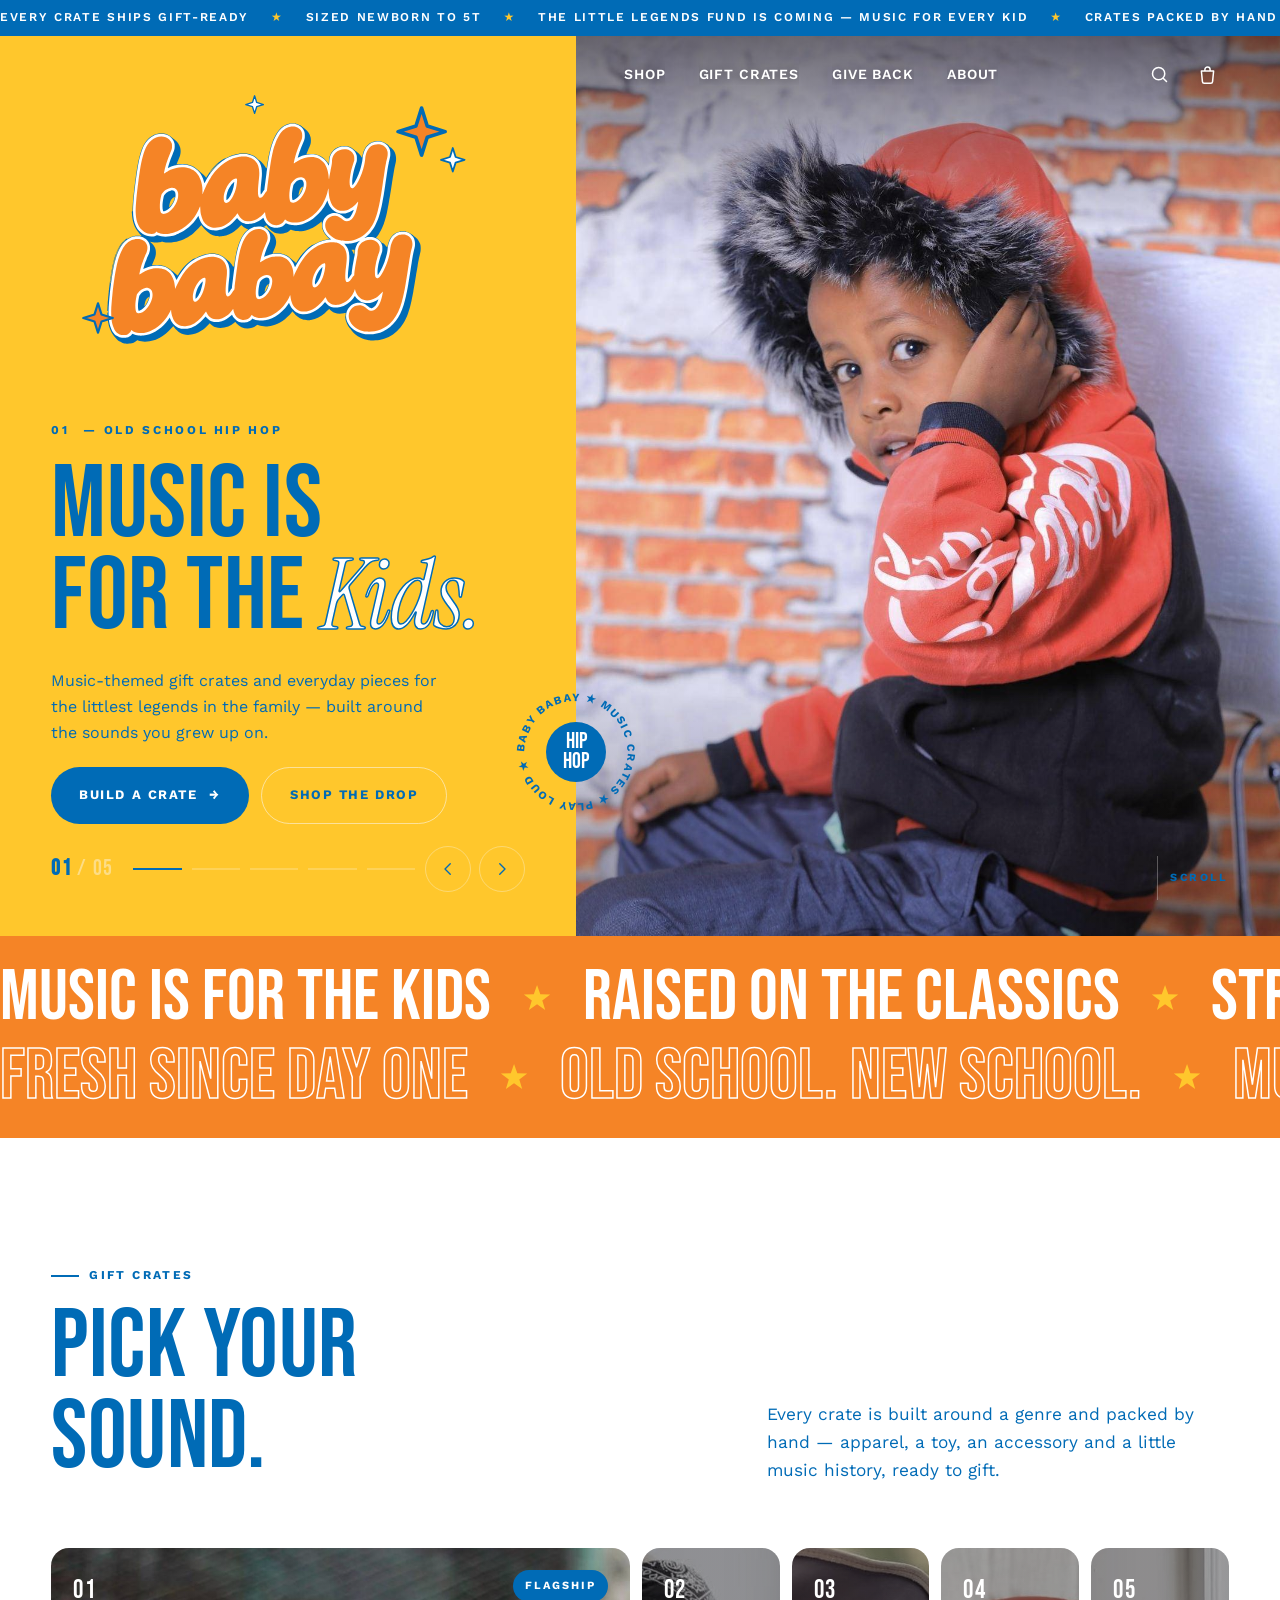
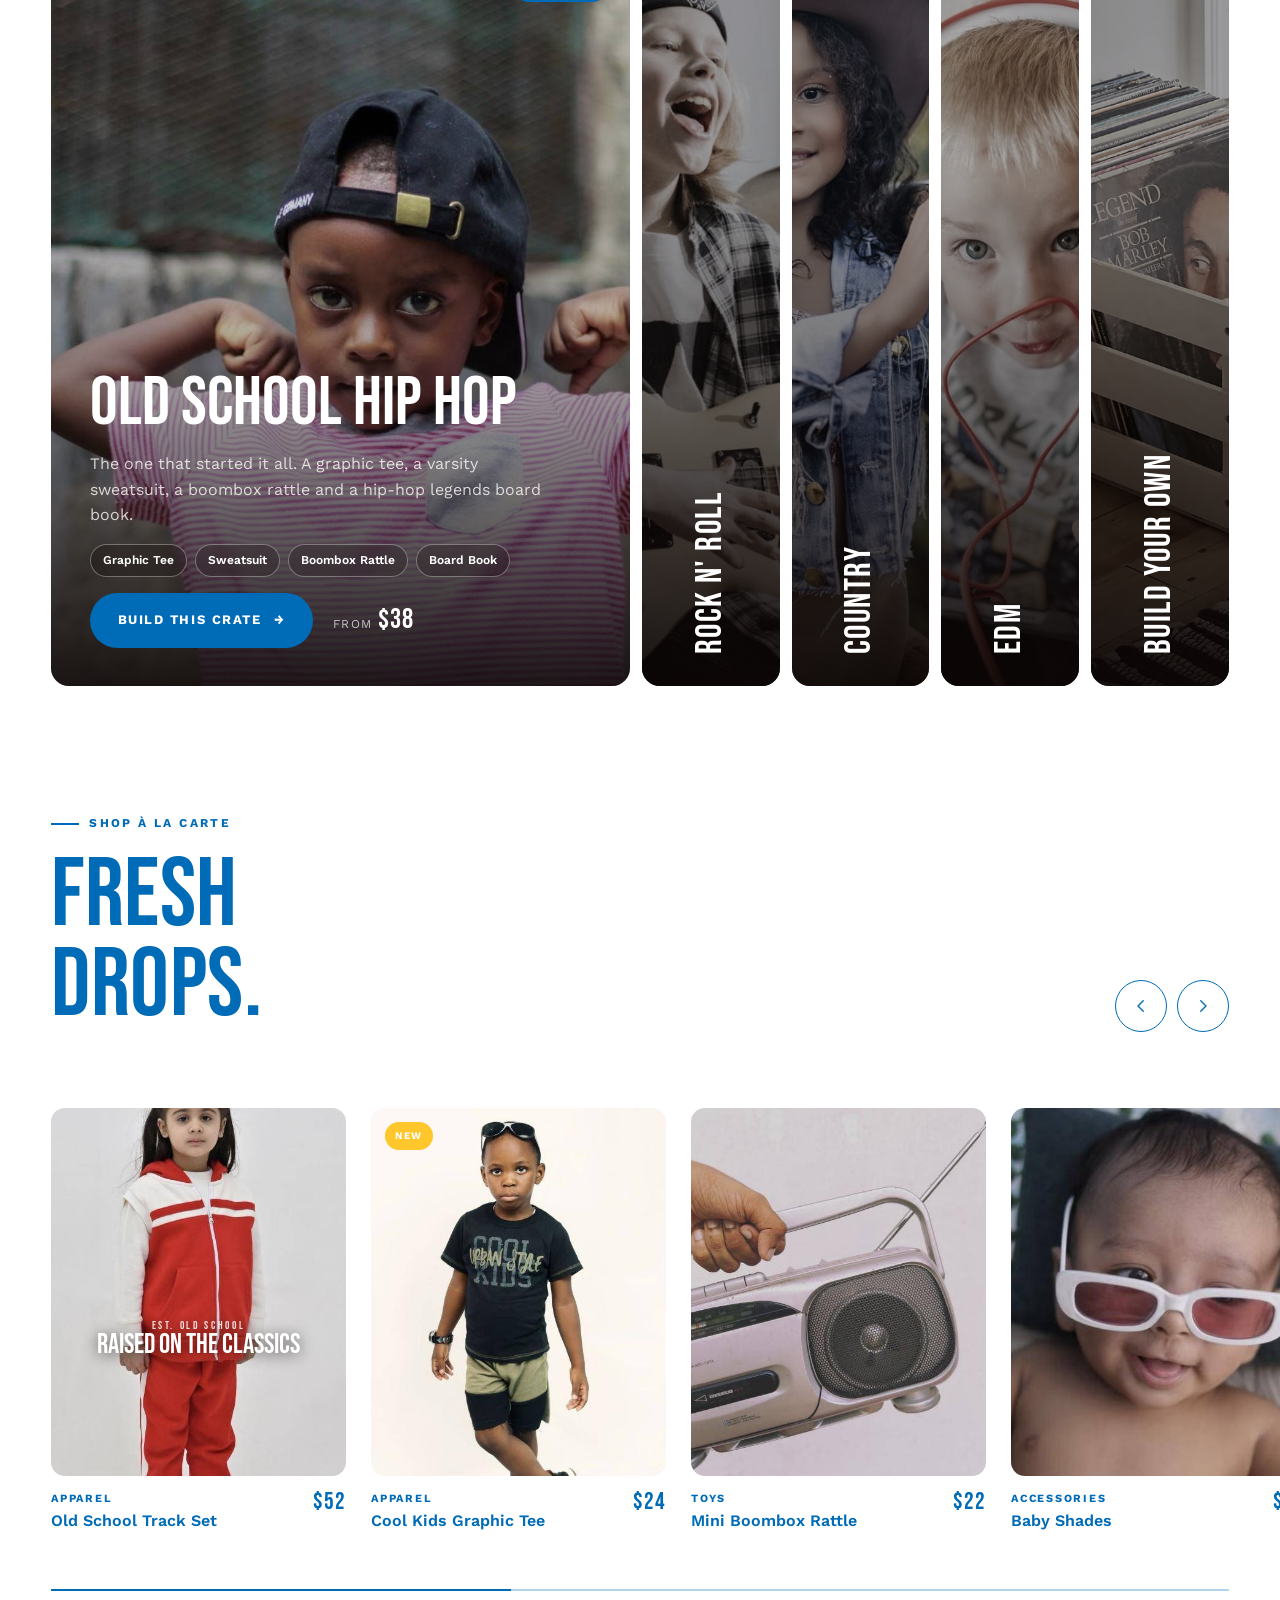
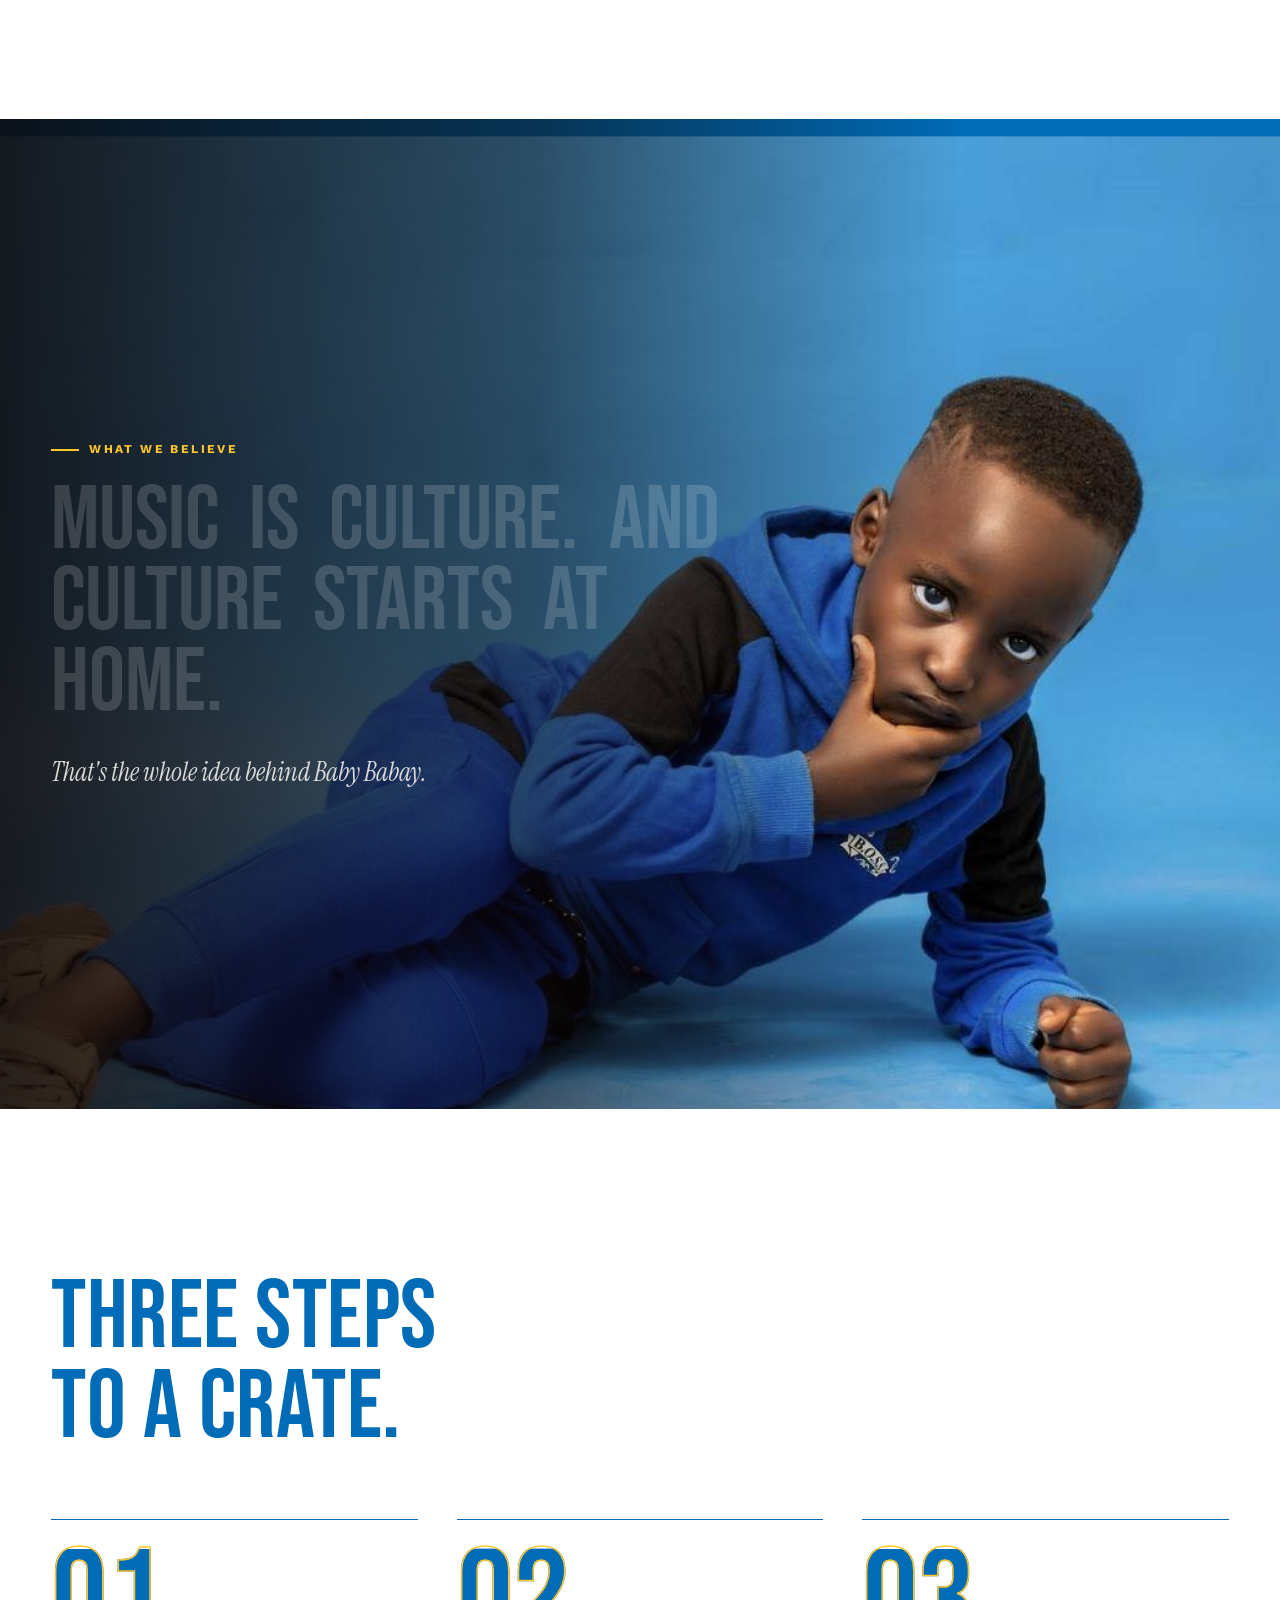
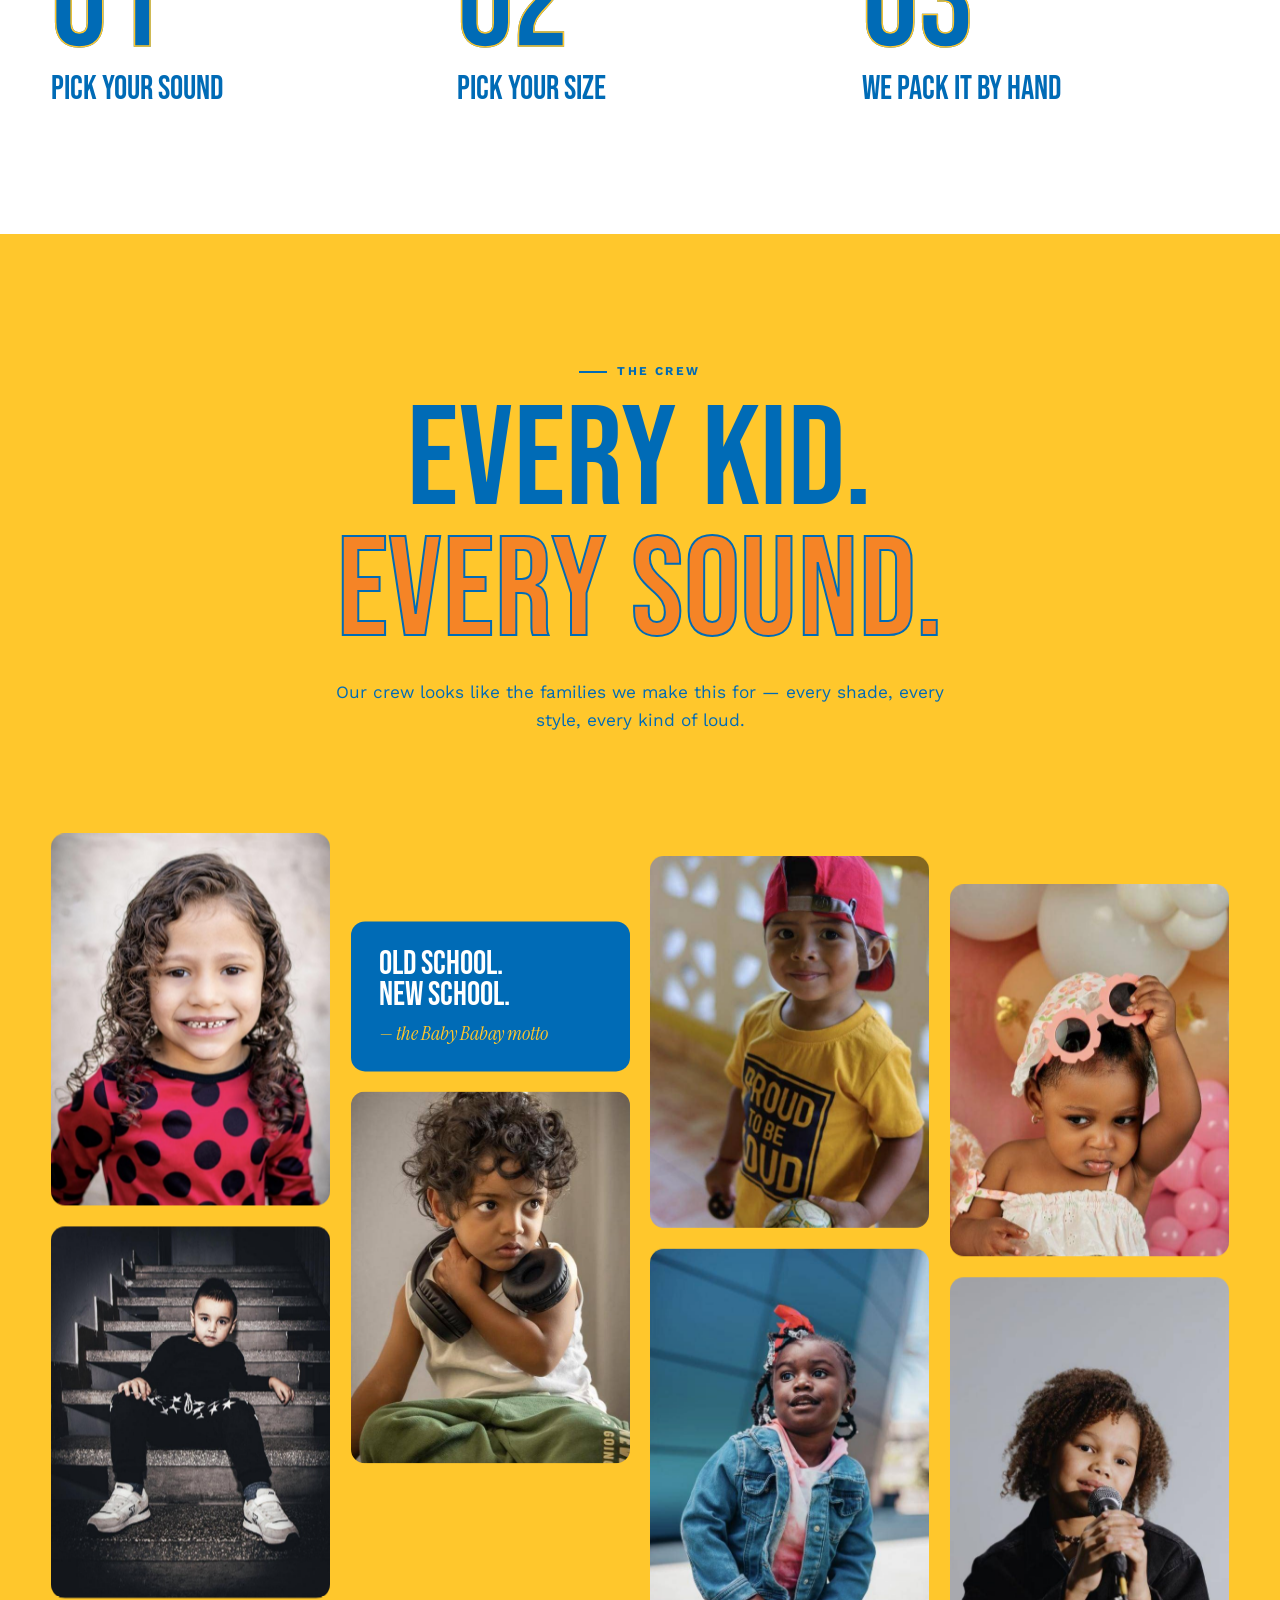
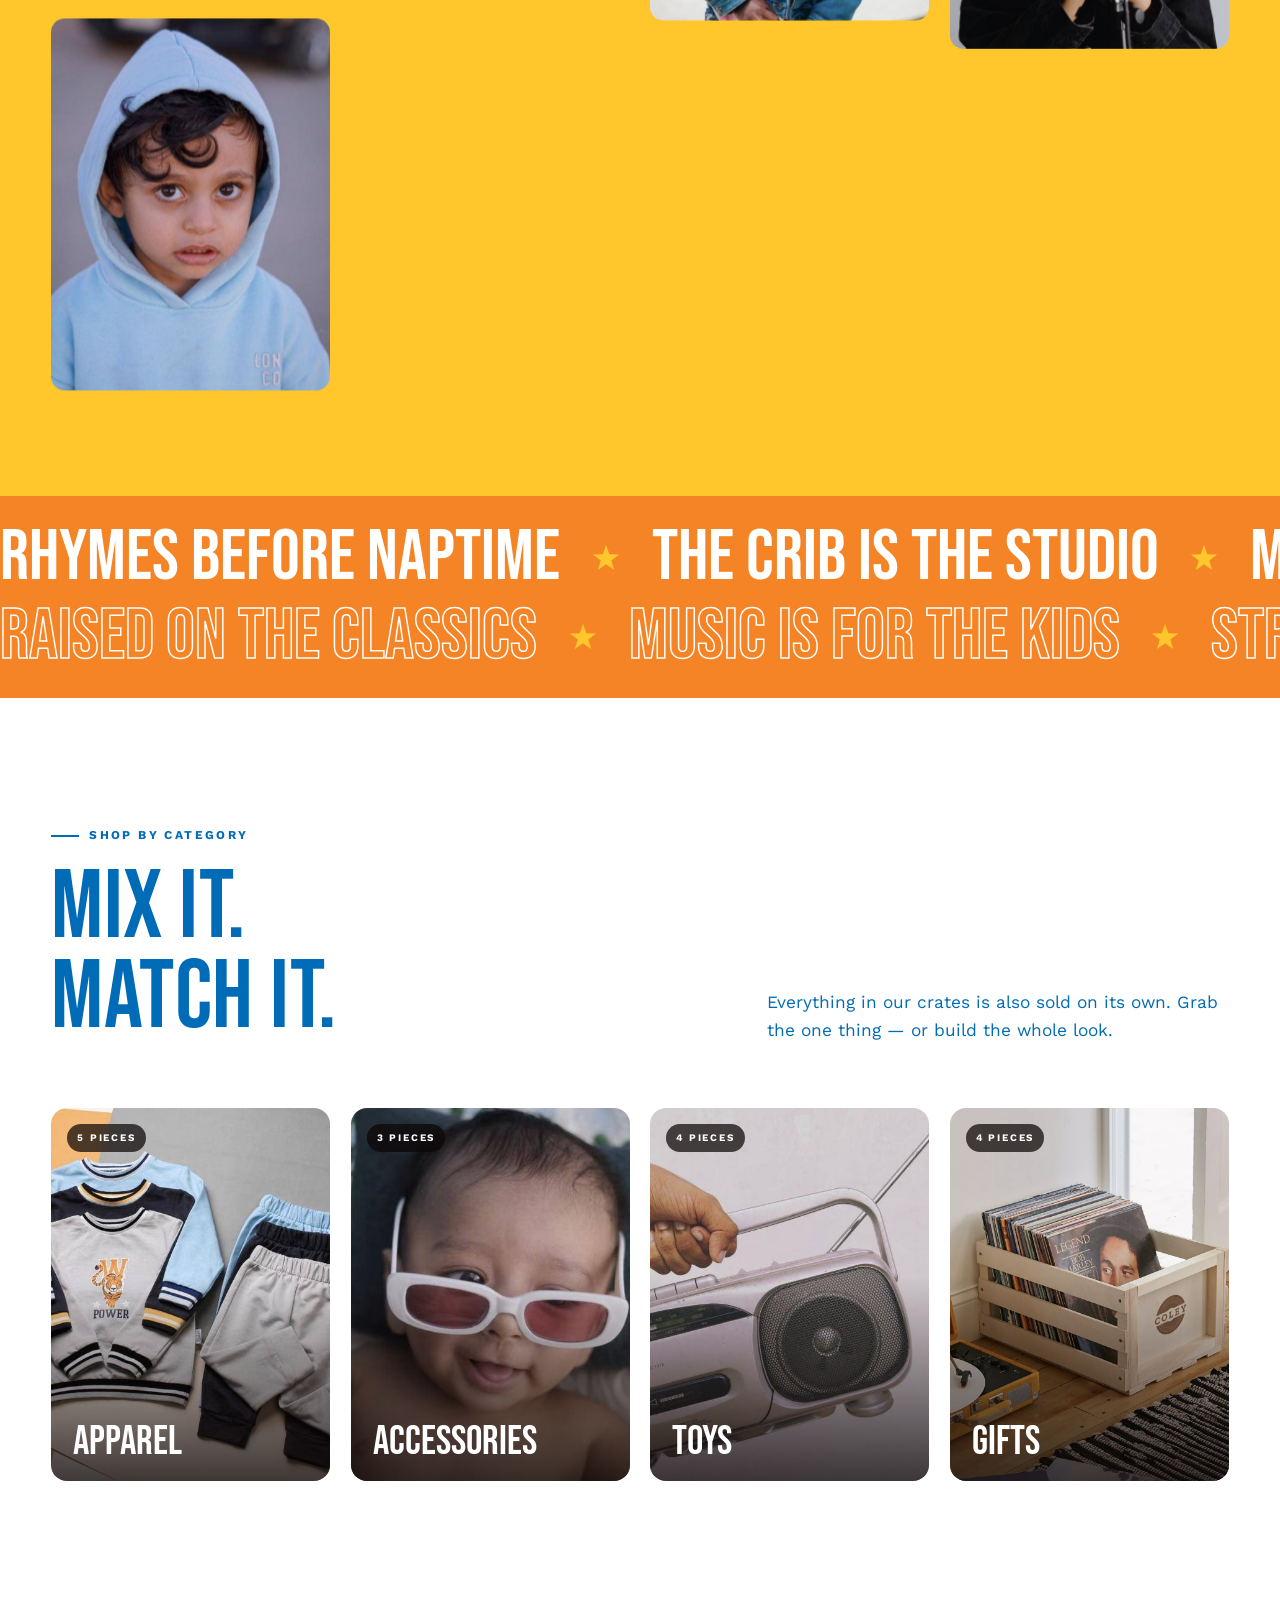
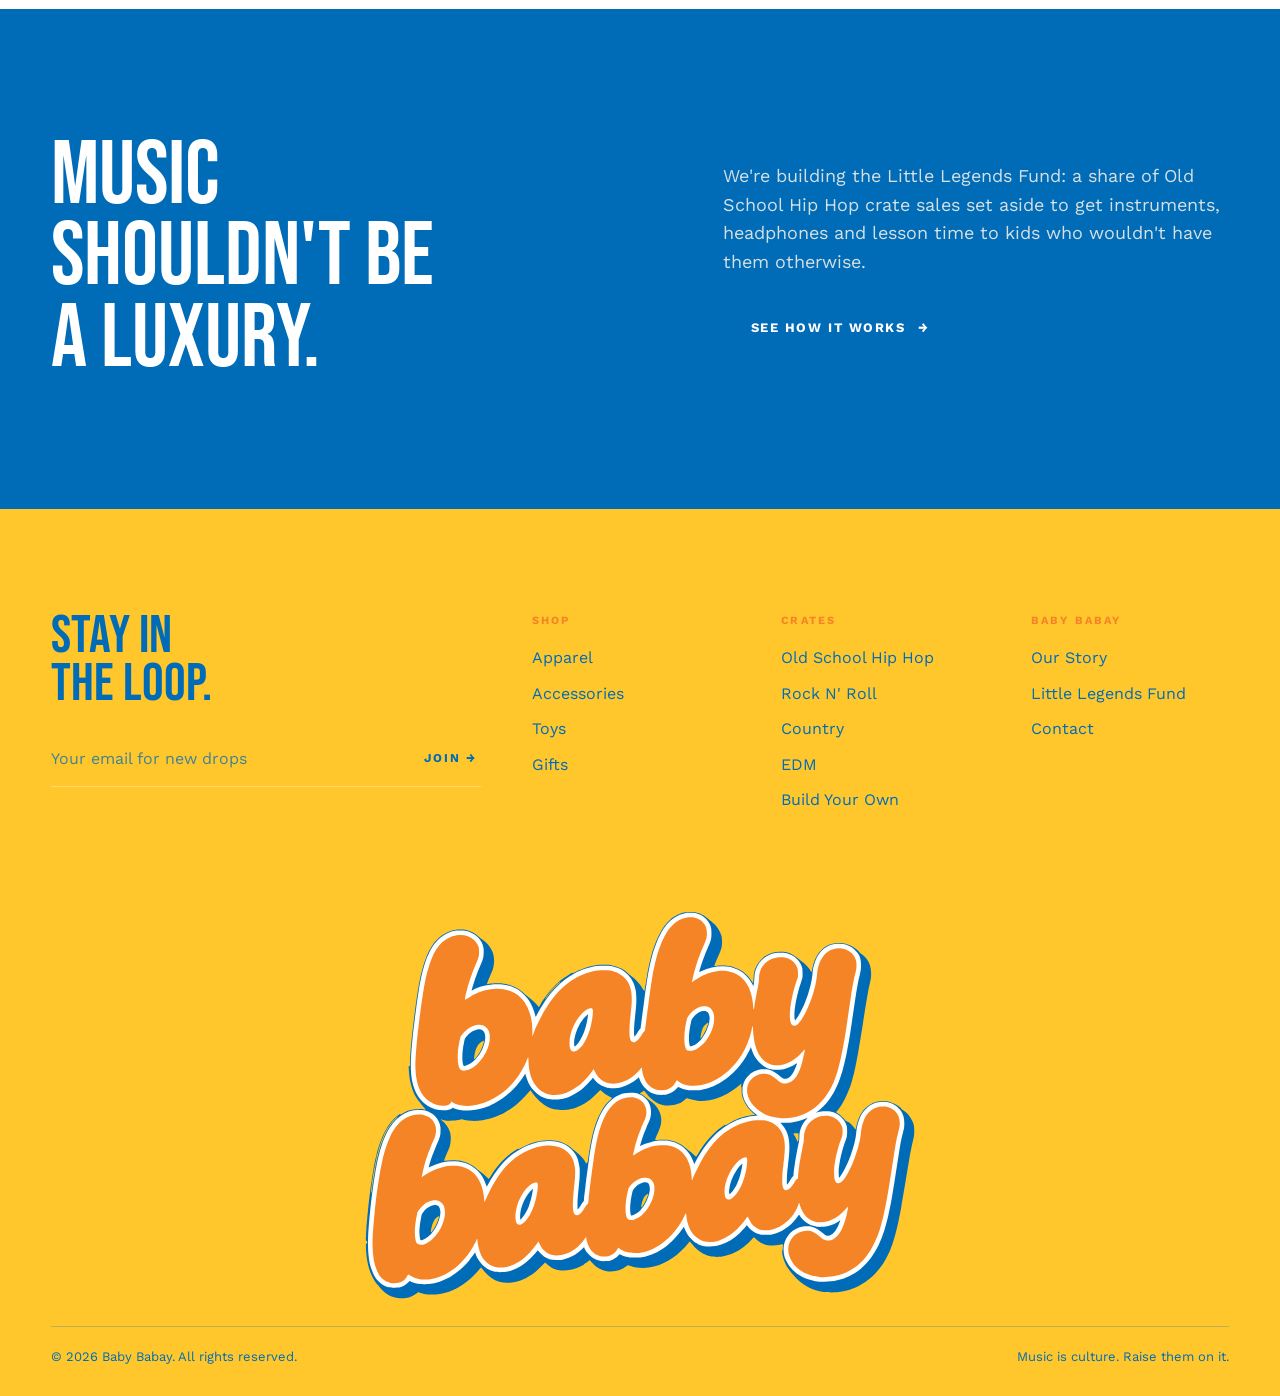
<file: index.html>
<!doctype html>
<html lang="en">
<head>
<script>if(/[?&]look=white/.test(location.search))document.documentElement.classList.add("look-white");</script>
<meta charset="utf-8">
<meta name="viewport" content="width=device-width, initial-scale=1, viewport-fit=cover">
<title>Baby Babay — Music-Themed Gift Crates &amp; Kids Boutique</title>
<meta name="description" content="Music-themed gift crates and everyday pieces for little legends. Old School Hip Hop, Rock N&#x27; Roll, Country and EDM crates, plus apparel, accessories, toys and gifts.">
<link rel="icon" type="image/svg+xml" href="img/favicon.svg?v=7">
<meta name="theme-color" content="#006BB6">
<link rel="preconnect" href="https://fonts.googleapis.com">
<link rel="preconnect" href="https://fonts.gstatic.com" crossorigin>
<link href="https://fonts.googleapis.com/css2?family=Bebas+Neue&family=Instrument+Serif:ital@0;1&family=Work+Sans:wght@400;500;600;700&display=swap" rel="stylesheet">
<link rel="stylesheet" href="styles.css?v=4"><link rel="stylesheet" href="theme-blue.css?v=22">
<script>document.documentElement.classList.add('js');setTimeout(function(){if(!window.__coley)document.documentElement.classList.remove('js')},3000);</script>
</head>
<body class="home">
<div class="curtain" aria-hidden="true"><span class="logo"><img src="img/logo-baby-babay-stacked.svg?v=10" alt=""></span></div>
<div class="announce" aria-label="Store news"><div class="announce-track"><span>Every crate ships gift-ready</span><span>Sized newborn to 5T</span><span>The Little Legends Fund is coming — music for every kid</span><span>Crates packed by hand</span><span>Every crate ships gift-ready</span><span>Sized newborn to 5T</span><span>The Little Legends Fund is coming — music for every kid</span><span>Crates packed by hand</span></div></div>
<header class="site-header is-over hide-logo">
  <button class="icon-btn menu-btn" type="button" data-menu-open aria-label="Open menu"><svg viewBox="0 0 24 24" fill="none" stroke="currentColor" stroke-width="1.8" stroke-linecap="round"><path d="M4 8h16M4 16h16"/></svg></button>
  <a class="logo" href="index.html" aria-label="Baby Babay home"><img class="logo-std" src="img/logo-baby-babay.svg?v=10" alt="Baby Babay" width="91" height="64"><img class="logo-orange" src="img/logo-baby-babay-on-orange.svg?v=10" alt="" aria-hidden="true" width="91" height="64"></a>
  <nav class="nav" aria-label="Main"><a class="nav-link" href="shop.html"><span data-text="Shop">Shop</span></a><a class="nav-link" href="gift-crates.html"><span data-text="Gift Crates">Gift Crates</span></a><a class="nav-link" href="giving-back.html"><span data-text="Give Back">Give Back</span></a><a class="nav-link" href="about.html"><span data-text="About">About</span></a></nav>
  <div class="header-actions">
    <a class="icon-btn" href="shop.html" aria-label="Search the shop"><svg viewBox="0 0 24 24" fill="none" stroke="currentColor" stroke-width="1.7" stroke-linecap="round"><circle cx="11" cy="11" r="7"/><path d="M20 20l-3.5-3.5"/></svg></a>
    <button class="icon-btn" type="button" data-open-bag aria-label="Open bag"><svg viewBox="0 0 24 24" fill="none" stroke="currentColor" stroke-width="1.7" stroke-linejoin="round"><path d="M5 8h14l-1.2 12.2a2 2 0 0 1-2 1.8H8.2a2 2 0 0 1-2-1.8z"/><path d="M9 8V6.5a3 3 0 0 1 6 0V8"/></svg><span class="bag-count">0</span></button>
  </div>
</header>
<div class="menu-overlay" aria-hidden="true">
  <button class="icon-btn close" type="button" data-menu-close aria-label="Close menu"><svg viewBox="0 0 24 24" fill="none" stroke="currentColor" stroke-width="1.8" stroke-linecap="round"><path d="M6 6l12 12M18 6L6 18"/></svg></button>
  <ul class="menu-links"><li><a href="index.html"><span>Home</span></a></li><li><a href="shop.html"><span>Shop</span></a></li><li><a href="gift-crates.html"><span>Gift Crates</span></a></li><li><a href="giving-back.html"><span>Give Back</span></a></li><li><a href="about.html"><span>About</span></a></li></ul>
  <p class="menu-foot">Raised on the classics.</p>
</div>

<main>
  <section class="hero" aria-label="Featured">
    <div class="hero-logo hero-logo-m"><img src="img/logo-baby-babay.svg?v=10" alt="" width="460" height="360"><svg class="hl-star s1" viewBox="-50 -50 100 100" aria-hidden="true"><path d="M0,-46 L11,-11 L46,0 L11,11 L0,46 L-11,11 L-46,0 L-11,-11Z" fill="#FFC72C" stroke="#006BB6" stroke-width="7" stroke-linejoin="round"/></svg><svg class="hl-star s2" viewBox="-50 -50 100 100" aria-hidden="true"><path d="M0,-46 L11,-11 L46,0 L11,11 L0,46 L-11,11 L-46,0 L-11,-11Z" fill="#FFC72C" stroke="#006BB6" stroke-width="7" stroke-linejoin="round"/></svg><svg class="hl-star s3" viewBox="-50 -50 100 100" aria-hidden="true"><path d="M0,-46 L11,-11 L46,0 L11,11 L0,46 L-11,11 L-46,0 L-11,-11Z" fill="#FFC72C" stroke="#006BB6" stroke-width="7" stroke-linejoin="round"/></svg><svg class="hl-star s4" viewBox="-50 -50 100 100" aria-hidden="true"><path d="M0,-46 L11,-11 L46,0 L11,11 L0,46 L-11,11 L-46,0 L-11,-11Z" fill="#FFC72C" stroke="#006BB6" stroke-width="7" stroke-linejoin="round"/></svg></div>
    <div class="hero-copy">
      <div class="hero-logo" data-reveal><img src="img/logo-baby-babay.svg?v=10" alt="Baby Babay" width="460" height="360"><svg class="hl-star s1" viewBox="-50 -50 100 100" aria-hidden="true"><path d="M0,-46 L11,-11 L46,0 L11,11 L0,46 L-11,11 L-46,0 L-11,-11Z" fill="#FFC72C" stroke="#006BB6" stroke-width="7" stroke-linejoin="round"/></svg><svg class="hl-star s2" viewBox="-50 -50 100 100" aria-hidden="true"><path d="M0,-46 L11,-11 L46,0 L11,11 L0,46 L-11,11 L-46,0 L-11,-11Z" fill="#FFC72C" stroke="#006BB6" stroke-width="7" stroke-linejoin="round"/></svg><svg class="hl-star s3" viewBox="-50 -50 100 100" aria-hidden="true"><path d="M0,-46 L11,-11 L46,0 L11,11 L0,46 L-11,11 L-46,0 L-11,-11Z" fill="#FFC72C" stroke="#006BB6" stroke-width="7" stroke-linejoin="round"/></svg><svg class="hl-star s4" viewBox="-50 -50 100 100" aria-hidden="true"><path d="M0,-46 L11,-11 L46,0 L11,11 L0,46 L-11,11 L-46,0 L-11,-11Z" fill="#FFC72C" stroke="#006BB6" stroke-width="7" stroke-linejoin="round"/></svg></div>
      <div class="hero-texts"><div class="hero-text" aria-hidden="false">
        <p class="hero-meta"><b>01</b> — Old School Hip Hop</p>
        <h1 class="hero-title"><span class="ln"><span>Music Is</span></span><span class="ln"><span>For The <em>Kids.</em></span></span></h1>
        <p class="hero-sub">Music-themed gift crates and everyday pieces for the littlest legends in the family — built around the sounds you grew up on.</p>
      </div><div class="hero-text" aria-hidden="true">
        <p class="hero-meta"><b>02</b> — Fresh Drops</p>
        <h2 class="hero-title"><span class="ln"><span>Fresh Since</span></span><span class="ln"><span>Day <em>One.</em></span></span></h2>
        <p class="hero-sub">Track sets, graphic tees, tiny shades. Real style for real little people, sized newborn to 5T.</p>
      </div><div class="hero-text" aria-hidden="true">
        <p class="hero-meta"><b>03</b> — Gift Crates</p>
        <h2 class="hero-title"><span class="ln"><span>Raised On</span></span><span class="ln"><span>The <em>Classics.</em></span></span></h2>
        <p class="hero-sub">Pick a sound, pick a size, and we pack a crate that sounds like home.</p>
      </div><div class="hero-text" aria-hidden="true">
        <p class="hero-meta"><b>04</b> — Little Legends</p>
        <h2 class="hero-title"><span class="ln"><span>Built For</span></span><span class="ln"><span><em>Legends.</em></span></span></h2>
        <p class="hero-sub">We&#x27;re building the Little Legends Fund to get music into the hands of kids who need it most.</p>
      </div><div class="hero-text" aria-hidden="true">
        <p class="hero-meta"><b>05</b> — The Fit Check</p>
        <h2 class="hero-title"><span class="ln"><span>Fresh Cut.</span></span><span class="ln"><span>Fresh <em>Fit.</em></span></span></h2>
        <p class="hero-sub">From the barber chair to the birthday party — they show up looking right.</p>
      </div></div>
      <div class="hero-ctas"><a class="btn btn-red" href="gift-crates.html">Build a Crate <span class="arrow">→</span></a><a class="btn btn-ghost" href="shop.html">Shop the Drop</a></div>
      <div class="hero-progress"><span class="hero-count"><b>01</b><span> / 05</span></span><button type="button" aria-label="Show slide 1"><i></i></button><button type="button" aria-label="Show slide 2"><i></i></button><button type="button" aria-label="Show slide 3"><i></i></button><button type="button" aria-label="Show slide 4"><i></i></button><button type="button" aria-label="Show slide 5"><i></i></button><div class="hero-nav"><button type="button" data-hero-prev aria-label="Previous slide"><svg width="18" height="18" viewBox="0 0 24 24" fill="none" stroke="currentColor" stroke-width="1.8" stroke-linecap="round" stroke-linejoin="round"><path d="M15 5l-7 7 7 7"/></svg></button><button type="button" data-hero-next aria-label="Next slide"><svg width="18" height="18" viewBox="0 0 24 24" fill="none" stroke="currentColor" stroke-width="1.8" stroke-linecap="round" stroke-linejoin="round"><path d="M9 5l7 7-7 7"/></svg></button></div></div>
    </div>
    <div class="hero-stage"><div class="hero-img"><img src="img/hero-1.jpg" alt="Boy in a red and black hooded jacket against a brick wall" width="1200" height="1600" fetchpriority="high"></div><div class="hero-img"><img src="img/hero-2.jpg" alt="Smiling kid in round sunglasses holding a camcorder on his shoulder" width="1200" height="1600" loading="lazy"></div><div class="hero-img"><img src="img/hero-3.jpg" alt="Kid singing into a microphone with eyes closed" width="1200" height="1600" loading="lazy"></div><div class="hero-img"><img src="img/hero-4.jpg" alt="Girl in a leather jacket holding a keyboard against a yellow wall" width="1200" height="1600" loading="lazy"></div><div class="hero-img"><img src="img/hero-5.jpg" alt="Toddler in round mirrored sunglasses at the barbershop" width="1200" height="1600" loading="lazy"></div></div>
    <div class="hero-badge" aria-hidden="true">
      <svg viewBox="0 0 120 120"><defs><path id="circ" d="M60,60 m-48,0 a48,48 0 1,1 96,0 a48,48 0 1,1 -96,0"/></defs><text font-family="Work Sans, sans-serif" font-size="10.4" font-weight="700" letter-spacing="3.1" fill="currentColor"><textPath href="#circ" textLength="296" lengthAdjust="spacing">BABY BABAY ★ MUSIC CRATES ★ PLAY LOUD ★</textPath></text></svg>
      <span class="core">Hip<br>Hop</span>
    </div>
    <div class="scroll-hint" aria-hidden="true"><i></i>Scroll</div>
  </section>

  <section class="marquee" aria-label="Baby Babay statements">
  <p class="sr-only">Music Is For The Kids · Raised On The Classics · Straight Outta The Crib · Boom Bap Before Bedtime · Fresh Since Day One · Old School. New School. · Music Is Culture · Lil&#x27; Legends Only</p>
  <div class="marquee-row " aria-hidden="true"><span>Music Is For The Kids<svg viewBox="0 0 24 24" fill="currentColor"><path d="M12 1.5l2.6 7.4 7.9.2-6.3 4.8 2.3 7.6L12 17l-6.5 4.5 2.3-7.6L1.5 9.1l7.9-.2z"/></svg></span><span>Raised On The Classics<svg viewBox="0 0 24 24" fill="currentColor"><path d="M12 1.5l2.6 7.4 7.9.2-6.3 4.8 2.3 7.6L12 17l-6.5 4.5 2.3-7.6L1.5 9.1l7.9-.2z"/></svg></span><span>Straight Outta The Crib<svg viewBox="0 0 24 24" fill="currentColor"><path d="M12 1.5l2.6 7.4 7.9.2-6.3 4.8 2.3 7.6L12 17l-6.5 4.5 2.3-7.6L1.5 9.1l7.9-.2z"/></svg></span><span>Boom Bap Before Bedtime<svg viewBox="0 0 24 24" fill="currentColor"><path d="M12 1.5l2.6 7.4 7.9.2-6.3 4.8 2.3 7.6L12 17l-6.5 4.5 2.3-7.6L1.5 9.1l7.9-.2z"/></svg></span><span>Music Is For The Kids<svg viewBox="0 0 24 24" fill="currentColor"><path d="M12 1.5l2.6 7.4 7.9.2-6.3 4.8 2.3 7.6L12 17l-6.5 4.5 2.3-7.6L1.5 9.1l7.9-.2z"/></svg></span><span>Raised On The Classics<svg viewBox="0 0 24 24" fill="currentColor"><path d="M12 1.5l2.6 7.4 7.9.2-6.3 4.8 2.3 7.6L12 17l-6.5 4.5 2.3-7.6L1.5 9.1l7.9-.2z"/></svg></span><span>Straight Outta The Crib<svg viewBox="0 0 24 24" fill="currentColor"><path d="M12 1.5l2.6 7.4 7.9.2-6.3 4.8 2.3 7.6L12 17l-6.5 4.5 2.3-7.6L1.5 9.1l7.9-.2z"/></svg></span><span>Boom Bap Before Bedtime<svg viewBox="0 0 24 24" fill="currentColor"><path d="M12 1.5l2.6 7.4 7.9.2-6.3 4.8 2.3 7.6L12 17l-6.5 4.5 2.3-7.6L1.5 9.1l7.9-.2z"/></svg></span></div>
  <div class="marquee-row rev outline" aria-hidden="true"><span>Fresh Since Day One<svg viewBox="0 0 24 24" fill="currentColor"><path d="M12 1.5l2.6 7.4 7.9.2-6.3 4.8 2.3 7.6L12 17l-6.5 4.5 2.3-7.6L1.5 9.1l7.9-.2z"/></svg></span><span>Old School. New School.<svg viewBox="0 0 24 24" fill="currentColor"><path d="M12 1.5l2.6 7.4 7.9.2-6.3 4.8 2.3 7.6L12 17l-6.5 4.5 2.3-7.6L1.5 9.1l7.9-.2z"/></svg></span><span>Music Is Culture<svg viewBox="0 0 24 24" fill="currentColor"><path d="M12 1.5l2.6 7.4 7.9.2-6.3 4.8 2.3 7.6L12 17l-6.5 4.5 2.3-7.6L1.5 9.1l7.9-.2z"/></svg></span><span>Lil&#x27; Legends Only<svg viewBox="0 0 24 24" fill="currentColor"><path d="M12 1.5l2.6 7.4 7.9.2-6.3 4.8 2.3 7.6L12 17l-6.5 4.5 2.3-7.6L1.5 9.1l7.9-.2z"/></svg></span><span>Fresh Since Day One<svg viewBox="0 0 24 24" fill="currentColor"><path d="M12 1.5l2.6 7.4 7.9.2-6.3 4.8 2.3 7.6L12 17l-6.5 4.5 2.3-7.6L1.5 9.1l7.9-.2z"/></svg></span><span>Old School. New School.<svg viewBox="0 0 24 24" fill="currentColor"><path d="M12 1.5l2.6 7.4 7.9.2-6.3 4.8 2.3 7.6L12 17l-6.5 4.5 2.3-7.6L1.5 9.1l7.9-.2z"/></svg></span><span>Music Is Culture<svg viewBox="0 0 24 24" fill="currentColor"><path d="M12 1.5l2.6 7.4 7.9.2-6.3 4.8 2.3 7.6L12 17l-6.5 4.5 2.3-7.6L1.5 9.1l7.9-.2z"/></svg></span><span>Lil&#x27; Legends Only<svg viewBox="0 0 24 24" fill="currentColor"><path d="M12 1.5l2.6 7.4 7.9.2-6.3 4.8 2.3 7.6L12 17l-6.5 4.5 2.3-7.6L1.5 9.1l7.9-.2z"/></svg></span></div>
</section>

  <section class="section wrap" id="crates">
    <div class="sec-head">
      <div style="display:flex;flex-direction:column;gap:18px"><span class="eyebrow" data-reveal>Gift Crates</span><h2 class="display d-xl" data-lines><span class="ln"><span>Pick Your</span></span><span class="ln"><span>Sound.</span></span></h2></div>
      <p class="lede" data-reveal style="--d:150ms">Every crate is built around a genre and packed by hand — apparel, a toy, an accessory and a little music history, ready to gift.</p>
    </div>
    <div class="crates-acc" data-reveal><div class="acc-panel is-open" data-genre="hiphop" tabindex="0" aria-label="Old School Hip Hop crate">
      <img src="img/crate-hiphop.jpg" alt="Black boy in a backwards cap flexing both arms" loading="lazy" width="900" height="1200">
      <span class="acc-num">01</span><span class="acc-tag">Flagship</span>
      <span class="acc-vert" aria-hidden="true">Old School Hip Hop</span>
      <div class="acc-body">
        <h3>Old School Hip Hop</h3>
        <p>The one that started it all. A graphic tee, a varsity sweatsuit, a boombox rattle and a hip-hop legends board book.</p>
        <ul class="acc-chips"><li>Graphic Tee</li><li>Sweatsuit</li><li>Boombox Rattle</li><li>Board Book</li></ul>
        <div class="acc-foot"><a class="btn btn-red" href="gift-crates.html#hiphop">Build this crate <span class="arrow">→</span></a><span class="acc-price"><small>From</small>$38</span></div>
      </div>
    </div><div class="acc-panel" data-genre="rock" tabindex="0" aria-label="Rock N&#x27; Roll crate">
      <img src="img/crate-rock.jpg" alt="Kid in a bandana and flannel playing an electric guitar" loading="lazy" width="900" height="1200">
      <span class="acc-num">02</span><span class="acc-tag">Turn It Up</span>
      <span class="acc-vert" aria-hidden="true">Rock N&#x27; Roll</span>
      <div class="acc-body">
        <h3>Rock N&#x27; Roll</h3>
        <p>Moto-jacket energy for the loudest one in the house. Mini headphones, a plush cassette and glitter high-tops.</p>
        <ul class="acc-chips"><li>Moto Jacket</li><li>Headphones</li><li>Plush Cassette</li><li>High-Tops</li></ul>
        <div class="acc-foot"><a class="btn btn-red" href="gift-crates.html#rock">Build this crate <span class="arrow">→</span></a><span class="acc-price"><small>From</small>$38</span></div>
      </div>
    </div><div class="acc-panel" data-genre="country" tabindex="0" aria-label="Country crate">
      <img src="img/crate-country.jpg?v=9" alt="Smiling girl in a cowboy hat and denim jacket leaning on a fence" loading="lazy" width="900" height="1200">
      <span class="acc-num">03</span><span class="acc-tag">Boots Up</span>
      <span class="acc-vert" aria-hidden="true">Country</span>
      <div class="acc-body">
        <h3>Country</h3>
        <p>Hat-on, boots-up comfort. A cowboy hat rattle, denim overalls and soft-sole kicks for first steps.</p>
        <ul class="acc-chips"><li>Hat Rattle</li><li>Denim Overalls</li><li>Soft Kicks</li><li>Board Book</li></ul>
        <div class="acc-foot"><a class="btn btn-red" href="gift-crates.html#country">Build this crate <span class="arrow">→</span></a><span class="acc-price"><small>From</small>$38</span></div>
      </div>
    </div><div class="acc-panel" data-genre="edm" tabindex="0" aria-label="EDM crate">
      <img src="img/crate-edm.jpg?v=9" alt="Toddler in big red headphones mixing on a tablet" loading="lazy" width="900" height="1200">
      <span class="acc-num">04</span><span class="acc-tag">Drop The Beat</span>
      <span class="acc-vert" aria-hidden="true">EDM</span>
      <div class="acc-body">
        <h3>EDM</h3>
        <p>For the littlest DJ in the house. Mini headphones, a glow-up tee and a boombox rattle to drop the beat at bedtime.</p>
        <ul class="acc-chips"><li>Mini Headphones</li><li>Graphic Tee</li><li>Boombox Rattle</li><li>Baby Shades</li></ul>
        <div class="acc-foot"><a class="btn btn-red" href="gift-crates.html#edm">Build this crate <span class="arrow">→</span></a><span class="acc-price"><small>From</small>$38</span></div>
      </div>
    </div><div class="acc-panel" data-genre="build" tabindex="0" aria-label="Build Your Own crate">
      <img src="img/crate-build.jpg?v=9" alt="Wooden record crate packed with vinyl" loading="lazy" width="900" height="1200">
      <span class="acc-num">05</span><span class="acc-tag">Your Mix</span>
      <span class="acc-vert" aria-hidden="true">Build Your Own</span>
      <div class="acc-body">
        <h3>Build Your Own</h3>
        <p>Mix and match from the whole shop. Three, five or seven pieces, packed by hand in our signature crate.</p>
        <ul class="acc-chips"><li>3 Pieces</li><li>5 Pieces</li><li>7 Pieces</li><li>Gift Note</li></ul>
        <div class="acc-foot"><a class="btn btn-red" href="gift-crates.html">Build this crate <span class="arrow">→</span></a><span class="acc-price"><small>From</small>$38</span></div>
      </div>
    </div></div>
  </section>

  <section class="section" style="padding-top:0" aria-label="Fresh drops">
    <div class="sec-head wrap">
      <div style="display:flex;flex-direction:column;gap:18px"><span class="eyebrow" data-reveal>Shop À La Carte</span><h2 class="display d-xl" data-lines><span class="ln"><span>Fresh</span></span><span class="ln"><span>Drops.</span></span></h2></div>
      <div class="rail-nav"><button type="button" data-rail-prev aria-label="Scroll products left"><svg width="18" height="18" viewBox="0 0 24 24" fill="none" stroke="currentColor" stroke-width="1.8" stroke-linecap="round" stroke-linejoin="round"><path d="M15 5l-7 7 7 7"/></svg></button><button type="button" data-rail-next aria-label="Scroll products right"><svg width="18" height="18" viewBox="0 0 24 24" fill="none" stroke="currentColor" stroke-width="1.8" stroke-linecap="round" stroke-linejoin="round"><path d="M9 5l7 7-7 7"/></svg></button></div>
    </div>
    <div class="rail-wrap">
      <div class="rail" data-cursor="Drag"><article class="p-card" data-id="track" data-cat="apparel" data-price="52" data-order="0">
  <div class="p-media" data-quickview data-cursor="View">
    <img src="img/p-tracksuit.jpg" alt="Girl in a red and white track set" loading="lazy" width="600" height="600"><span class="p-stamp"><small>Est. Old School</small><b>Raised On The Classics</b></span>
    <div class="p-actions"><button type="button" class="p-add" data-add="track" aria-label="Quick add Old School Track Set to bag">Quick Add +</button><button type="button" class="p-view" data-quickview aria-label="Quick view Old School Track Set"><svg viewBox="0 0 24 24" fill="none" stroke="currentColor" stroke-width="1.8"><path d="M2 12s3.6-7 10-7 10 7 10 7-3.6 7-10 7S2 12 2 12z"/><circle cx="12" cy="12" r="3"/></svg></button></div>
  </div>
  <div class="p-info"><div><p class="p-cat">Apparel</p><h3 class="p-name">Old School Track Set</h3></div><p class="p-price">$52</p></div>
</article><article class="p-card" data-id="tee" data-cat="apparel" data-price="24" data-order="0">
  <div class="p-media" data-quickview data-cursor="View">
    <img src="img/p-tee.jpg" alt="Boy in a black “Cool Kids” graphic tee and olive shorts" loading="lazy" width="600" height="600"><span class="p-badge new">New</span>
    <div class="p-actions"><button type="button" class="p-add" data-add="tee" aria-label="Quick add Cool Kids Graphic Tee to bag">Quick Add +</button><button type="button" class="p-view" data-quickview aria-label="Quick view Cool Kids Graphic Tee"><svg viewBox="0 0 24 24" fill="none" stroke="currentColor" stroke-width="1.8"><path d="M2 12s3.6-7 10-7 10 7 10 7-3.6 7-10 7S2 12 2 12z"/><circle cx="12" cy="12" r="3"/></svg></button></div>
  </div>
  <div class="p-info"><div><p class="p-cat">Apparel</p><h3 class="p-name">Cool Kids Graphic Tee</h3></div><p class="p-price">$24</p></div>
</article><article class="p-card" data-id="boombox" data-cat="toys" data-price="22" data-order="0">
  <div class="p-media" data-quickview data-cursor="View">
    <img src="img/p-boombox.jpg" alt="Hand carrying a silver boombox" loading="lazy" width="600" height="600">
    <div class="p-actions"><button type="button" class="p-add" data-add="boombox" aria-label="Quick add Mini Boombox Rattle to bag">Quick Add +</button><button type="button" class="p-view" data-quickview aria-label="Quick view Mini Boombox Rattle"><svg viewBox="0 0 24 24" fill="none" stroke="currentColor" stroke-width="1.8"><path d="M2 12s3.6-7 10-7 10 7 10 7-3.6 7-10 7S2 12 2 12z"/><circle cx="12" cy="12" r="3"/></svg></button></div>
  </div>
  <div class="p-info"><div><p class="p-cat">Toys</p><h3 class="p-name">Mini Boombox Rattle</h3></div><p class="p-price">$22</p></div>
</article><article class="p-card" data-id="shades" data-cat="accessories" data-price="16" data-order="0">
  <div class="p-media" data-quickview data-cursor="View">
    <img src="img/p-shades.jpg" alt="Smiling baby wearing white sunglasses" loading="lazy" width="600" height="600">
    <div class="p-actions"><button type="button" class="p-add" data-add="shades" aria-label="Quick add Baby Shades to bag">Quick Add +</button><button type="button" class="p-view" data-quickview aria-label="Quick view Baby Shades"><svg viewBox="0 0 24 24" fill="none" stroke="currentColor" stroke-width="1.8"><path d="M2 12s3.6-7 10-7 10 7 10 7-3.6 7-10 7S2 12 2 12z"/><circle cx="12" cy="12" r="3"/></svg></button></div>
  </div>
  <div class="p-info"><div><p class="p-cat">Accessories</p><h3 class="p-name">Baby Shades</h3></div><p class="p-price">$16</p></div>
</article><article class="p-card" data-id="varsity" data-cat="apparel" data-price="48" data-order="0">
  <div class="p-media" data-quickview data-cursor="View">
    <img src="img/p-varsity.jpg" alt="Kids sweatsuit sets with varsity stripe trim laid flat" loading="lazy" width="600" height="600"><span class="p-badge new">New</span>
    <div class="p-actions"><button type="button" class="p-add" data-add="varsity" aria-label="Quick add Lil&#x27; Varsity Sweatsuit Set to bag">Quick Add +</button><button type="button" class="p-view" data-quickview aria-label="Quick view Lil&#x27; Varsity Sweatsuit Set"><svg viewBox="0 0 24 24" fill="none" stroke="currentColor" stroke-width="1.8"><path d="M2 12s3.6-7 10-7 10 7 10 7-3.6 7-10 7S2 12 2 12z"/><circle cx="12" cy="12" r="3"/></svg></button></div>
  </div>
  <div class="p-info"><div><p class="p-cat">Apparel</p><h3 class="p-name">Lil&#x27; Varsity Sweatsuit Set</h3></div><p class="p-price">$48</p></div>
</article><article class="p-card" data-id="moto" data-cat="apparel" data-price="58" data-order="0">
  <div class="p-media" data-quickview data-cursor="View">
    <img src="img/p-rockstar.jpg" alt="Toddler in a black moto jacket and aviator shades" loading="lazy" width="600" height="600"><span class="p-badge new">New</span>
    <div class="p-actions"><button type="button" class="p-add" data-add="moto" aria-label="Quick add Rockstar Moto Jacket to bag">Quick Add +</button><button type="button" class="p-view" data-quickview aria-label="Quick view Rockstar Moto Jacket"><svg viewBox="0 0 24 24" fill="none" stroke="currentColor" stroke-width="1.8"><path d="M2 12s3.6-7 10-7 10 7 10 7-3.6 7-10 7S2 12 2 12z"/><circle cx="12" cy="12" r="3"/></svg></button></div>
  </div>
  <div class="p-info"><div><p class="p-cat">Apparel</p><h3 class="p-name">Rockstar Moto Jacket</h3></div><p class="p-price">$58</p></div>
</article><article class="p-card" data-id="cassettes" data-cat="toys" data-price="26" data-order="0">
  <div class="p-media" data-quickview data-cursor="View">
    <img src="img/p-cassettes.jpg" alt="Wall of colorful vintage cassette tapes" loading="lazy" width="600" height="600">
    <div class="p-actions"><button type="button" class="p-add" data-add="cassettes" aria-label="Quick add Plush Cassette Buddy to bag">Quick Add +</button><button type="button" class="p-view" data-quickview aria-label="Quick view Plush Cassette Buddy"><svg viewBox="0 0 24 24" fill="none" stroke="currentColor" stroke-width="1.8"><path d="M2 12s3.6-7 10-7 10 7 10 7-3.6 7-10 7S2 12 2 12z"/><circle cx="12" cy="12" r="3"/></svg></button></div>
  </div>
  <div class="p-info"><div><p class="p-cat">Toys</p><h3 class="p-name">Plush Cassette Buddy</h3></div><p class="p-price">$26</p></div>
</article><article class="p-card" data-id="sneakers" data-cat="accessories" data-price="34" data-order="0">
  <div class="p-media" data-quickview data-cursor="View">
    <img src="img/p-sneakers.jpg" alt="Tiny black glitter high-top sneakers" loading="lazy" width="600" height="600">
    <div class="p-actions"><button type="button" class="p-add" data-add="sneakers" aria-label="Quick add Glitter High-Tops to bag">Quick Add +</button><button type="button" class="p-view" data-quickview aria-label="Quick view Glitter High-Tops"><svg viewBox="0 0 24 24" fill="none" stroke="currentColor" stroke-width="1.8"><path d="M2 12s3.6-7 10-7 10 7 10 7-3.6 7-10 7S2 12 2 12z"/><circle cx="12" cy="12" r="3"/></svg></button></div>
  </div>
  <div class="p-info"><div><p class="p-cat">Accessories</p><h3 class="p-name">Glitter High-Tops</h3></div><p class="p-price">$34</p></div>
</article><article class="p-card" data-id="overalls" data-cat="apparel" data-price="42" data-order="0">
  <div class="p-media" data-quickview data-cursor="View">
    <img src="img/p-overalls.jpg" alt="Toddler in a pink beanie, striped tee and denim overalls" loading="lazy" width="600" height="600">
    <div class="p-actions"><button type="button" class="p-add" data-add="overalls" aria-label="Quick add Denim Overall Set to bag">Quick Add +</button><button type="button" class="p-view" data-quickview aria-label="Quick view Denim Overall Set"><svg viewBox="0 0 24 24" fill="none" stroke="currentColor" stroke-width="1.8"><path d="M2 12s3.6-7 10-7 10 7 10 7-3.6 7-10 7S2 12 2 12z"/><circle cx="12" cy="12" r="3"/></svg></button></div>
  </div>
  <div class="p-info"><div><p class="p-cat">Apparel</p><h3 class="p-name">Denim Overall Set</h3></div><p class="p-price">$42</p></div>
</article><article class="p-card" data-id="book-hiphop" data-cat="gifts" data-price="15" data-order="0">
  <div class="p-media" data-quickview data-cursor="View">
    <div class="book b-red" style="position:absolute;inset:0"><span class="bk-top">Board Book · Baby Babay</span><span class="bk-name">Hip Hop Legends</span><span class="bk-disc"></span></div>
    <div class="p-actions"><button type="button" class="p-add" data-add="book-hiphop" aria-label="Quick add Music Legends Board Book: Hip Hop to bag">Quick Add +</button><button type="button" class="p-view" data-quickview aria-label="Quick view Music Legends Board Book: Hip Hop"><svg viewBox="0 0 24 24" fill="none" stroke="currentColor" stroke-width="1.8"><path d="M2 12s3.6-7 10-7 10 7 10 7-3.6 7-10 7S2 12 2 12z"/><circle cx="12" cy="12" r="3"/></svg></button></div>
  </div>
  <div class="p-info"><div><p class="p-cat">Gifts</p><h3 class="p-name">Music Legends Board Book: Hip Hop</h3></div><p class="p-price">$15</p></div>
</article></div>
      <div class="rail-bar"><i></i></div>
    </div>
  </section>

  <section class="band" aria-label="Our belief">
    <div class="band-media" data-parallax="0.12"><img src="img/band.jpg" alt="Boy in a blue tracksuit lying on a blue backdrop, chin in hand" loading="lazy" width="1600" height="1000"></div>
    <div class="band-copy">
      <span class="eyebrow" style="color:var(--red-hot)">What We Believe</span>
      <p class="words" data-words style="margin-top:22px">Music* Is Culture. And Culture Starts At Home*.</p>
      <p class="band-sig">That's the whole idea behind Baby Babay.</p>
    </div>
  </section>

  <section class="section wrap" aria-label="How it works">
    <div class="sec-head">
      <div style="display:flex;flex-direction:column;gap:18px"><span class="eyebrow" data-reveal>How It Works</span><h2 class="display d-xl" data-lines><span class="ln"><span>Three Steps</span></span><span class="ln"><span>To A Crate.</span></span></h2></div>
    </div>
    <div class="steps">
      <div class="step"><span class="step-n">01</span><h3>Pick Your Sound</h3></div>
      <div class="step"><span class="step-n">02</span><h3>Pick Your Size</h3></div>
      <div class="step"><span class="step-n">03</span><h3>We Pack It By Hand</h3></div>
    </div>
  </section>

  <section class="section crew wrap" aria-label="The crew">
    <div class="crew-head">
      <span class="eyebrow" data-reveal>The Crew</span>
      <h2 class="display d-xxl" data-lines><span class="ln"><span>Every Kid.</span></span><span class="ln"><span><span class="red">Every Sound.</span></span></span></h2>
      <p class="lede" data-reveal>Our crew looks like the families we make this for — every shade, every style, every kind of loud.</p>
    </div>
    <div class="crew-grid"><div class="crew-col" data-parallax="0.04"><a href="shop.html" data-cursor="Shop"><figure class="crew-card" data-reveal="clip" style="margin:0"><img src="img/lb-1.jpg?v=9" alt="Smiling curly-haired girl in a red polka-dot top" loading="lazy" width="600" height="800"><figcaption><b>Polka Dot Party</b><span>Shop the look</span></figcaption></figure></a><a href="shop.html" data-cursor="Shop"><figure class="crew-card" data-reveal="clip" style="margin:0"><img src="img/lb-11.jpg?v=1" alt="Boy in a black star-print sweatsuit sitting on concrete stairs" loading="lazy" width="600" height="800"><figcaption><b>Block Party</b><span>Shop the look</span></figcaption></figure></a><a href="shop.html" data-cursor="Shop"><figure class="crew-card" data-reveal="clip" style="margin:0"><img src="img/lb-8.jpg" alt="Toddler in a pale blue hoodie" loading="lazy" width="600" height="800"><figcaption><b>Hood Up</b><span>Shop the look</span></figcaption></figure></a></div><div class="crew-col" data-parallax="-0.06"><div class="crew-quote" data-reveal>Old school.<br>New school.<small>— the Baby Babay motto</small></div><a href="shop.html" data-cursor="Shop"><figure class="crew-card" data-reveal="clip" style="margin:0"><img src="img/lb-4.jpg" alt="Curly-haired toddler with headphones around his neck" loading="lazy" width="600" height="800"><figcaption><b>Headphones On</b><span>Shop the look</span></figcaption></figure></a></div><div class="crew-col" data-parallax="0.08"><a href="shop.html" data-cursor="Shop"><figure class="crew-card" data-reveal="clip" style="margin:0"><img src="img/lb-5.jpg" alt="Smiling boy in a backwards red cap and yellow tee" loading="lazy" width="600" height="800"><figcaption><b>Backwards Cap</b><span>Shop the look</span></figcaption></figure></a><a href="shop.html" data-cursor="Shop"><figure class="crew-card" data-reveal="clip" style="margin:0"><img src="img/lb-3.jpg" alt="Little girl with beaded braids in a denim jacket" loading="lazy" width="600" height="800"><figcaption><b>Denim Day</b><span>Shop the look</span></figcaption></figure></a></div><div class="crew-col" data-parallax="-0.03"><a href="shop.html" data-cursor="Shop"><figure class="crew-card" data-reveal="clip" style="margin:0"><img src="img/lb-6.jpg" alt="Baby girl lifting pink flower sunglasses" loading="lazy" width="600" height="800"><figcaption><b>Heart Eyes</b><span>Shop the look</span></figcaption></figure></a><a href="shop.html" data-cursor="Shop"><figure class="crew-card" data-reveal="clip" style="margin:0"><img src="img/lb-10.jpg" alt="Girl with curly hair singing into a microphone" loading="lazy" width="600" height="800"><figcaption><b>Mic Check</b><span>Shop the look</span></figcaption></figure></a></div></div>
  </section>

  <section class="marquee" aria-label="Baby Babay statements">
  <p class="sr-only">Rhymes Before Naptime · The Crib Is The Studio · Mic Check, One Two · Little Legends Club · Raised On The Classics · Music Is For The Kids · Straight Outta The Crib · Fresh Since Day One</p>
  <div class="marquee-row " aria-hidden="true"><span>Rhymes Before Naptime<svg viewBox="0 0 24 24" fill="currentColor"><path d="M12 1.5l2.6 7.4 7.9.2-6.3 4.8 2.3 7.6L12 17l-6.5 4.5 2.3-7.6L1.5 9.1l7.9-.2z"/></svg></span><span>The Crib Is The Studio<svg viewBox="0 0 24 24" fill="currentColor"><path d="M12 1.5l2.6 7.4 7.9.2-6.3 4.8 2.3 7.6L12 17l-6.5 4.5 2.3-7.6L1.5 9.1l7.9-.2z"/></svg></span><span>Mic Check, One Two<svg viewBox="0 0 24 24" fill="currentColor"><path d="M12 1.5l2.6 7.4 7.9.2-6.3 4.8 2.3 7.6L12 17l-6.5 4.5 2.3-7.6L1.5 9.1l7.9-.2z"/></svg></span><span>Little Legends Club<svg viewBox="0 0 24 24" fill="currentColor"><path d="M12 1.5l2.6 7.4 7.9.2-6.3 4.8 2.3 7.6L12 17l-6.5 4.5 2.3-7.6L1.5 9.1l7.9-.2z"/></svg></span><span>Rhymes Before Naptime<svg viewBox="0 0 24 24" fill="currentColor"><path d="M12 1.5l2.6 7.4 7.9.2-6.3 4.8 2.3 7.6L12 17l-6.5 4.5 2.3-7.6L1.5 9.1l7.9-.2z"/></svg></span><span>The Crib Is The Studio<svg viewBox="0 0 24 24" fill="currentColor"><path d="M12 1.5l2.6 7.4 7.9.2-6.3 4.8 2.3 7.6L12 17l-6.5 4.5 2.3-7.6L1.5 9.1l7.9-.2z"/></svg></span><span>Mic Check, One Two<svg viewBox="0 0 24 24" fill="currentColor"><path d="M12 1.5l2.6 7.4 7.9.2-6.3 4.8 2.3 7.6L12 17l-6.5 4.5 2.3-7.6L1.5 9.1l7.9-.2z"/></svg></span><span>Little Legends Club<svg viewBox="0 0 24 24" fill="currentColor"><path d="M12 1.5l2.6 7.4 7.9.2-6.3 4.8 2.3 7.6L12 17l-6.5 4.5 2.3-7.6L1.5 9.1l7.9-.2z"/></svg></span></div>
  <div class="marquee-row rev outline" aria-hidden="true"><span>Raised On The Classics<svg viewBox="0 0 24 24" fill="currentColor"><path d="M12 1.5l2.6 7.4 7.9.2-6.3 4.8 2.3 7.6L12 17l-6.5 4.5 2.3-7.6L1.5 9.1l7.9-.2z"/></svg></span><span>Music Is For The Kids<svg viewBox="0 0 24 24" fill="currentColor"><path d="M12 1.5l2.6 7.4 7.9.2-6.3 4.8 2.3 7.6L12 17l-6.5 4.5 2.3-7.6L1.5 9.1l7.9-.2z"/></svg></span><span>Straight Outta The Crib<svg viewBox="0 0 24 24" fill="currentColor"><path d="M12 1.5l2.6 7.4 7.9.2-6.3 4.8 2.3 7.6L12 17l-6.5 4.5 2.3-7.6L1.5 9.1l7.9-.2z"/></svg></span><span>Fresh Since Day One<svg viewBox="0 0 24 24" fill="currentColor"><path d="M12 1.5l2.6 7.4 7.9.2-6.3 4.8 2.3 7.6L12 17l-6.5 4.5 2.3-7.6L1.5 9.1l7.9-.2z"/></svg></span><span>Raised On The Classics<svg viewBox="0 0 24 24" fill="currentColor"><path d="M12 1.5l2.6 7.4 7.9.2-6.3 4.8 2.3 7.6L12 17l-6.5 4.5 2.3-7.6L1.5 9.1l7.9-.2z"/></svg></span><span>Music Is For The Kids<svg viewBox="0 0 24 24" fill="currentColor"><path d="M12 1.5l2.6 7.4 7.9.2-6.3 4.8 2.3 7.6L12 17l-6.5 4.5 2.3-7.6L1.5 9.1l7.9-.2z"/></svg></span><span>Straight Outta The Crib<svg viewBox="0 0 24 24" fill="currentColor"><path d="M12 1.5l2.6 7.4 7.9.2-6.3 4.8 2.3 7.6L12 17l-6.5 4.5 2.3-7.6L1.5 9.1l7.9-.2z"/></svg></span><span>Fresh Since Day One<svg viewBox="0 0 24 24" fill="currentColor"><path d="M12 1.5l2.6 7.4 7.9.2-6.3 4.8 2.3 7.6L12 17l-6.5 4.5 2.3-7.6L1.5 9.1l7.9-.2z"/></svg></span></div>
</section>

  <section class="section wrap" aria-label="Shop by category">
    <div class="sec-head">
      <div style="display:flex;flex-direction:column;gap:18px"><span class="eyebrow" data-reveal>Shop By Category</span><h2 class="display d-xl" data-lines><span class="ln"><span>Mix It.</span></span><span class="ln"><span>Match It.</span></span></h2></div>
      <p class="lede" data-reveal style="--d:150ms">Everything in our crates is also sold on its own. Grab the one thing — or build the whole look.</p>
    </div>
    <div class="cats"><a class="cat" href="shop.html#apparel" data-reveal style="--d:0ms" data-cursor="Shop"><img src="img/p-varsity.jpg" alt="Kids sweatsuit sets laid flat" loading="lazy"><span class="cat-count">5 pieces</span><span class="cat-label"><b>Apparel</b><i><svg width="18" height="18" viewBox="0 0 24 24" fill="none" stroke="currentColor" stroke-width="2" stroke-linecap="round" stroke-linejoin="round"><path d="M7 17L17 7M9 7h8v8"/></svg></i></span></a><a class="cat" href="shop.html#accessories" data-reveal style="--d:90ms" data-cursor="Shop"><img src="img/p-shades.jpg" alt="Baby in white sunglasses" loading="lazy"><span class="cat-count">3 pieces</span><span class="cat-label"><b>Accessories</b><i><svg width="18" height="18" viewBox="0 0 24 24" fill="none" stroke="currentColor" stroke-width="2" stroke-linecap="round" stroke-linejoin="round"><path d="M7 17L17 7M9 7h8v8"/></svg></i></span></a><a class="cat" href="shop.html#toys" data-reveal style="--d:180ms" data-cursor="Shop"><img src="img/p-boombox.jpg" alt="Hand carrying a silver boombox" loading="lazy"><span class="cat-count">4 pieces</span><span class="cat-label"><b>Toys</b><i><svg width="18" height="18" viewBox="0 0 24 24" fill="none" stroke="currentColor" stroke-width="2" stroke-linecap="round" stroke-linejoin="round"><path d="M7 17L17 7M9 7h8v8"/></svg></i></span></a><a class="cat" href="shop.html#gifts" data-reveal style="--d:270ms" data-cursor="Shop"><img src="img/crate-build.jpg?v=9" alt="Kraft gift box tied with cord" loading="lazy"><span class="cat-count">4 pieces</span><span class="cat-label"><b>Gifts</b><i><svg width="18" height="18" viewBox="0 0 24 24" fill="none" stroke="currentColor" stroke-width="2" stroke-linecap="round" stroke-linejoin="round"><path d="M7 17L17 7M9 7h8v8"/></svg></i></span></a></div>
  </section>

  <section class="section wrap fund" aria-label="Little Legends Fund">
    <h2 data-lines><span class="ln"><span>Music</span></span><span class="ln"><span>Shouldn't Be</span></span><span class="ln"><span>A Luxury.</span></span></h2>
    <div style="display:flex;flex-direction:column;gap:24px" data-reveal>
      <p>We're building the Little Legends Fund: a share of Old School Hip Hop crate sales set aside to get instruments, headphones and lesson time to kids who wouldn't have them otherwise.</p>
      <div><a class="btn btn-ink" href="giving-back.html">See how it works <span class="arrow">→</span></a></div>
    </div>
  </section>
</main>
<footer class="site-footer">
  <div class="foot-top">
    <div>
      <h3>Stay in<br>the loop.</h3>
      <form class="news" novalidate><label class="sr-only" for="newsEmail">Email</label><input id="newsEmail" type="email" placeholder="Your email for new drops"><button type="submit">Join →</button></form>
      <p class="news-note" aria-live="polite"></p>
    </div>
    <div><h4>Shop</h4><ul><li><a href="shop.html#apparel">Apparel</a></li><li><a href="shop.html#accessories">Accessories</a></li><li><a href="shop.html#toys">Toys</a></li><li><a href="shop.html#gifts">Gifts</a></li></ul></div>
    <div><h4>Crates</h4><ul><li><a href="gift-crates.html#hiphop">Old School Hip Hop</a></li><li><a href="gift-crates.html#rock">Rock N' Roll</a></li><li><a href="gift-crates.html#country">Country</a></li><li><a href="gift-crates.html#edm">EDM</a></li><li><a href="gift-crates.html">Build Your Own</a></li></ul></div>
    <div><h4>Baby Babay</h4><ul><li><a href="about.html">Our Story</a></li><li><a href="giving-back.html">Little Legends Fund</a></li><li><a href="about.html#contact">Contact</a></li></ul></div>
  </div>
  <div class="wordmark wordmark-img" aria-hidden="true"><img src="img/logo-baby-babay-footer.svg?v=10" alt=""></div>
  <div class="foot-base"><span>© 2026 Baby Babay. All rights reserved.</span><span>Music is culture. Raise them on it.</span></div>
</footer>

<div class="scrim"></div>
<aside class="drawer" aria-hidden="true" aria-label="Your bag">
  <div class="drawer-head"><h2>Your Bag</h2><button class="icon-btn" type="button" data-close-bag aria-label="Close bag"><svg viewBox="0 0 24 24" fill="none" stroke="currentColor" stroke-width="1.8" stroke-linecap="round"><path d="M6 6l12 12M18 6L6 18"/></svg></button></div>
  <div class="drawer-body"></div>
  <div class="drawer-foot">
    <div class="tot"><span>Subtotal</span><b>$0</b></div>
    <button class="btn btn-red" type="button" disabled style="opacity:.55;cursor:not-allowed">Checkout opens at launch</button>
    <small>Preview store — no payments are taken yet.</small>
  </div>
</aside>
<div class="modal" aria-hidden="true" role="dialog" aria-modal="true" aria-label="Product quick view">
  <div class="modal-card">
    <button class="modal-close" type="button" aria-label="Close quick view"><svg viewBox="0 0 24 24" fill="none" stroke="currentColor" stroke-width="1.8" stroke-linecap="round"><path d="M6 6l12 12M18 6L6 18"/></svg></button>
    <div class="modal-media"></div>
    <div class="modal-body">
      <p class="p-cat"></p>
      <h2></h2>
      <p class="mp"></p>
      <p class="md"></p>
      <div class="modal-sizes"><p class="opt-label">Size</p><div class="opts"><button type="button" class="opt">0–3M</button><button type="button" class="opt">3–6M</button><button type="button" class="opt">6M</button><button type="button" class="opt">12M</button><button type="button" class="opt">18M</button><button type="button" class="opt">2T</button><button type="button" class="opt">3T</button><button type="button" class="opt">4T</button><button type="button" class="opt">5T</button></div></div>
      <button class="btn btn-ink" type="button" data-modal-add style="justify-content:center">Add to bag <span class="arrow">→</span></button>
      <p class="b-note" style="margin:0">Sample pricing — final prices at launch.</p>
    </div>
  </div>
</div>
<div class="toast" role="status" aria-live="polite"></div>
<div class="cursor" aria-hidden="true"><span></span></div>
<script src="site.js?v=12" defer></script>
<script>
/* Home page: the header logo stays hidden while the big hero logo is on screen,
   then slides into the header as the big one scrolls up and out. */
(function(){var h=document.querySelector('.site-header'),bs=document.querySelectorAll('.hero-logo');
if(!h||!bs.length||!('IntersectionObserver' in window)){if(h)h.classList.remove('hide-logo');return;}
var seen=new Map();var io=new IntersectionObserver(function(es){es.forEach(function(e){seen.set(e.target,e.isIntersecting&&e.target.offsetParent!==null);});
var any=false;seen.forEach(function(v){if(v)any=true;});h.classList.toggle('hide-logo',any);},{rootMargin:'-80px 0px 0px 0px',threshold:0});
bs.forEach(function(b){io.observe(b);});})();
</script>
</body>
</html>
</file>
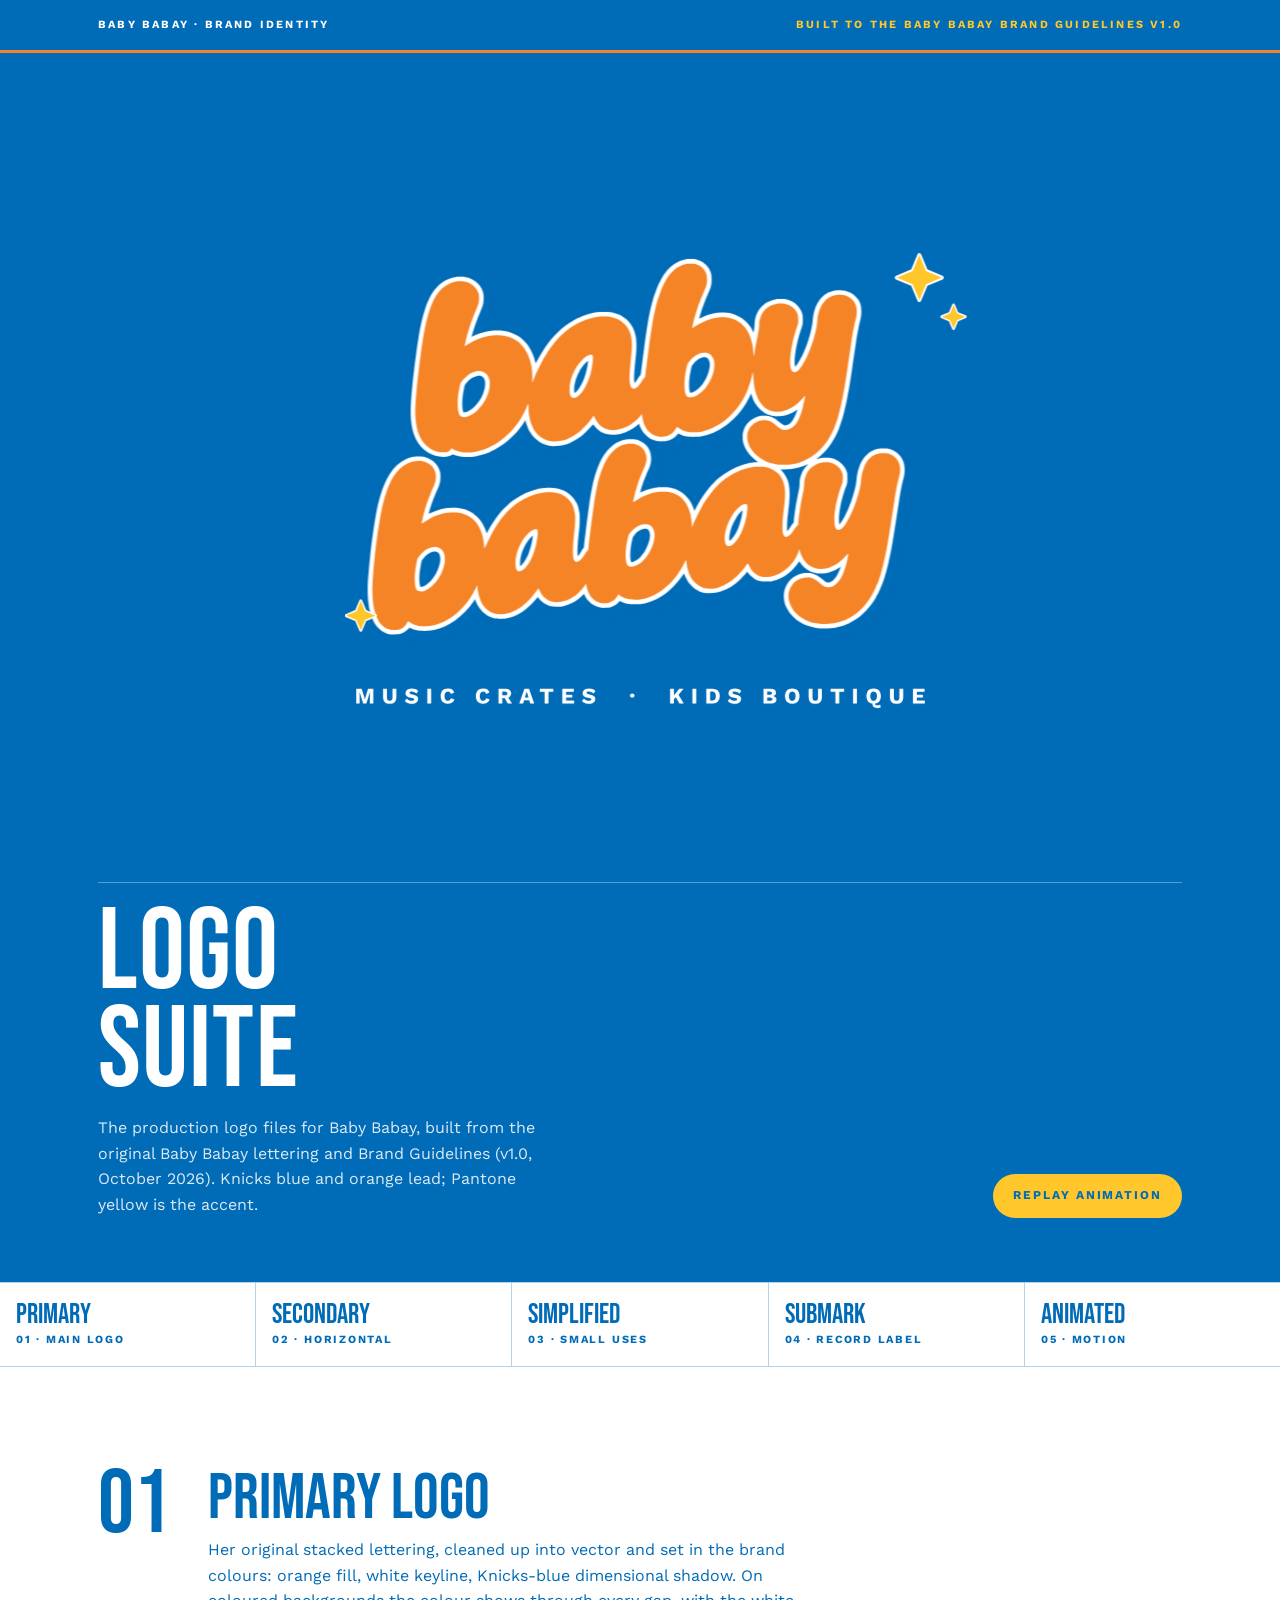
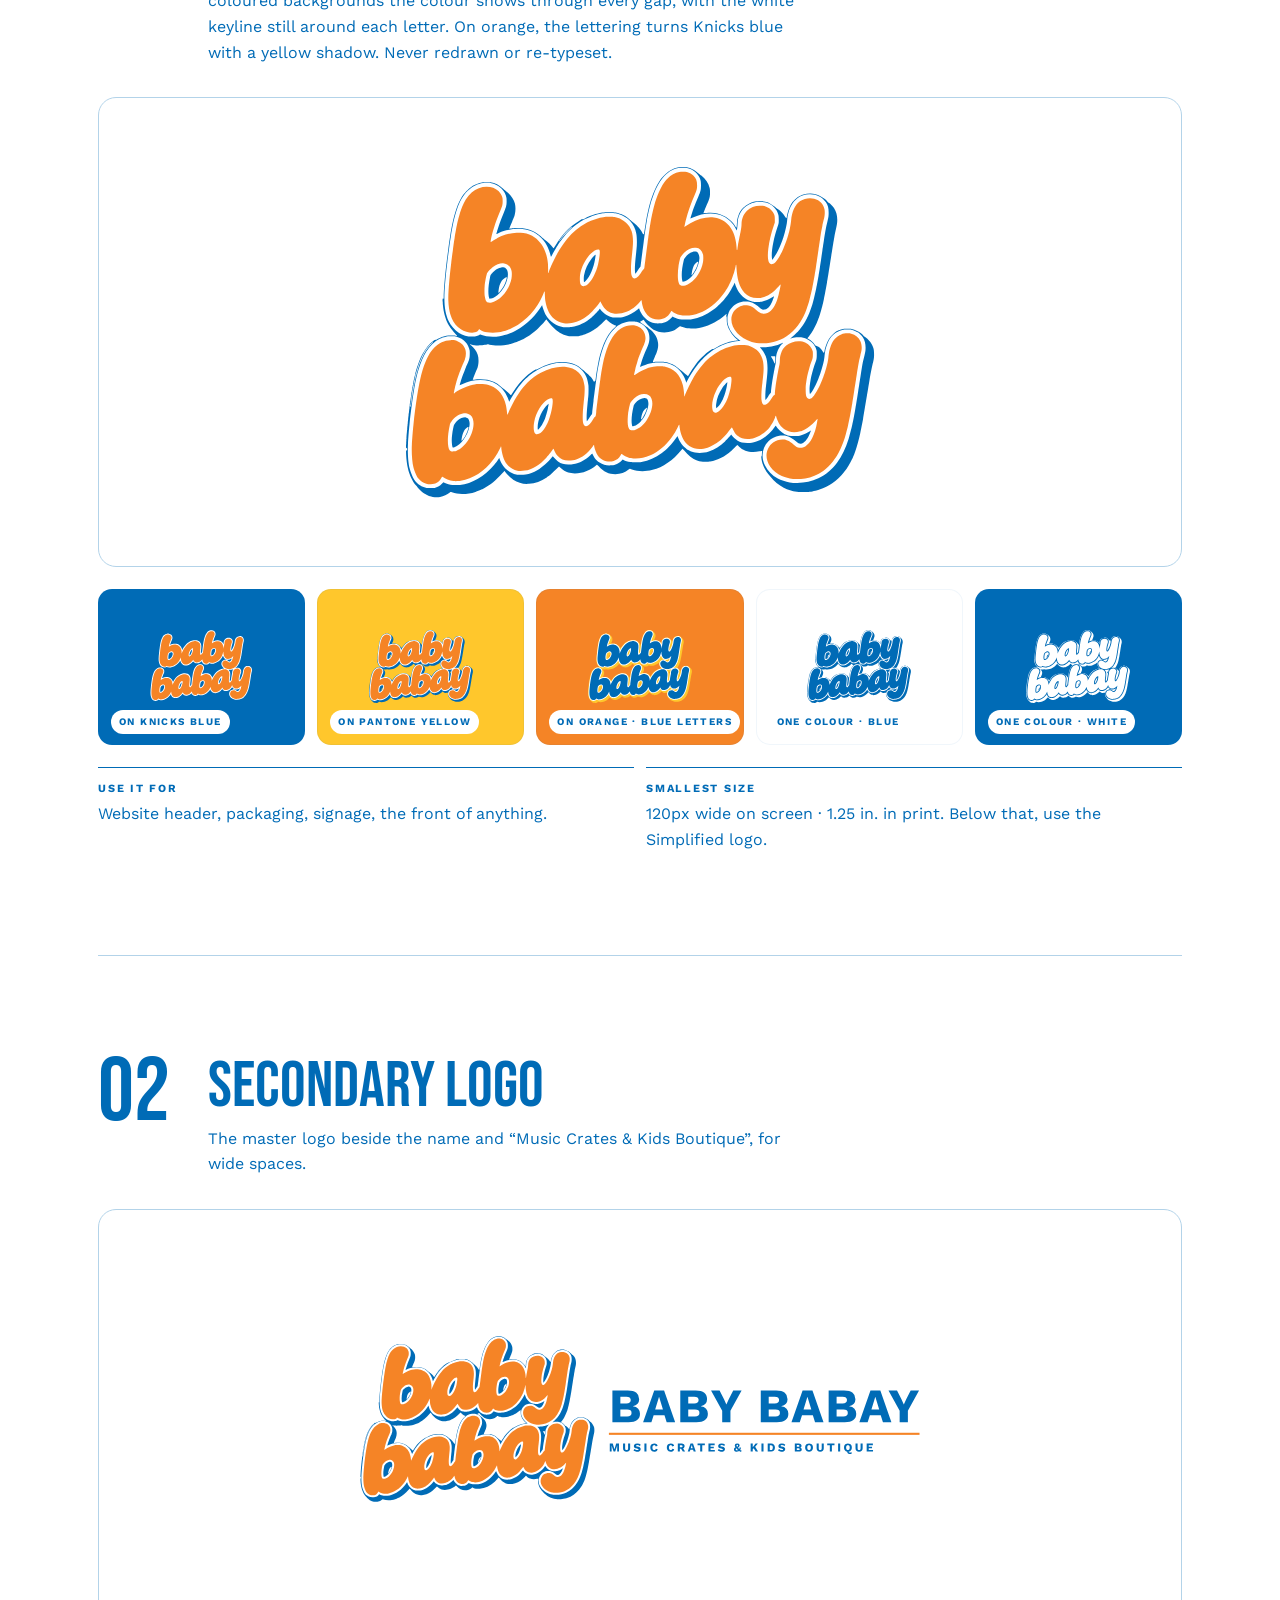
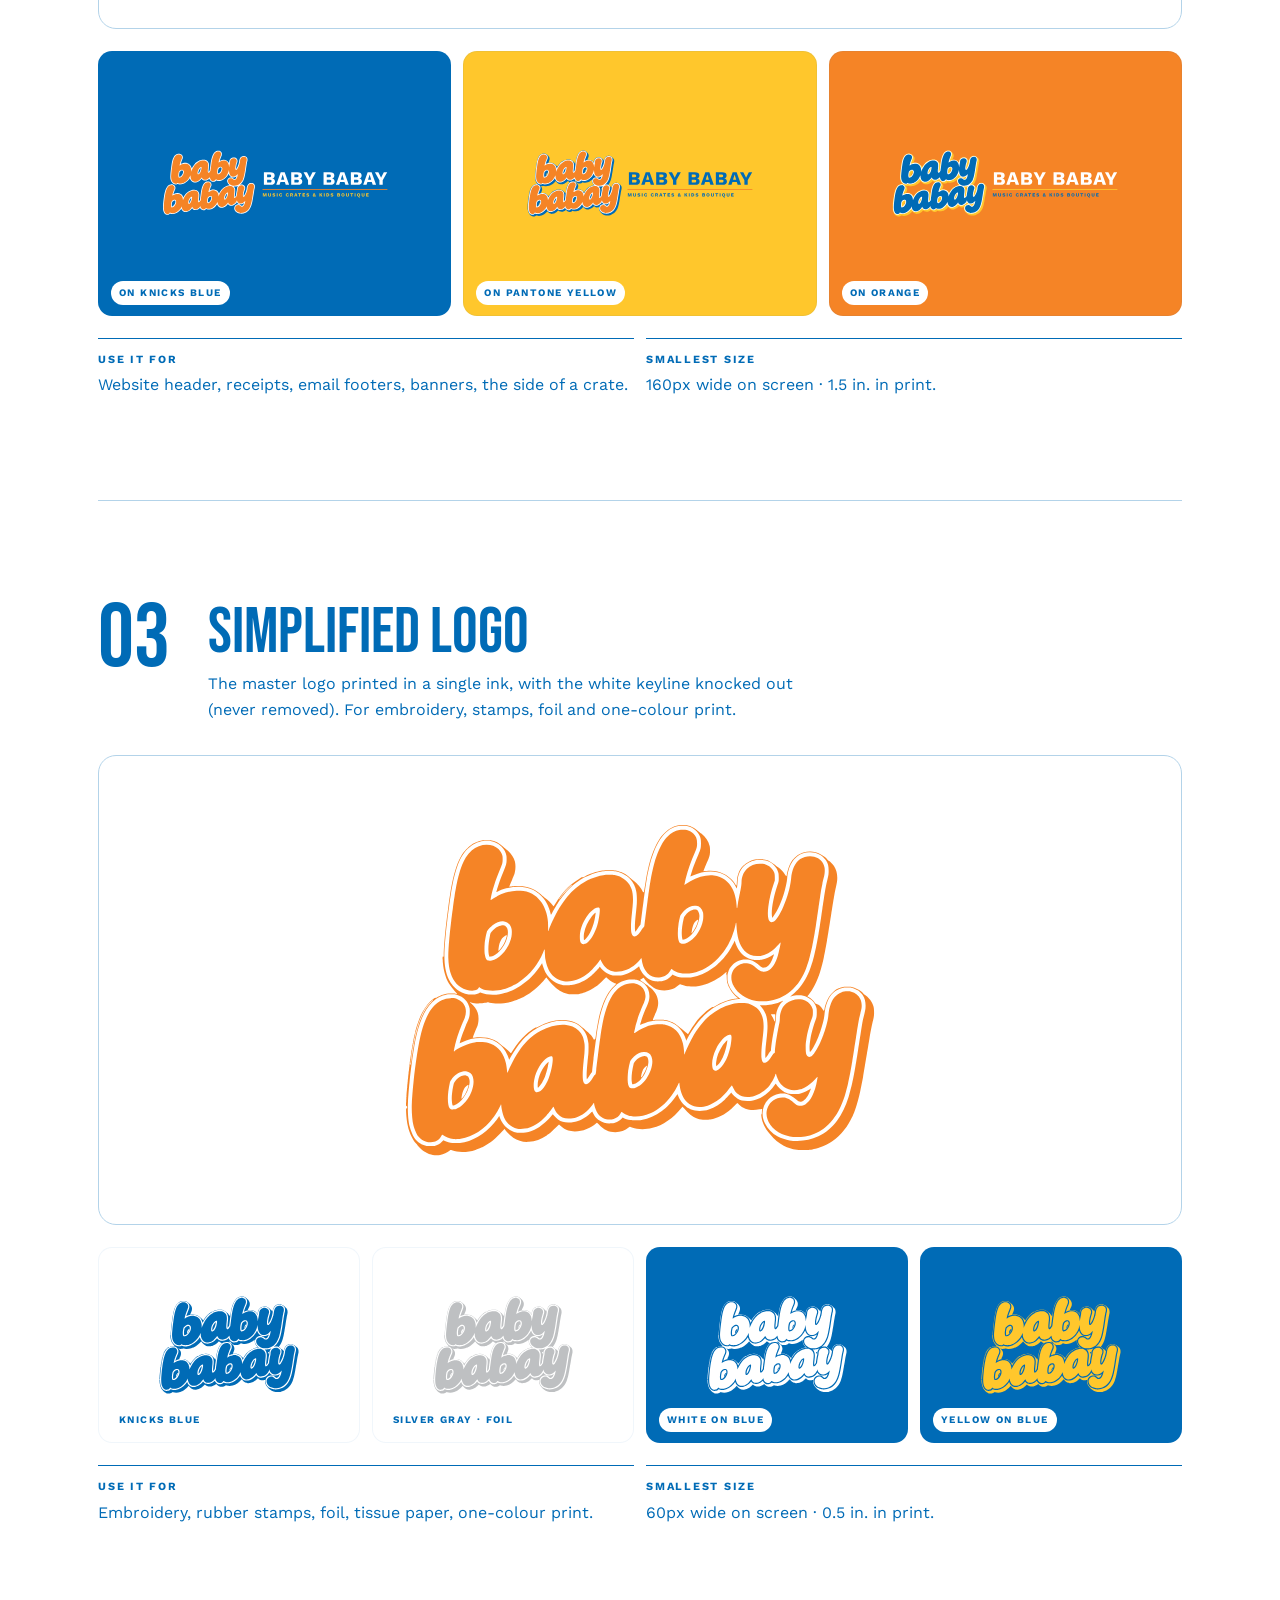
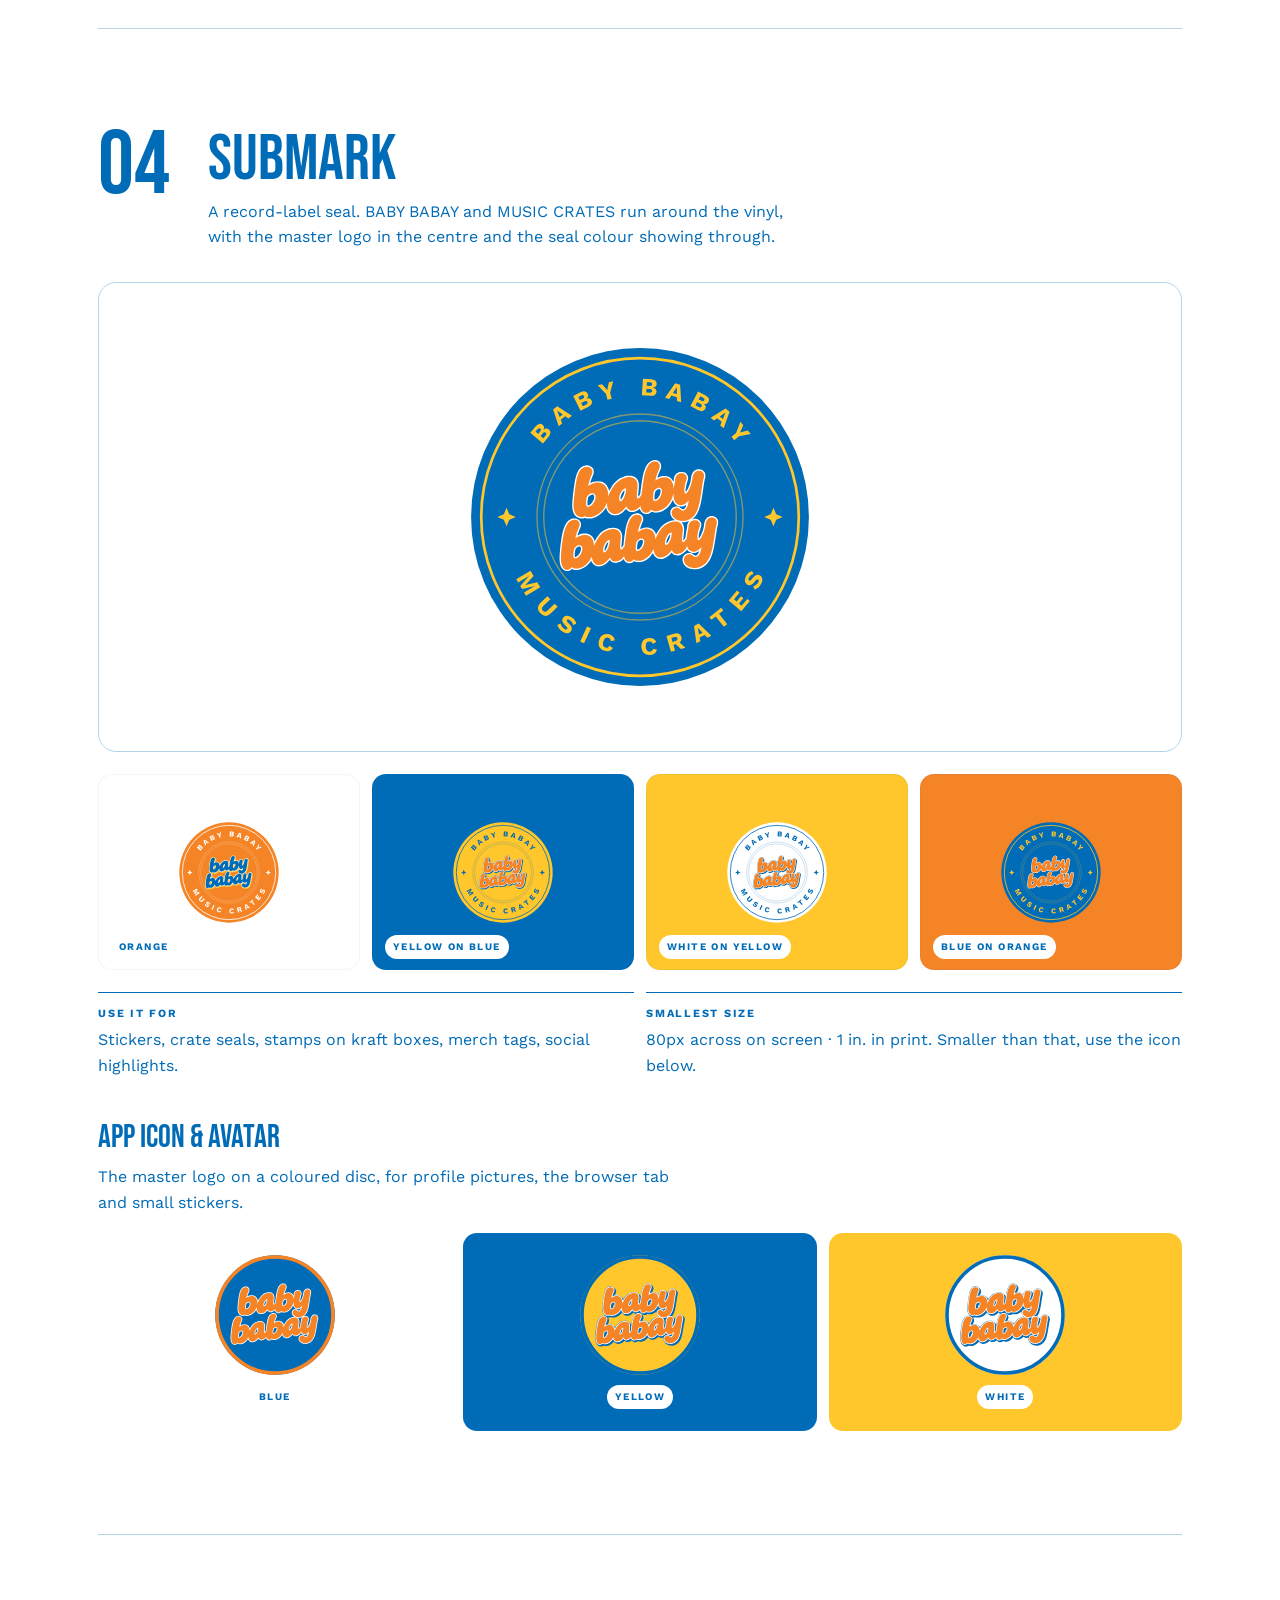
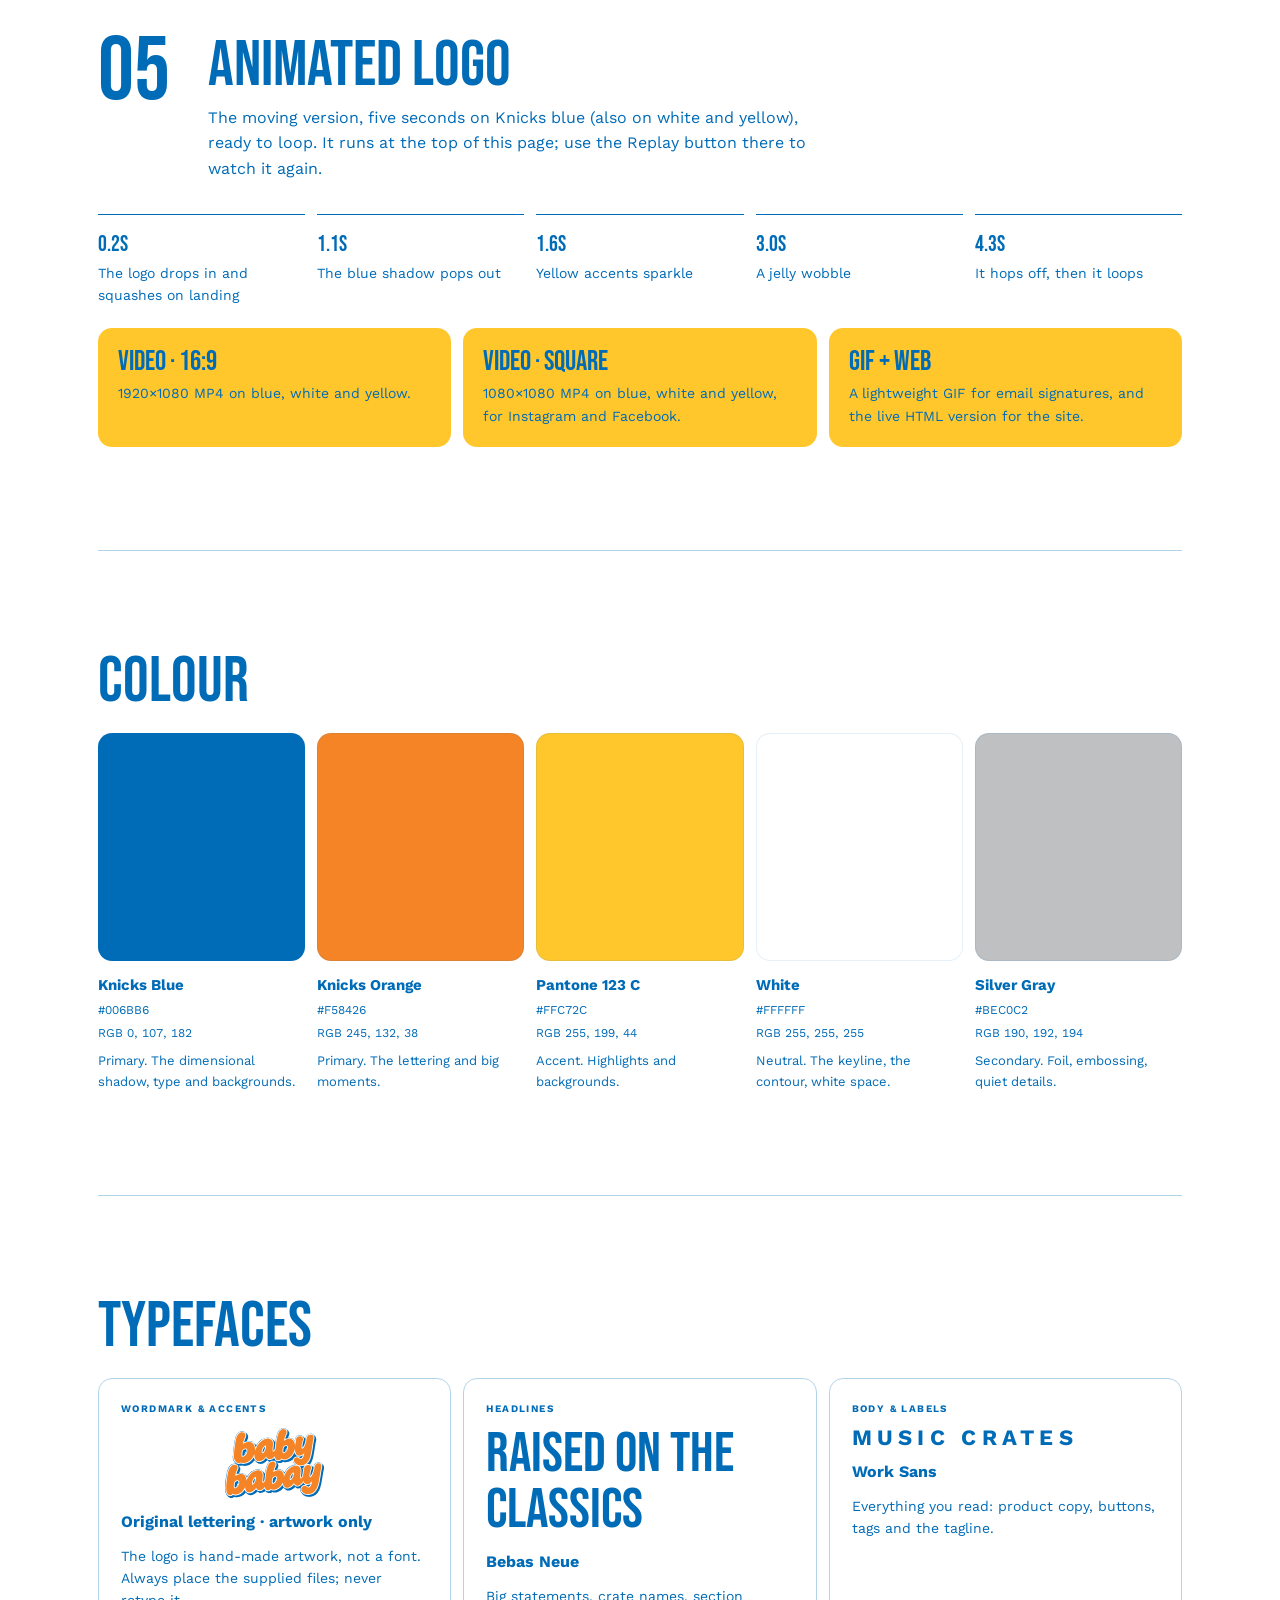
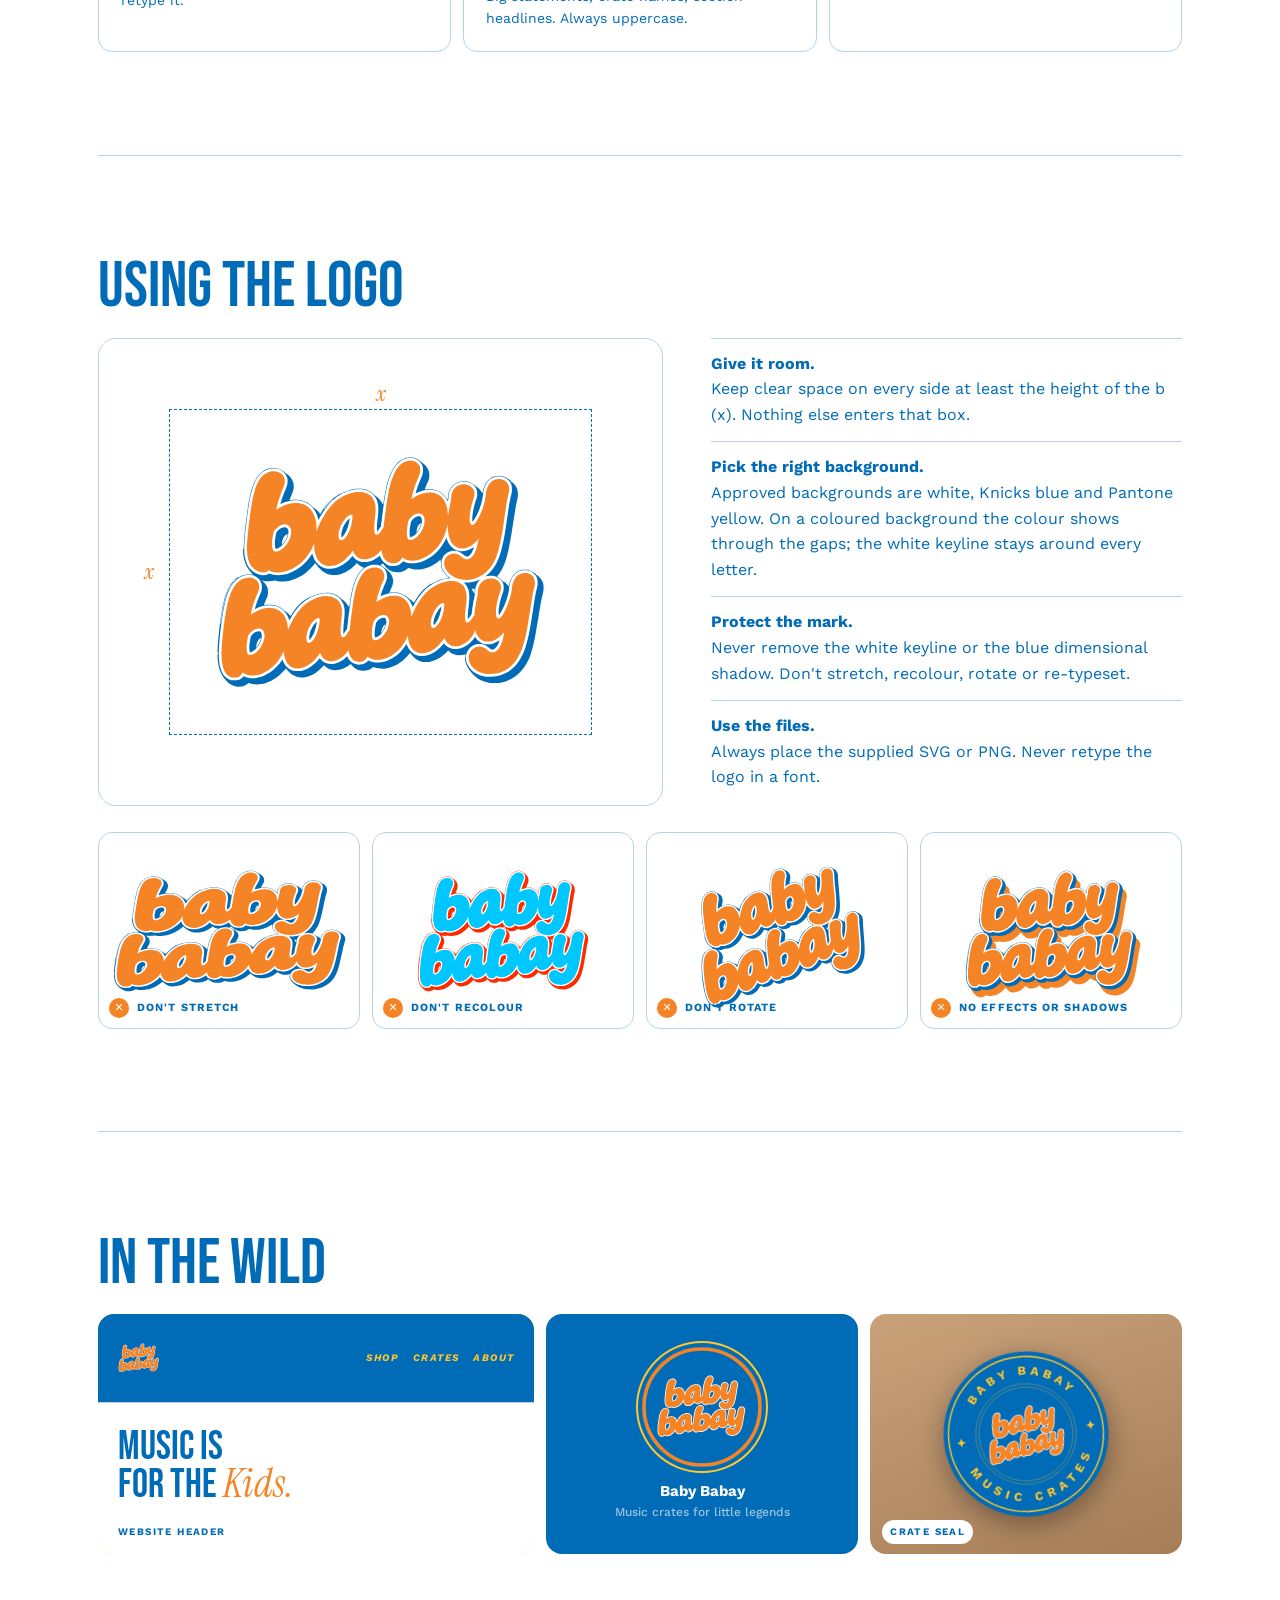
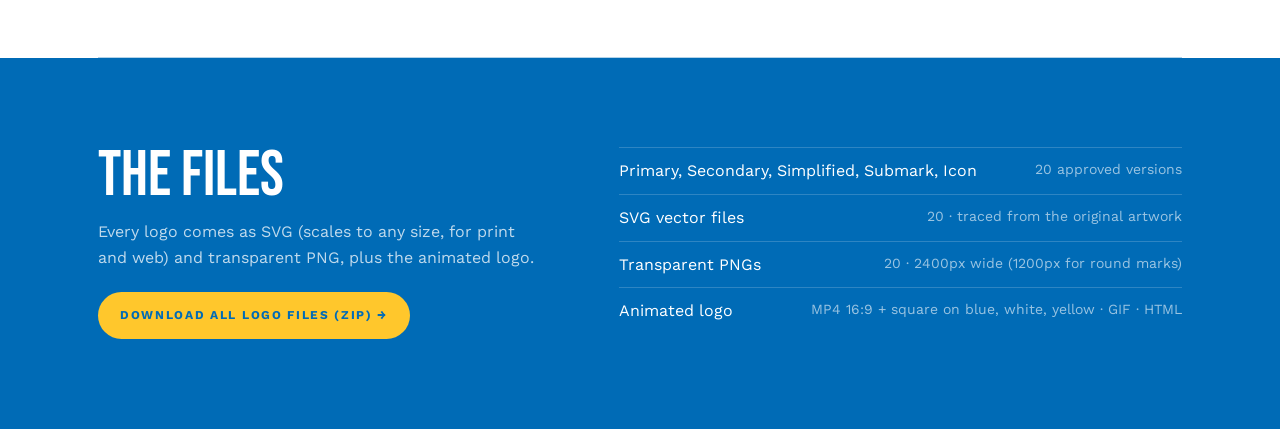
<file: brand/index.html>
<!doctype html>
<html lang="en"><head><meta charset="utf-8"><meta name="viewport" content="width=device-width, initial-scale=1"><meta name="robots" content="noindex"><link rel="icon" href="svg/baby-babay-icon-blue.svg">
<title>Baby Babay Logo Suite</title>
<link rel="preconnect" href="https://fonts.googleapis.com"><link rel="preconnect" href="https://fonts.gstatic.com" crossorigin>
<link href="https://fonts.googleapis.com/css2?family=Bebas+Neue&family=Instrument+Serif:ital@0;1&family=Work+Sans:wght@400;500;600;700&display=swap" rel="stylesheet">
<style>
/* Layout: a brand book in the shop's colours — Knicks-blue cover with the live animation, then each mark on white with its blue and orange variants beneath. One look on purpose: this is the brand's palette, not a theme. */
:root{
  --red:#006BB6; --red-hot:#F58426; --red-dark:#F58426; --yellow:#FFC72C; --orange:#F58426;
  --ink:#006BB6; --ink-2:#006BB6; --cream:#FFFFFF; --cream-2:#FFC72C; --line:#B3D3E9; --mute:#006BB6;
  --display:'Bebas Neue', Impact, 'Arial Narrow', sans-serif;
  --serif:'Instrument Serif', Georgia, serif;
  --sans:'Work Sans', system-ui, -apple-system, 'Segoe UI', sans-serif;
  color-scheme: light;
}
*{box-sizing:border-box}
body{margin:0;background:var(--cream);color:var(--ink);font-family:var(--sans);font-size:16px;line-height:1.6;-webkit-font-smoothing:antialiased;}
img{max-width:100%;display:block}
h1,h2,h3{margin:0;font-weight:400;text-wrap:balance}
p{margin:0}
.wrap{max-width:1180px;margin:0 auto;padding-inline:clamp(16px,4vw,48px);}
.topbar{background:var(--ink);color:#FFFFFF;border-bottom:3px solid var(--orange)}
.topbar-in{display:flex;justify-content:space-between;gap:12px;flex-wrap:wrap;padding-block:16px;font-size:11px;font-weight:700;letter-spacing:.2em;text-transform:uppercase;}
.topbar-in span:last-child{color:var(--yellow)}
.cover{background:var(--red);color:#FFFFFF;}
.cover .wrap{padding-block:clamp(40px,7vw,90px) clamp(36px,5vw,64px);display:flex;flex-direction:column;gap:clamp(28px,4vw,48px);}
.anim-logo{width:min(100%,900px);height:auto;margin-inline:auto;overflow:visible;}
.cover-foot{display:flex;justify-content:space-between;align-items:flex-end;gap:24px;flex-wrap:wrap;border-top:1.5px solid rgba(255,255,255,.35);padding-top:22px;}
.cover h1{font-family:var(--display);font-size:clamp(56px,9vw,120px);line-height:.85;letter-spacing:.01em;}
.cover-foot p{max-width:46ch;color:rgba(255,255,255,.86);}
.replay{font:inherit;font-size:12px;font-weight:700;letter-spacing:.16em;text-transform:uppercase;background:var(--yellow);color:var(--ink);border:0;border-radius:999px;padding:12px 20px;cursor:pointer;}
.replay:focus-visible,.toc a:focus-visible{outline:2px solid var(--cream);outline-offset:3px}
.toc{display:grid;grid-template-columns:repeat(5,minmax(0,1fr));gap:1px;background:var(--line);border-block:1px solid var(--line);}
.toc a{background:var(--cream);padding:18px 16px;color:var(--ink);text-decoration:none;display:flex;flex-direction:column;gap:2px;min-width:0;transition:background .3s}
.toc a:hover{background:var(--cream-2)}
.toc b{font-family:var(--display);font-weight:400;font-size:28px;line-height:1}
.toc span{font-size:11px;font-weight:700;letter-spacing:.16em;text-transform:uppercase;color:var(--mute)}
.mark{padding-block:clamp(56px,8vw,110px);border-bottom:1px solid var(--line);display:flex;flex-direction:column;gap:22px;}
.mark-head{display:grid;grid-template-columns:auto minmax(0,1fr);gap:clamp(16px,3vw,40px);align-items:start;margin-bottom:10px}
.idx{font-family:var(--display);font-size:clamp(56px,7vw,96px);line-height:.8;color:var(--red)}
.mark-head h2{font-family:var(--display);font-size:clamp(40px,5vw,68px);line-height:.9}
.mark-head p{color:var(--mute);max-width:60ch;margin-top:10px}
.hero-tile{background:#FFFFFF;border:1px solid var(--line);border-radius:18px;min-height:clamp(220px,34vw,420px);display:grid;place-items:center;padding:clamp(24px,5vw,64px);}
.hero-tile img{max-height:340px;object-fit:contain}
.tiles{display:grid;grid-template-columns:repeat(auto-fit,minmax(min(100%,200px),1fr));gap:12px}
.tile{margin:0;background:var(--tile);border-radius:14px;aspect-ratio:4/3;display:grid;place-items:center;position:relative;padding:16px;max-width:100%;border:1px solid rgba(0,107,182,.06)}
.tile img{max-height:62%;object-fit:contain}
.tile figcaption{position:absolute;left:12px;bottom:10px;font-size:10px;font-weight:700;letter-spacing:.14em;text-transform:uppercase;color:var(--mute);background:var(--cream);padding:4px 8px;border-radius:999px}
.specs{display:grid;grid-template-columns:repeat(2,minmax(0,1fr));gap:12px;margin:0}
.specs div{border-top:1.5px solid var(--ink);padding-top:12px}
.specs dt{font-size:11px;font-weight:700;letter-spacing:.16em;text-transform:uppercase;color:var(--red)}
.specs dd{margin:4px 0 0;color:var(--ink-2)}
.sub-icons{margin-top:22px;display:flex;flex-direction:column;gap:10px}
.sub-icons h3{font-family:var(--display);font-size:32px;line-height:1}
.sub-icons p{color:var(--mute);max-width:60ch}
.icons{display:grid;grid-template-columns:repeat(3,minmax(0,1fr));gap:12px;margin-top:8px}
.icons figure{margin:0;display:flex;flex-direction:column;align-items:center;gap:10px;background:var(--cream-2);border-radius:14px;padding:22px}
.icons img{width:min(120px,70%)}
.icons figcaption{background:#FFFFFF;padding:4px 8px;border-radius:999px}
.icons figcaption,.tiny{font-size:10px;font-weight:700;letter-spacing:.14em;text-transform:uppercase;color:var(--mute)}
.anim-tiles{display:grid;grid-template-columns:repeat(3,minmax(0,1fr));gap:12px}
.fmt{background:var(--cream-2);border-radius:14px;padding:20px;display:flex;flex-direction:column;gap:6px}
.fmt b{font-family:var(--display);font-weight:400;font-size:28px;line-height:1}
.fmt p{color:var(--mute);font-size:14px}
.beats{list-style:none;margin:0;padding:0;display:grid;grid-template-columns:repeat(5,minmax(0,1fr));gap:12px;counter-reset:b}
.beats li{border-top:1.5px solid var(--ink);padding-top:12px;font-size:14px;color:var(--ink-2)}
.beats li b{display:block;font-family:var(--display);font-weight:400;font-size:22px;color:var(--red);font-variant-numeric:tabular-nums}
.swatches{display:grid;grid-template-columns:repeat(5,minmax(0,1fr));gap:12px}
.swatch{display:flex;flex-direction:column;gap:4px;min-width:0}
.chip{aspect-ratio:1/1.1;border-radius:14px;border:1px solid rgba(0,107,182,.1);margin-bottom:8px;max-width:100%}
.swatch b{font-size:15px}
.swatch code{font-family:var(--sans);font-size:12px;color:var(--mute);font-variant-numeric:tabular-nums}
.swatch p{font-size:13px;color:var(--ink-2);margin-top:4px}
.types{display:grid;grid-template-columns:repeat(3,minmax(0,1fr));gap:12px}
.type{background:#fff;border:1px solid var(--line);border-radius:14px;padding:22px;display:flex;flex-direction:column;gap:10px;min-width:0}
.type .spec{line-height:1;overflow-wrap:anywhere}
.type p{font-size:14px;color:var(--mute)}
.rules{display:grid;grid-template-columns:minmax(0,1.2fr) minmax(0,1fr);gap:clamp(20px,4vw,48px);align-items:start}
.clear{background:#FFFFFF;border:1px solid var(--line);border-radius:18px;padding:clamp(28px,6vw,70px);}
.clear-box{position:relative;border:1.5px dashed var(--red);padding:clamp(18px,4vw,44px);}
.clear-box::before,.clear-box::after{content:"x";position:absolute;font-family:var(--serif);font-style:italic;font-size:22px;color:var(--orange);}
.clear-box::before{top:-34px;left:50%;transform:translateX(-50%)}
.clear-box::after{left:-26px;top:50%;transform:translateY(-50%)}
.rule-list{list-style:none;margin:0;padding:0;display:flex;flex-direction:column;gap:14px}
.rule-list li{border-top:1px solid var(--line);padding-top:12px}
.rule-list b{display:block}
.donts{display:grid;grid-template-columns:repeat(4,minmax(0,1fr));gap:12px;margin-top:26px}
.dont{margin:0;background:#FFFFFF;border:1px solid var(--line);border-radius:14px;aspect-ratio:4/3;display:grid;place-items:center;position:relative;overflow:hidden;padding:18px;max-width:100%}
.dont img{width:78%}
.dont figcaption{position:absolute;left:10px;right:10px;bottom:10px;display:flex;gap:8px;align-items:center;font-size:11px;font-weight:700;letter-spacing:.1em;text-transform:uppercase;color:var(--red)}
.dont figcaption::before{content:"✕";display:grid;place-items:center;width:20px;height:20px;border-radius:50%;background:var(--orange);color:#FFFFFF;font-size:11px;letter-spacing:0;flex:none}
.apps{display:grid;grid-template-columns:1.4fr 1fr 1fr;gap:12px}
.app{border-radius:16px;overflow:hidden;min-height:240px;position:relative;display:grid;place-items:center;padding:22px}
.app.site{background:var(--cream-2);place-items:stretch;padding:0}
.app.site .bar{display:flex;justify-content:space-between;align-items:center;padding:16px 20px;background:var(--red);color:var(--yellow);border-bottom:1px solid var(--line)}
.app.site .bar img{height:30px;width:auto}
.app.site .bar span{font-size:10px;font-weight:700;letter-spacing:.14em;text-transform:uppercase;display:flex;gap:14px}
.app.site .hero{background:#FFFFFF;color:var(--ink);padding:26px 20px;font-family:var(--display);font-size:40px;line-height:.9}
.app.site .hero em{font-family:var(--serif);color:var(--red-hot)}
.app.social{background:var(--ink);gap:12px;align-content:center}
/* */.app.social .av{width:120px;height:120px;border-radius:50%;overflow:hidden;box-shadow:0 0 0 4px var(--ink),0 0 0 6px var(--yellow)}
.app.social b{color:#FFFFFF;font-size:15px;text-align:center}
.app.social small{display:block;color:rgba(255,255,255,.6);font-weight:500;font-size:12px}
.app.box{background:linear-gradient(160deg,#C9A27A,#A57E58)}
.app.box img{width:62%;transform:rotate(-8deg);filter:drop-shadow(0 8px 14px rgba(0,0,0,.35))}
.app figcaption{position:absolute;left:12px;bottom:10px;font-size:10px;font-weight:700;letter-spacing:.14em;text-transform:uppercase;color:var(--mute);background:var(--cream);padding:4px 8px;border-radius:999px}
.section-h{font-family:var(--display);font-size:clamp(40px,5vw,68px);line-height:.9;margin-bottom:22px}
.block{padding-block:clamp(56px,8vw,110px);border-bottom:1px solid var(--line)}
.files{background:var(--ink);color:#FFFFFF}
.files .wrap{padding-block:clamp(48px,7vw,90px);display:grid;grid-template-columns:minmax(0,1fr) minmax(0,1.2fr);gap:clamp(20px,4vw,56px)}
.files ul{margin:0;padding:0;list-style:none;display:flex;flex-direction:column;gap:10px}
.files li{border-top:1px solid rgba(255,255,255,.18);padding-top:10px;display:flex;justify-content:space-between;gap:12px;flex-wrap:wrap}
.files li span{color:rgba(255,255,255,.6);font-size:14px}
.files p{color:rgba(255,255,255,.75);max-width:44ch;margin-top:14px}
@media (max-width:820px){
  .toc{grid-template-columns:repeat(2,minmax(0,1fr))}
  .toc a:last-child{grid-column:1/-1}
  .tiles,.icons,.donts{grid-template-columns:repeat(2,minmax(0,1fr))}
  .anim-tiles,.types,.apps,.rules,.files .wrap{grid-template-columns:minmax(0,1fr)}
  .swatches{grid-template-columns:repeat(2,minmax(0,1fr))}
  .beats{grid-template-columns:repeat(2,minmax(0,1fr))}
  .specs{grid-template-columns:minmax(0,1fr)}
}



.ck-drop{transform-box:fill-box;transform-origin:50% 100%;animation:ck-drop 5.0s linear infinite}
@keyframes ck-drop{
 0%,3.00%{transform:translateY(-1266px) scale(.9,1.12);opacity:0;animation-timing-function:cubic-bezier(.55,0,.9,.45)}
 3.40%{opacity:1}
 12.40%{transform:translateY(0) scale(1.12,.84);animation-timing-function:cubic-bezier(.2,.9,.3,1)}
 18.00%{transform:translateY(-79px) scale(.95,1.06)}
 23.00%{transform:translateY(0) scale(1.03,.97)}
 27.00%,58.00%{transform:none;opacity:1}
 61.00%{transform:scale(1.04,.96)} 64.00%{transform:scale(.97,1.03)} 67.00%{transform:scale(1.02,.98)} 70.00%,100%{transform:none;opacity:1}}
.ck-shadow{animation:ck-shadow 5.0s cubic-bezier(.34,1.56,.64,1) infinite}
@keyframes ck-shadow{0%,21.00%{transform:translate(-16px,-16px);opacity:0}23.00%{opacity:1}31.00%,100%{transform:none;opacity:1}}
.ck-sp{transform-box:fill-box;transform-origin:center}
.ck-sp1{animation:ck-sp1 5.0s cubic-bezier(.34,1.56,.64,1) infinite}.ck-sp2{animation:ck-sp2 5.0s cubic-bezier(.34,1.56,.64,1) infinite}.ck-sp3{animation:ck-sp3 5.0s cubic-bezier(.34,1.56,.64,1) infinite}
@keyframes ck-sp1{0%,32.00%{transform:scale(0) rotate(-90deg)}40.00%{transform:scale(1) rotate(0)}52.00%{transform:scale(.8) rotate(45deg)}62.00%,100%{transform:scale(1) rotate(90deg)}}
@keyframes ck-sp2{0%,36.00%{transform:scale(0)}44.00%,100%{transform:scale(1) rotate(45deg)}}
@keyframes ck-sp3{0%,39.00%{transform:scale(0)}47.00%,100%{transform:scale(1) rotate(-45deg)}}
.ck-tag{animation:ck-tag 5.0s cubic-bezier(.16,1,.3,1) infinite}
@keyframes ck-tag{0%,44.00%{opacity:0;transform:translateY(24px)}56.00%,100%{opacity:1;transform:none}}
.ck-stage{transform-box:fill-box;transform-origin:50% 100%;animation:ck-stage 5.0s cubic-bezier(.6,0,.4,1) infinite}
@keyframes ck-stage{0%,84.00%{transform:none;opacity:1}88.00%{transform:scale(1.06,.88);animation-timing-function:cubic-bezier(.5,0,.75,0)}98.00%{transform:translateY(-2374px) scale(.92,1.12);opacity:1}98.40%,100%{transform:translateY(-2374px);opacity:0}}



/* on this page the logo plays once and holds; Replay runs it again */
.anim-logo .ck-stage{animation:none}
.anim-logo [class^="ck-"]{animation-iteration-count:1;animation-fill-mode:both}
@media (prefers-reduced-motion: reduce){ .anim-logo *{animation:none !important} }
</style></head><body>

<div class="topbar"><div class="wrap topbar-in"><span>Baby Babay · Brand Identity</span><span>Built to the Baby Babay Brand Guidelines v1.0</span></div></div>

<section class="cover" aria-label="Animated logo">
  <div class="wrap">
    <svg class="anim-logo" viewBox="-285.3 -14.1 1841.2 1416.1" role="img" aria-label="Baby Babay"><g class="ck-stage"><g class="ck-drop">
  
  <g class="ck-shadow"><path d="M138.33,1014.33C135.28,1013.80 133.19,1013.29 128.78,1011.97C127.39,1011.55 121.36,1008.59 118.83,1007.08C113.87,1004.11 107.26,998.13 102.34,992.17C100.98,990.52 98.84,988.05 97.58,986.69C92.05,980.72 84.95,967.35 81.20,955.83C79.75,951.39 77.39,941.36 76.52,935.88C74.58,923.77 73.33,903.64 74.46,902.70C74.80,902.42 75.01,902.45 75.33,902.83C76.15,903.82 76.67,902.78 76.67,900.17C76.67,897.55 76.15,896.52 75.33,897.50C75.01,897.89 74.80,897.92 74.46,897.63C73.97,897.22 73.77,888.68 74.23,888.21C74.36,888.08 74.42,886.64 74.37,885.00C74.32,883.36 74.39,881.85 74.52,881.64C74.65,881.43 74.73,879.93 74.69,878.32C74.66,876.71 74.77,875.31 74.95,875.20C75.13,875.09 75.19,874.69 75.09,874.31C74.91,873.62 75.59,862.22 75.87,861.37C75.95,861.11 76.09,859.33 76.18,857.40C76.26,855.48 76.48,853.72 76.66,853.50C76.85,853.28 76.90,853.01 76.79,852.90C76.57,852.68 77.26,843.81 77.56,843.00C77.67,842.73 77.72,841.80 77.69,840.95C77.65,840.10 77.77,839.31 77.96,839.19C78.15,839.07 78.22,838.75 78.11,838.48C77.91,837.96 78.59,830.54 78.92,829.67C79.02,829.39 79.07,829.02 79.02,828.83C78.91,828.37 79.69,820.94 79.92,820.33C80.02,820.06 80.07,819.68 80.02,819.50C79.87,818.88 80.77,811.50 81.04,811.15C81.18,810.96 81.22,810.47 81.12,810.07C81.01,809.67 81.03,809.08 81.15,808.75C81.28,808.43 81.45,807.05 81.53,805.69C81.61,804.34 81.82,803.05 82.00,802.83C82.18,802.62 82.24,802.35 82.14,802.25C81.93,802.04 82.59,795.82 82.91,795.00C83.02,794.73 83.07,794.30 83.03,794.05C82.90,793.29 84.40,783.19 84.69,782.82C84.85,782.62 84.89,782.14 84.78,781.74C84.68,781.34 84.70,780.75 84.83,780.42C84.96,780.10 85.13,778.94 85.21,777.86C85.29,776.77 85.49,775.71 85.66,775.51C85.83,775.30 85.89,774.80 85.78,774.40C85.67,773.99 85.76,773.46 85.97,773.21C86.17,772.96 86.25,772.51 86.14,772.22C86.03,771.94 86.06,771.50 86.21,771.27C86.36,771.03 86.43,770.44 86.38,769.95C86.33,769.46 86.45,768.97 86.65,768.84C86.85,768.72 86.91,768.47 86.80,768.28C86.54,767.86 87.31,762.99 87.72,762.46C87.88,762.25 87.92,761.85 87.81,761.56C87.70,761.27 87.72,760.84 87.86,760.62C88.01,760.39 88.16,759.46 88.20,758.56C88.25,757.65 88.44,756.76 88.62,756.58C88.80,756.40 88.87,756.05 88.77,755.79C88.67,755.54 88.70,755.07 88.83,754.75C88.96,754.43 89.11,753.52 89.16,752.72C89.22,751.92 89.42,751.12 89.61,750.93C89.79,750.74 89.87,750.38 89.77,750.13C89.67,749.87 89.70,749.40 89.83,749.08C89.96,748.76 90.12,747.84 90.19,747.04C90.26,746.24 90.47,745.40 90.66,745.18C90.84,744.95 90.91,744.69 90.80,744.58C90.61,744.39 91.19,740.96 91.57,740.00C91.68,739.73 91.74,739.37 91.71,739.21C91.62,738.84 93.34,730.60 93.58,730.20C93.68,730.04 93.82,729.34 93.88,728.65C93.94,727.96 94.17,726.97 94.38,726.45C94.60,725.93 94.75,725.32 94.71,725.11C94.68,724.89 94.80,724.63 94.98,724.51C95.16,724.40 95.22,724.09 95.11,723.82C95.01,723.55 95.11,723.10 95.34,722.83C95.56,722.56 95.64,722.33 95.50,722.33C95.36,722.33 95.43,722.11 95.65,721.85C95.88,721.58 95.96,721.21 95.84,721.01C95.72,720.82 95.74,720.49 95.88,720.26C96.01,720.04 96.16,719.54 96.20,719.15C96.47,716.67 100.44,703.25 103.03,696.11C106.76,685.80 109.18,680.21 113.26,672.50C120.81,658.21 129.63,647.47 140.00,639.96C144.22,636.90 144.16,636.92 144.85,637.68C145.62,638.54 145.69,638.52 147.74,637.21C150.73,635.30 158.68,631.46 161.84,630.40C168.31,628.24 172.69,627.57 181.50,627.42C188.48,627.31 189.90,627.37 192.67,627.94C196.94,628.82 197.30,628.51 194.92,626.03C189.52,620.39 179.42,607.50 176.99,603.17C173.46,596.84 171.01,591.64 169.61,587.50C167.13,580.18 165.80,575.41 164.81,570.33C163.39,563.02 161.79,549.44 162.11,547.43C162.21,546.84 162.15,546.26 161.98,546.15C161.46,545.83 161.59,539.48 162.12,539.04C162.47,538.75 162.68,538.78 163.00,539.17C163.32,539.55 163.53,539.58 163.88,539.30C164.22,539.01 164.33,537.83 164.34,534.54C164.35,526.03 165.38,509.26 166.85,493.67C167.12,490.82 167.49,486.85 167.68,484.83C168.38,477.47 169.04,471.08 169.50,467.17C169.77,464.97 170.21,461.29 170.49,459.00C170.76,456.71 171.21,452.96 171.48,450.67C172.17,444.94 173.94,430.88 174.50,426.83C174.75,425.00 175.20,421.62 175.50,419.33C176.52,411.49 178.32,398.50 178.65,396.67C178.82,395.66 179.22,393.18 179.52,391.17C181.74,376.53 184.45,362.04 186.88,351.83C193.73,323.07 201.70,303.26 212.18,288.89C214.68,285.46 223.64,276.26 227.18,273.49C236.00,266.57 248.16,261.37 258.64,260.03C262.58,259.52 273.22,259.58 276.83,260.13C287.29,261.71 297.95,267.13 306.33,275.13C307.89,276.62 310.99,279.08 313.22,280.60C323.57,287.67 332.70,300.29 335.19,311.00C337.17,319.45 337.03,329.10 334.82,337.74C333.72,342.07 332.83,344.40 328.74,353.83C326.82,358.23 324.66,363.41 323.93,365.33C323.20,367.26 322.40,369.31 322.15,369.89C321.79,370.75 321.78,371.01 322.13,371.30C322.37,371.50 322.64,371.58 322.73,371.49C323.16,371.06 333.79,369.97 339.33,369.78C350.84,369.40 361.38,370.76 370.17,373.76C381.41,377.61 389.35,382.20 396.43,388.98C398.67,391.13 402.97,394.73 406.00,396.99C415.28,403.92 421.30,409.67 426.23,416.31C427.05,417.42 427.86,418.33 428.03,418.33C428.19,418.33 428.53,418.00 428.78,417.58C429.04,417.17 430.21,415.28 431.37,413.38C436.97,404.29 438.02,402.64 439.88,400.00C455.55,377.74 468.94,364.83 489.08,352.55C496.58,347.97 496.79,347.88 497.47,348.64C498.00,349.22 498.18,349.16 501.93,347.14C509.10,343.28 520.55,338.60 528.67,336.21C532.79,335.00 541.25,333.12 545.67,332.43C551.33,331.56 572.52,331.56 576.67,332.44C584.50,334.11 589.61,335.86 596.00,339.07C601.57,341.86 604.71,344.05 610.50,349.17C613.78,352.07 616.46,354.26 622.47,358.98C623.51,359.79 626.56,362.72 629.26,365.48C634.15,370.50 638.42,376.13 640.79,380.67C642.02,383.04 643.97,385.11 644.52,384.65C644.75,384.46 645.03,383.60 645.15,382.74C645.47,380.45 648.40,362.05 650.21,351.00C652.00,340.03 655.92,322.25 658.88,311.68C659.53,309.38 660.26,306.76 660.51,305.86C661.14,303.62 663.86,295.86 666.90,287.67C671.93,274.09 681.47,256.55 687.95,249.01C692.89,243.24 699.57,236.99 703.96,234.04C708.32,231.10 716.30,227.27 721.05,225.83C727.53,223.87 730.29,223.50 738.67,223.51C746.14,223.52 746.68,223.56 750.33,224.47C752.44,224.99 754.47,225.57 754.83,225.76C755.20,225.95 755.83,226.15 756.23,226.19C757.09,226.28 762.39,228.89 764.83,230.43C766.89,231.72 770.58,234.49 775.83,238.67C778.03,240.43 781.03,242.77 782.50,243.89C792.80,251.70 799.86,262.29 802.47,273.83C803.59,278.77 803.75,288.36 802.81,293.98C802.10,298.23 798.72,308.26 797.35,310.17C797.22,310.35 796.79,311.27 796.40,312.20C796.01,313.14 795.22,314.94 794.65,316.20C794.08,317.47 793.40,318.97 793.14,319.55C792.88,320.13 791.98,322.30 791.13,324.38C787.45,333.43 787.38,333.63 787.83,333.99C788.06,334.19 788.46,334.27 788.71,334.18C790.19,333.65 798.95,333.00 804.63,333.00C817.42,333.00 825.09,334.78 836.83,340.49C843.83,343.89 847.83,346.78 853.86,352.81C858.98,357.93 862.63,362.62 865.43,367.69C866.03,368.78 866.03,368.78 866.70,368.12C867.30,367.51 867.41,366.64 867.84,359.14C868.37,349.75 868.97,346.26 871.07,340.50C874.09,332.18 877.54,326.74 883.64,320.66C888.72,315.59 890.13,314.58 896.80,311.14C905.01,306.92 911.35,305.34 921.09,305.08C936.42,304.68 944.71,307.52 957.00,317.37C960.21,319.95 964.56,323.28 966.67,324.78C971.68,328.34 979.06,335.67 981.92,339.92C983.06,341.62 984.00,343.13 984.00,343.28C984.00,343.43 984.54,344.18 985.20,344.95C986.77,346.79 987.13,346.46 987.62,342.75C988.22,338.24 990.64,328.69 992.25,324.50C994.63,318.29 998.18,311.61 1001.28,307.50C1003.60,304.43 1010.53,297.71 1013.41,295.73C1016.92,293.33 1023.49,290.22 1027.33,289.16C1036.73,286.54 1048.14,286.28 1056.21,288.50C1067.24,291.54 1081.41,300.25 1084.72,306.05C1085.45,307.32 1086.05,307.83 1088.06,308.87C1091.44,310.63 1097.70,316.86 1100.77,321.51C1106.16,329.69 1108.64,338.64 1108.66,349.90C1108.67,356.92 1108.05,361.29 1105.52,371.99C1104.30,377.14 1102.66,385.04 1102.02,388.83C1101.84,389.93 1101.15,393.98 1100.49,397.83C1099.83,401.68 1099.14,405.81 1098.97,407.00C1098.55,409.81 1096.94,419.52 1095.87,425.67C1095.40,428.32 1094.72,432.68 1094.34,435.33C1093.96,437.99 1093.51,440.99 1093.33,442.00C1093.16,443.01 1092.79,445.33 1092.52,447.17C1091.02,457.20 1089.26,468.36 1087.14,481.33C1084.97,494.61 1084.71,496.15 1084.00,500.17C1083.61,502.37 1082.99,505.97 1082.63,508.17C1081.53,514.75 1077.71,534.86 1076.49,540.50C1073.48,554.28 1072.56,558.05 1070.00,567.00C1067.23,576.68 1066.11,580.24 1064.84,583.50C1064.41,584.60 1063.36,587.30 1062.51,589.50C1057.91,601.43 1052.25,612.69 1046.95,620.50C1044.07,624.75 1040.87,629.05 1038.89,631.33C1037.70,632.70 1036.79,633.92 1036.87,634.05C1036.94,634.18 1038.28,634.98 1039.84,635.83C1044.79,638.53 1051.61,644.70 1054.74,649.33C1056.16,651.42 1056.30,651.52 1059.35,652.77C1061.08,653.47 1063.02,654.29 1063.67,654.59C1065.38,655.40 1069.97,660.26 1073.43,664.93C1077.01,669.78 1077.06,669.78 1077.98,664.64C1078.77,660.19 1079.38,657.81 1081.05,652.67C1085.48,639.01 1090.82,630.43 1099.57,622.93C1103.41,619.64 1105.39,618.30 1109.59,616.20C1113.68,614.15 1115.33,613.56 1120.50,612.28C1124.77,611.22 1124.96,611.21 1133.00,611.19C1141.12,611.17 1141.19,611.17 1145.26,612.23C1148.41,613.04 1150.59,613.90 1154.76,615.96C1164.48,620.77 1168.45,623.44 1170.51,626.54C1171.17,627.53 1172.11,628.60 1172.61,628.90C1179.35,633.06 1182.99,636.35 1187.41,642.27C1190.20,646.02 1193.44,652.06 1194.78,656.00C1196.32,660.54 1196.70,663.14 1196.90,670.35C1197.16,679.96 1196.57,683.98 1192.55,699.83C1191.32,704.66 1187.90,722.79 1185.85,735.33C1185.20,739.27 1183.86,747.23 1182.87,753.00C1181.88,758.77 1180.59,766.42 1180.01,770.00C1178.18,781.37 1171.72,820.24 1170.50,827.31C1169.35,833.90 1166.10,850.45 1164.00,860.33C1160.73,875.74 1155.80,893.81 1151.70,905.38C1147.88,916.14 1146.44,919.55 1141.86,928.50C1135.71,940.56 1132.06,946.24 1124.13,956.13C1108.37,975.81 1088.51,989.71 1066.00,996.82C1060.53,998.54 1060.57,998.53 1056.17,999.62C1045.54,1002.26 1040.41,1002.83 1027.33,1002.83C1017.41,1002.83 1015.64,1002.75 1011.40,1002.08C999.77,1000.26 990.63,997.40 980.17,992.31C968.73,986.73 956.68,976.81 948.49,966.20C946.66,963.84 944.15,960.76 942.90,959.37C941.65,957.97 939.81,955.61 938.82,954.12C937.06,951.48 932.79,943.51 932.07,941.50C931.87,940.95 931.24,939.30 930.67,937.83C928.22,931.55 926.96,926.28 926.50,920.38C926.31,917.91 926.35,917.52 926.93,916.88C927.47,916.28 927.62,915.48 927.79,912.00C927.90,909.71 928.14,907.23 928.32,906.50C928.62,905.31 928.57,905.10 927.92,904.56C927.45,904.16 926.89,904.01 926.35,904.12C925.88,904.22 923.84,904.66 921.81,905.11C909.57,907.82 897.21,907.21 888.21,903.46C881.48,900.65 877.46,898.06 872.64,893.42C870.69,891.54 868.95,890.00 868.78,890.00C868.61,890.00 865.86,892.64 862.67,895.87C859.48,899.10 855.59,902.89 854.02,904.29C838.75,917.96 822.54,926.06 803.50,929.54C800.88,930.01 798.48,930.14 792.33,930.14C783.11,930.14 780.65,929.75 772.17,926.95C761.44,923.41 750.88,915.23 740.91,902.75C739.11,900.50 737.50,898.67 737.33,898.67C737.16,898.67 735.73,900.27 734.15,902.24C714.93,926.13 690.02,943.32 665.67,949.50C656.02,951.95 649.54,952.83 641.17,952.83C631.48,952.82 624.26,951.68 616.00,948.83C613.52,947.98 611.25,947.20 610.94,947.11C610.57,946.99 609.55,947.64 608.05,948.94C599.70,956.12 588.55,959.99 576.15,960.00C560.68,960.01 547.87,953.85 536.33,940.86C534.44,938.74 532.65,937.00 532.33,937.00C532.02,937.00 531.48,937.32 531.13,937.71C530.31,938.63 523.86,943.43 520.70,945.46C512.78,950.56 502.11,954.92 493.33,956.63C483.02,958.65 471.04,958.39 463.17,955.99C457.45,954.24 449.84,949.58 444.45,944.52L441.08,941.35L432.29,950.10C422.83,959.51 418.94,962.83 411.55,967.77C397.97,976.86 383.91,981.90 368.95,983.03C355.08,984.08 342.67,980.88 331.13,973.27C325.75,969.71 314.09,957.99 310.89,952.92C310.58,952.41 310.19,952.00 310.04,952.00C309.89,952.00 307.59,954.44 304.93,957.42C289.79,974.35 276.62,985.21 260.41,994.12C258.53,995.15 256.92,996.00 256.84,996.00C256.75,996.00 255.89,996.36 254.93,996.80C248.84,999.57 246.19,1000.62 240.50,1002.50C230.24,1005.88 220.63,1007.34 208.53,1007.33C199.24,1007.33 192.00,1006.18 184.14,1003.48C181.07,1002.42 180.87,1002.44 179.05,1003.95C172.27,1009.56 164.47,1013.08 155.78,1014.47C151.21,1015.19 142.95,1015.13 138.33,1014.33ZM211.30,875.67C216.93,867.67 220.79,859.52 223.15,850.67C223.88,847.95 223.93,847.45 223.52,847.04C222.35,845.88 216.03,851.20 213.71,855.30C210.78,860.52 209.02,865.91 207.65,873.94C206.89,878.36 206.86,879.06 207.40,879.60C207.95,880.15 208.61,879.49 211.30,875.67ZM641.17,825.50C645.44,819.51 650.55,808.50 652.12,801.95C652.54,800.19 651.65,800.25 649.12,802.16C646.04,804.50 644.64,806.17 642.84,809.69C640.27,814.70 637.06,827.26 638.09,828.29C638.57,828.77 639.32,828.09 641.17,825.50ZM85.52,797.46C85.42,797.05 85.49,796.61 85.69,796.49C85.88,796.37 86.01,795.79 85.98,795.22C85.94,794.64 86.02,793.90 86.16,793.58C86.29,793.26 86.33,792.79 86.23,792.54C86.13,792.29 86.17,791.95 86.32,791.79C86.69,791.39 87.43,785.10 87.16,784.66C87.04,784.46 87.12,784.09 87.33,783.84C87.54,783.58 87.67,783.02 87.62,782.60C87.57,782.18 87.63,781.66 87.76,781.44C87.90,781.23 88.07,780.25 88.14,779.28C88.21,778.30 88.36,777.27 88.46,777.00C88.56,776.73 88.96,774.25 89.35,771.50C89.98,767.03 91.37,758.51 92.81,750.24C93.09,748.62 93.30,747.20 93.28,747.07C93.25,746.94 93.32,746.61 93.43,746.33C93.71,745.62 94.38,742.15 94.29,741.79C94.26,741.63 94.32,741.27 94.44,741.00C94.70,740.39 96.35,732.08 96.28,731.74C96.25,731.61 96.32,731.27 96.44,731.00C96.56,730.73 97.17,728.32 97.80,725.66C99.42,718.81 102.16,709.06 104.57,701.50C106.01,696.99 110.16,686.42 112.49,681.33C119.40,666.23 125.14,657.57 134.52,648.08C138.34,644.22 139.77,642.56 139.50,642.33C139.00,641.91 133.51,646.75 129.82,650.87C121.36,660.30 114.46,671.79 108.30,686.72C104.90,694.96 101.20,706.01 98.67,715.50C98.08,717.70 97.47,719.66 97.30,719.86C97.14,720.06 97.10,720.32 97.22,720.44C97.33,720.56 97.24,720.87 97.02,721.14C96.79,721.42 96.70,721.78 96.81,721.96C96.92,722.14 96.87,722.37 96.70,722.48C96.53,722.58 96.47,722.95 96.56,723.30C96.65,723.64 96.57,724.02 96.38,724.14C96.19,724.26 96.11,724.56 96.20,724.81C96.30,725.06 96.22,725.37 96.02,725.49C95.82,725.61 95.74,725.84 95.84,726.01C96.04,726.34 95.37,729.33 94.97,729.84C94.82,730.03 94.84,730.40 95.00,730.67C95.16,730.93 95.17,731.30 95.02,731.49C94.87,731.68 94.41,733.48 93.99,735.50C93.58,737.52 93.12,739.30 92.98,739.46C92.83,739.62 92.85,740.10 93.01,740.53C93.19,740.99 93.18,741.39 93.01,741.50C92.84,741.60 92.60,742.36 92.48,743.18C92.36,744.00 92.13,744.75 91.98,744.85C91.82,744.94 91.82,745.35 91.97,745.76C92.12,746.16 92.12,746.72 91.98,747.00C91.49,747.93 91.23,748.83 91.30,749.28C91.34,749.53 91.28,749.98 91.16,750.28C91.03,750.59 90.87,751.50 90.80,752.31C90.73,753.12 90.54,753.93 90.36,754.10C90.19,754.27 90.13,754.62 90.23,754.87C90.33,755.13 90.30,755.60 90.17,755.92C90.04,756.24 89.88,757.16 89.81,757.96C89.74,758.76 89.52,759.60 89.33,759.83C89.14,760.06 89.08,760.49 89.20,760.80C89.31,761.10 89.23,761.56 89.01,761.82C88.79,762.09 88.71,762.47 88.83,762.67C89.04,763.00 88.48,767.23 88.08,768.33C87.99,768.61 87.94,769.23 87.97,769.72C88.01,770.20 87.90,770.69 87.72,770.80C87.54,770.91 87.47,771.28 87.56,771.63C87.65,771.98 87.56,772.36 87.36,772.48C87.16,772.61 87.09,773.07 87.20,773.52C87.32,773.97 87.24,774.54 87.04,774.78C86.80,775.07 86.78,775.57 86.98,776.27C87.17,776.91 87.16,777.40 86.98,777.52C86.81,777.62 86.67,778.14 86.67,778.67C86.67,779.20 86.52,779.72 86.35,779.83C86.15,779.95 86.14,780.33 86.32,780.80C86.53,781.36 86.47,781.72 86.11,782.08C85.70,782.49 85.68,782.73 85.99,783.32C86.24,783.78 86.27,784.19 86.07,784.44C85.69,784.91 84.86,791.30 85.14,791.58C85.24,791.69 85.16,791.97 84.96,792.22C84.75,792.46 84.67,792.96 84.76,793.32C84.85,793.68 84.73,794.14 84.49,794.34C84.18,794.60 84.14,794.99 84.35,795.71C84.54,796.38 84.51,796.93 84.25,797.33C83.96,797.80 83.98,798.07 84.31,798.48C84.93,799.22 85.78,798.50 85.52,797.46ZM330.06,763.89C339.68,748.35 349.96,735.90 361.81,725.44C368.36,719.66 377.62,712.94 383.69,709.56C385.66,708.47 385.92,708.40 386.39,708.86C386.85,709.33 387.43,709.10 392.24,706.53C410.93,696.55 428.03,691.68 446.33,691.12C460.15,690.70 470.28,692.61 480.67,697.60C485.58,699.96 489.99,702.79 493.01,705.53C496.01,708.25 499.72,711.28 504.83,715.19C510.29,719.36 512.90,721.83 516.80,726.47C520.25,730.60 521.31,732.10 523.17,735.50C525.00,738.85 525.29,739.15 526.05,738.45C526.48,738.06 526.56,737.78 526.33,737.49C526.10,737.21 526.14,736.97 526.47,736.69C526.81,736.41 527.00,736.40 527.17,736.67C527.33,736.93 527.51,736.93 527.84,736.66C528.32,736.27 528.71,734.17 529.51,727.67C530.36,720.77 532.49,707.17 533.50,702.17C533.76,700.88 534.36,697.73 534.85,695.17C540.21,666.65 549.43,641.01 560.08,625.02C564.22,618.81 566.34,616.27 572.26,610.40C578.08,604.63 578.08,604.63 577.32,603.81C576.89,603.37 576.27,603.00 575.92,603.00C575.39,603.00 569.87,600.43 567.83,599.23C564.91,597.51 561.69,595.03 558.23,591.83L554.17,588.08L548.45,593.98C541.21,601.44 534.99,606.93 529.50,610.74C521.00,616.63 519.26,617.63 510.67,621.59C508.76,622.47 507.75,622.89 504.00,624.40C501.44,625.42 498.54,626.26 493.83,627.34C492.18,627.71 490.31,628.16 489.67,628.33C484.78,629.61 468.87,629.63 462.55,628.36C448.49,625.53 436.59,618.42 424.95,605.92C419.76,600.34 417.87,598.12 414.72,593.83C413.24,591.82 411.76,589.82 411.43,589.40C410.83,588.63 410.83,588.63 406.03,594.23C400.20,601.04 387.97,613.31 382.46,617.88C373.89,625.01 366.61,629.93 356.83,635.22C354.15,636.66 352.74,637.35 346.50,640.20C342.45,642.05 337.24,643.97 330.33,646.16C317.86,650.12 301.19,652.21 288.77,651.37C281.85,650.90 274.45,649.60 271.23,648.29C270.54,648.00 270.09,648.00 269.47,648.28C268.39,648.78 264.89,649.52 259.50,650.41C253.66,651.36 242.11,651.44 237.33,650.56C233.11,649.77 230.03,649.00 228.95,648.46C228.21,648.09 228.01,648.09 227.68,648.48C227.38,648.85 227.80,649.31 229.82,650.83C236.56,655.90 243.39,665.47 246.00,673.50C249.25,683.49 248.40,698.83 244.07,708.33C243.40,709.79 240.25,717.11 238.25,721.83C237.71,723.12 236.53,726.11 235.62,728.48C233.59,733.81 233.65,733.98 237.40,733.38C246.57,731.90 259.88,732.02 269.17,733.66C279.52,735.50 292.18,741.55 299.83,748.31C301.30,749.61 303.85,751.69 305.50,752.95C311.94,757.83 319.64,764.37 322.50,767.40C324.63,769.65 325.62,770.48 325.90,770.25C326.13,770.08 327.99,767.22 330.06,763.89ZM755.83,716.33C758.16,712.39 760.78,708.19 761.65,707.00C762.52,705.81 764.10,703.56 765.17,702.00C770.67,693.96 776.13,687.47 783.97,679.67C791.58,672.09 796.94,667.59 804.05,662.79C809.04,659.43 809.17,659.36 809.78,659.97C810.39,660.57 810.52,660.52 815.31,657.66C830.47,648.61 845.75,642.95 862.47,640.18C865.27,639.71 868.09,639.33 868.74,639.33C870.96,639.33 870.92,638.59 868.59,636.74C865.67,634.41 858.22,626.70 855.80,623.50C851.79,618.20 847.93,611.05 845.98,605.33C844.15,599.95 843.55,596.10 843.46,589.21C843.38,582.88 843.34,582.55 842.63,581.80C841.89,581.01 841.89,581.01 842.56,578.52C842.99,576.87 843.11,575.91 842.89,575.69C842.68,575.48 841.53,576.25 839.53,577.95C831.02,585.19 822.19,591.44 814.83,595.42C805.93,600.24 800.81,602.52 792.96,605.13C778.46,609.97 766.37,611.49 752.96,610.16C746.30,609.49 743.61,608.93 737.33,606.91C734.49,606.00 731.83,605.18 731.43,605.09C730.86,604.96 730.14,605.42 728.43,607.00C724.39,610.71 719.51,614.05 716.17,615.40C715.43,615.69 714.07,616.24 713.14,616.62C703.96,620.33 690.20,620.98 679.65,618.22C671.22,616.02 664.67,612.03 656.19,603.95C652.17,600.12 650.98,598.77 646.48,592.92C645.10,591.13 643.82,589.67 643.63,589.67C643.44,589.67 642.17,590.38 640.81,591.25C639.45,592.12 637.63,593.28 636.77,593.83C635.91,594.38 635.21,594.98 635.21,595.17C635.22,595.35 636.66,596.25 638.41,597.17C641.37,598.71 647.20,602.99 652.14,607.24C653.26,608.20 655.89,610.23 658.00,611.74C669.51,620.02 676.89,631.57 678.49,643.83C679.13,648.70 679.13,650.97 678.49,655.86C677.74,661.58 675.68,667.99 672.14,675.56C671.70,676.51 671.33,677.38 671.33,677.49C671.33,677.60 670.86,678.70 670.28,679.93C669.71,681.16 668.52,683.97 667.64,686.17C665.65,691.14 665.70,691.25 669.54,690.64C671.21,690.37 675.81,690.21 682.17,690.19C691.18,690.17 692.55,690.24 696.01,690.91C703.87,692.42 711.91,695.43 718.42,699.29C721.59,701.18 722.80,702.07 728.89,707.02C730.14,708.03 734.17,711.26 737.83,714.18C741.50,717.10 745.77,720.72 747.33,722.23C750.17,724.96 750.17,724.96 750.87,724.23C751.26,723.83 753.49,720.27 755.83,716.33ZM959.64,690.83C960.18,686.29 960.12,677.85 959.53,677.36C958.86,676.81 950.12,676.96 949.64,677.53C949.38,677.84 949.73,678.55 950.94,680.23C952.74,682.72 955.30,687.61 956.57,691.00C958.31,695.67 959.06,695.63 959.64,690.83ZM300.37,520.57C303.19,517.08 306.69,511.99 308.94,508.11C312.18,502.54 316.66,488.85 315.60,487.79C315.19,487.38 314.83,487.47 312.96,488.51C307.80,491.38 304.84,494.22 302.01,499.01C298.92,504.23 297.28,509.88 296.02,519.62C295.10,526.73 295.35,526.79 300.37,520.57ZM761.91,479.93C768.14,470.91 771.81,463.36 774.15,454.75C775.34,450.40 775.10,449.87 772.65,451.37C769.22,453.48 765.86,457.15 764.39,460.38C762.54,464.44 760.44,471.91 759.85,476.50C759.73,477.42 759.47,478.95 759.27,479.91C758.98,481.26 758.99,481.76 759.32,482.15C759.88,482.82 759.96,482.75 761.91,479.93ZM444.71,397.92C452.66,387.21 459.65,379.26 467.62,371.84C471.37,368.35 472.54,367.08 472.28,366.76C471.38,365.68 458.30,378.54 451.03,387.67C444.61,395.71 441.01,400.78 441.38,401.22C441.58,401.47 441.79,401.67 441.84,401.67C441.89,401.67 443.18,399.98 444.71,397.92Z" fill="#006BB6" fill-rule="evenodd"/></g>
  <path d="M121.67,992.51C115.82,991.19 112.56,989.81 107.50,986.52C102.44,983.23 96.77,977.56 93.37,972.39C89.59,966.62 84.83,954.94 82.54,945.79C79.14,932.22 77.52,907.49 78.68,886.67C79.26,876.21 80.92,854.08 81.67,846.87C81.86,845.02 82.24,841.25 82.52,838.50C84.75,816.10 89.48,780.26 92.87,760.00C96.88,736.13 99.58,723.89 104.39,707.83C109.17,691.85 115.83,676.49 122.64,665.71C131.57,651.57 142.08,641.64 154.96,635.19C160.00,632.66 163.73,631.37 169.51,630.15C173.24,629.36 174.84,629.21 181.15,629.08C188.81,628.91 191.12,629.12 195.50,630.38C212.44,635.24 224.13,647.63 226.67,663.42C226.94,665.08 227.02,668.12 226.91,672.38C226.76,678.18 226.64,679.24 225.72,682.83C225.16,685.03 224.38,687.66 223.99,688.67C223.60,689.67 223.16,690.90 223.01,691.38C222.86,691.87 221.75,694.34 220.56,696.88C219.36,699.42 218.17,702.10 217.91,702.83C217.64,703.57 216.20,707.24 214.69,711.00C213.19,714.76 211.76,718.36 211.52,719.00C211.27,719.64 210.84,720.77 210.56,721.50C209.65,723.84 208.08,728.40 207.00,731.83C206.43,733.67 205.74,735.77 205.49,736.50C204.80,738.48 202.66,746.44 202.78,746.56C202.84,746.62 204.75,745.79 207.03,744.71C222.73,737.27 236.47,734.00 252.03,734.00C268.14,734.00 279.75,737.02 291.45,744.26C304.82,752.53 314.92,766.02 320.51,783.10L321.58,786.37L324.41,781.10C331.95,767.08 341.96,752.30 351.11,741.67C358.49,733.10 370.77,721.94 378.50,716.78C394.29,706.23 408.75,699.61 424.17,695.85C432.46,693.83 438.25,693.03 446.50,692.77C459.48,692.37 470.10,694.36 479.74,698.98C492.56,705.14 503.19,716.72 507.76,729.52C508.93,732.78 511.21,743.13 511.69,747.33C512.13,751.20 511.91,768.02 511.36,773.00C511.18,774.56 510.81,778.08 510.53,780.83C510.26,783.58 509.79,788.08 509.50,790.83C507.70,808.00 506.94,822.56 507.49,829.83L507.74,833.17L509.07,831.67C510.45,830.11 512.19,827.51 515.33,822.28C516.34,820.61 517.87,818.45 518.74,817.50C520.31,815.76 520.31,815.76 520.64,812.30C521.37,804.77 521.65,802.26 523.82,784.33C525.33,771.83 529.90,736.52 530.14,735.50C530.23,735.13 530.61,732.36 530.99,729.33C532.04,721.01 534.11,707.76 535.17,702.50C535.42,701.22 536.03,698.07 536.51,695.50C540.33,675.19 545.88,656.93 552.93,641.50C558.26,629.83 564.93,619.99 572.80,612.16C579.55,605.46 583.55,602.60 591.56,598.78C599.13,595.16 606.34,593.67 616.23,593.67C622.23,593.67 623.46,593.76 626.60,594.47C632.00,595.70 638.11,598.46 642.33,601.59C654.37,610.51 659.68,624.02 657.51,640.19C656.80,645.49 655.69,648.97 652.50,656.00C650.83,659.67 647.75,666.93 646.01,671.33C645.68,672.16 644.74,674.48 643.92,676.50C642.31,680.48 639.58,688.38 638.17,693.17C637.69,694.82 636.83,697.64 636.28,699.44C635.72,701.24 635.34,702.78 635.43,702.88C635.52,702.97 636.69,702.49 638.02,701.82C642.78,699.43 652.62,695.97 658.83,694.50C668.88,692.14 671.10,691.89 682.17,691.86C690.84,691.84 692.23,691.91 695.68,692.57C703.57,694.09 711.24,696.95 717.43,700.69C730.12,708.35 740.06,721.10 745.15,736.26L746.52,740.35L747.45,738.42C753.71,725.50 764.36,708.72 773.95,696.67C779.85,689.26 790.82,677.88 797.00,672.77C811.90,660.44 827.98,651.44 844.50,646.19C853.36,643.37 864.89,641.13 872.29,640.77L876.55,640.57L872.03,637.16C860.78,628.69 851.63,616.62 847.65,605.00C847.31,603.99 846.61,601.37 846.10,599.17C845.24,595.49 845.17,594.65 845.19,588.67C845.21,582.45 845.26,582.00 846.27,578.30C848.64,569.57 851.81,564.18 858.26,557.95C861.85,554.47 864.55,552.57 869.45,550.05C875.82,546.78 880.74,545.66 888.78,545.67C901.45,545.68 909.47,549.21 922.64,560.59C927.47,564.76 930.80,566.04 934.56,565.17C939.33,564.06 941.99,562.26 945.64,557.67C948.44,554.16 950.24,550.90 953.25,543.83C954.88,540.02 957.00,534.02 957.00,533.22C957.00,533.12 955.54,534.02 953.75,535.21C946.33,540.18 938.14,543.73 929.17,545.87C925.90,546.66 924.65,546.77 917.67,546.90C910.65,547.04 909.48,546.98 906.45,546.36C892.17,543.43 881.23,535.90 872.40,522.90C868.65,517.39 864.78,508.80 863.01,502.07C862.69,500.84 862.00,500.37 862.00,501.38C862.00,502.45 857.42,511.25 852.31,520.00C848.64,526.28 841.61,535.98 836.36,542.00C829.71,549.63 817.98,560.60 811.00,565.72C794.60,577.75 776.98,585.49 759.83,588.19C755.18,588.92 740.67,589.21 735.50,588.68C728.24,587.93 722.03,586.20 716.31,583.32L713.58,581.95L710.37,585.37C704.11,592.05 698.39,595.39 689.50,597.54C686.48,598.27 675.89,598.56 671.86,598.02C668.04,597.51 663.11,596.06 659.58,594.41C648.30,589.12 637.48,576.43 633.72,564.07L633.16,562.23L629.66,565.23C620.57,573.01 608.33,579.52 597.21,582.48C591.19,584.08 587.72,584.47 579.50,584.47C572.34,584.47 571.59,584.41 568.08,583.58C562.10,582.16 557.75,580.24 552.31,576.64C548.82,574.32 542.67,568.38 540.53,565.24C539.81,564.19 539.13,563.34 539.03,563.35C538.92,563.35 537.86,564.58 536.67,566.08C533.94,569.51 522.80,580.91 519.21,583.96C511.72,590.32 505.14,594.65 495.83,599.36C487.37,603.64 480.63,605.75 470.67,607.23C465.84,607.95 455.28,608.04 451.67,607.38C441.56,605.55 435.48,603.28 428.84,598.86C421.04,593.66 414.20,586.37 409.35,578.11C406.38,573.04 400.69,557.94 400.66,555.05C400.66,554.72 400.37,554.97 399.94,555.67C392.70,567.48 385.17,577.14 375.70,586.78C363.99,598.68 350.67,608.58 336.67,615.78C330.40,619.00 325.44,621.32 323.33,622.01C322.88,622.16 321.67,622.60 320.67,623.00C315.34,625.06 305.71,627.63 298.67,628.85C283.10,631.56 264.86,630.15 253.92,625.41C252.00,624.58 252.00,624.58 250.73,625.42C246.22,628.41 241.65,629.65 234.21,629.91C222.77,630.31 210.12,626.94 201.17,621.10C190.26,613.98 181.40,604.03 176.47,593.35C166.67,572.12 164.13,548.17 167.36,507.50C167.72,502.92 168.24,496.84 168.51,494.00C168.78,491.16 169.16,487.18 169.35,485.17C170.04,477.80 170.70,471.41 171.17,467.50C171.43,465.30 171.88,461.62 172.15,459.33C172.43,457.04 172.88,453.29 173.15,451.00C173.83,445.27 175.61,431.22 176.16,427.17C176.42,425.33 176.87,421.96 177.16,419.67C178.19,411.82 179.99,398.83 180.31,397.00C180.49,395.99 180.88,393.52 181.19,391.50C185.42,363.52 190.05,343.24 196.71,323.56C199.32,315.82 204.02,305.17 207.22,299.72C212.06,291.46 215.79,286.62 222.06,280.46C228.02,274.60 233.01,270.98 239.97,267.51C245.31,264.83 253.13,262.44 258.97,261.69C262.89,261.19 272.90,261.25 276.50,261.79C286.64,263.33 295.99,267.97 302.82,274.84C309.76,281.81 313.81,289.40 315.01,297.67C315.52,301.21 315.40,310.88 314.81,314.05C313.51,320.99 312.82,323.04 307.60,335.33C302.30,347.85 298.76,357.40 294.71,370.17C292.87,375.98 290.60,384.05 290.77,384.22C290.83,384.27 291.89,383.78 293.13,383.12C298.80,380.11 305.98,377.43 314.42,375.16C333.55,370.01 354.28,370.11 369.83,375.43C377.26,377.97 381.85,380.20 388.00,384.26C391.12,386.33 392.98,387.94 398.03,392.98C403.46,398.40 404.60,399.74 407.29,403.80C410.12,408.10 413.96,415.32 415.70,419.67C417.96,425.28 419.15,428.89 420.48,434.10C421.08,436.44 421.69,438.37 421.84,438.38C421.99,438.39 423.83,435.13 425.92,431.15C429.09,425.12 437.38,411.33 441.44,405.33C443.08,402.91 450.21,393.46 453.26,389.67C460.99,380.05 471.75,369.61 481.83,361.96C486.68,358.28 497.23,351.57 503.67,348.07C507.07,346.23 518.38,341.36 522.67,339.90C530.09,337.37 538.74,335.22 546.00,334.10C551.67,333.23 572.20,333.23 576.33,334.11C591.88,337.43 602.16,342.89 611.69,352.92C619.40,361.03 624.36,371.30 626.53,383.63C628.23,393.29 628.41,409.01 626.97,420.67C626.78,422.22 626.49,425.07 626.32,427.00C626.16,428.93 625.71,433.43 625.32,437.00C623.02,458.11 622.54,470.27 623.71,477.24L624.07,479.32L625.25,477.91C625.91,477.13 628.16,473.88 630.26,470.67C632.35,467.46 634.63,464.23 635.33,463.50C636.35,462.42 636.63,461.84 636.77,460.50C636.86,459.58 637.48,454.71 638.13,449.67C638.78,444.62 639.85,436.30 640.49,431.17C641.14,426.03 641.88,420.33 642.15,418.50C642.96,412.86 643.62,407.75 644.34,401.67C644.72,398.46 645.17,395.01 645.33,394.00C645.50,392.99 645.81,390.74 646.02,389.00C646.24,387.26 646.85,382.98 647.40,379.50C647.94,376.02 648.52,372.21 648.70,371.03C649.00,368.95 650.66,358.71 652.03,350.33C653.71,340.13 657.71,322.13 660.55,312.01C661.19,309.71 661.93,307.10 662.18,306.20C662.81,303.95 665.53,296.19 668.56,288.00C673.55,274.54 682.92,257.48 689.61,249.68C701.03,236.36 712.52,229.18 727.55,225.95C730.78,225.25 731.99,225.17 738.83,225.20C746.29,225.23 746.61,225.26 750.33,226.25C758.98,228.56 763.86,231.25 769.79,236.99C774.66,241.69 777.49,245.91 779.50,251.46C781.20,256.16 781.66,259.49 781.67,266.89C781.67,277.88 780.79,281.77 775.74,293.17C771.51,302.71 767.59,312.41 764.21,321.67C761.50,329.12 756.13,346.57 756.45,346.89C756.51,346.95 758.42,346.13 760.70,345.05C775.64,338.00 789.72,334.67 804.63,334.67C816.98,334.67 825.01,336.54 836.17,342.02C842.67,345.21 847.18,348.48 852.67,353.96C858.36,359.65 861.58,364.05 865.24,371.16C866.56,373.73 867.65,375.61 867.66,375.33C867.67,375.06 867.97,373.18 868.34,371.17C868.70,369.15 869.22,363.82 869.49,359.33C870.04,350.11 870.66,346.53 872.73,340.83C875.52,333.17 879.13,327.48 884.81,321.82C889.27,317.38 891.59,315.71 897.70,312.54C902.22,310.19 906.28,308.78 911.87,307.60C915.04,306.93 916.44,306.83 923.00,306.84C933.61,306.84 937.92,307.75 945.45,311.58C950.06,313.93 953.35,316.41 957.36,320.54C962.45,325.78 965.49,331.02 967.23,337.50C968.04,340.55 968.13,341.49 968.25,348.43C968.42,357.64 968.24,358.72 965.01,367.95C955.20,395.99 949.16,432.54 952.36,444.44L952.74,445.83L953.55,444.83C962.17,434.35 971.99,414.22 979.40,391.83C983.97,378.02 987.80,360.61 988.49,350.50C988.76,346.55 989.55,340.74 990.21,337.83C991.00,334.37 993.04,326.98 993.53,325.83C993.76,325.28 994.60,323.26 995.39,321.34C996.98,317.49 1000.40,311.51 1002.87,308.26C1005.42,304.90 1011.25,299.34 1014.59,297.06C1022.40,291.74 1030.65,289.17 1041.21,288.77C1050.59,288.41 1057.50,289.89 1065.69,294.01C1071.58,296.98 1077.94,302.65 1081.45,308.06C1086.41,315.69 1088.00,321.75 1087.99,332.83C1087.98,340.53 1087.58,343.46 1085.33,352.51C1083.30,360.72 1082.72,363.24 1082.36,365.50C1082.22,366.42 1081.70,369.12 1081.21,371.50C1079.89,377.93 1078.23,387.68 1076.86,397.17C1076.59,399.00 1076.29,401.10 1076.18,401.83C1076.07,402.57 1075.76,404.59 1075.49,406.33C1075.21,408.07 1074.69,411.60 1074.32,414.17C1073.95,416.73 1073.37,420.63 1073.02,422.83C1072.68,425.03 1072.15,428.63 1071.85,430.83C1071.55,433.03 1071.09,436.18 1070.83,437.83C1070.57,439.48 1070.11,442.63 1069.82,444.83C1069.52,447.03 1069.00,450.71 1068.65,453.00C1068.30,455.29 1067.70,459.27 1067.32,461.83C1065.53,473.92 1065.13,476.50 1063.71,484.67C1062.20,493.35 1060.40,503.21 1059.86,505.67C1059.43,507.65 1058.89,510.41 1058.07,514.83C1057.47,518.09 1055.26,527.93 1053.62,534.67C1050.06,549.26 1048.21,555.60 1044.49,565.83C1043.83,567.67 1043.16,569.54 1043.01,570.00C1041.56,574.36 1035.34,587.80 1032.43,592.82C1028.48,599.65 1023.24,607.30 1018.52,613.16C1013.74,619.07 1002.87,629.54 997.40,633.47C996.43,634.17 995.70,634.81 995.77,634.88C995.85,634.96 997.29,634.57 998.98,634.03C1004.96,632.08 1007.92,631.67 1015.65,631.67C1025.11,631.67 1029.55,632.61 1036.65,636.11C1041.31,638.42 1044.03,640.36 1048.12,644.32C1053.15,649.20 1056.87,655.40 1058.71,662.00C1059.44,664.62 1059.50,665.44 1059.50,672.83C1059.50,682.29 1059.03,684.93 1055.98,692.67C1053.09,699.98 1048.92,714.09 1046.35,725.25C1044.66,732.58 1042.56,746.69 1042.18,753.33C1041.98,756.91 1042.43,765.39 1042.92,767.13C1043.20,768.10 1043.20,768.10 1044.89,765.97C1050.35,759.09 1058.20,744.02 1063.80,729.67C1064.48,727.92 1065.25,725.98 1065.50,725.33C1065.76,724.69 1066.86,721.54 1067.95,718.33C1073.58,701.74 1076.74,689.20 1077.85,679.00C1079.41,664.72 1080.10,661.07 1082.72,653.00C1086.94,639.99 1092.14,631.57 1100.33,624.49C1106.90,618.82 1112.23,616.08 1120.83,613.95C1125.07,612.90 1125.34,612.88 1133.00,612.85C1140.72,612.83 1140.89,612.85 1144.85,613.87C1149.49,615.08 1155.37,617.73 1159.12,620.32C1162.29,622.51 1167.82,628.19 1169.93,631.42C1174.85,638.95 1176.94,647.55 1176.57,658.66C1176.37,664.74 1175.95,667.45 1174.23,673.86C1173.10,678.05 1170.93,687.29 1169.88,692.33C1168.81,697.49 1166.99,708.32 1164.83,722.50C1163.99,728.00 1163.10,733.70 1162.84,735.17C1162.59,736.63 1162.14,739.48 1161.84,741.50C1161.55,743.52 1161.09,746.52 1160.82,748.17C1160.56,749.82 1159.67,755.52 1158.85,760.83C1155.68,781.38 1154.65,787.93 1154.16,790.50C1153.89,791.97 1153.15,796.32 1152.52,800.17C1150.63,811.78 1148.74,822.03 1146.80,831.17C1145.78,835.93 1144.73,840.88 1144.46,842.17C1142.81,849.99 1138.04,868.39 1135.79,875.67C1128.96,897.72 1119.36,917.40 1108.06,932.50C1102.64,939.74 1093.84,949.05 1086.96,954.83C1081.21,959.66 1070.35,966.61 1063.36,969.93C1047.18,977.63 1031.69,980.99 1012.33,981.00C1003.67,981.00 1001.22,980.83 994.50,979.79C985.20,978.34 973.25,974.40 966.00,970.40C952.03,962.69 941.53,951.88 935.00,938.48C931.24,930.76 929.80,925.13 929.44,916.83C928.87,903.39 933.85,890.65 943.49,880.86C950.20,874.05 959.67,869.29 969.50,867.79C974.34,867.05 983.51,867.31 987.22,868.30C994.60,870.28 1001.73,874.46 1010.17,881.76C1016.13,886.93 1018.67,887.79 1023.76,886.38C1031.52,884.22 1039.24,873.69 1044.68,857.83C1045.19,856.37 1045.55,855.12 1045.50,855.06C1045.45,855.01 1044.22,855.81 1042.78,856.84C1038.50,859.93 1027.84,864.94 1022.27,866.48C1016.97,867.95 1013.79,868.39 1007.17,868.57C1002.93,868.69 999.44,868.61 997.61,868.37C993.00,867.75 986.56,865.84 982.50,863.87C974.53,860.01 966.11,852.11 961.17,843.84C960.89,843.38 960.51,843.79 958.91,846.26C948.62,862.27 931.42,875.92 914.50,881.50C905.78,884.38 902.05,884.99 893.17,884.99C882.27,884.99 876.18,883.49 868.81,878.99C864.50,876.36 857.84,870.20 855.37,866.57L854.29,864.98L852.86,866.81C850.92,869.32 842.30,878.65 839.29,881.50C827.44,892.76 815.16,900.32 800.41,905.46C787.18,910.06 768.90,910.09 758.03,905.51C755.18,904.31 749.53,901.19 747.00,899.41C744.33,897.53 738.60,891.99 736.00,888.77C732.69,884.67 727.08,874.18 725.65,869.41C725.24,868.05 725.24,868.05 721.08,874.11C715.45,882.30 711.58,887.02 704.71,894.06C697.99,900.95 694.31,904.22 687.80,909.07C672.10,920.76 656.61,927.60 638.82,930.71C632.88,931.75 617.74,931.85 612.50,930.89C605.13,929.53 600.18,928.00 595.97,925.79L593.77,924.64L591.00,927.48C587.64,930.93 584.46,933.18 579.91,935.33C575.37,937.47 572.37,938.27 567.17,938.71C555.59,939.68 547.19,937.69 538.33,931.88C534.46,929.34 528.83,924.08 526.50,920.83C524.72,918.36 522.67,914.76 521.65,912.33C521.23,911.32 520.84,910.44 520.79,910.38C520.74,910.31 518.70,912.14 516.26,914.44C508.55,921.73 504.35,924.69 495.17,929.33C489.76,932.06 486.91,933.11 480.16,934.84C473.85,936.46 470.89,936.77 463.37,936.59C452.75,936.33 446.41,934.44 438.67,929.22C435.74,927.25 429.92,921.72 427.68,918.78L426.12,916.73L424.48,918.77C414.29,931.44 400.70,943.64 389.83,949.89C379.30,955.95 370.50,959.23 360.88,960.68C354.64,961.63 342.97,961.61 338.33,960.65C323.60,957.60 310.36,947.32 302.72,933.00C301.05,929.87 298.00,922.42 298.00,921.49C298.00,920.53 297.48,921.04 296.02,923.40C294.26,926.26 288.43,934.12 285.32,937.83C262.48,965.11 232.17,982.79 203.38,985.66C199.08,986.08 189.16,986.09 185.16,985.67C179.74,985.10 171.35,982.75 165.97,980.29L163.77,979.28L159.97,983.10C154.92,988.15 150.96,990.46 144.04,992.38C141.84,992.99 140.39,993.10 133.33,993.20C125.70,993.30 124.94,993.26 121.67,992.51ZM190.09,895.31C206.22,889.93 222.24,867.59 226.00,845.22C226.90,839.89 226.86,837.03 225.80,832.71C224.33,826.68 222.46,824.66 217.47,823.71C212.72,822.80 203.83,826.10 198.29,830.83C196.07,832.73 193.36,835.81 189.78,840.50C188.77,841.83 188.43,843.06 186.86,851.00C184.95,860.69 183.66,871.81 183.67,878.67C183.67,884.96 184.54,892.28 185.63,895.08C186.07,896.23 187.16,896.29 190.09,895.31ZM392.59,851.74C394.82,849.57 398.92,844.00 400.91,840.44C403.02,836.67 406.51,829.47 407.31,827.23C410.19,819.22 413.64,806.70 414.50,801.17C414.61,800.43 414.86,799.15 415.04,798.30C415.22,797.46 415.56,795.41 415.79,793.75L416.20,790.71L414.65,792.01C401.21,803.27 389.94,828.25 389.86,847.00C389.83,852.07 389.99,853.33 390.63,853.33C390.81,853.33 391.69,852.62 392.59,851.74ZM620.55,844.63C626.33,842.84 632.99,838.31 637.08,833.37C643.52,825.59 644.25,824.49 648.44,816.17C652.05,808.99 654.49,801.24 655.35,794.24C656.15,787.72 654.33,780.53 651.34,778.43C650.37,777.75 647.48,777.01 645.83,777.01C639.25,777.02 629.57,782.39 624.25,789.00C621.25,792.71 620.74,793.61 620.04,796.34C615.79,813.03 614.06,831.55 615.87,841.00C616.78,845.74 616.82,845.78 620.55,844.63ZM822.39,798.40C826.13,794.44 830.53,787.60 834.19,780.08C838.56,771.09 843.75,752.13 844.82,741.22C845.01,739.28 845.01,739.28 844.09,739.94C841.59,741.74 836.39,747.69 833.48,752.08C824.69,765.34 819.56,778.76 817.99,792.57C817.70,795.10 817.69,796.69 817.97,798.71C818.17,800.21 818.33,801.58 818.33,801.74C818.33,802.27 820.15,800.78 822.39,798.40ZM938.93,779.06C939.99,777.65 941.74,775.07 942.81,773.33C945.05,769.67 947.57,766.18 948.80,765.03C949.47,764.40 949.67,763.89 949.67,762.81C949.67,759.01 952.16,739.76 953.83,730.67C954.11,729.11 954.72,725.60 955.18,722.87C955.64,720.15 956.15,717.30 956.32,716.54C956.49,715.78 956.87,713.82 957.17,712.17C957.72,709.12 959.05,702.59 960.54,695.67C961.19,692.65 961.43,690.24 961.66,684.33C961.98,676.15 962.35,673.81 964.19,668.17C966.89,659.90 970.99,653.04 976.61,647.41C979.23,644.78 979.52,644.40 978.44,644.94C971.24,648.60 960.76,651.96 950.83,653.81C943.45,655.18 940.52,655.43 931.61,655.44L922.72,655.46L925.56,658.47C930.16,663.36 934.72,670.74 937.10,677.17C941.67,689.49 942.48,706.35 939.67,730.83C939.29,734.13 938.77,738.86 938.50,741.33C938.23,743.81 937.94,746.36 937.84,747.00C936.14,758.17 935.35,782.65 936.71,781.81C936.87,781.71 937.87,780.47 938.93,779.06ZM278.00,538.65C290.83,535.76 306.71,519.39 313.66,501.88C320.12,485.59 320.04,472.09 313.45,466.54C310.99,464.47 306.44,463.47 302.75,464.17C300.33,464.64 295.62,466.36 292.52,467.91C289.76,469.30 284.86,473.19 282.44,475.92C276.66,482.43 276.89,482.03 275.50,488.33C271.07,508.42 270.31,527.31 273.53,537.25C274.08,538.93 274.15,539.00 275.30,538.99C275.96,538.99 277.17,538.83 278.00,538.65ZM505.33,496.03C515.12,486.07 524.02,465.32 527.51,444.33C528.49,438.47 529.07,433.96 528.88,433.77C528.37,433.26 522.33,438.89 519.52,442.50C509.83,454.96 503.98,467.83 501.11,483.00C500.46,486.40 500.27,494.83 500.77,497.75C501.04,499.33 501.04,499.33 502.10,498.78C502.69,498.48 504.14,497.25 505.33,496.03ZM743.33,497.54C749.51,495.40 756.98,489.35 762.57,481.96C764.56,479.33 769.06,471.90 770.96,468.10C774.60,460.81 777.43,450.57 777.90,442.99C778.20,438.08 777.02,433.32 774.52,429.37C772.57,426.27 766.73,425.29 761.24,427.13C754.10,429.52 749.32,433.18 743.41,440.77C741.22,443.59 741.09,443.85 740.23,447.44C735.13,468.56 734.12,487.67 737.53,498.30C737.74,498.93 740.29,498.60 743.33,497.54Z" fill="#FFFFFF" fill-rule="evenodd"/>
  <path d="M124.50,983.38C119.23,982.21 116.59,981.09 112.17,978.16C109.14,976.15 105.12,972.31 102.65,969.05C99.08,964.33 94.01,952.33 91.70,943.13C88.56,930.59 86.98,907.27 88.01,888.67C88.59,878.21 90.25,856.08 91.00,848.87C91.19,847.02 91.58,843.25 91.85,840.50C96.53,793.55 104.61,742.50 111.02,719.43C115.00,705.11 118.51,695.15 123.16,685.00C132.71,664.13 144.45,650.81 159.67,643.55C166.95,640.07 172.54,638.74 181.03,638.44C188.98,638.15 192.02,638.77 199.60,642.21C202.51,643.54 205.92,645.72 208.08,647.64C211.38,650.58 214.85,656.24 216.34,661.14C218.48,668.13 217.95,677.53 214.98,685.33C214.60,686.34 214.16,687.54 214.02,688.00C213.87,688.46 212.94,690.56 211.94,692.67C210.94,694.77 209.88,697.10 209.59,697.83C208.81,699.80 206.67,705.06 206.34,705.83C206.09,706.43 203.76,712.40 202.48,715.75C202.22,716.44 201.78,717.56 201.52,718.25C201.08,719.40 199.59,723.63 198.51,726.83C197.73,729.11 195.12,737.72 194.50,740.00C194.18,741.19 193.73,742.84 193.50,743.67C193.01,745.40 192.23,748.57 191.54,751.67C190.26,757.33 189.96,758.72 189.37,761.73C189.02,763.51 188.64,765.11 188.53,765.28C188.43,765.45 188.57,765.78 188.85,766.01C189.26,766.36 189.48,766.31 190.09,765.75C191.13,764.80 198.88,759.80 202.57,757.70C212.48,752.09 226.06,746.80 234.67,745.22C240.46,744.15 241.37,744.03 246.72,743.63C250.98,743.30 253.38,743.30 257.67,743.61C266.48,744.24 269.27,744.83 277.00,747.73C295.99,754.86 308.76,771.37 313.82,795.36C315.21,801.90 317.05,815.82 316.59,816.27C316.43,816.44 316.51,816.73 316.77,816.95C317.14,817.25 317.34,817.23 317.66,816.84C317.89,816.56 317.97,816.33 317.83,816.33C317.70,816.33 317.73,816.15 317.92,815.92C318.10,815.69 318.85,814.07 319.59,812.33C320.33,810.59 322.64,805.64 324.74,801.33C337.94,774.15 351.35,754.15 366.16,739.55C376.13,729.72 385.26,722.98 397.36,716.50C416.80,706.11 438.10,700.84 454.81,702.30C468.68,703.51 479.57,708.05 487.88,716.08C492.44,720.49 496.14,726.05 498.38,731.83C499.66,735.15 501.83,744.67 502.36,749.33C502.79,753.07 502.58,765.70 502.01,771.00C501.84,772.56 501.47,776.16 501.18,779.00C500.90,781.84 500.44,786.27 500.17,788.83C497.70,812.18 497.24,828.70 498.82,836.57C501.12,847.96 509.36,847.44 518.30,835.34C519.33,833.95 521.22,831.03 522.50,828.84C524.65,825.17 526.45,822.93 528.26,821.67C529.07,821.11 529.63,818.16 530.34,810.83C531.38,800.09 538.84,740.22 539.48,737.50C539.56,737.13 539.95,734.36 540.33,731.33C541.38,723.01 543.44,709.76 544.50,704.50C544.76,703.22 545.36,700.07 545.84,697.50C549.17,679.76 553.86,663.78 560.08,649.00C565.24,636.74 571.94,626.33 579.53,618.79C583.69,614.67 585.97,612.84 589.67,610.63C598.63,605.30 606.61,603.00 616.21,603.00C623.08,603.00 627.45,604.10 633.83,607.44C644.11,612.83 649.92,625.08 648.24,637.83C647.59,642.72 645.07,650.22 642.65,654.44C642.34,654.97 638.64,663.88 637.01,668.00C636.68,668.82 635.74,671.15 634.92,673.17C633.28,677.20 630.63,684.90 629.01,690.33C628.44,692.26 627.55,695.26 627.03,697.00C625.64,701.64 625.08,703.74 624.15,707.83C623.69,709.85 623.02,712.70 622.68,714.17C620.34,723.96 620.13,723.65 626.44,719.54C635.82,713.43 641.43,710.48 649.13,707.60C655.33,705.29 657.35,704.65 661.50,703.68C670.36,701.60 673.38,701.24 682.17,701.20C688.83,701.17 690.35,701.27 693.73,701.92C716.72,706.34 731.75,721.30 738.02,746.00C739.28,750.95 739.84,754.39 740.65,762.17C741.45,769.86 741.53,771.40 741.20,771.94C740.79,772.60 741.64,773.43 742.23,772.95C742.49,772.74 742.62,772.36 742.53,772.12C742.44,771.88 742.49,771.61 742.64,771.51C742.80,771.42 743.01,770.99 743.12,770.57C743.95,767.27 754.91,744.30 760.59,733.97C772.30,712.66 788.46,692.13 802.84,680.30C819.69,666.44 836.22,657.87 855.20,653.16C865.08,650.71 869.14,650.20 879.17,650.18C889.36,650.16 892.90,650.63 899.50,652.84C906.30,655.11 914.38,660.22 918.69,664.95C925.04,671.92 929.21,680.95 930.80,691.17C932.43,701.58 932.30,711.69 930.34,728.83C929.96,732.13 929.43,736.86 929.17,739.33C928.90,741.81 928.60,744.36 928.51,745.00C928.32,746.21 927.53,754.09 927.18,758.17C926.67,764.10 926.40,776.73 926.70,780.33C927.58,790.74 930.55,794.88 935.93,793.18C941.05,791.57 945.42,787.25 950.83,778.50C953.75,773.77 955.85,771.05 956.96,770.58C958.84,769.78 959.00,769.45 959.00,766.31C959.00,761.08 961.18,743.46 963.16,732.67C963.45,731.11 964.05,727.60 964.51,724.87C964.97,722.15 965.49,719.30 965.66,718.54C965.83,717.78 966.21,715.82 966.50,714.17C967.06,711.05 968.45,704.27 969.88,697.67C970.54,694.60 970.74,692.56 970.87,687.50C971.06,680.11 971.58,676.55 973.21,671.50C976.12,662.53 979.80,656.87 986.17,651.59C994.48,644.71 1004.73,641.02 1015.59,641.01C1022.61,641.00 1026.93,641.96 1032.70,644.83C1041.19,649.04 1046.96,655.83 1049.53,664.67C1050.06,666.46 1050.16,667.89 1050.15,673.00C1050.13,680.13 1049.72,682.26 1046.99,689.33C1045.68,692.71 1043.27,699.48 1042.84,701.00C1042.60,701.82 1042.01,703.92 1041.53,705.67C1041.05,707.41 1040.37,709.88 1040.01,711.17C1037.43,720.33 1035.80,728.22 1034.13,739.50C1032.96,747.41 1032.90,748.28 1032.89,756.50C1032.87,768.08 1033.65,772.80 1036.22,776.69C1038.01,779.39 1041.85,780.11 1045.25,778.38C1046.98,777.49 1050.47,774.25 1052.65,771.52C1058.44,764.25 1066.39,749.12 1072.39,734.00C1073.30,731.71 1074.25,729.31 1074.51,728.67C1076.16,724.49 1080.55,710.95 1082.12,705.17C1085.01,694.51 1086.46,687.62 1087.18,681.00C1088.88,665.54 1089.57,662.17 1093.07,652.33C1097.92,638.73 1106.94,628.76 1118.08,624.69C1123.07,622.86 1126.91,622.22 1133.00,622.20C1138.26,622.18 1139.16,622.26 1142.17,623.05C1152.26,625.68 1160.06,631.86 1163.88,640.24C1166.83,646.73 1167.91,654.18 1166.98,661.68C1166.54,665.21 1166.20,666.78 1163.93,675.67C1162.93,679.61 1161.84,684.11 1161.52,685.67C1161.20,687.23 1160.73,689.48 1160.48,690.67C1159.54,695.07 1157.63,706.49 1155.50,720.50C1154.66,726.00 1153.76,731.70 1153.51,733.17C1153.26,734.63 1152.81,737.48 1152.51,739.50C1152.21,741.52 1151.75,744.52 1151.49,746.17C1151.22,747.82 1150.34,753.52 1149.52,758.83C1146.35,779.38 1145.31,785.93 1144.83,788.50C1144.55,789.97 1143.81,794.32 1143.19,798.17C1140.82,812.73 1138.19,826.38 1135.17,839.83C1134.93,840.93 1134.48,842.96 1134.19,844.33C1133.69,846.65 1131.70,854.47 1129.29,863.67C1122.58,889.21 1111.13,913.51 1098.13,929.78C1090.98,938.72 1082.78,946.56 1074.83,952.04C1060.81,961.72 1047.35,967.34 1031.78,970.01C1022.46,971.61 1009.71,972.18 1002.67,971.32C991.44,969.95 985.17,968.32 975.67,964.34C964.57,959.68 954.00,951.18 947.97,942.06C937.87,926.76 936.13,911.89 942.82,898.15C945.81,892.01 949.87,887.10 954.75,883.74C961.90,878.82 970.71,876.29 979.12,876.77C983.55,877.01 985.51,877.53 990.66,879.77C994.06,881.25 998.92,884.63 1004.24,889.22C1009.85,894.06 1012.83,895.65 1017.61,896.34C1022.09,897.00 1027.65,895.79 1031.90,893.25C1038.26,889.44 1044.02,882.56 1048.52,873.40C1053.73,862.79 1057.98,848.86 1060.33,834.67C1060.52,833.48 1060.88,831.49 1061.12,830.25C1061.84,826.57 1061.38,826.77 1056.20,832.39C1047.55,841.75 1038.72,848.82 1030.89,852.64C1025.81,855.11 1022.49,856.49 1019.83,857.22C1005.13,861.29 990.97,859.29 980.91,851.72C977.42,849.10 973.08,844.71 971.29,842.00C967.55,836.34 962.74,825.64 962.13,821.61C961.68,818.69 960.63,818.82 959.99,821.86C958.81,827.56 952.46,839.66 947.08,846.46C937.17,858.99 924.73,868.02 911.18,872.49C903.64,874.98 899.81,875.66 893.17,875.66C883.10,875.66 876.45,873.43 869.67,867.80C864.37,863.40 862.76,861.20 858.22,852.14C857.20,850.11 856.14,848.26 855.87,848.03C855.44,847.67 854.85,848.31 851.84,852.39C846.16,860.08 843.90,862.85 838.63,868.56C825.99,882.27 813.64,890.60 797.50,896.32C787.52,899.86 774.19,900.49 765.18,897.84C757.30,895.53 749.41,890.17 743.88,883.38C739.40,877.88 734.92,868.32 732.70,859.50C731.52,854.80 730.00,845.65 730.00,843.21C730.00,842.32 729.81,841.59 729.51,841.34C728.93,840.86 729.14,840.52 725.61,847.67C721.20,856.62 717.90,862.11 711.17,871.67C698.18,890.14 678.64,906.49 660.23,914.29C646.40,920.15 637.67,922.11 625.17,922.14C617.56,922.17 614.91,921.87 608.59,920.30C603.25,918.97 596.29,915.51 592.62,912.38C591.02,911.01 591.00,911.02 588.56,915.10C584.60,921.73 579.53,925.75 572.10,928.18C568.77,929.26 562.63,929.80 558.43,929.36C547.41,928.22 536.57,920.75 531.56,910.83C528.58,904.93 525.33,894.79 525.33,891.38C525.33,890.85 525.13,890.24 524.88,890.04C524.51,889.73 523.93,890.39 521.90,893.41C517.12,900.51 508.30,909.69 501.65,914.47C496.76,917.99 488.79,922.18 483.78,923.86C475.97,926.49 469.83,927.50 463.33,927.24C452.60,926.81 445.02,923.48 437.98,916.11C434.85,912.82 433.21,910.33 430.46,904.67C427.64,898.86 427.81,899.16 427.46,899.18C427.30,899.19 426.64,899.93 426.00,900.81C418.65,910.99 416.81,913.30 410.59,920.22C394.83,937.75 376.71,948.66 358.88,951.35C353.45,952.17 344.82,952.24 341.07,951.48C331.33,949.53 321.62,943.46 315.65,935.58C311.71,930.37 309.49,925.86 306.69,917.27C304.42,910.34 302.08,897.80 302.57,895.23C302.79,894.09 302.11,893.16 301.46,893.70C301.21,893.91 301.00,894.27 301.00,894.50C301.00,895.70 294.68,907.55 290.29,914.57C286.86,920.07 285.98,921.35 282.87,925.50C262.01,953.32 234.20,971.38 205.33,975.87C200.90,976.56 191.87,976.82 187.64,976.39C178.48,975.44 167.49,971.32 162.40,966.91C160.67,965.41 160.67,965.42 158.99,968.50C155.80,974.37 151.75,978.74 147.67,980.71C142.18,983.36 140.67,983.69 133.33,983.84C128.30,983.95 126.68,983.86 124.50,983.38ZM194.26,904.02C200.17,901.71 204.79,898.70 210.32,893.54C219.72,884.78 225.92,875.54 230.99,862.72C236.37,849.14 237.44,837.13 234.19,826.89C232.27,820.82 226.64,815.85 220.21,814.53C216.77,813.83 214.09,813.86 210.29,814.64C199.09,816.95 191.26,822.55 182.27,834.67C179.87,837.90 179.82,838.02 179.00,841.70C175.94,855.52 174.33,868.29 174.33,878.67C174.34,890.46 175.90,899.18 178.58,902.36C180.44,904.57 182.93,905.34 187.83,905.20C191.04,905.12 191.85,904.97 194.26,904.02ZM392.71,863.01C397.58,861.00 403.42,854.90 408.45,846.54C411.04,842.25 415.86,832.08 417.00,828.50C417.58,826.67 418.27,824.57 418.52,823.83C420.29,818.69 422.59,809.90 423.51,804.83C423.80,803.18 424.18,801.22 424.35,800.47C425.13,796.95 426.00,789.14 426.00,785.68C426.00,781.42 425.63,779.55 424.56,778.40C423.91,777.69 423.67,777.65 421.71,777.86C410.53,779.06 395.28,795.91 386.90,816.34C385.38,820.05 383.43,825.93 382.81,828.67C380.90,837.15 380.27,841.88 380.30,847.32C380.38,861.59 384.25,866.49 392.71,863.01ZM621.67,854.28C627.22,852.97 633.68,849.41 639.45,844.49C641.94,842.36 647.59,835.88 650.58,831.73C653.93,827.06 659.26,816.56 661.17,810.83C665.54,797.77 666.16,786.70 662.96,778.83C659.70,770.83 653.91,767.34 644.56,767.76C636.77,768.11 630.10,771.01 622.47,777.37C617.03,781.89 611.02,789.95 611.00,792.73C611.00,793.22 610.84,794.04 610.65,794.55C609.95,796.39 607.56,808.89 606.81,814.67C606.08,820.24 605.59,830.76 605.82,835.83C606.12,842.43 607.17,847.42 609.02,851.04C610.63,854.20 616.09,855.59 621.67,854.28ZM818.40,812.30C819.37,812.09 821.06,811.46 822.16,810.88C824.58,809.61 829.94,804.56 832.82,800.83C834.58,798.56 835.41,797.34 837.69,793.67C844.19,783.16 849.10,769.85 852.46,753.67C853.99,746.29 855.15,735.98 854.93,731.71C854.69,726.82 853.56,725.64 849.73,726.27C839.81,727.90 826.36,742.31 817.49,760.78C810.40,775.56 807.24,790.64 808.81,802.17C809.64,808.26 811.12,810.90 814.34,812.01C816.53,812.77 816.23,812.75 818.40,812.30ZM927.83,646.11C918.97,645.82 909.80,644.52 903.59,642.67C875.32,634.26 854.47,611.38 854.52,588.83C854.54,576.45 860.99,565.61 871.92,559.56C879.60,555.31 887.12,554.06 895.34,555.65C901.36,556.82 906.24,559.49 914.10,565.90C916.08,567.51 918.47,569.46 919.41,570.23C928.02,577.26 940.33,576.28 949.29,567.85C952.87,564.48 956.38,559.64 958.84,554.69C963.19,545.91 965.29,539.95 968.33,527.67C970.47,519.03 970.47,519.02 971.84,511.84C972.79,506.89 972.92,505.77 972.55,505.41C972.19,505.05 971.83,505.35 970.45,507.14C968.11,510.18 960.71,517.75 957.33,520.54C949.98,526.61 944.64,530.07 938.79,532.54C929.71,536.37 924.05,537.67 916.33,537.67C904.43,537.67 893.56,533.00 885.86,524.58C879.12,517.22 875.38,510.15 871.71,497.83C869.27,489.67 867.26,475.87 866.81,464.17C866.69,461.05 866.44,458.31 866.25,458.08C865.77,457.48 865.00,458.19 865.00,459.24C865.00,460.86 863.03,469.46 861.19,475.83C860.63,477.78 857.01,488.40 856.07,490.83C853.84,496.65 849.85,505.18 847.45,509.24C846.65,510.58 846.00,511.74 846.00,511.82C846.00,512.24 841.53,519.42 839.25,522.67C833.40,531.00 829.13,536.15 822.17,543.28C804.37,561.52 782.92,573.86 761.50,578.17C752.11,580.05 739.63,580.17 731.33,578.46C724.51,577.05 716.06,573.03 712.22,569.38C710.72,567.96 710.99,567.75 708.29,572.37C702.10,582.94 693.24,588.33 681.17,588.89C669.93,589.40 661.37,586.19 653.52,578.52C647.51,572.63 643.50,565.03 641.12,555.00C640.40,551.96 639.33,545.50 639.33,544.19C639.33,542.43 638.56,542.08 637.63,543.40C635.05,547.11 630.05,552.34 624.67,556.97C617.97,562.73 611.79,566.57 603.00,570.43C595.06,573.92 582.83,575.93 575.00,575.03C560.54,573.36 550.69,565.85 542.84,550.50C541.62,548.12 540.50,546.04 540.36,545.90C540.21,545.75 539.21,546.95 538.14,548.56C532.13,557.61 517.85,573.17 510.00,579.22C497.76,588.66 486.30,594.36 474.59,596.83C465.88,598.67 459.16,598.99 452.79,597.85C442.56,596.02 435.70,592.88 428.50,586.72C424.20,583.04 418.96,576.22 416.43,571.00C413.40,564.75 410.78,557.11 409.50,550.83C409.20,549.37 408.82,547.49 408.64,546.67C407.82,542.78 407.30,537.18 407.11,530.08C406.96,524.64 406.78,522.23 406.49,521.99C405.97,521.56 405.67,521.98 404.71,524.50C404.30,525.60 403.75,526.95 403.50,527.50C403.25,528.05 402.83,529.02 402.57,529.67C397.72,541.44 388.93,556.37 380.68,566.83C370.20,580.13 358.99,590.48 344.47,600.25C338.14,604.50 324.93,611.40 320.00,613.01C319.54,613.16 318.34,613.60 317.33,614.00C312.09,616.03 302.54,618.56 295.93,619.66C287.07,621.14 277.00,621.13 268.67,619.65C261.25,618.33 257.28,616.87 251.40,613.30L249.29,612.02L248.73,613.05C247.23,615.80 246.08,617.16 244.48,618.05C235.66,622.97 217.45,620.36 205.50,612.47C195.35,605.75 188.14,597.02 183.68,586.00C182.03,581.95 181.68,580.98 180.67,577.83C177.81,568.84 175.86,555.55 175.44,542.00C175.14,532.32 176.05,514.96 177.84,496.00C178.11,493.16 178.49,489.18 178.68,487.17C179.38,479.80 180.04,473.41 180.50,469.50C180.77,467.30 181.21,463.62 181.49,461.33C181.76,459.04 182.21,455.29 182.48,453.00C183.17,447.27 184.94,433.22 185.50,429.17C185.75,427.33 186.20,423.96 186.50,421.67C187.52,413.82 189.32,400.83 189.65,399.00C189.82,397.99 190.22,395.52 190.52,393.50C192.21,382.33 195.08,366.36 196.50,360.17C198.10,353.24 199.12,348.97 199.49,347.67C199.73,346.84 200.18,345.19 200.51,344.00C205.44,325.77 211.15,311.33 217.35,301.39C225.64,288.11 236.22,278.91 248.63,274.18C265.79,267.65 284.80,270.44 295.72,281.09C300.17,285.44 303.19,290.30 304.87,295.83C305.71,298.61 305.78,299.29 305.80,305.00C305.85,314.05 305.23,316.37 298.67,331.83C288.71,355.34 280.29,382.12 277.04,400.67C276.59,403.19 277.12,403.78 278.72,402.57C279.87,401.70 289.25,396.00 289.52,396.00C289.61,396.00 290.24,395.65 290.92,395.22C292.95,393.94 300.30,390.23 303.17,389.04C314.88,384.17 326.58,381.52 339.50,380.82C343.61,380.59 350.41,381.02 355.83,381.84C365.16,383.24 374.80,386.96 382.74,392.22C387.92,395.64 395.65,403.47 399.30,409.00C403.22,414.93 407.35,423.69 409.52,430.67C409.83,431.68 410.20,432.81 410.34,433.19C410.48,433.57 410.92,435.22 411.32,436.86C411.71,438.50 412.16,440.36 412.33,441.00C412.76,442.71 413.61,447.84 414.25,452.64C414.88,457.39 415.18,475.88 414.64,476.53C414.44,476.78 414.49,477.05 414.80,477.31C415.28,477.70 415.77,477.32 415.84,476.50C415.86,476.32 416.00,475.87 416.15,475.50C416.30,475.13 416.76,473.93 417.18,472.83C420.28,464.65 421.51,461.75 424.59,455.31C425.68,453.03 426.99,450.27 427.50,449.17C429.00,445.92 430.44,443.04 432.27,439.58C433.22,437.80 434.78,434.87 435.73,433.08C438.18,428.46 438.56,427.78 439.71,426.00C440.01,425.54 441.65,422.92 443.35,420.17C449.64,410.03 453.91,404.02 461.36,394.83C473.52,379.85 488.44,367.46 506.33,357.51C509.12,355.97 511.44,354.87 517.55,352.23C527.33,348.01 536.45,345.35 547.17,343.59C553.21,342.60 569.93,342.52 574.33,343.45C581.18,344.91 585.53,346.38 590.83,349.01C598.70,352.92 606.13,359.62 610.23,366.50C611.48,368.60 614.36,374.85 615.07,377.00C617.91,385.62 619.02,396.19 618.37,408.57C618.14,412.93 617.81,417.55 617.64,418.82C617.46,420.10 617.17,422.88 616.99,424.99C616.81,427.10 616.36,431.61 615.99,435.00C613.04,461.96 612.96,476.48 615.70,484.89C618.03,492.04 624.24,492.43 630.83,485.82C633.21,483.43 635.01,480.98 639.63,473.83C641.17,471.45 642.91,469.22 643.92,468.33C645.62,466.83 645.62,466.83 645.95,463.83C646.13,462.18 646.81,456.71 647.47,451.67C648.12,446.62 649.18,438.30 649.83,433.17C650.47,428.03 651.22,422.33 651.48,420.50C652.29,414.86 652.96,409.75 653.68,403.67C654.06,400.46 654.50,397.01 654.67,396.00C654.83,394.99 655.14,392.74 655.35,391.00C655.57,389.26 656.19,384.98 656.73,381.50C657.27,378.02 657.86,374.21 658.03,373.03C658.34,370.95 659.99,360.71 661.37,352.33C662.43,345.89 665.21,332.54 667.02,325.17C668.46,319.32 669.12,316.83 671.17,309.53C671.81,307.26 674.55,299.47 677.56,291.33C681.42,280.93 688.01,268.14 693.72,260.00C698.87,252.65 706.73,245.17 712.83,241.82C713.75,241.32 715.13,240.56 715.91,240.13C719.65,238.07 724.18,236.46 729.53,235.28C734.59,234.17 743.27,234.24 747.67,235.43C755.32,237.51 758.91,239.52 763.83,244.48C769.89,250.60 772.33,257.03 772.33,266.89C772.33,275.50 771.41,279.30 766.74,289.83C762.51,299.38 758.59,309.08 755.21,318.33C750.91,330.15 745.16,350.31 742.99,361.15C742.59,363.16 742.14,365.14 741.98,365.55C741.49,366.84 742.50,367.28 743.60,366.26C744.61,365.31 751.14,361.10 756.12,358.18C774.06,347.67 796.34,342.27 812.53,344.50C832.55,347.27 848.85,358.91 857.10,376.33C860.86,384.28 862.98,390.52 864.46,398.00C866.33,407.47 866.58,409.19 867.05,416.33C867.27,419.54 867.59,422.36 867.76,422.59C868.41,423.42 868.90,422.33 869.13,419.58C869.26,418.07 869.81,414.21 870.36,411.00C871.37,405.11 871.62,403.74 873.34,395.00C873.86,392.34 874.59,388.59 874.96,386.67C875.33,384.74 876.09,380.99 876.64,378.33C878.21,370.77 878.93,365.22 878.96,360.50C879.00,353.89 879.71,349.76 881.75,344.17C884.16,337.56 887.04,332.92 891.48,328.50C900.83,319.20 915.56,314.53 929.41,316.47C941.34,318.15 951.49,325.19 956.15,335.03C958.41,339.80 958.81,341.98 958.82,349.67L958.83,356.50L956.39,363.50C950.08,381.60 945.21,402.11 943.19,419.17C939.87,447.11 944.43,460.83 955.25,455.46C961.59,452.32 970.39,439.01 978.91,419.67C984.38,407.23 988.15,396.80 991.32,385.33C992.25,381.94 993.23,378.42 993.49,377.50C995.01,372.18 997.45,358.05 997.84,352.33C999.29,331.14 1007.45,313.54 1019.77,305.06C1029.03,298.69 1042.45,296.41 1053.24,299.37C1067.03,303.15 1076.03,312.64 1078.19,325.67C1079.04,330.78 1078.66,339.72 1077.35,345.00C1077.15,345.82 1076.33,349.12 1075.54,352.33C1073.53,360.42 1073.00,362.81 1073.00,363.69C1073.00,364.11 1072.79,365.29 1072.52,366.31C1071.56,370.07 1069.13,384.07 1067.52,395.17C1067.26,397.00 1066.95,399.10 1066.85,399.83C1066.74,400.57 1066.43,402.59 1066.15,404.33C1065.88,406.07 1065.35,409.60 1064.99,412.17C1064.62,414.73 1064.03,418.63 1063.69,420.83C1063.34,423.03 1062.81,426.63 1062.51,428.83C1062.21,431.03 1061.75,434.18 1061.49,435.83C1061.23,437.48 1060.78,440.63 1060.49,442.83C1060.19,445.03 1059.66,448.71 1059.31,451.00C1058.97,453.29 1058.37,457.27 1057.99,459.83C1056.20,471.92 1055.79,474.50 1054.38,482.67C1052.87,491.35 1051.07,501.21 1050.53,503.67C1049.89,506.61 1049.05,510.95 1048.88,512.17C1048.80,512.72 1048.42,514.52 1048.04,516.17C1047.65,517.82 1047.03,520.67 1046.65,522.50C1045.88,526.21 1041.72,543.11 1040.62,547.00C1039.74,550.09 1037.11,558.04 1035.49,562.50C1034.83,564.33 1034.16,566.21 1034.01,566.67C1031.51,574.18 1025.00,587.13 1019.24,596.01C1005.31,617.49 985.82,633.10 963.50,640.66C951.83,644.61 939.51,646.50 927.83,646.11ZM279.71,548.01C287.65,546.35 295.74,541.51 303.54,533.74C315.56,521.78 323.58,507.14 326.87,491.17C328.02,485.55 328.18,476.78 327.21,472.54C325.28,464.19 320.44,458.26 313.53,455.78C311.59,455.08 307.16,454.33 305.00,454.34C298.82,454.35 289.19,458.10 282.50,463.10C276.79,467.37 268.74,476.43 267.80,479.66C265.96,485.97 263.34,500.54 262.62,508.50C261.98,515.59 262.07,528.57 262.79,532.83C263.85,539.07 265.40,543.90 266.91,545.70C269.17,548.39 273.87,549.24 279.71,548.01ZM505.53,507.69C508.04,506.45 509.02,505.71 511.84,502.86C517.38,497.29 520.46,492.75 524.99,483.50C529.26,474.79 532.24,466.64 534.65,457.11C536.56,449.53 538.48,437.16 538.85,430.00C539.09,425.14 538.84,423.40 537.64,421.88C537.03,421.09 536.72,421.00 534.82,421.00C530.09,421.00 523.87,424.55 517.07,431.12C507.37,440.50 497.80,457.26 493.87,471.74C491.87,479.09 491.25,483.16 491.09,490.00C490.85,499.64 491.84,504.44 494.60,507.08C496.60,508.99 497.54,509.35 500.20,509.25C502.22,509.17 503.00,508.95 505.53,507.69ZM744.17,507.28C751.20,505.51 759.73,499.72 766.50,492.12C770.01,488.18 771.56,486.03 775.07,480.27C781.26,470.08 784.50,461.77 786.54,450.83C787.41,446.19 787.42,436.45 786.56,433.33C783.72,423.02 778.38,417.79 769.78,416.90C760.06,415.89 750.04,419.94 741.89,428.15C738.32,431.75 733.35,437.88 732.52,439.70C731.51,441.93 728.82,454.08 727.84,460.83C725.53,476.73 725.56,490.87 727.90,499.50C729.42,505.06 731.05,506.90 735.33,507.89C737.55,508.40 740.54,508.19 744.17,507.28Z" fill="#F58426" fill-rule="evenodd"/>
</g>
<g class="sp sp1"><path d="M1206.67,217.33L1220.33,249.67L1252.67,263.33L1220.33,276.99L1206.67,309.33L1193.01,276.99L1160.67,263.33L1193.01,249.67Z" fill="#FFC72C" stroke="#FFFFFF" stroke-width="8" stroke-linejoin="round" paint-order="stroke"/></g>
<g class="sp sp2"><path d="M1276.67,319.33L1283.79,336.21L1300.67,343.33L1283.79,350.46L1276.67,367.33L1269.54,350.46L1252.67,343.33L1269.54,336.21Z" fill="#FFC72C" stroke="#FFFFFF" stroke-width="6" stroke-linejoin="round" paint-order="stroke"/></g>
<g class="sp sp3"><path d="M64.00,924.67L72.91,945.76L94.00,954.67L72.91,963.58L64.00,984.67L55.09,963.58L34.00,954.67L55.09,945.76Z" fill="#FFC72C" stroke="#FFFFFF" stroke-width="6" stroke-linejoin="round" paint-order="stroke"/></g>
<g class="ck-tag"><path transform="translate(51.2,1134.7)" d="M38.502 -30.36V0.0H31.509999999999998V-13.938L31.74 -23.276H31.648L24.15 0.0H17.756L10.258 -23.276H10.166L10.395999999999999 -13.938V0.0H3.358V-30.36H14.628L19.412 -14.904L21.114 -8.464H21.206L22.954 -14.858L27.692 -30.36Z M85.56 -30.36V-12.374Q85.56 -5.934 82.133 -2.737Q78.70599999999999 0.45999999999999996 71.99 0.45999999999999996Q65.32 0.45999999999999996 61.86999999999999 -2.737Q58.419999999999995 -5.934 58.419999999999995 -12.374V-30.36H66.378V-12.236Q66.378 -8.97 67.781 -7.36Q69.184 -5.75 71.99 -5.75Q74.842 -5.75 76.245 -7.36Q77.648 -8.97 77.648 -12.236V-30.36Z M117.34599999999999 -30.82Q121.57799999999999 -30.82 124.821 -29.509Q128.064 -28.198 130.456 -25.668L126.63799999999999 -20.562Q124.66 -22.631999999999998 122.383 -23.666999999999998Q120.106 -24.701999999999998 117.20799999999998 -24.701999999999998Q115.50599999999999 -24.701999999999998 114.44799999999998 -24.334Q113.38999999999999 -23.966 112.92999999999998 -23.322000000000003Q112.46999999999998 -22.678 112.46999999999998 -21.849999999999998Q112.46999999999998 -20.884 113.36699999999999 -20.217Q114.264 -19.55 116.28799999999998 -19.09L121.39399999999999 -17.94Q125.948 -16.882 128.064 -14.858Q130.17999999999998 -12.834 130.17999999999998 -9.475999999999999Q130.17999999999998 -6.256 128.524 -4.025Q126.868 -1.794 123.97 -0.667Q121.07199999999999 0.45999999999999996 117.34599999999999 0.45999999999999996Q114.30999999999999 0.45999999999999996 111.54999999999998 -0.20700000000000002Q108.78999999999999 -0.874 106.582 -2.116Q104.374 -3.358 102.856 -4.968L106.67399999999999 -10.258Q107.82399999999998 -8.924 109.50299999999999 -7.888999999999999Q111.18199999999999 -6.854 113.18299999999999 -6.256Q115.184 -5.6579999999999995 117.25399999999999 -5.6579999999999995Q118.86399999999999 -5.6579999999999995 119.945 -5.9799999999999995Q121.02599999999998 -6.302 121.53199999999998 -6.946Q122.03799999999998 -7.59 122.03799999999998 -8.464Q122.03799999999998 -9.43 121.34799999999998 -10.097Q120.65799999999999 -10.764 118.72599999999998 -11.224L113.11399999999999 -12.466Q110.53799999999998 -13.064 108.53699999999998 -14.053Q106.53599999999999 -15.042 105.386 -16.721Q104.23599999999999 -18.4 104.23599999999999 -20.93Q104.23599999999999 -23.782 105.79999999999998 -26.012999999999998Q107.36399999999999 -28.244 110.30799999999999 -29.532Q113.252 -30.82 117.34599999999999 -30.82Z M156.85999999999999 -30.36V0.0H148.94799999999998V-30.36Z M204.28599999999997 -8.693999999999999Q203.41199999999998 -5.52 201.47999999999996 -3.473Q199.54799999999997 -1.426 196.87999999999997 -0.483Q194.21199999999996 0.45999999999999996 190.99199999999996 0.45999999999999996Q186.39199999999997 0.45999999999999996 183.03399999999996 -1.403Q179.67599999999996 -3.266 177.88199999999995 -6.762Q176.08799999999997 -10.258 176.08799999999997 -15.18Q176.08799999999997 -20.102 177.88199999999995 -23.598Q179.67599999999996 -27.094 183.03399999999996 -28.957Q186.39199999999997 -30.82 190.94599999999997 -30.82Q194.11999999999998 -30.82 196.78799999999995 -29.923000000000002Q199.45599999999996 -29.026 201.29599999999996 -27.186Q203.13599999999997 -25.346 203.91799999999998 -22.448L196.97199999999998 -19.642Q196.32799999999997 -22.494 194.87899999999996 -23.552Q193.42999999999998 -24.61 191.22199999999998 -24.61Q189.05999999999997 -24.61 187.47299999999996 -23.552Q185.88599999999997 -22.494 185.03499999999997 -20.401Q184.18399999999997 -18.308 184.18399999999997 -15.18Q184.18399999999997 -12.097999999999999 184.96599999999995 -9.982Q185.74799999999996 -7.866 187.33499999999998 -6.808Q188.92199999999997 -5.75 191.26799999999997 -5.75Q193.47599999999997 -5.75 195.01699999999997 -6.969Q196.55799999999996 -8.188 197.10999999999996 -10.718Z M276.36799999999994 -8.693999999999999Q275.49399999999997 -5.52 273.562 -3.473Q271.63 -1.426 268.962 -0.483Q266.294 0.45999999999999996 263.07399999999996 0.45999999999999996Q258.474 0.45999999999999996 255.11599999999999 -1.403Q251.75799999999995 -3.266 249.96399999999994 -6.762Q248.16999999999996 -10.258 248.16999999999996 -15.18Q248.16999999999996 -20.102 249.96399999999994 -23.598Q251.75799999999995 -27.094 255.11599999999999 -28.957Q258.474 -30.82 263.02799999999996 -30.82Q266.20199999999994 -30.82 268.86999999999995 -29.923000000000002Q271.53799999999995 -29.026 273.37799999999993 -27.186Q275.21799999999996 -25.346 275.99999999999994 -22.448L269.054 -19.642Q268.40999999999997 -22.494 266.96099999999996 -23.552Q265.51199999999994 -24.61 263.304 -24.61Q261.14199999999994 -24.61 259.55499999999995 -23.552Q257.96799999999996 -22.494 257.11699999999996 -20.401Q256.26599999999996 -18.308 256.26599999999996 -15.18Q256.26599999999996 -12.097999999999999 257.048 -9.982Q257.83 -7.866 259.417 -6.808Q261.00399999999996 -5.75 263.34999999999997 -5.75Q265.558 -5.75 267.099 -6.969Q268.64 -8.188 269.19199999999995 -10.718Z M309.07399999999996 -30.36Q314.50199999999995 -30.36 317.515 -27.807000000000002Q320.52799999999996 -25.254 320.52799999999996 -21.022Q320.52799999999996 -16.376 317.53799999999995 -13.938Q316.20399999999995 -12.879999999999999 314.40999999999997 -12.236L322.32199999999995 0.0H313.58199999999994L307.09599999999995 -11.086H302.35799999999995V0.0H294.58399999999995V-30.36ZM307.9699999999999 -16.698Q310.2699999999999 -16.698 311.41999999999996 -17.618000000000002Q312.56999999999994 -18.538 312.56999999999994 -20.562Q312.56999999999994 -22.54 311.41999999999996 -23.46Q310.2699999999999 -24.38 307.9699999999999 -24.38H302.35799999999995V-16.698Z M367.6779999999999 0.0H359.5359999999999L357.4199999999999 -6.854H347.0239999999999L344.8619999999999 0.0H336.90399999999994L347.5759999999999 -30.36H357.0519999999999ZM348.4959999999999 -12.236H355.9479999999999L352.2219999999999 -24.518Z M406.7319999999999 -30.36V-24.242H396.8419999999999V0.0H388.92999999999995V-24.242H378.9939999999999V-30.36Z M425.03999999999996 0.0V-30.36H448.68399999999997V-24.242H432.95199999999994V-18.078H445.46399999999994V-12.328H432.95199999999994V-6.118H449.282V0.0Z M479.734 -30.82Q483.966 -30.82 487.209 -29.509Q490.452 -28.198 492.844 -25.668L489.02599999999995 -20.562Q487.048 -22.631999999999998 484.77099999999996 -23.666999999999998Q482.49399999999997 -24.701999999999998 479.596 -24.701999999999998Q477.894 -24.701999999999998 476.836 -24.334Q475.77799999999996 -23.966 475.318 -23.322000000000003Q474.858 -22.678 474.858 -21.849999999999998Q474.858 -20.884 475.755 -20.217Q476.652 -19.55 478.676 -19.09L483.782 -17.94Q488.33599999999996 -16.882 490.452 -14.858Q492.568 -12.834 492.568 -9.475999999999999Q492.568 -6.256 490.912 -4.025Q489.256 -1.794 486.35799999999995 -0.667Q483.46 0.45999999999999996 479.734 0.45999999999999996Q476.698 0.45999999999999996 473.938 -0.20700000000000002Q471.178 -0.874 468.97 -2.116Q466.762 -3.358 465.24399999999997 -4.968L469.06199999999995 -10.258Q470.212 -8.924 471.89099999999996 -7.888999999999999Q473.57 -6.854 475.571 -6.256Q477.572 -5.6579999999999995 479.642 -5.6579999999999995Q481.25199999999995 -5.6579999999999995 482.33299999999997 -5.9799999999999995Q483.414 -6.302 483.91999999999996 -6.946Q484.426 -7.59 484.426 -8.464Q484.426 -9.43 483.736 -10.097Q483.046 -10.764 481.114 -11.224L475.50199999999995 -12.466Q472.926 -13.064 470.92499999999995 -14.053Q468.924 -15.042 467.774 -16.721Q466.62399999999997 -18.4 466.62399999999997 -20.93Q466.62399999999997 -23.782 468.188 -26.012999999999998Q469.75199999999995 -28.244 472.69599999999997 -29.532Q475.64 -30.82 479.734 -30.82Z M568.1919999999999 -20.424Q570.3539999999999 -20.424 571.5729999999999 -19.32Q572.7919999999999 -18.216 572.7919999999999 -16.238Q572.7919999999999 -14.306000000000001 571.5729999999999 -13.202000000000002Q570.3539999999999 -12.098 568.1919999999999 -12.098Q566.0759999999999 -12.098 564.834 -13.202000000000002Q563.592 -14.306000000000001 563.592 -16.238Q563.592 -18.216 564.834 -19.32Q566.0759999999999 -20.424 568.1919999999999 -20.424Z M673.118 -30.36 662.814 -18.032 673.6700000000001 0.0H664.7L657.1560000000001 -13.064L653.476 -8.556V0.0H645.564V-30.36H653.476V-16.882L664.332 -30.36Z M699.154 -30.36V0.0H691.242V-30.36Z M732.55 -30.36Q739.6800000000001 -30.36 743.475 -26.404Q747.27 -22.448 747.27 -15.18Q747.27 -7.912 743.475 -3.956Q739.6800000000001 0.0 732.55 0.0H719.67V-30.36ZM731.768 -5.9799999999999995Q735.6320000000001 -5.9799999999999995 737.403 -8.302999999999999Q739.174 -10.626 739.174 -15.18Q739.174 -19.733999999999998 737.403 -22.057Q735.6320000000001 -24.38 731.768 -24.38H727.582V-5.9799999999999995Z M778.09 -30.82Q782.322 -30.82 785.565 -29.509Q788.808 -28.198 791.2 -25.668L787.3820000000001 -20.562Q785.404 -22.631999999999998 783.127 -23.666999999999998Q780.85 -24.701999999999998 777.952 -24.701999999999998Q776.25 -24.701999999999998 775.192 -24.334Q774.134 -23.966 773.674 -23.322000000000003Q773.214 -22.678 773.214 -21.849999999999998Q773.214 -20.884 774.1110000000001 -20.217Q775.008 -19.55 777.032 -19.09L782.138 -17.94Q786.692 -16.882 788.808 -14.858Q790.924 -12.834 790.924 -9.475999999999999Q790.924 -6.256 789.268 -4.025Q787.6120000000001 -1.794 784.714 -0.667Q781.816 0.45999999999999996 778.09 0.45999999999999996Q775.0540000000001 0.45999999999999996 772.2940000000001 -0.20700000000000002Q769.534 -0.874 767.326 -2.116Q765.118 -3.358 763.6 -4.968L767.418 -10.258Q768.568 -8.924 770.2470000000001 -7.888999999999999Q771.926 -6.854 773.927 -6.256Q775.928 -5.6579999999999995 777.998 -5.6579999999999995Q779.6080000000001 -5.6579999999999995 780.6890000000001 -5.9799999999999995Q781.77 -6.302 782.2760000000001 -6.946Q782.782 -7.59 782.782 -8.464Q782.782 -9.43 782.0920000000001 -10.097Q781.402 -10.764 779.47 -11.224L773.8580000000001 -12.466Q771.282 -13.064 769.2810000000001 -14.053Q767.2800000000001 -15.042 766.1300000000001 -16.721Q764.98 -18.4 764.98 -20.93Q764.98 -23.782 766.5440000000001 -26.012999999999998Q768.1080000000001 -28.244 771.052 -29.532Q773.996 -30.82 778.09 -30.82Z M836.648 0.0V-30.36H851.4140000000001Q857.0260000000001 -30.314 859.6940000000001 -28.221Q862.3620000000001 -26.128 862.3620000000001 -22.172Q862.3620000000001 -19.596 860.844 -17.733Q859.326 -15.87 856.1980000000001 -15.363999999999999V-15.318Q859.6940000000001 -14.858 861.4190000000001 -12.903Q863.1440000000001 -10.948 863.1440000000001 -8.188Q863.1440000000001 -4.278 860.384 -2.139Q857.624 0.0 852.104 0.0ZM844.2840000000001 -5.566H850.7700000000001Q852.9320000000001 -5.566 853.9900000000001 -6.4399999999999995Q855.0480000000001 -7.314 855.0480000000001 -8.97Q855.0480000000001 -10.58 853.9900000000001 -11.431000000000001Q852.9320000000001 -12.282 850.7700000000001 -12.282H844.2840000000001ZM844.2840000000001 -17.94H850.0340000000001Q854.2660000000001 -17.94 854.2660000000001 -21.252Q854.2660000000001 -24.564 850.0340000000001 -24.564H844.2840000000001Z M895.5280000000001 -30.82Q900.128 -30.82 903.4630000000001 -28.957Q906.7980000000001 -27.094 908.5920000000001 -23.598Q910.3860000000001 -20.102 910.3860000000001 -15.18Q910.3860000000001 -10.258 908.5920000000001 -6.762Q906.7980000000001 -3.266 903.4630000000001 -1.403Q900.128 0.45999999999999996 895.5280000000001 0.45999999999999996Q890.9280000000001 0.45999999999999996 887.5700000000002 -1.403Q884.2120000000001 -3.266 882.4180000000001 -6.762Q880.6240000000001 -10.258 880.6240000000001 -15.18Q880.6240000000001 -20.102 882.4180000000001 -23.598Q884.2120000000001 -27.094 887.5700000000002 -28.957Q890.9280000000001 -30.82 895.5280000000001 -30.82ZM895.5280000000001 -24.61Q893.32 -24.61 891.8020000000001 -23.552Q890.2840000000001 -22.494 889.5020000000002 -20.401Q888.7200000000001 -18.308 888.7200000000001 -15.18Q888.7200000000001 -12.097999999999999 889.5020000000002 -9.982Q890.2840000000001 -7.866 891.8020000000001 -6.808Q893.32 -5.75 895.5280000000001 -5.75Q897.7360000000001 -5.75 899.2310000000001 -6.808Q900.7260000000001 -7.866 901.508 -9.982Q902.2900000000001 -12.097999999999999 902.2900000000001 -15.18Q902.2900000000001 -18.308 901.508 -20.401Q900.7260000000001 -22.494 899.2310000000001 -23.552Q897.7360000000001 -24.61 895.5280000000001 -24.61Z M956.1560000000001 -30.36V-12.374Q956.1560000000001 -5.934 952.729 -2.737Q949.3020000000001 0.45999999999999996 942.5860000000001 0.45999999999999996Q935.916 0.45999999999999996 932.4660000000001 -2.737Q929.0160000000001 -5.934 929.0160000000001 -12.374V-30.36H936.974V-12.236Q936.974 -8.97 938.3770000000001 -7.36Q939.7800000000001 -5.75 942.5860000000001 -5.75Q945.4380000000001 -5.75 946.8410000000001 -7.36Q948.2440000000001 -8.97 948.2440000000001 -12.236V-30.36Z M1001.6040000000002 -30.36V-24.242H991.7140000000002V0.0H983.8020000000001V-24.242H973.8660000000001V-30.36Z M1027.824 -30.36V0.0H1019.912V-30.36Z M1069.638 9.338Q1066.6019999999999 9.338 1064.302 8.326Q1062.002 7.314 1060.714 5.382Q1059.426 3.4499999999999997 1059.426 0.598Q1059.426 0.45999999999999996 1059.426 0.322Q1056.3899999999999 -0.092 1053.998 -1.426Q1050.6399999999999 -3.266 1048.846 -6.762Q1047.052 -10.258 1047.052 -15.18Q1047.052 -20.102 1048.846 -23.598Q1050.6399999999999 -27.094 1053.998 -28.957Q1057.356 -30.82 1061.9560000000001 -30.82Q1066.556 -30.82 1069.891 -28.957Q1073.2259999999999 -27.094 1075.02 -23.598Q1076.814 -20.102 1076.814 -15.18Q1076.814 -10.258 1075.02 -6.762Q1073.2259999999999 -3.266 1069.914 -1.426Q1067.43 -0.046 1064.302 0.322Q1064.4859999999999 1.196 1064.8999999999999 1.748Q1065.636 2.76 1066.878 3.151Q1068.12 3.542 1069.684 3.542Q1071.662 3.542 1073.019 3.128Q1074.376 2.714 1075.25 1.978L1076.446 7.452Q1075.25 8.372 1073.364 8.855Q1071.478 9.338 1069.638 9.338ZM1061.956 -24.61Q1059.748 -24.61 1058.23 -23.552Q1056.712 -22.494 1055.9299999999998 -20.401Q1055.148 -18.308 1055.148 -15.18Q1055.148 -12.097999999999999 1055.9299999999998 -9.982Q1056.712 -7.866 1058.23 -6.808Q1059.748 -5.75 1061.9560000000001 -5.75Q1064.164 -5.75 1065.659 -6.808Q1067.154 -7.866 1067.9360000000001 -9.982Q1068.718 -12.097999999999999 1068.718 -15.18Q1068.718 -18.308 1067.9360000000001 -20.401Q1067.154 -22.494 1065.659 -23.552Q1064.164 -24.61 1061.956 -24.61Z M1122.584 -30.36V-12.374Q1122.584 -5.934 1119.1570000000002 -2.737Q1115.73 0.45999999999999996 1109.014 0.45999999999999996Q1102.344 0.45999999999999996 1098.894 -2.737Q1095.444 -5.934 1095.444 -12.374V-30.36H1103.402V-12.236Q1103.402 -8.97 1104.8049999999998 -7.36Q1106.2079999999999 -5.75 1109.014 -5.75Q1111.866 -5.75 1113.269 -7.36Q1114.672 -8.97 1114.672 -12.236V-30.36Z M1142.502 0.0V-30.36H1166.146V-24.242H1150.414V-18.078H1162.926V-12.328H1150.414V-6.118H1166.744V0.0Z" fill="#FFFFFF"/></g></g></svg>
    <div class="cover-foot">
      <div style="display:flex;flex-direction:column;gap:14px"><h1>Logo<br>Suite</h1><p>The production logo files for Baby Babay, built from the original Baby Babay lettering and Brand Guidelines (v1.0, October 2026). Knicks blue and orange lead; Pantone yellow is the accent.</p></div>
      <button class="replay" type="button" id="replayBtn">Replay animation</button>
    </div>
  </div>
</section>

<nav class="toc" aria-label="Marks">
  <a href="#primary"><b>Primary</b><span>01 · Main logo</span></a>
  <a href="#secondary"><b>Secondary</b><span>02 · Horizontal</span></a>
  <a href="#simplified"><b>Simplified</b><span>03 · Small uses</span></a>
  <a href="#submark"><b>Submark</b><span>04 · Record label</span></a>
  <a href="#animated"><b>Animated</b><span>05 · Motion</span></a>
</nav>

<div class="wrap">

<section class="mark" id="primary">
  <header class="mark-head">
    <span class="idx">01</span>
    <div><h2>Primary Logo</h2><p>Her original stacked lettering, cleaned up into vector and set in the brand colours: orange fill, white keyline, Knicks-blue dimensional shadow. On coloured backgrounds the colour shows through every gap, with the white keyline still around each letter. On orange, the lettering turns Knicks blue with a yellow shadow. Never redrawn or re-typeset.</p></div>
  </header>
  <div class="hero-tile" style="background:#FFFFFF"><img src="svg/baby-babay-primary-color.svg" alt="Baby Babay Primary Logo" style="width:86%"></div>
  <div class="tiles"><figure class="tile" style="--tile:var(--red)"><img src="svg/baby-babay-primary-contour.svg" alt="Baby Babay primary logo, On Knicks blue" style="width:80%"><figcaption>On Knicks blue</figcaption></figure><figure class="tile" style="--tile:var(--yellow)"><img src="svg/baby-babay-primary-contour.svg" alt="Baby Babay primary logo, On Pantone yellow" style="width:80%"><figcaption>On Pantone yellow</figcaption></figure><figure class="tile" style="--tile:var(--orange)"><img src="svg/baby-babay-primary-on-orange.svg" alt="Baby Babay primary logo, On orange · blue letters" style="width:80%"><figcaption>On orange · blue letters</figcaption></figure><figure class="tile" style="--tile:#FFFFFF"><img src="svg/baby-babay-primary-mono-blue.svg" alt="Baby Babay primary logo, One colour · blue" style="width:80%"><figcaption>One colour · blue</figcaption></figure><figure class="tile" style="--tile:var(--red)"><img src="svg/baby-babay-primary-mono-white.svg" alt="Baby Babay primary logo, One colour · white" style="width:80%"><figcaption>One colour · white</figcaption></figure></div>
  <dl class="specs"><div><dt>Use it for</dt><dd>Website header, packaging, signage, the front of anything.</dd></div><div><dt>Smallest size</dt><dd>120px wide on screen · 1.25 in. in print. Below that, use the Simplified logo.</dd></div></dl>
  
</section>

<section class="mark" id="secondary">
  <header class="mark-head">
    <span class="idx">02</span>
    <div><h2>Secondary Logo</h2><p>The master logo beside the name and “Music Crates & Kids Boutique”, for wide spaces.</p></div>
  </header>
  <div class="hero-tile" style="background:#FFFFFF"><img src="svg/baby-babay-secondary-color.svg" alt="Baby Babay Secondary Logo" style="width:60%"></div>
  <div class="tiles"><figure class="tile" style="--tile:var(--red)"><img src="svg/baby-babay-secondary-on-blue.svg" alt="Baby Babay secondary logo, On Knicks blue" style="width:72%"><figcaption>On Knicks blue</figcaption></figure><figure class="tile" style="--tile:var(--yellow)"><img src="svg/baby-babay-secondary-on-yellow.svg" alt="Baby Babay secondary logo, On Pantone yellow" style="width:72%"><figcaption>On Pantone yellow</figcaption></figure><figure class="tile" style="--tile:var(--orange)"><img src="svg/baby-babay-secondary-on-orange.svg" alt="Baby Babay secondary logo, On orange" style="width:72%"><figcaption>On orange</figcaption></figure></div>
  <dl class="specs"><div><dt>Use it for</dt><dd>Website header, receipts, email footers, banners, the side of a crate.</dd></div><div><dt>Smallest size</dt><dd>160px wide on screen · 1.5 in. in print.</dd></div></dl>
  
</section>

<section class="mark" id="simplified">
  <header class="mark-head">
    <span class="idx">03</span>
    <div><h2>Simplified Logo</h2><p>The master logo printed in a single ink, with the white keyline knocked out (never removed). For embroidery, stamps, foil and one-colour print.</p></div>
  </header>
  <div class="hero-tile" style="background:#FFFFFF"><img src="svg/baby-babay-simplified-orange.svg" alt="Baby Babay Simplified Logo" style="width:86%"></div>
  <div class="tiles"><figure class="tile" style="--tile:#FFFFFF"><img src="svg/baby-babay-simplified-blue.svg" alt="Baby Babay simplified logo, Knicks blue" style="width:80%"><figcaption>Knicks blue</figcaption></figure><figure class="tile" style="--tile:#FFFFFF"><img src="svg/baby-babay-simplified-silver.svg" alt="Baby Babay simplified logo, Silver gray · foil" style="width:80%"><figcaption>Silver gray · foil</figcaption></figure><figure class="tile" style="--tile:var(--red)"><img src="svg/baby-babay-simplified-white.svg" alt="Baby Babay simplified logo, White on blue" style="width:80%"><figcaption>White on blue</figcaption></figure><figure class="tile" style="--tile:var(--red)"><img src="svg/baby-babay-simplified-yellow.svg" alt="Baby Babay simplified logo, Yellow on blue" style="width:80%"><figcaption>Yellow on blue</figcaption></figure></div>
  <dl class="specs"><div><dt>Use it for</dt><dd>Embroidery, rubber stamps, foil, tissue paper, one-colour print.</dd></div><div><dt>Smallest size</dt><dd>60px wide on screen · 0.5 in. in print.</dd></div></dl>
  
</section>

<section class="mark" id="submark">
  <header class="mark-head">
    <span class="idx">04</span>
    <div><h2>Submark</h2><p>A record-label seal. BABY BABAY and MUSIC CRATES run around the vinyl, with the master logo in the centre and the seal colour showing through.</p></div>
  </header>
  <div class="hero-tile" style="background:#FFFFFF"><img src="svg/baby-babay-submark-blue.svg" alt="Baby Babay Submark" style="width:46%"></div>
  <div class="tiles"><figure class="tile" style="--tile:#FFFFFF"><img src="svg/baby-babay-submark-orange.svg" alt="Baby Babay submark logo, Orange" style="width:60%"><figcaption>Orange</figcaption></figure><figure class="tile" style="--tile:var(--red)"><img src="svg/baby-babay-submark-yellow.svg" alt="Baby Babay submark logo, Yellow on blue" style="width:60%"><figcaption>Yellow on blue</figcaption></figure><figure class="tile" style="--tile:var(--yellow)"><img src="svg/baby-babay-submark-white.svg" alt="Baby Babay submark logo, White on yellow" style="width:60%"><figcaption>White on yellow</figcaption></figure><figure class="tile" style="--tile:var(--orange)"><img src="svg/baby-babay-submark-blue.svg" alt="Baby Babay submark logo, Blue on orange" style="width:60%"><figcaption>Blue on orange</figcaption></figure></div>
  <dl class="specs"><div><dt>Use it for</dt><dd>Stickers, crate seals, stamps on kraft boxes, merch tags, social highlights.</dd></div><div><dt>Smallest size</dt><dd>80px across on screen · 1 in. in print. Smaller than that, use the icon below.</dd></div></dl>
  <div class="sub-icons"><h3>App icon &amp; avatar</h3><p>The master logo on a coloured disc, for profile pictures, the browser tab and small stickers.</p><div class="icons"><figure style="background:#FFFFFF"><img src="svg/baby-babay-icon-blue.svg" alt="bb icon, Blue"><figcaption>Blue</figcaption></figure><figure style="background:var(--red)"><img src="svg/baby-babay-icon-yellow.svg" alt="bb icon, Yellow"><figcaption>Yellow</figcaption></figure><figure style="background:var(--yellow)"><img src="svg/baby-babay-icon-white.svg" alt="bb icon, White"><figcaption>White</figcaption></figure></div></div>
</section>

<section class="mark" id="animated">
  <header class="mark-head"><span class="idx">05</span><div><h2>Animated Logo</h2><p>The moving version, five seconds on Knicks blue (also on white and yellow), ready to loop. It runs at the top of this page; use the Replay button there to watch it again.</p></div></header>
  <ol class="beats">
    <li><b>0.2s</b>The logo drops in and squashes on landing</li>
    <li><b>1.1s</b>The blue shadow pops out</li>
    <li><b>1.6s</b>Yellow accents sparkle</li>
    <li><b>3.0s</b>A jelly wobble</li>
    <li><b>4.3s</b>It hops off, then it loops</li>
  </ol>
  <div class="anim-tiles">
    <div class="fmt"><b>Video · 16:9</b><p>1920×1080 MP4 on blue, white and yellow.</p></div>
    <div class="fmt"><b>Video · Square</b><p>1080×1080 MP4 on blue, white and yellow, for Instagram and Facebook.</p></div>
    <div class="fmt"><b>GIF + Web</b><p>A lightweight GIF for email signatures, and the live HTML version for the site.</p></div>
  </div>
</section>

<section class="block" id="color">
  <h2 class="section-h">Colour</h2>
  <div class="swatches"><div class="swatch"><div class="chip" style="background:#006BB6"></div><b>Knicks Blue</b><code>#006BB6</code><code>RGB 0, 107, 182</code><p>Primary. The dimensional shadow, type and backgrounds.</p></div><div class="swatch"><div class="chip" style="background:#F58426"></div><b>Knicks Orange</b><code>#F58426</code><code>RGB 245, 132, 38</code><p>Primary. The lettering and big moments.</p></div><div class="swatch"><div class="chip" style="background:#FFC72C"></div><b>Pantone 123 C</b><code>#FFC72C</code><code>RGB 255, 199, 44</code><p>Accent. Highlights and backgrounds.</p></div><div class="swatch"><div class="chip" style="background:#FFFFFF"></div><b>White</b><code>#FFFFFF</code><code>RGB 255, 255, 255</code><p>Neutral. The keyline, the contour, white space.</p></div><div class="swatch"><div class="chip" style="background:#BEC0C2"></div><b>Silver Gray</b><code>#BEC0C2</code><code>RGB 190, 192, 194</code><p>Secondary. Foil, embossing, quiet details.</p></div></div>
</section>

<section class="block" id="type">
  <h2 class="section-h">Typefaces</h2>
  <div class="types">
    <div class="type"><span class="tiny">Wordmark &amp; accents</span><img src="svg/baby-babay-primary-color.svg" alt="" style="height:72px;width:auto"><b>Original lettering · artwork only</b><p>The logo is hand-made artwork, not a font. Always place the supplied files; never retype it.</p></div>
    <div class="type"><span class="tiny">Headlines</span><span class="spec" style="font-family:var(--display);font-size:56px">Raised On The Classics</span><b>Bebas Neue</b><p>Big statements, crate names, section headlines. Always uppercase.</p></div>
    <div class="type"><span class="tiny">Body &amp; labels</span><span class="spec" style="font-weight:700;font-size:22px;letter-spacing:.24em">MUSIC CRATES</span><b>Work Sans</b><p>Everything you read: product copy, buttons, tags and the tagline.</p></div>
  </div>
</section>

<section class="block" id="rules">
  <h2 class="section-h">Using The Logo</h2>
  <div class="rules">
    <div class="clear"><div class="clear-box"><img src="svg/baby-babay-primary-color.svg" alt="Primary logo with clear space marked"></div></div>
    <ul class="rule-list">
      <li><b>Give it room.</b>Keep clear space on every side at least the height of the b (x). Nothing else enters that box.</li>
      <li><b>Pick the right background.</b>Approved backgrounds are white, Knicks blue and Pantone yellow. On a coloured background the colour shows through the gaps; the white keyline stays around every letter.</li>
      <li><b>Protect the mark.</b>Never remove the white keyline or the blue dimensional shadow. Don't stretch, recolour, rotate or re-typeset.</li>
      <li><b>Use the files.</b>Always place the supplied SVG or PNG. Never retype the logo in a font.</li>
    </ul>
  </div>
  <div class="donts">
    <figure class="dont"><img src="svg/baby-babay-primary-color.svg" alt="" style="transform:scaleX(1.35)"><figcaption>Don't stretch</figcaption></figure>
    <figure class="dont"><img src="svg/baby-babay-primary-color.svg" alt="" style="filter:hue-rotate(160deg) saturate(1.6)"><figcaption>Don't recolour</figcaption></figure>
    <figure class="dont"><img src="svg/baby-babay-primary-color.svg" alt="" style="transform:rotate(-14deg)"><figcaption>Don't rotate</figcaption></figure>
    <figure class="dont"><img src="svg/baby-babay-primary-color.svg" alt="" style="filter:drop-shadow(4px 6px 0 #F58426) blur(.4px)"><figcaption>No effects or shadows</figcaption></figure>
  </div>
</section>

<section class="block" id="apps">
  <h2 class="section-h">In The Wild</h2>
  <div class="apps">
    <div class="app site"><div class="bar"><img src="svg/baby-babay-primary-contour.svg" alt="Logo in a website header"><span><i>Shop</i><i>Crates</i><i>About</i></span></div><div class="hero">Music Is<br>For The <em>Kids.</em></div><figcaption>Website header</figcaption></div>
    <div class="app social"><div class="av"><img src="svg/baby-babay-icon-blue.svg" alt="Icon as a profile picture"></div><b>Baby Babay<small>Music crates for little legends</small></b></div>
    <figure class="app box" style="margin:0"><img src="svg/baby-babay-submark-blue.svg" alt="Submark as a sticker on a kraft gift box"><figcaption>Crate seal</figcaption></figure>
  </div>
</section>
</div>

<section class="files" aria-label="Files">
  <div class="wrap">
    <div><h2 class="section-h" style="margin:0">The Files</h2><p>Every logo comes as SVG (scales to any size, for print and web) and transparent PNG, plus the animated logo.</p><p style="margin-top:22px"><a href="baby-babay-logo-suite.zip" download style="display:inline-flex;gap:10px;align-items:center;background:#FFC72C;color:#006BB6;font-weight:700;letter-spacing:.14em;text-transform:uppercase;font-size:12px;padding:14px 22px;border-radius:999px;text-decoration:none">Download all logo files (zip) &rarr;</a></p></div>
    <ul>
      <li>Primary, Secondary, Simplified, Submark, Icon <span>20 approved versions</span></li>
      <li>SVG vector files <span>20 · traced from the original artwork</span></li>
      <li>Transparent PNGs <span>20 · 2400px wide (1200px for round marks)</span></li>
      <li>Animated logo <span>MP4 16:9 + square on blue, white, yellow · GIF · HTML</span></li>
    </ul>
  </div>
</section>
<script>
(function(){
  var btn=document.getElementById('replayBtn'); var svg=document.querySelector('.anim-logo');
  if(!btn||!svg) return;
  btn.addEventListener('click',function(){ svg.getAnimations({subtree:true}).forEach(function(a){ a.cancel(); a.play(); }); });
})();
</script>

</body></html>
</file>
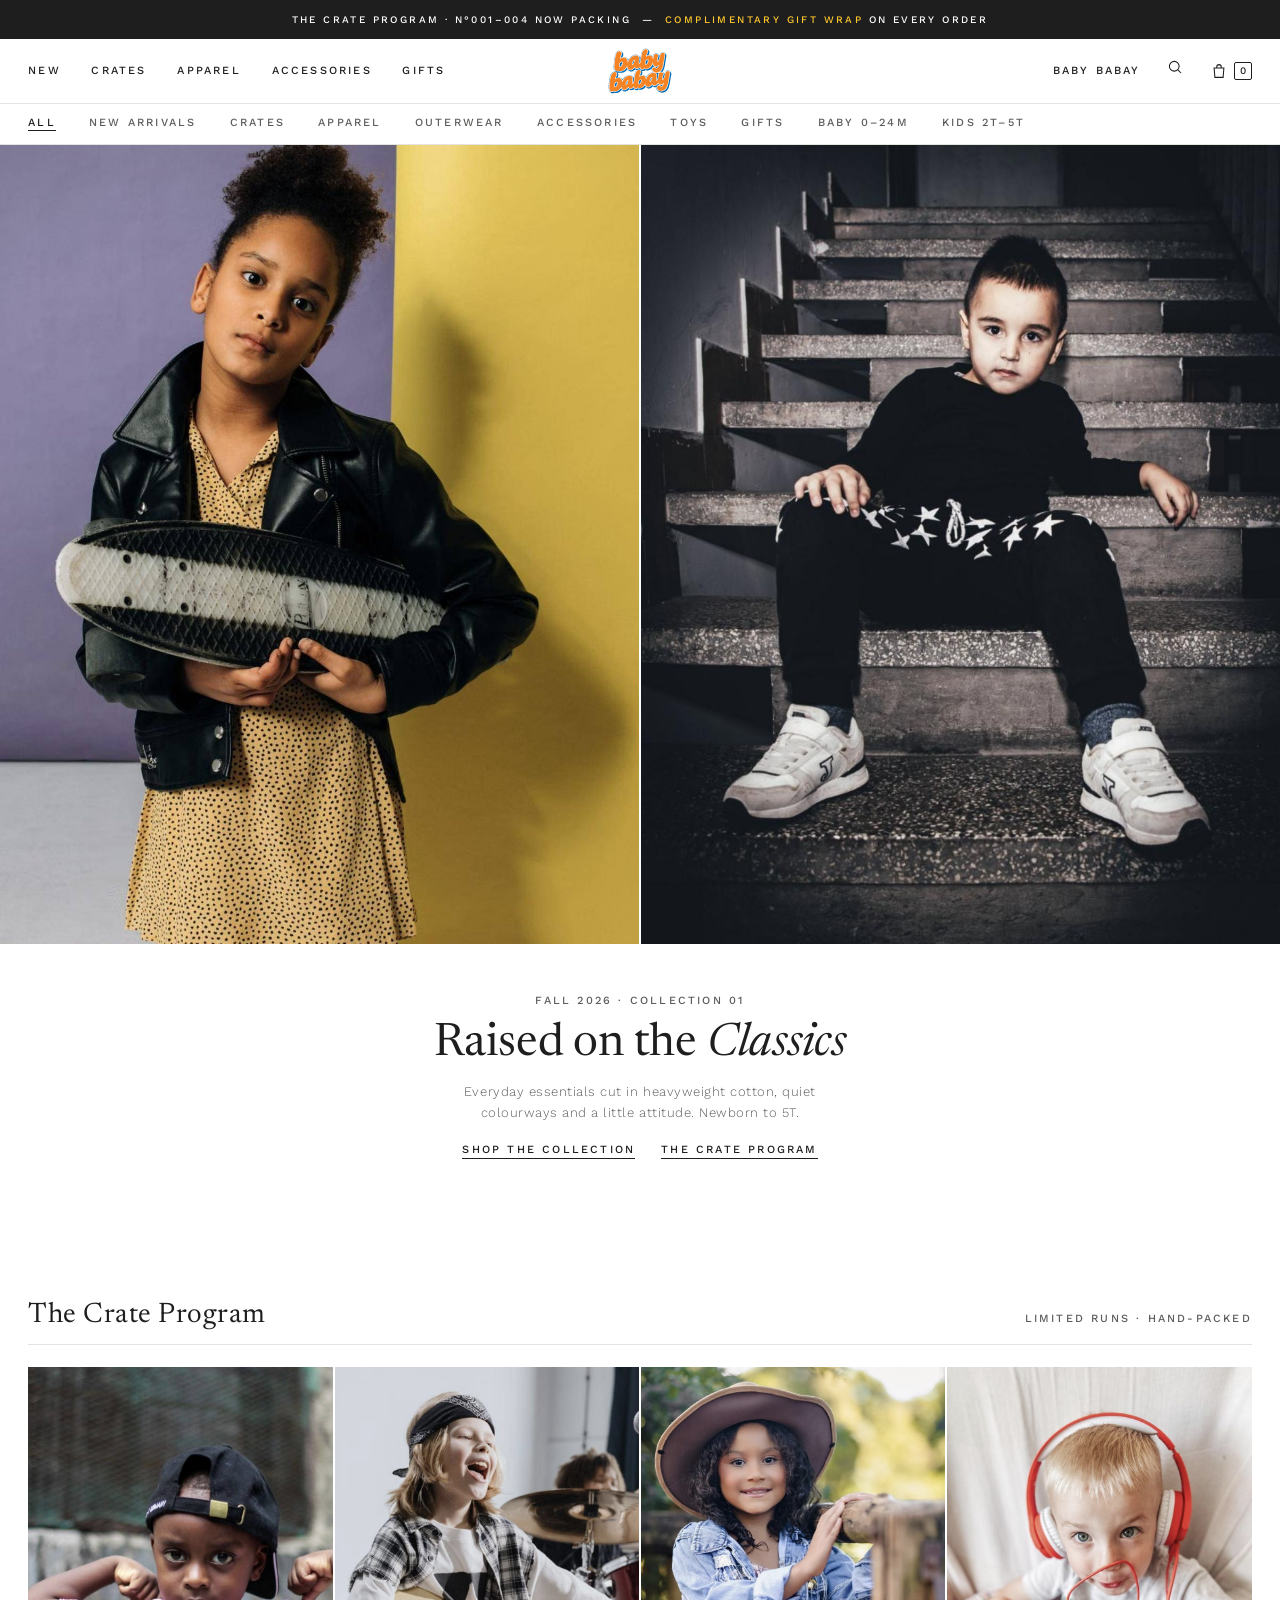
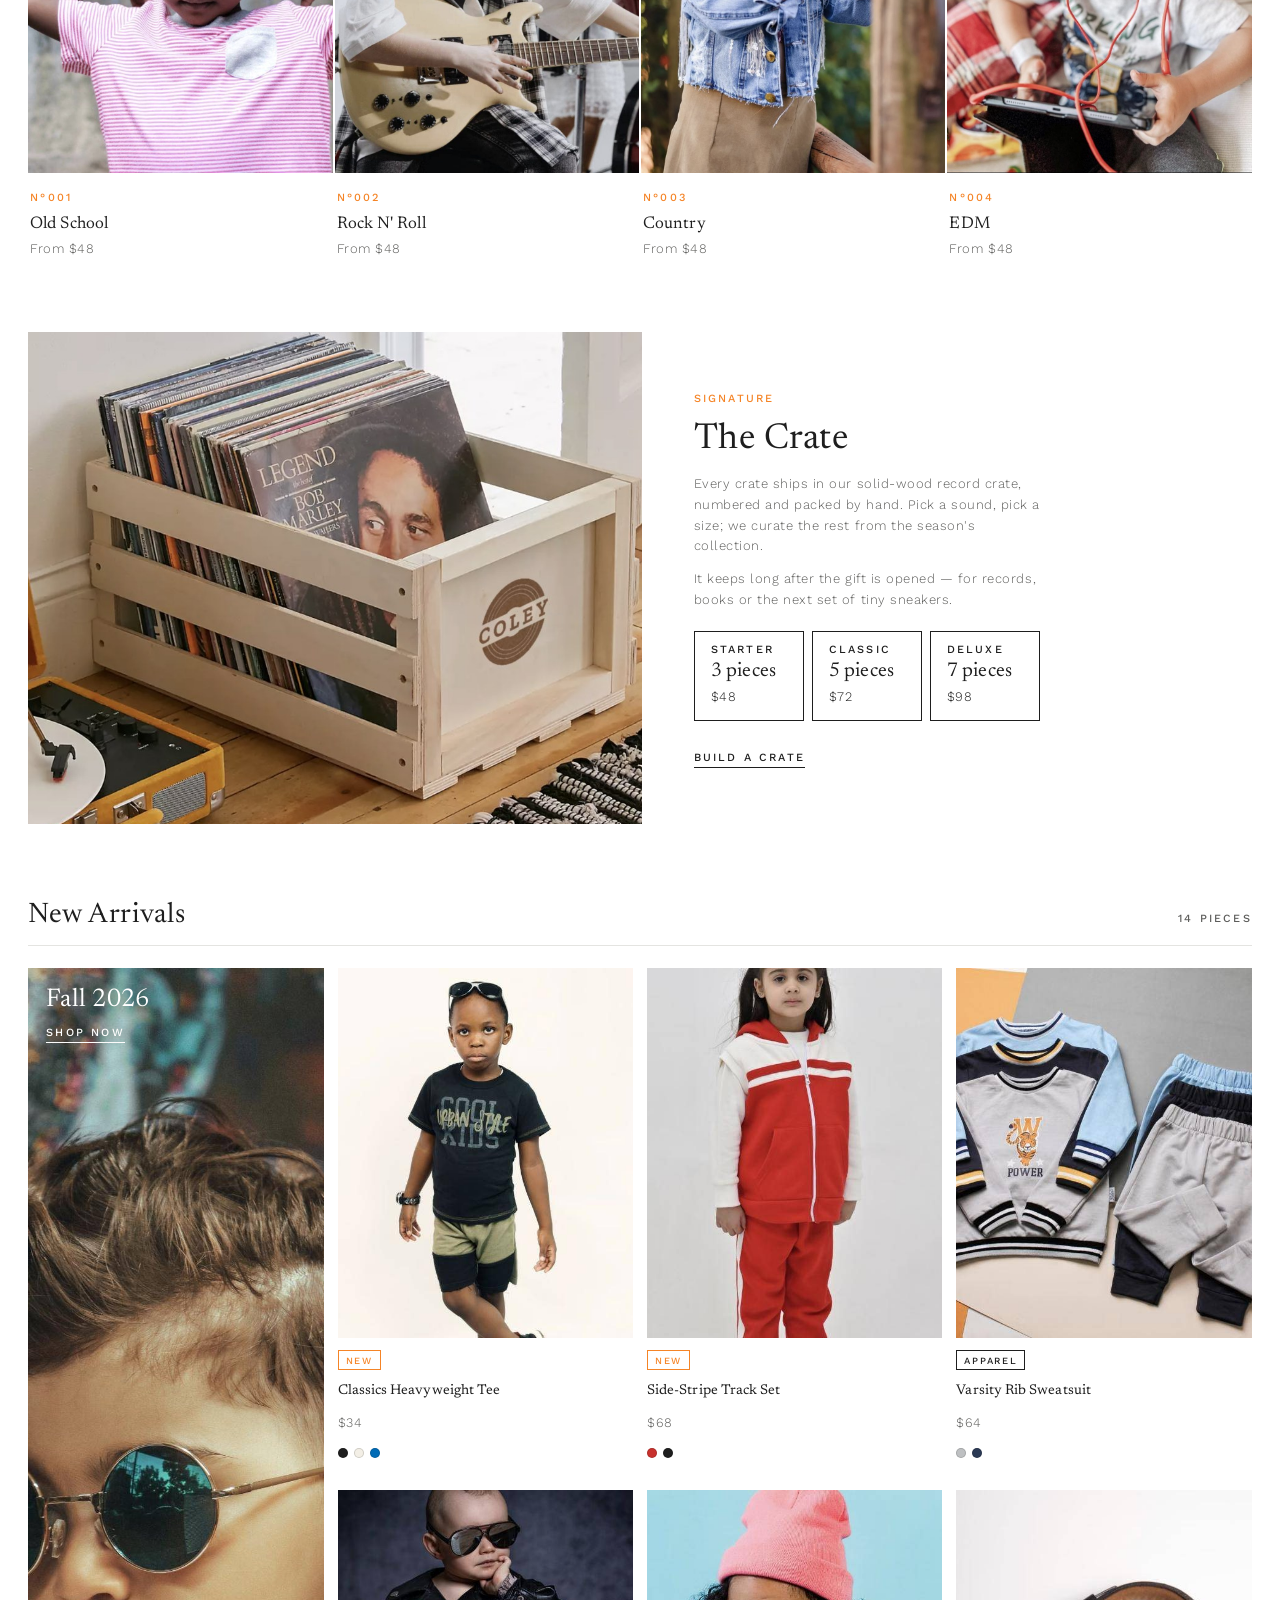
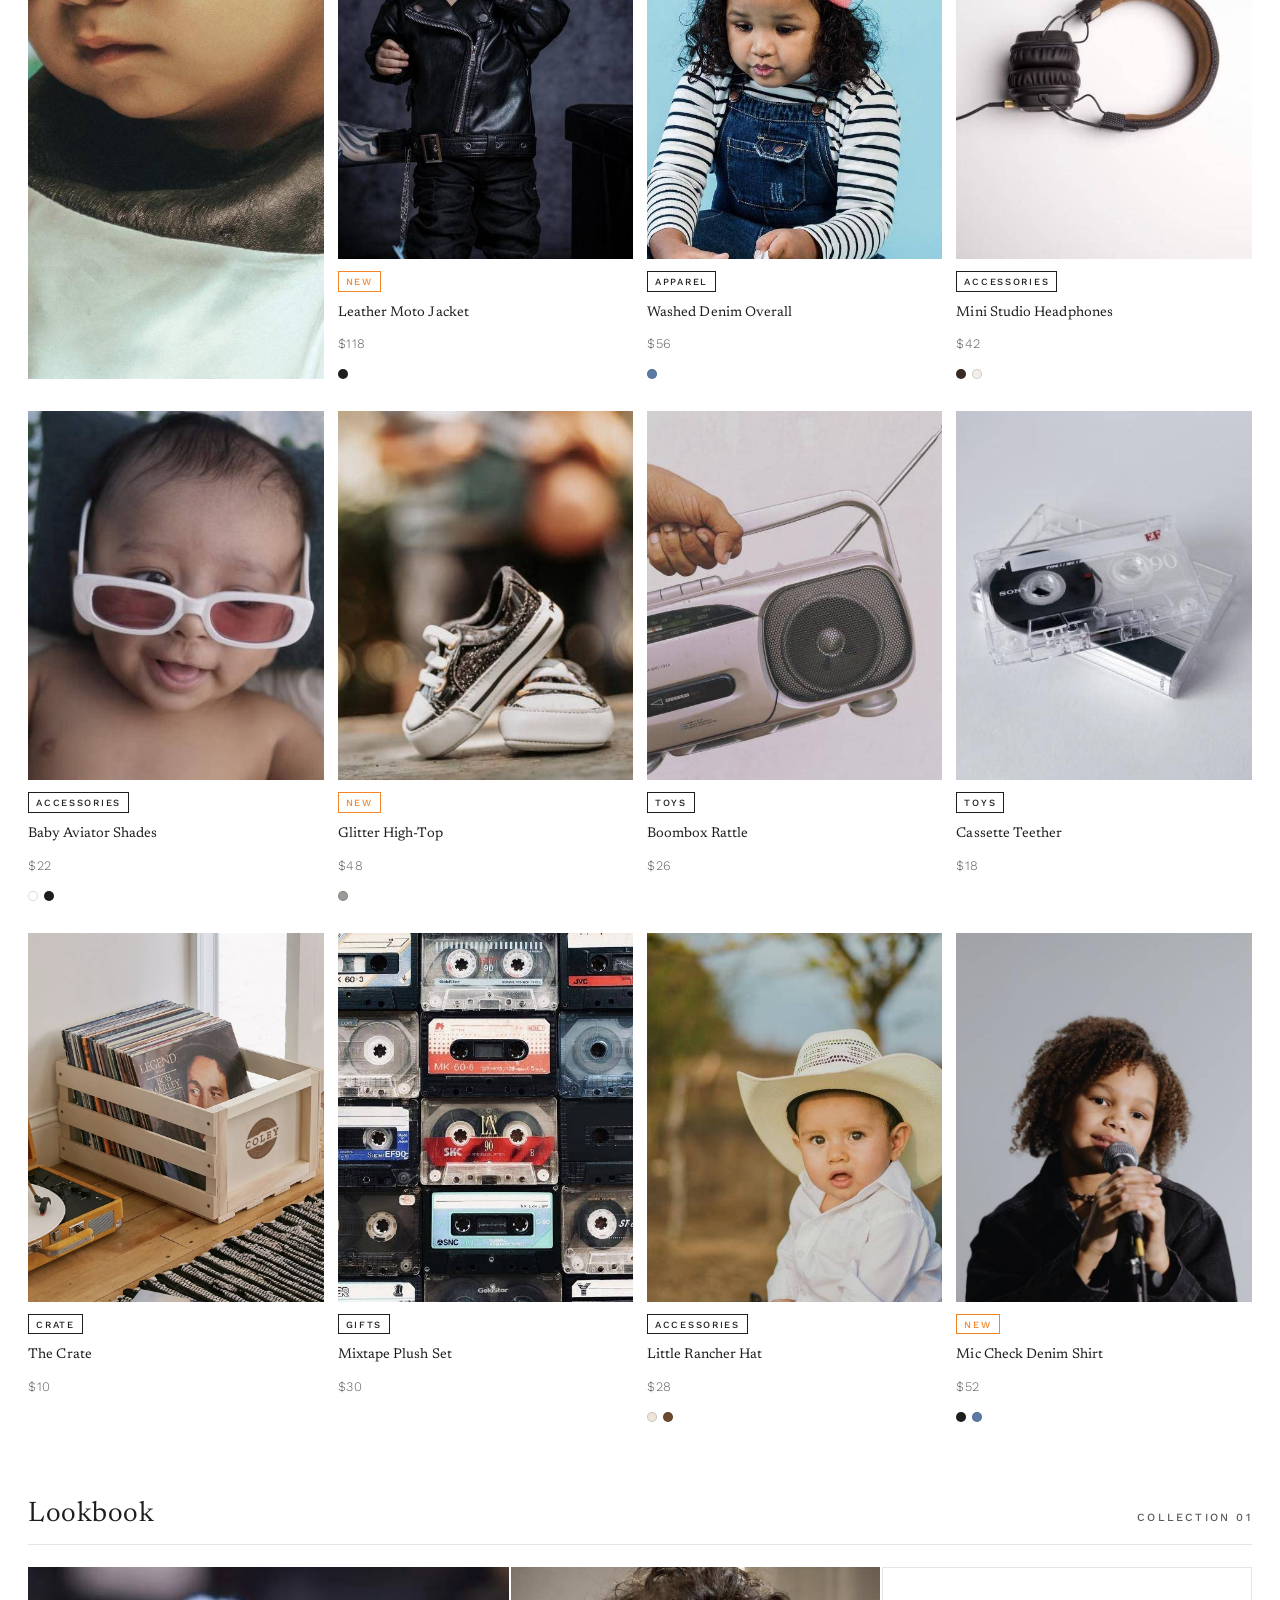
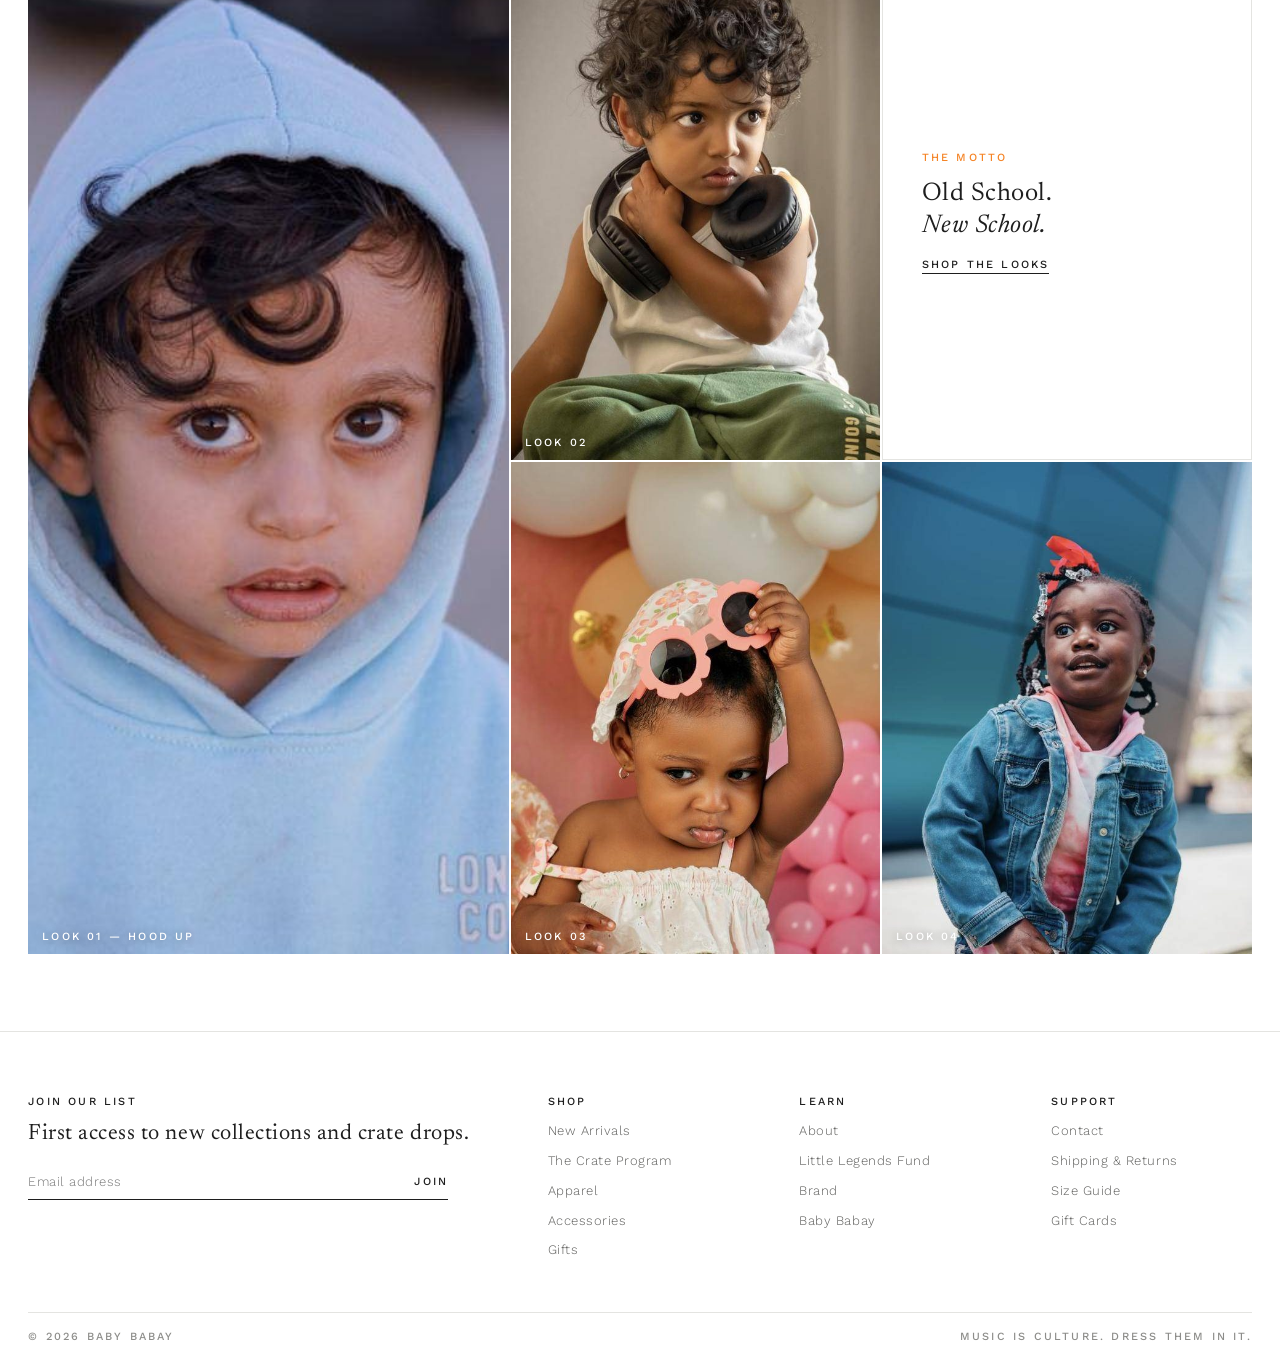
<file: coley-crates/index.html>
<!doctype html>
<html lang="en">
<head>
<meta charset="utf-8">
<meta name="viewport" content="width=device-width, initial-scale=1">
<title>Baby Babay</title>
<meta name="description" content="Baby Babay: elevated kids' essentials and limited-run music crates, newborn to 5T.">
<meta name="robots" content="noindex">
<meta name="theme-color" content="#FFFFFF">
<link rel="icon" type="image/svg+xml" href="../img/favicon.svg">
<link rel="preconnect" href="https://fonts.googleapis.com"><link rel="preconnect" href="https://fonts.gstatic.com" crossorigin>
<link href="https://fonts.googleapis.com/css2?family=Newsreader:ital,opsz,wght@0,6..72,400;0,6..72,500;1,6..72,400&family=Work+Sans:wght@300;400;500;600&display=swap" rel="stylesheet">
<style>
/* Baby Babay (Coley Crates) — a quiet, editorial storefront for Baby Babay.
   White room, near-black type, grey product plinths. The brand colours only appear where they mean something:
   the Knicks-blue mark, orange "New" flags, and the crate numbers. */
:root{
  --paper:#FFFFFF; --plinth:#F1F1EF; --line:#E4E4E1; --ink:#1E1E1E; --ink-2:#5C5C5A; --mute:#8D8D8A;
  --blue:#006BB6; --orange:#F58426; --yellow:#FFC72C;
  --sans:'Work Sans', system-ui, -apple-system, 'Helvetica Neue', Arial, sans-serif;
  --serif:'Newsreader', Georgia, 'Times New Roman', serif;
  --gut:clamp(16px,2.2vw,32px); --hdr:64px;
  color-scheme:light;
}
*{box-sizing:border-box}
html{-webkit-text-size-adjust:100%}
body{margin:0;background:var(--paper);color:var(--ink);font:300 13px/1.6 var(--sans);letter-spacing:.04em;-webkit-font-smoothing:antialiased}
img{display:block;max-width:100%}
a{color:inherit;text-decoration:none}
button{font:inherit;color:inherit;background:none;border:0;padding:0;cursor:pointer;letter-spacing:inherit}
.lab{font:500 11px/1 var(--sans);letter-spacing:.2em;text-transform:uppercase}
.serif{font-family:var(--serif);font-weight:400;letter-spacing:.01em}

/* announcement */
.ann{background:var(--ink);color:#fff;text-align:center;padding:9px var(--gut)}
.ann .lab{font-size:10px;letter-spacing:.24em}
.ann b{color:var(--yellow);font-weight:500}

/* header */
.hdr{position:sticky;top:0;z-index:50;background:rgba(255,255,255,.96);backdrop-filter:saturate(1.4) blur(8px);border-bottom:1px solid var(--line)}
.hdr-in{height:var(--hdr);display:grid;grid-template-columns:1fr auto 1fr;align-items:center;padding-inline:var(--gut)}
.nav{display:flex;gap:clamp(18px,2.4vw,34px)}
.nav a,.hdr-r a,.hdr-r button{position:relative}
.nav a::after{content:"";position:absolute;left:0;right:0;bottom:-6px;height:1px;background:currentColor;transform:scaleX(0);transform-origin:left;transition:transform .35s cubic-bezier(.2,.8,.2,1)}
.nav a:hover::after{transform:scaleX(1)}
.mark{display:flex;align-items:center;justify-content:center;gap:12px}
.mark img{height:46px;width:auto}
.mark .wm{font:500 12px/1 var(--sans);letter-spacing:.34em;text-transform:uppercase}
.hdr-r{display:flex;justify-content:flex-end;align-items:center;gap:clamp(14px,2vw,26px)}
.hdr-r svg{width:18px;height:18px}
.bag{display:inline-flex;align-items:center;gap:6px}
.bag .n{font:500 10px/1 var(--sans);min-width:18px;height:18px;display:inline-grid;place-items:center;border:1px solid var(--ink);border-radius:2px;padding:0 4px;transition:background .2s,color .2s}
.bag.bump .n{background:var(--ink);color:#fff}
.menu-btn{display:none}
.cats{display:flex;gap:clamp(18px,2.6vw,38px);overflow-x:auto;scrollbar-width:none;padding:13px var(--gut);border-top:1px solid var(--line)}
.cats::-webkit-scrollbar{display:none}
.cats button{white-space:nowrap;color:var(--ink-2);padding-bottom:2px;border-bottom:1px solid transparent;transition:color .2s,border-color .2s}
.cats button:hover{color:var(--ink)}
.cats button[aria-pressed="true"]{color:var(--ink);border-bottom-color:var(--ink)}

/* campaign */
.camp{display:grid;grid-template-columns:1fr 1fr;gap:2px;background:var(--paper)}
.camp figure{margin:0;position:relative;overflow:hidden;aspect-ratio:4/5;background:var(--plinth)}
.camp img{width:100%;height:100%;object-fit:cover;transform:scale(1.04);transition:transform 1.6s cubic-bezier(.2,.8,.2,1)}
.camp.in img{transform:scale(1)}
.camp-cap{text-align:center;padding:clamp(28px,4vw,52px) var(--gut) clamp(36px,5vw,64px);display:flex;flex-direction:column;align-items:center;gap:14px}
.camp-cap h1{margin:0;font:400 clamp(30px,3.6vw,52px)/1.05 var(--serif);letter-spacing:-.005em}
.camp-cap h1 em{font-style:italic}
.camp-cap p{margin:0;color:var(--ink-2);max-width:52ch;font-size:13px}
.links{display:flex;gap:26px;margin-top:6px}
.ul{border-bottom:1px solid var(--ink);padding-bottom:3px}
.ul:hover{color:var(--blue);border-color:var(--blue)}

/* section heads */
.sec{padding:clamp(40px,6vw,80px) var(--gut)}
.sec-h{display:flex;justify-content:space-between;align-items:baseline;gap:16px;border-bottom:1px solid var(--line);padding-bottom:14px;margin-bottom:22px}
.sec-h h2{margin:0;font:400 clamp(22px,2.2vw,30px)/1.1 var(--serif)}
.sec-h .lab{color:var(--ink-2)}

/* crate program */
.crates{display:grid;grid-template-columns:repeat(4,minmax(0,1fr));gap:2px}
.crate{position:relative;display:block;background:var(--plinth);overflow:hidden}
.crate .ph{aspect-ratio:3/4;overflow:hidden}
.crate img{width:100%;height:100%;object-fit:cover;filter:grayscale(.15) contrast(1.02);transition:transform .9s cubic-bezier(.2,.8,.2,1),filter .6s}
.crate:hover img{transform:scale(1.04);filter:none}
.crate .meta{background:var(--paper);padding:14px 14px 8px 2px;display:flex;flex-direction:column;gap:4px}
.crate .no{font:500 11px/1 var(--sans);letter-spacing:.2em;color:var(--orange)}
.crate .t{font:400 17px/1.25 var(--serif);margin-top:6px;letter-spacing:.005em}
.crate .p{color:var(--ink-2)}
.crate-note{display:grid;grid-template-columns:minmax(0,1.1fr) minmax(0,1fr);gap:clamp(20px,4vw,64px);align-items:center;margin-top:clamp(36px,5vw,64px)}
.crate-note .ph{aspect-ratio:5/4;overflow:hidden;background:var(--plinth)}
.crate-note .ph img{width:100%;height:100%;object-fit:cover}
.crate-note h3{margin:0 0 14px;font:400 clamp(26px,2.8vw,40px)/1.08 var(--serif)}
.crate-note p{margin:0 0 12px;color:var(--ink-2);max-width:44ch}
.sizes-row{display:flex;gap:8px;margin:20px 0 26px;flex-wrap:wrap}
.sz{border:1px solid var(--ink);padding:12px 16px;display:flex;flex-direction:column;gap:6px;min-width:110px;transition:background .2s,color .2s}
.sz:hover{background:var(--ink);color:#fff}
.sz .serif{font-size:20px;line-height:1}

/* product grid */
.grid{display:grid;grid-template-columns:repeat(4,minmax(0,1fr));gap:32px 14px}
.card{display:flex;flex-direction:column;gap:12px;min-width:0}
.card[hidden]{display:none!important}
.card .ph{position:relative;aspect-ratio:4/5;background:var(--plinth);overflow:hidden}
.card .ph img{width:100%;height:100%;object-fit:cover;transition:opacity .5s,transform .9s cubic-bezier(.2,.8,.2,1)}
.card .ph img.prod{object-fit:contain;padding:12%;mix-blend-mode:multiply}
.card .ph img.alt{position:absolute;inset:0;opacity:0}
.card:hover .ph img.alt{opacity:1}
.card:hover .ph img.main{transform:scale(1.03)}
.quick{position:absolute;left:10px;right:10px;bottom:10px;background:rgba(255,255,255,.95);border:1px solid var(--ink);padding:11px 0;text-align:center;opacity:0;transform:translateY(8px);transition:opacity .3s,transform .3s,background .2s,color .2s}
.card:hover .quick,.quick:focus-visible{opacity:1;transform:none}
.quick:hover{background:var(--ink);color:#fff}
.tag{display:inline-block;align-self:flex-start;border:1px solid var(--ink);padding:5px 7px 4px;font:500 9.5px/1 var(--sans);letter-spacing:.18em;text-transform:uppercase}
.tag.new{border-color:var(--orange);color:var(--orange)}
.card .nm{font:400 14px/1.35 var(--serif);letter-spacing:.005em}
.card .pr{color:var(--ink-2)}
.card .sw{display:flex;gap:6px;margin-top:2px}
.card .sw i{width:10px;height:10px;border-radius:50%;border:1px solid rgba(0,0,0,.15)}
.card.feat{grid-row:span 2}
.card.feat .ph{aspect-ratio:auto;height:100%;min-height:100%}
.card.feat a{position:relative;display:block;height:100%}
.card.feat .cap{position:absolute;left:18px;top:18px;color:#fff;text-shadow:0 1px 14px rgba(0,0,0,.35)}
.card.feat .cap .serif{font-size:clamp(22px,2vw,28px);line-height:1.1;display:block;margin-bottom:8px}

/* lookbook */
.look{display:grid;grid-template-columns:1.3fr 1fr 1fr;gap:2px}
.look figure{margin:0;position:relative;overflow:hidden;background:var(--plinth)}
.look figure:first-child{grid-row:span 2}
.look img{width:100%;height:100%;object-fit:cover}
.look figcaption{position:absolute;left:14px;bottom:12px;color:#fff;text-shadow:0 1px 10px rgba(0,0,0,.4)}
.look .q{display:flex;flex-direction:column;justify-content:center;gap:16px;padding:clamp(22px,3vw,44px);background:var(--paper);border:1px solid var(--line)}
.look .q p{margin:0;font:400 clamp(20px,2vw,28px)/1.25 var(--serif)}
.look .q p em{font-style:italic}

/* footer */
.ft{border-top:1px solid var(--line);padding:clamp(40px,5vw,64px) var(--gut) 26px;display:grid;grid-template-columns:minmax(0,1.4fr) repeat(3,minmax(0,.6fr));gap:clamp(24px,4vw,56px)}
.ft h4{margin:0 0 14px}
.ft ul{list-style:none;margin:0;padding:0;display:flex;flex-direction:column;gap:9px;color:var(--ink-2)}
.ft ul a:hover{color:var(--ink)}
.join p{margin:0 0 16px;font:400 22px/1.2 var(--serif)}
.join form{display:flex;border-bottom:1px solid var(--ink);max-width:420px}
.join input{flex:1;min-width:0;border:0;background:none;font:300 13px var(--sans);letter-spacing:.04em;padding:10px 0;color:var(--ink)}
.join input:focus{outline:none}
.join .ok{margin-top:10px;color:var(--blue);font-size:12px}
.fb{grid-column:1/-1;display:flex;justify-content:space-between;gap:12px;flex-wrap:wrap;border-top:1px solid var(--line);padding-top:18px;color:var(--mute)}
.fb a:hover{color:var(--ink)}

/* reveal */
[data-r]{opacity:0;transform:translateY(14px);transition:opacity .8s cubic-bezier(.2,.8,.2,1),transform .8s cubic-bezier(.2,.8,.2,1)}
[data-r].in{opacity:1;transform:none}
:focus-visible{outline:1px solid var(--blue);outline-offset:3px}

/* mobile menu */
.mm{position:fixed;inset:0;z-index:80;background:#fff;padding:20px var(--gut);display:flex;flex-direction:column;gap:26px;transform:translateX(-100%);transition:transform .45s cubic-bezier(.2,.8,.2,1)}
.mm.open{transform:none}
.mm .top{display:flex;justify-content:space-between;align-items:center}
.mm nav{display:flex;flex-direction:column;gap:18px}
.mm nav a{font:400 30px/1 var(--serif)}

@media (max-width:980px){
  .crates{grid-template-columns:repeat(2,minmax(0,1fr))}
  .grid{grid-template-columns:repeat(3,minmax(0,1fr))}
  .look{grid-template-columns:1fr 1fr}
  .look figure:first-child{grid-row:auto;grid-column:1/-1;aspect-ratio:16/10}
  .ft{grid-template-columns:1fr 1fr}
  .join{grid-column:1/-1}
}
@media (max-width:720px){
  :root{--hdr:56px}
  .nav,.hdr-r .hide-m{display:none}
  .menu-btn{display:inline-flex}
  .hdr-in{grid-template-columns:auto 1fr auto}
  .mark{justify-content:center}
  .mark .wm{display:none}
  .grid{grid-template-columns:repeat(2,minmax(0,1fr));gap:26px 10px}
  .card.feat{grid-column:1/-1;grid-row:auto}
  .card.feat .ph{aspect-ratio:4/5;height:auto}
  .quick{opacity:1;transform:none;left:auto;right:8px;bottom:8px;width:34px;height:34px;padding:0;font-size:0;border-radius:50%;display:grid;place-items:center}
  .quick::before{content:"+";font:300 20px/1 var(--sans)}
  .crate-note{grid-template-columns:1fr}
  .look{grid-template-columns:1fr}
  .look figure{aspect-ratio:4/5}
  .ft{grid-template-columns:1fr 1fr}
}
@media (prefers-reduced-motion:reduce){*{transition:none!important;animation:none!important}[data-r]{opacity:1;transform:none}}

/* Shopify bag drawer + option sheet */
.scrim{position:fixed;inset:0;background:rgba(0,0,0,.35);z-index:90}
.drawer{position:fixed;top:0;right:0;bottom:0;width:min(420px,100%);background:var(--paper);z-index:100;transform:translateX(100%);visibility:hidden;transition:transform .45s cubic-bezier(.2,.8,.2,1),visibility 0s .45s;display:flex;flex-direction:column;border-left:1px solid var(--line)}
.drawer.on{transform:none;visibility:visible;transition:transform .45s cubic-bezier(.2,.8,.2,1)}
.dr-h{display:flex;justify-content:space-between;align-items:center;padding:20px var(--gut);border-bottom:1px solid var(--line)}
.dr-list{list-style:none;margin:0;padding:0 var(--gut);flex:1;overflow:auto}
.dr-list li{display:grid;grid-template-columns:64px 1fr auto;gap:14px;padding:16px 0;border-bottom:1px solid var(--line);align-items:center}
.dr-list img{width:64px;height:80px;object-fit:cover;background:var(--plinth)}
.dr-list b{font-weight:500;display:block}
.dr-list small{color:var(--mute);display:block;margin-top:2px}
.dr-list button{color:var(--mute);text-decoration:underline;margin-top:6px}
.dr-list li.dr-empty{display:block;padding:40px 0;color:var(--ink-2);border:0}
.dr-f{padding:18px var(--gut) 24px;border-top:1px solid var(--line)}
.dr-t{display:flex;justify-content:space-between;align-items:baseline;margin-bottom:14px}
.dr-t #drTotal{font:400 22px/1 var(--serif)}
.dr-go{width:100%;background:var(--ink);color:#fff;padding:16px;font:500 11px/1 var(--sans);letter-spacing:.2em;text-transform:uppercase}
.dr-go:disabled{opacity:.4;cursor:not-allowed}
#drMsg{margin:10px 0 0;color:#B3261E;font-size:12px;min-height:1em}
.sheet{position:fixed;inset:0;z-index:110;display:flex;align-items:flex-end;justify-content:center;background:rgba(0,0,0,.35)}
.sheet[hidden]{display:none}
.sh-in{background:var(--paper);width:min(520px,100%);padding:22px var(--gut) 28px;max-height:80vh;overflow:auto}
.sh-h{display:flex;justify-content:space-between;margin-bottom:18px}
.sh-opts{display:grid;gap:8px}
.sh-opts button{display:flex;justify-content:space-between;align-items:center;border:1px solid var(--line);padding:14px 16px;text-align:left}
.sh-opts button:hover:not(:disabled){border-color:var(--ink)}
.sh-opts button:disabled{opacity:.4;cursor:not-allowed;text-decoration:line-through}
@media(min-width:700px){.sheet{align-items:center}}
</style>
</head>
<body>

<div class="ann"><span class="lab">The Crate Program · N°001–004 now packing &nbsp;—&nbsp; <b>Complimentary gift wrap</b> on every order</span></div>

<header class="hdr">
  <div class="hdr-in">
    <nav class="nav" aria-label="Main">
      <a class="lab" href="#new">New</a>
      <a class="lab" href="#crates">Crates</a>
      <a class="lab" href="#shop" data-go="apparel">Apparel</a>
      <a class="lab" href="#shop" data-go="accessories">Accessories</a>
      <a class="lab" href="#shop" data-go="gifts">Gifts</a>
    </nav>
    <button class="menu-btn" type="button" aria-label="Open menu" data-mm-open><svg viewBox="0 0 24 24" width="20" height="20" fill="none" stroke="currentColor" stroke-width="1.4"><path d="M3 7h18M3 17h18"/></svg></button>
    <a class="mark" href="#top" aria-label="Baby Babay, home"><img src="../img/logo-baby-babay.svg?v=10" alt="Baby Babay" width="65" height="46"></a>
    <div class="hdr-r">
      <a class="lab hide-m" href="../index.html">Baby Babay</a>
      <a href="#shop" aria-label="Search"><svg viewBox="0 0 24 24" fill="none" stroke="currentColor" stroke-width="1.4"><circle cx="11" cy="11" r="6.5"/><path d="M20 20l-4.2-4.2"/></svg></a>
      <button class="bag" type="button" aria-label="Bag"><svg viewBox="0 0 24 24" fill="none" stroke="currentColor" stroke-width="1.4"><path d="M5.5 8h13l-1 12.5h-11z"/><path d="M9 8V6.5a3 3 0 0 1 6 0V8"/></svg><span class="n">0</span></button>
    </div>
  </div>
  <div class="cats" role="group" aria-label="Shop by category">
    <button class="lab" type="button" data-cat="all" aria-pressed="true">All</button>
    <button class="lab" type="button" data-cat="new" aria-pressed="false">New Arrivals</button>
    <button class="lab" type="button" data-cat="crates" aria-pressed="false">Crates</button>
    <button class="lab" type="button" data-cat="apparel" aria-pressed="false">Apparel</button>
    <button class="lab" type="button" data-cat="outerwear" aria-pressed="false">Outerwear</button>
    <button class="lab" type="button" data-cat="accessories" aria-pressed="false">Accessories</button>
    <button class="lab" type="button" data-cat="toys" aria-pressed="false">Toys</button>
    <button class="lab" type="button" data-cat="gifts" aria-pressed="false">Gifts</button>
    <button class="lab" type="button" data-cat="baby" aria-pressed="false">Baby 0–24M</button>
    <button class="lab" type="button" data-cat="kids" aria-pressed="false">Kids 2T–5T</button>
  </div>
</header>

<main id="top">
  <section class="camp" aria-label="Fall 2026 campaign">
    <figure><img src="../img/hero-4.jpg" alt="Girl in a leather jacket and polka-dot dress holding a skateboard" width="1200" height="1600"></figure>
    <figure><img src="../img/lb-11.jpg?v=1" alt="Boy in a black star-print sweatsuit sitting on concrete stairs" width="900" height="1200"></figure>
  </section>
  <div class="camp-cap" data-r>
    <span class="lab" style="color:var(--ink-2)">Fall 2026 · Collection 01</span>
    <h1>Raised on the <em>Classics</em></h1>
    <p>Everyday essentials cut in heavyweight cotton, quiet colourways and a little attitude. Newborn to 5T.</p>
    <div class="links"><a class="lab ul" href="#shop">Shop the Collection</a><a class="lab ul" href="#crates">The Crate Program</a></div>
  </div>

  <section class="sec" id="crates" aria-label="The Crate Program">
    <div class="sec-h"><h2>The Crate Program</h2><span class="lab">Limited runs · Hand-packed</span></div>
    <div class="crates">
      <a class="crate" href="../gift-crates.html#hiphop" data-r><div class="ph"><img src="../img/crate-hiphop.jpg" alt="Boy in a backwards cap flexing" loading="lazy"></div><div class="meta"><div><span class="no">N°001</span><div class="t">Old School</div></div><span class="p">From $48</span></div></a>
      <a class="crate" href="../gift-crates.html#rock" data-r><div class="ph"><img src="../img/crate-rock.jpg" alt="Kid playing an electric guitar" loading="lazy"></div><div class="meta"><div><span class="no">N°002</span><div class="t">Rock N' Roll</div></div><span class="p">From $48</span></div></a>
      <a class="crate" href="../gift-crates.html#country" data-r><div class="ph"><img src="../img/crate-country.jpg?v=9" alt="Girl in a cowboy hat leaning on a fence" loading="lazy"></div><div class="meta"><div><span class="no">N°003</span><div class="t">Country</div></div><span class="p">From $48</span></div></a>
      <a class="crate" href="../gift-crates.html#edm" data-r><div class="ph"><img src="../img/crate-edm.jpg?v=9" alt="Toddler in red headphones" loading="lazy"></div><div class="meta"><div><span class="no">N°004</span><div class="t">EDM</div></div><span class="p">From $48</span></div></a>
    </div>

    <div class="crate-note" data-r>
      <div class="ph"><img src="../img/crate-build.jpg?v=9" alt="Wooden record crate packed with vinyl" loading="lazy"></div>
      <div>
        <span class="lab" style="color:var(--orange)">Signature</span>
        <h3 style="margin-top:12px">The Crate</h3>
        <p>Every crate ships in our solid-wood record crate, numbered and packed by hand. Pick a sound, pick a size; we curate the rest from the season's collection.</p>
        <p>It keeps long after the gift is opened — for records, books or the next set of tiny sneakers.</p>
        <div class="sizes-row">
          <a class="sz" href="../gift-crates.html"><span class="lab">Starter</span><span class="serif">3 pieces</span><span>$48</span></a>
          <a class="sz" href="../gift-crates.html"><span class="lab">Classic</span><span class="serif">5 pieces</span><span>$72</span></a>
          <a class="sz" href="../gift-crates.html"><span class="lab">Deluxe</span><span class="serif">7 pieces</span><span>$98</span></a>
        </div>
        <a class="lab ul" href="../spin/#build">Build a Crate</a>
      </div>
    </div>
  </section>

  <section class="sec" id="shop" aria-label="Shop" style="padding-top:0">
    <div class="sec-h" id="new"><h2>New Arrivals</h2><span class="lab"><span data-count>12</span> pieces</span></div>
    <div class="grid">
      <div class="card feat" data-cats="all new apparel kids" data-r>
        <a href="#shop"><div class="ph"><img class="main" src="../img/hero-5.jpg" alt="Toddler with a fresh fade in round sunglasses" loading="lazy"></div>
          <div class="cap"><span class="serif">Fall 2026</span><span class="lab ul" style="border-color:#fff">Shop Now</span></div></a>
      </div>

      <div class="card" data-cats="all new apparel kids" data-r>
        <div class="ph"><img class="main" src="../img/p-tee.jpg" alt="" loading="lazy"><img class="alt" src="../img/lb-5.jpg" alt="" loading="lazy"><button class="quick lab" type="button" data-add>Quick Add</button></div>
        <span class="tag new">New</span><div class="nm">Classics Heavyweight Tee</div><div class="pr">$34</div><div class="sw"><i style="background:#1E1E1E"></i><i style="background:#F3EFE6"></i><i style="background:#006BB6"></i></div>
      </div>
      <div class="card" data-cats="all new apparel outerwear kids" data-r>
        <div class="ph"><img class="main" src="../img/p-tracksuit.jpg" alt="" loading="lazy"><button class="quick lab" type="button" data-add>Quick Add</button></div>
        <span class="tag new">New</span><div class="nm">Side-Stripe Track Set</div><div class="pr">$68</div><div class="sw"><i style="background:#C8312D"></i><i style="background:#1E1E1E"></i></div>
      </div>
      <div class="card" data-cats="all apparel outerwear kids" data-r>
        <div class="ph"><img class="main" src="../img/p-varsity.jpg" alt="" loading="lazy"><button class="quick lab" type="button" data-add>Quick Add</button></div>
        <span class="tag">Apparel</span><div class="nm">Varsity Rib Sweatsuit</div><div class="pr">$64</div><div class="sw"><i style="background:#BEC0C2"></i><i style="background:#2B3A55"></i></div>
      </div>

      <div class="card" data-cats="all new outerwear kids" data-r>
        <div class="ph"><img class="main" src="../img/p-rockstar.jpg" alt="" loading="lazy"><button class="quick lab" type="button" data-add>Quick Add</button></div>
        <span class="tag new">New</span><div class="nm">Leather Moto Jacket</div><div class="pr">$118</div><div class="sw"><i style="background:#1E1E1E"></i></div>
      </div>
      <div class="card" data-cats="all apparel baby" data-r>
        <div class="ph"><img class="main" src="../img/p-overalls.jpg" alt="" loading="lazy"><button class="quick lab" type="button" data-add>Quick Add</button></div>
        <span class="tag">Apparel</span><div class="nm">Washed Denim Overall</div><div class="pr">$56</div><div class="sw"><i style="background:#5B7BA6"></i></div>
      </div>
      <div class="card" data-cats="all accessories" data-r>
        <div class="ph"><img class="main" src="../img/p-headphones.jpg" alt="" loading="lazy"><button class="quick lab" type="button" data-add>Quick Add</button></div>
        <span class="tag">Accessories</span><div class="nm">Mini Studio Headphones</div><div class="pr">$42</div><div class="sw"><i style="background:#3A2A22"></i><i style="background:#F3EFE6"></i></div>
      </div>

      <div class="card" data-cats="all accessories baby" data-r>
        <div class="ph"><img class="main" src="../img/p-shades.jpg" alt="" loading="lazy"><button class="quick lab" type="button" data-add>Quick Add</button></div>
        <span class="tag">Accessories</span><div class="nm">Baby Aviator Shades</div><div class="pr">$22</div><div class="sw"><i style="background:#fff"></i><i style="background:#1E1E1E"></i></div>
      </div>
      <div class="card" data-cats="all new accessories kids" data-r>
        <div class="ph"><img class="main" src="../img/p-sneakers.jpg" alt="" loading="lazy"><button class="quick lab" type="button" data-add>Quick Add</button></div>
        <span class="tag new">New</span><div class="nm">Glitter High-Top</div><div class="pr">$48</div><div class="sw"><i style="background:#9A9A96"></i></div>
      </div>
      <div class="card" data-cats="all toys baby" data-r>
        <div class="ph"><img class="main" src="../img/p-boombox.jpg" alt="" loading="lazy"><button class="quick lab" type="button" data-add>Quick Add</button></div>
        <span class="tag">Toys</span><div class="nm">Boombox Rattle</div><div class="pr">$26</div>
      </div>
      <div class="card" data-cats="all toys baby" data-r>
        <div class="ph"><img class="main" src="../img/p-cassette.jpg" alt="" loading="lazy"><button class="quick lab" type="button" data-add>Quick Add</button></div>
        <span class="tag">Toys</span><div class="nm">Cassette Teether</div><div class="pr">$18</div>
      </div>

      <div class="card" data-cats="all crates gifts" data-r>
        <div class="ph"><img class="main" src="../img/crate-build.jpg?v=9" alt="" loading="lazy"><button class="quick lab" type="button" data-add>Quick Add</button></div>
        <span class="tag">Crate</span><div class="nm">The Crate</div><div class="pr">$10</div>
      </div>
      <div class="card" data-cats="all gifts toys" data-r>
        <div class="ph"><img class="main" src="../img/p-cassettes.jpg" alt="" loading="lazy"><button class="quick lab" type="button" data-add>Quick Add</button></div>
        <span class="tag">Gifts</span><div class="nm">Mixtape Plush Set</div><div class="pr">$30</div>
      </div>
      <div class="card" data-cats="all accessories baby" data-r>
        <div class="ph"><img class="main" src="../img/p-cowboy.jpg" alt="" loading="lazy"><button class="quick lab" type="button" data-add>Quick Add</button></div>
        <span class="tag">Accessories</span><div class="nm">Little Rancher Hat</div><div class="pr">$28</div><div class="sw"><i style="background:#EDE6D6"></i><i style="background:#6B4A2F"></i></div>
      </div>
      <div class="card" data-cats="all new apparel kids" data-r>
        <div class="ph"><img class="main" src="../img/lb-10.jpg" alt="" loading="lazy"><button class="quick lab" type="button" data-add>Quick Add</button></div>
        <span class="tag new">New</span><div class="nm">Mic Check Denim Shirt</div><div class="pr">$52</div><div class="sw"><i style="background:#1E1E1E"></i><i style="background:#5B7BA6"></i></div>
      </div>
    </div>
  </section>

  <section class="sec" aria-label="Lookbook" style="padding-top:0">
    <div class="sec-h"><h2>Lookbook</h2><span class="lab">Collection 01</span></div>
    <div class="look">
      <figure data-r><img src="../img/lb-8.jpg" alt="Toddler in a pale blue hoodie" loading="lazy"><figcaption class="lab">Look 01 — Hood Up</figcaption></figure>
      <figure data-r><img src="../img/lb-4.jpg" alt="Curly-haired toddler with headphones around his neck" loading="lazy"><figcaption class="lab">Look 02</figcaption></figure>
      <div class="q" data-r><span class="lab" style="color:var(--orange)">The Motto</span><p>Old School.<br><em>New School.</em></p><a class="lab ul" style="align-self:flex-start" href="#shop">Shop the Looks</a></div>
      <figure data-r><img src="../img/lb-6.jpg" alt="Baby girl lifting pink flower sunglasses" loading="lazy"><figcaption class="lab">Look 03</figcaption></figure>
      <figure data-r><img src="../img/lb-3.jpg" alt="Little girl with beaded braids in a denim jacket" loading="lazy"><figcaption class="lab">Look 04</figcaption></figure>
    </div>
  </section>
</main>

<footer class="ft">
  <div class="join">
    <h4 class="lab">Join Our List</h4>
    <p>First access to new collections and crate drops.</p>
    <form data-join><input type="email" placeholder="Email address" aria-label="Email address" required><button class="lab" type="submit">Join</button></form>
    <div class="ok" hidden data-ok>Thank you. You're on the list.</div>
  </div>
  <div><h4 class="lab">Shop</h4><ul><li><a href="#new">New Arrivals</a></li><li><a href="#crates">The Crate Program</a></li><li><a href="#shop">Apparel</a></li><li><a href="#shop">Accessories</a></li><li><a href="#shop">Gifts</a></li></ul></div>
  <div><h4 class="lab">Learn</h4><ul><li><a href="../about.html">About</a></li><li><a href="../giving-back.html">Little Legends Fund</a></li><li><a href="../brand/">Brand</a></li><li><a href="../index.html">Baby Babay</a></li></ul></div>
  <div><h4 class="lab">Support</h4><ul><li><a href="../about.html">Contact</a></li><li><a href="#">Shipping &amp; Returns</a></li><li><a href="#">Size Guide</a></li><li><a href="#">Gift Cards</a></li></ul></div>
  <div class="fb lab"><span>© 2026 Baby Babay</span><span>Music is culture. Dress them in it.</span></div>
</footer>

<div class="mm" aria-hidden="true">
  <div class="top"><img src="../img/logo-baby-babay.svg?v=10" alt="" style="height:40px;width:auto"><button type="button" class="lab" data-mm-close>Close</button></div>
  <nav aria-label="Mobile"><a href="#new">New</a><a href="#crates">Crates</a><a href="#shop" data-go="apparel">Apparel</a><a href="#shop" data-go="accessories">Accessories</a><a href="#shop" data-go="gifts">Gifts</a><a href="../index.html">Baby Babay</a></nav>
</div>

<div class="scrim" id="scrim" hidden></div>
<aside class="drawer" id="drawer" aria-hidden="true" aria-label="Your bag">
  <div class="dr-h"><span class="lab">Your Bag</span><button type="button" class="lab" data-dr-close>Close</button></div>
  <ul class="dr-list" id="drList"></ul>
  <div class="dr-f"><div class="dr-t"><span class="lab">Total</span><span id="drTotal">$0</span></div><button type="button" class="dr-go" id="drGo" disabled>Checkout opens at launch</button><p id="drMsg" role="status"></p></div>
</aside>
<div class="sheet" id="sheet" role="dialog" aria-modal="true" aria-label="Choose an option" hidden>
  <div class="sh-in"><div class="sh-h"><span class="lab" id="shTitle"></span><button class="lab" type="button" data-sh-close>Close</button></div><div class="sh-opts" id="shOpts"></div></div>
</div>

<script src="../shopify.js"></script>
<script>
(function(){
  var $=function(s,c){return (c||document).querySelector(s)}, $$=function(s,c){return [].slice.call((c||document).querySelectorAll(s))};
  // reveals
  if('IntersectionObserver' in window){
    var io=new IntersectionObserver(function(es){es.forEach(function(e){if(e.isIntersecting){e.target.classList.add('in');io.unobserve(e.target);}})},{rootMargin:'0px 0px -8% 0px'});
    $$('[data-r]').forEach(function(el){io.observe(el)});
  } else $$('[data-r]').forEach(function(el){el.classList.add('in')});
  requestAnimationFrame(function(){ $('.camp').classList.add('in'); });
  // category filter
  function filter(cat){
    $$('.cats button').forEach(function(b){b.setAttribute('aria-pressed', b.dataset.cat===cat?'true':'false')});
    var n=0; $$('.grid .card').forEach(function(c){var on=(' '+c.dataset.cats+' ').indexOf(' '+cat+' ')>-1; c.hidden=!on; if(on&&!c.classList.contains('feat'))n++; if(on)c.classList.add('in');});
    $('[data-count]').textContent=n;
    var h=$('#new h2')||$('#shop h2'); if(h) h.textContent = cat==='all'?'New Arrivals':$('.cats button[data-cat="'+cat+'"]').textContent;
  }
  $$('.cats button').forEach(function(b){b.addEventListener('click',function(){filter(b.dataset.cat); var g=$('#shop'); window.scrollTo({top:g.getBoundingClientRect().top+scrollY-140,behavior:'smooth'});})});
  $$('[data-go]').forEach(function(a){a.addEventListener('click',function(){filter(a.dataset.go); closeMM();})});
  filter('all');
  // bag (Shopify)
  var bagBtn=$('.bag'), bag=[];
  try{bag=JSON.parse(localStorage.getItem('bb-kith-bag')||'[]')||[]}catch(e){bag=[]}
  function saveBag(){try{localStorage.setItem('bb-kith-bag',JSON.stringify(bag))}catch(e){}}
  function live(){return !!(window.BBShop&&BBShop.isReady())}
  function money(n){return '$'+(n%1?n.toFixed(2):String(n))}
  // which Shopify product each card on this page sells
  var KMAP={'Classics Heavyweight Tee':'Classics Heavyweight Tee','Side-Stripe Track Set':'Side-Stripe Track Set','Varsity Rib Sweatsuit':'Varsity Rib Sweatsuit','Leather Moto Jacket':'Leather Moto Jacket','Washed Denim Overall':'Washed Denim Overall','Mini Studio Headphones':'Mini Studio Headphones','Baby Aviator Shades':'Baby Aviator Shades','Glitter High-Top':'Glitter High-Top','Boombox Rattle':'Boombox Rattle','Cassette Teether':'Cassette Teether','The Crate':'The Crate','Mixtape Plush Set':'Mixtape Plush Set','Little Rancher Hat':'Little Rancher Hat','Mic Check Denim Shirt':'Mic Check Denim Shirt'};
  var CMAP={'Old School':'N\u00b0001 Old School Crate',"Rock N' Roll":"N\u00b0002 Rock N' Roll Crate",'Country':'N\u00b0003 Country Crate','EDM':'N\u00b0004 EDM Crate'};
  $$('.grid .card:not(.feat)').forEach(function(c){var nm=$('.nm',c);if(nm&&KMAP[nm.textContent.trim()])c.dataset.product=KMAP[nm.textContent.trim()];});
  $$('a.crate').forEach(function(c){var t=$('.t',c);if(t&&CMAP[t.textContent.trim()])c.dataset.product=CMAP[t.textContent.trim()];});
  function fromPrice(p){var lo=Math.min.apply(null,p.variants.map(function(v){return v.price}));var hi=Math.max.apply(null,p.variants.map(function(v){return v.price}));return (lo===hi?'':'From ')+money(lo)}
  // once Shopify is live, names and prices on the page come from the store
  function syncCards(){
    if(!live())return;
    $$('[data-product]').forEach(function(c){var p=BBShop.product(c.dataset.product);if(!p)return;
      var nm=$('.nm',c),pr=$('.pr',c)||$('.p',c);
      if(nm&&c.classList.contains('card'))nm.textContent=p.title;
      if(pr)pr.textContent=fromPrice(p);});
    $$('.card:not(.feat) [data-add]').forEach(function(b){var c=b.closest('.card');if(!c.dataset.product||!BBShop.product(c.dataset.product)){b.textContent='Coming soon';b.disabled=true;}});
  }
  // option sheet (sizes, crate sounds)
  var sheet=$('#sheet');
  function openSheet(title,opts){
    $('#shTitle').textContent=title;var box=$('#shOpts');box.innerHTML='';
    opts.forEach(function(o){var b=document.createElement('button');b.type='button';b.disabled=!!o.disabled;
      var l=document.createElement('span');l.textContent=o.label;var r=document.createElement('span');r.textContent=o.sub||'';
      b.appendChild(l);b.appendChild(r);b.addEventListener('click',function(){closeSheet();o.pick()});box.appendChild(b)});
    sheet.hidden=false;
  }
  function closeSheet(){sheet.hidden=true}
  $('[data-sh-close]').addEventListener('click',closeSheet);
  sheet.addEventListener('click',function(e){if(e.target===sheet)closeSheet()});
  // drawer
  var drawer=$('#drawer'),scrim=$('#scrim'),drGo=$('#drGo'),drMsg=$('#drMsg');
  function openDrawer(){drawer.classList.add('on');drawer.setAttribute('aria-hidden','false');scrim.hidden=false}
  function closeDrawer(){drawer.classList.remove('on');drawer.setAttribute('aria-hidden','true');scrim.hidden=true}
  bagBtn.addEventListener('click',openDrawer);
  $('[data-dr-close]').addEventListener('click',closeDrawer);
  scrim.addEventListener('click',closeDrawer);
  document.addEventListener('keydown',function(e){if(e.key==='Escape'){closeSheet();closeDrawer()}});
  function renderBag(){
    $('.n',bagBtn).textContent=bag.length;
    var ul=$('#drList'),tot=0;ul.innerHTML='';
    if(!bag.length){var li=document.createElement('li');li.className='dr-empty';li.textContent='Your bag is empty.';ul.appendChild(li)}
    bag.forEach(function(e,i){tot+=e.price;
      var li=document.createElement('li');
      var im=document.createElement('img');im.alt='';if(e.img)im.src=e.img;
      var mid=document.createElement('div');var nm=document.createElement('b');nm.textContent=e.name;mid.appendChild(nm);
      if(e.variantTitle){var sm=document.createElement('small');sm.textContent=e.variantTitle;mid.appendChild(sm)}
      var rm=document.createElement('button');rm.type='button';rm.className='lab';rm.textContent='Remove';rm.addEventListener('click',function(){bag.splice(i,1);saveBag();renderBag()});mid.appendChild(rm);
      var pr=document.createElement('span');pr.textContent=money(e.price);
      li.appendChild(im);li.appendChild(mid);li.appendChild(pr);ul.appendChild(li)});
    $('#drTotal').textContent=money(tot);
    drGo.disabled=!(live()&&bag.length);
    drGo.textContent=live()?(bag.length?'Checkout':'Your bag is empty'):'Checkout opens at launch';
  }
  function addEntry(p,v,img){
    bag.push({name:p.title,variantTitle:p.variants.length>1?v.title:'',price:v.price,img:img||''});
    saveBag();renderBag();bagBtn.classList.add('bump');setTimeout(function(){bagBtn.classList.remove('bump')},900);openDrawer();
  }
  function choose(p,img){
    if(BBShop.needsPick(p))openSheet(p.title,p.variants.map(function(v){return{label:v.title,sub:money(v.price),disabled:!v.available,pick:function(){addEntry(p,v,img)}}}));
    else if(p.variants[0].available)addEntry(p,p.variants[0],img);
    else openSheet(p.title,[{label:'Sold out',sub:'',disabled:true,pick:function(){}}]);
  }
  // Quick Add on product cards
  $$('[data-add]').forEach(function(b){b.addEventListener('click',function(e){
    e.preventDefault();
    var c=b.closest('.card'),t=c&&c.dataset.product,p=live()&&t?BBShop.product(t):null;
    if(!p){var o=b.textContent;b.textContent=live()?'Coming soon':'Opens at launch';setTimeout(function(){b.textContent=o},1400);return}
    var im=$('img.main',c);choose(p,im?im.src:'');
  })});
  // crate cards open a size sheet once the store is live (otherwise they link to the crate page)
  $$('a.crate').forEach(function(a){a.addEventListener('click',function(e){
    var p=live()&&a.dataset.product?BBShop.product(a.dataset.product):null;
    if(!p)return;e.preventDefault();var im=$('img',a);choose(p,im?im.src:'');
  })});
  // the three crate-size tiles ask for a sound
  $$('.sz').forEach(function(a){a.addEventListener('click',function(e){
    if(!live())return;
    var size=($('.lab',a).textContent||'').trim().toLowerCase();
    var opts=Object.keys(CMAP).map(function(k){var p=BBShop.product(CMAP[k]);if(!p)return null;
      var v=p.variants.filter(function(x){return x.title.toLowerCase().indexOf(size)===0})[0];if(!v)return null;
      var card=$('a.crate[data-product="'+CMAP[k].replace(/"/g,'')+'"] img');
      return{label:k,sub:money(v.price),disabled:!v.available,pick:function(){addEntry(p,v,card?card.src:'')}}}).filter(Boolean);
    if(!opts.length)return;e.preventDefault();openSheet('Choose your sound · '+size.charAt(0).toUpperCase()+size.slice(1),opts);
  })});
  drGo.addEventListener('click',function(){drMsg.textContent='';drGo.disabled=true;drGo.textContent='One moment\u2026';
    BBShop.checkout(bag).then(function(r){if(r.url){location.href=r.url;return}drMsg.textContent=r.error||'Something went wrong.';renderBag()})});
  renderBag();
  if(window.BBShop)BBShop.onReady(function(){syncCards();renderBag()});
  // newsletter
  var f=$('[data-join]'); if(f) f.addEventListener('submit',function(e){e.preventDefault();f.hidden=true;$('[data-ok]').hidden=false;});
  // mobile menu
  var mm=$('.mm'); function closeMM(){mm.classList.remove('open');mm.setAttribute('aria-hidden','true')}
  $('[data-mm-open]').addEventListener('click',function(){mm.classList.add('open');mm.setAttribute('aria-hidden','false')});
  $('[data-mm-close]').addEventListener('click',closeMM);
  $$('.mm nav a').forEach(function(a){a.addEventListener('click',closeMM)});
})();
</script>
</body>
</html>
</file>
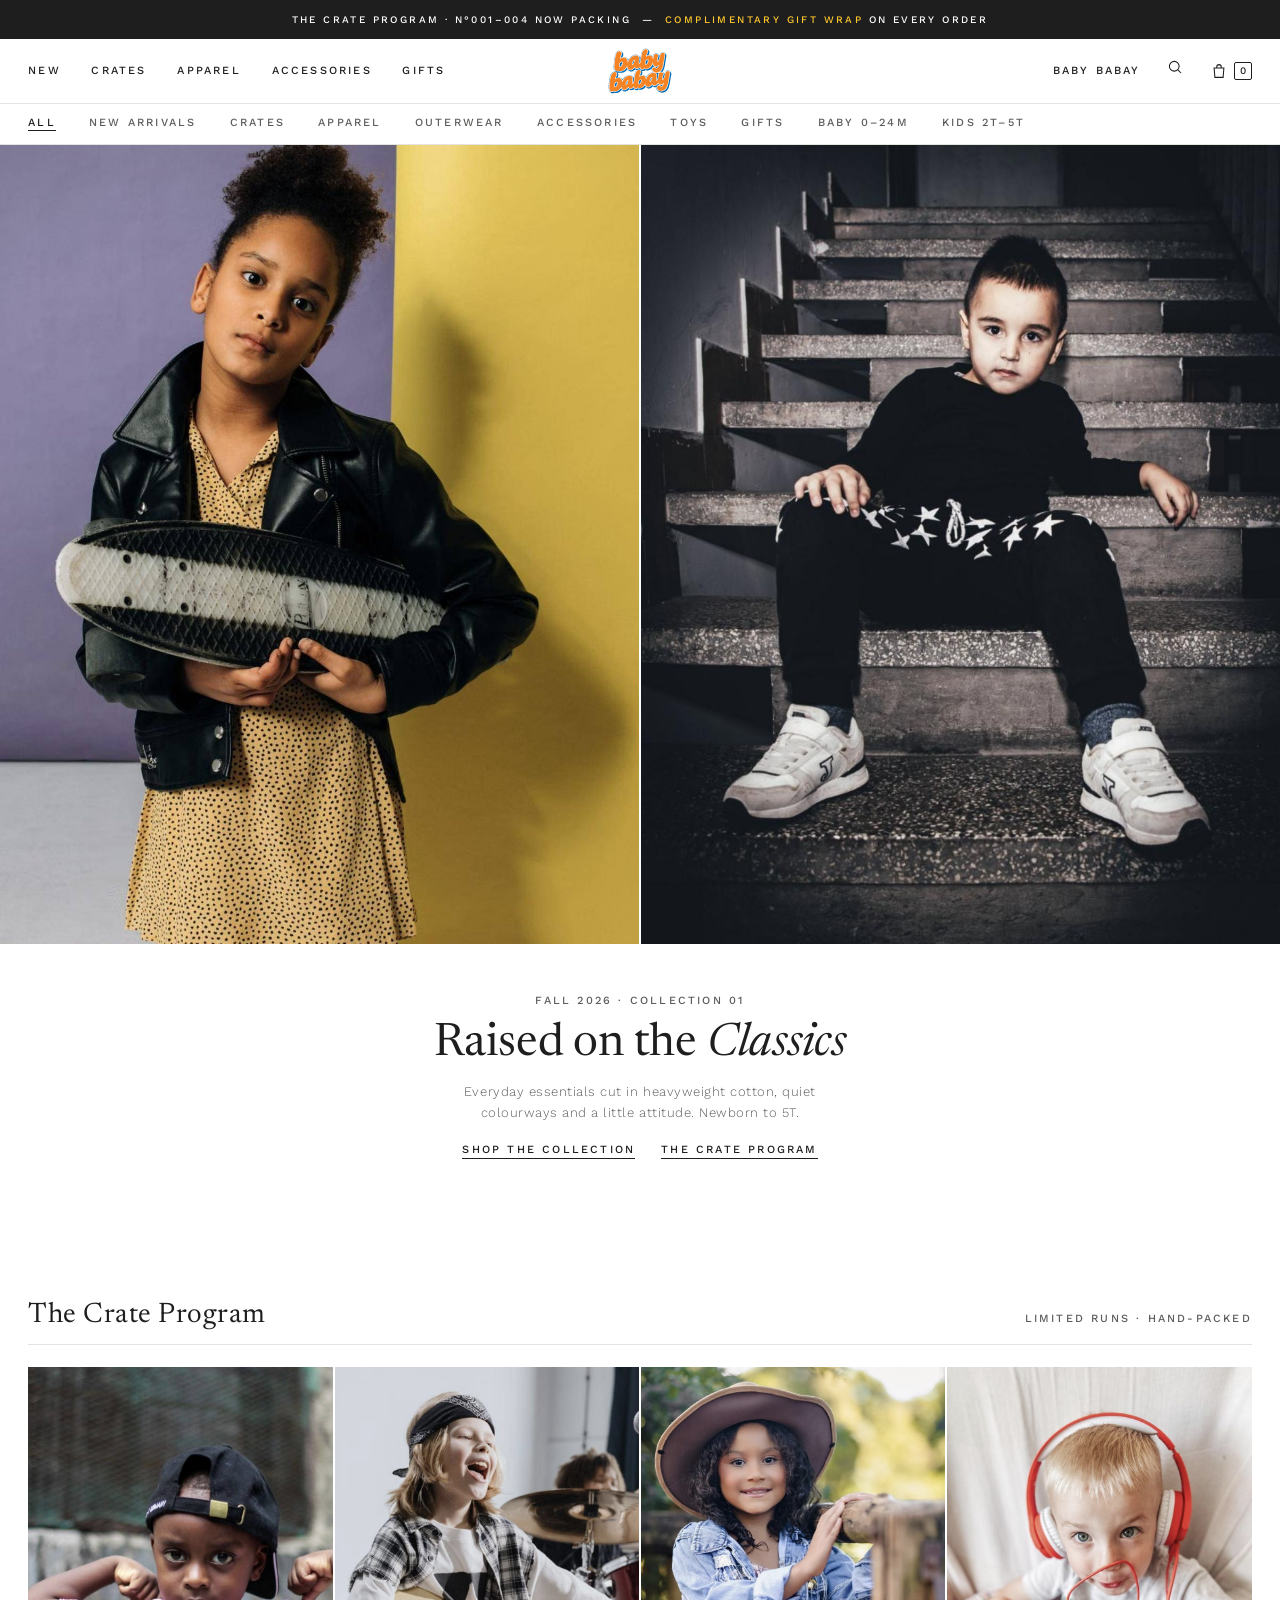
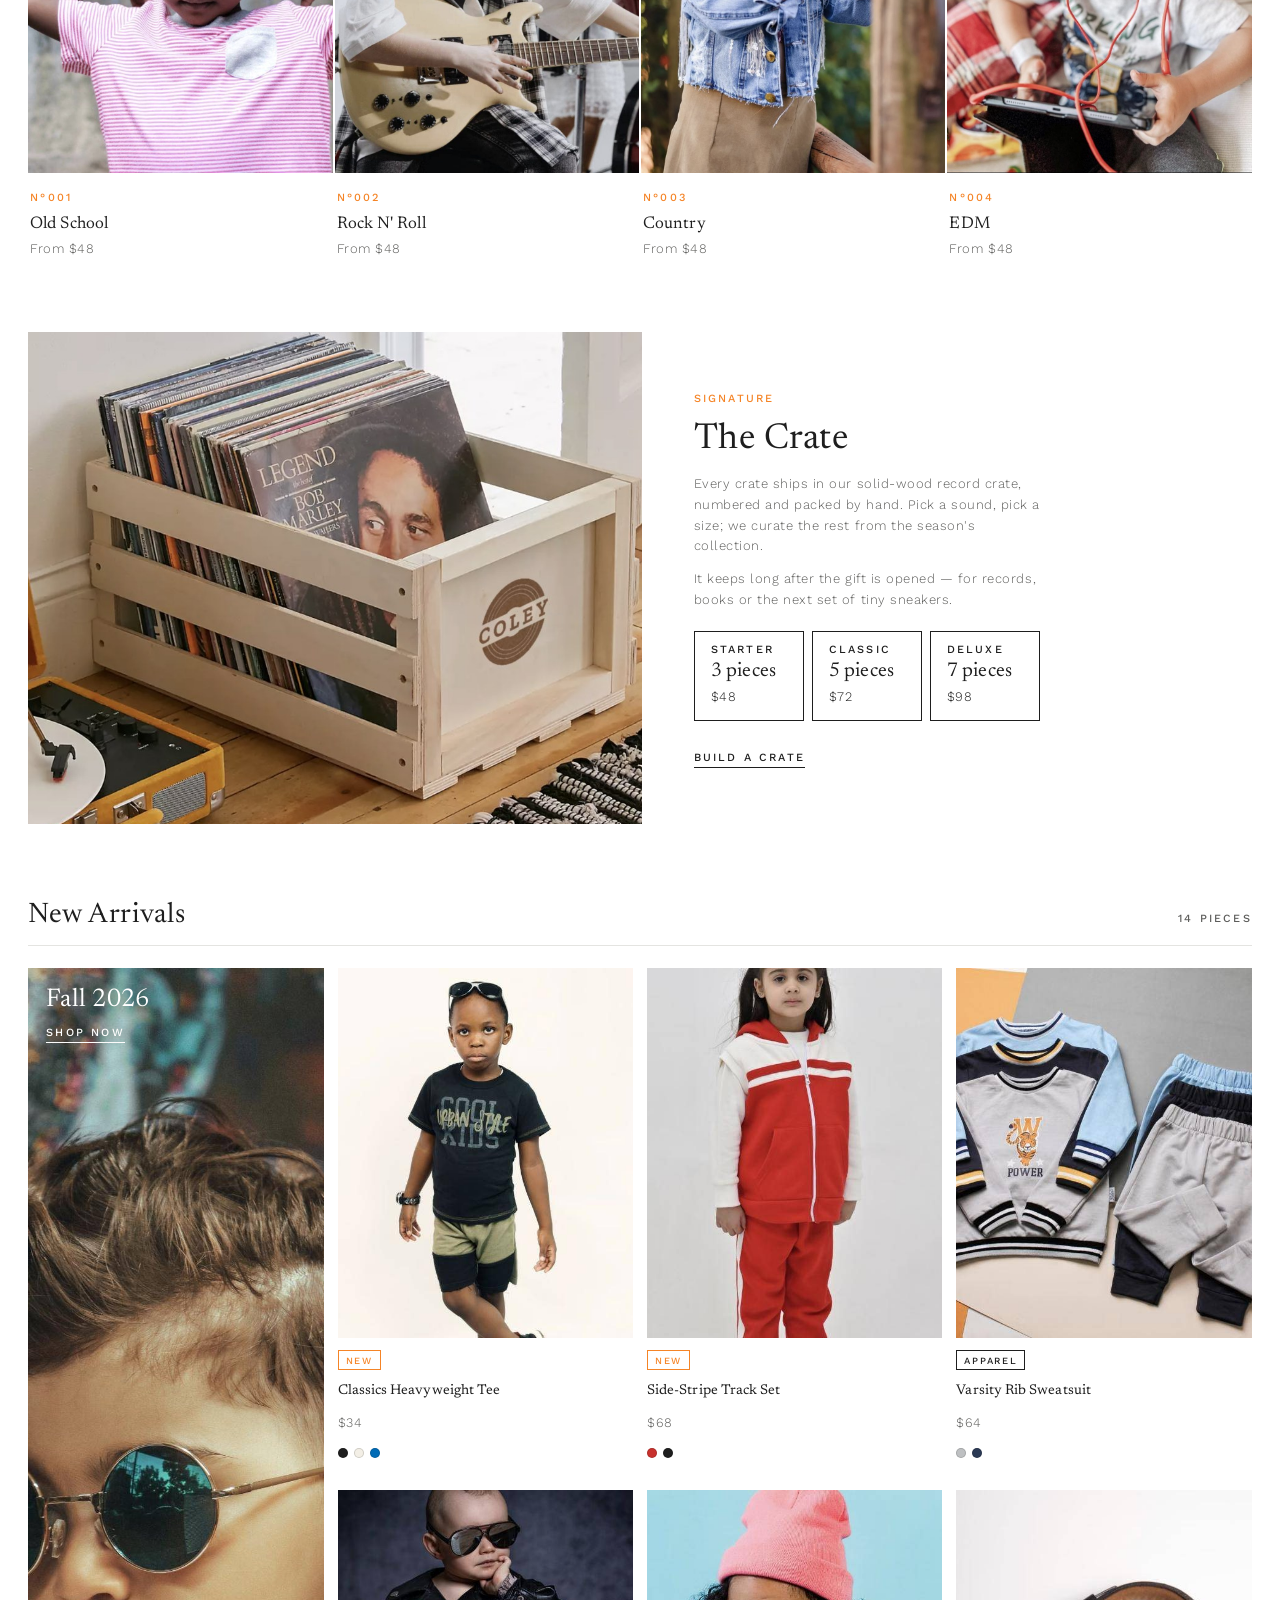
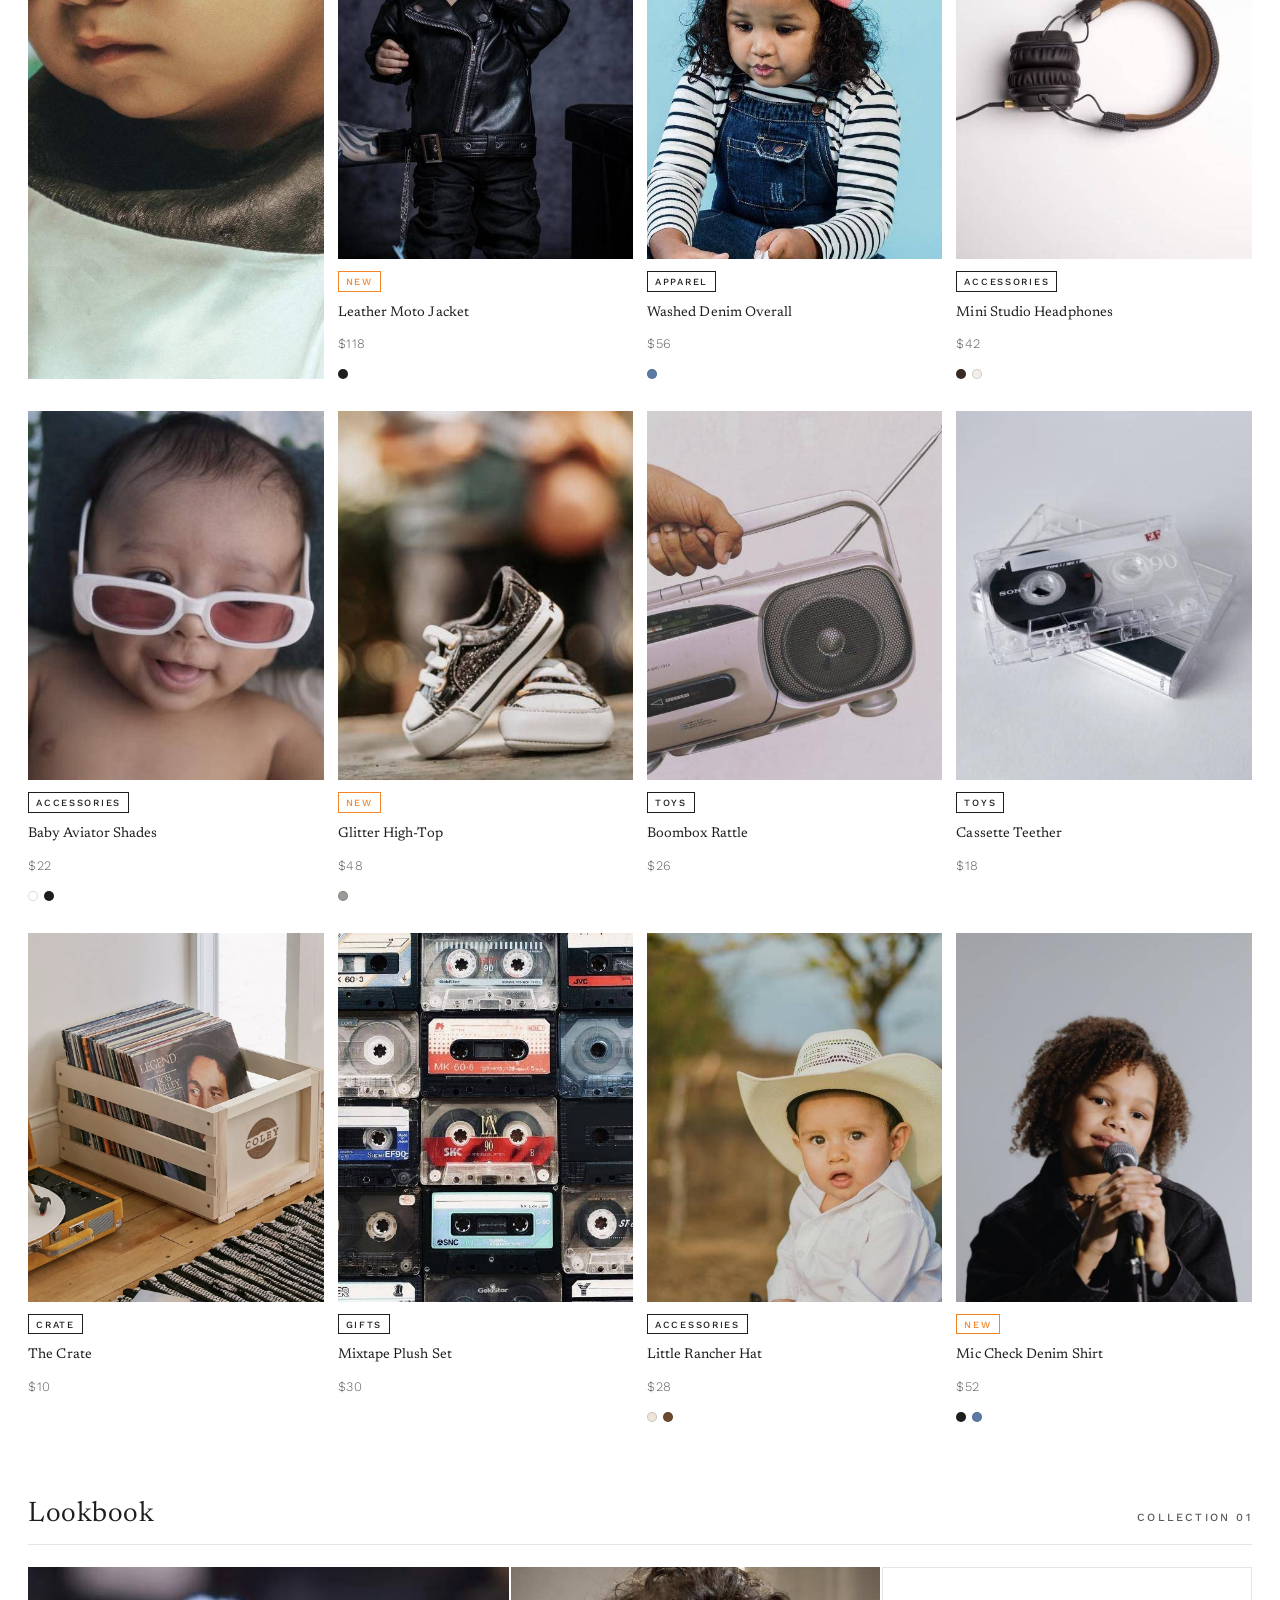
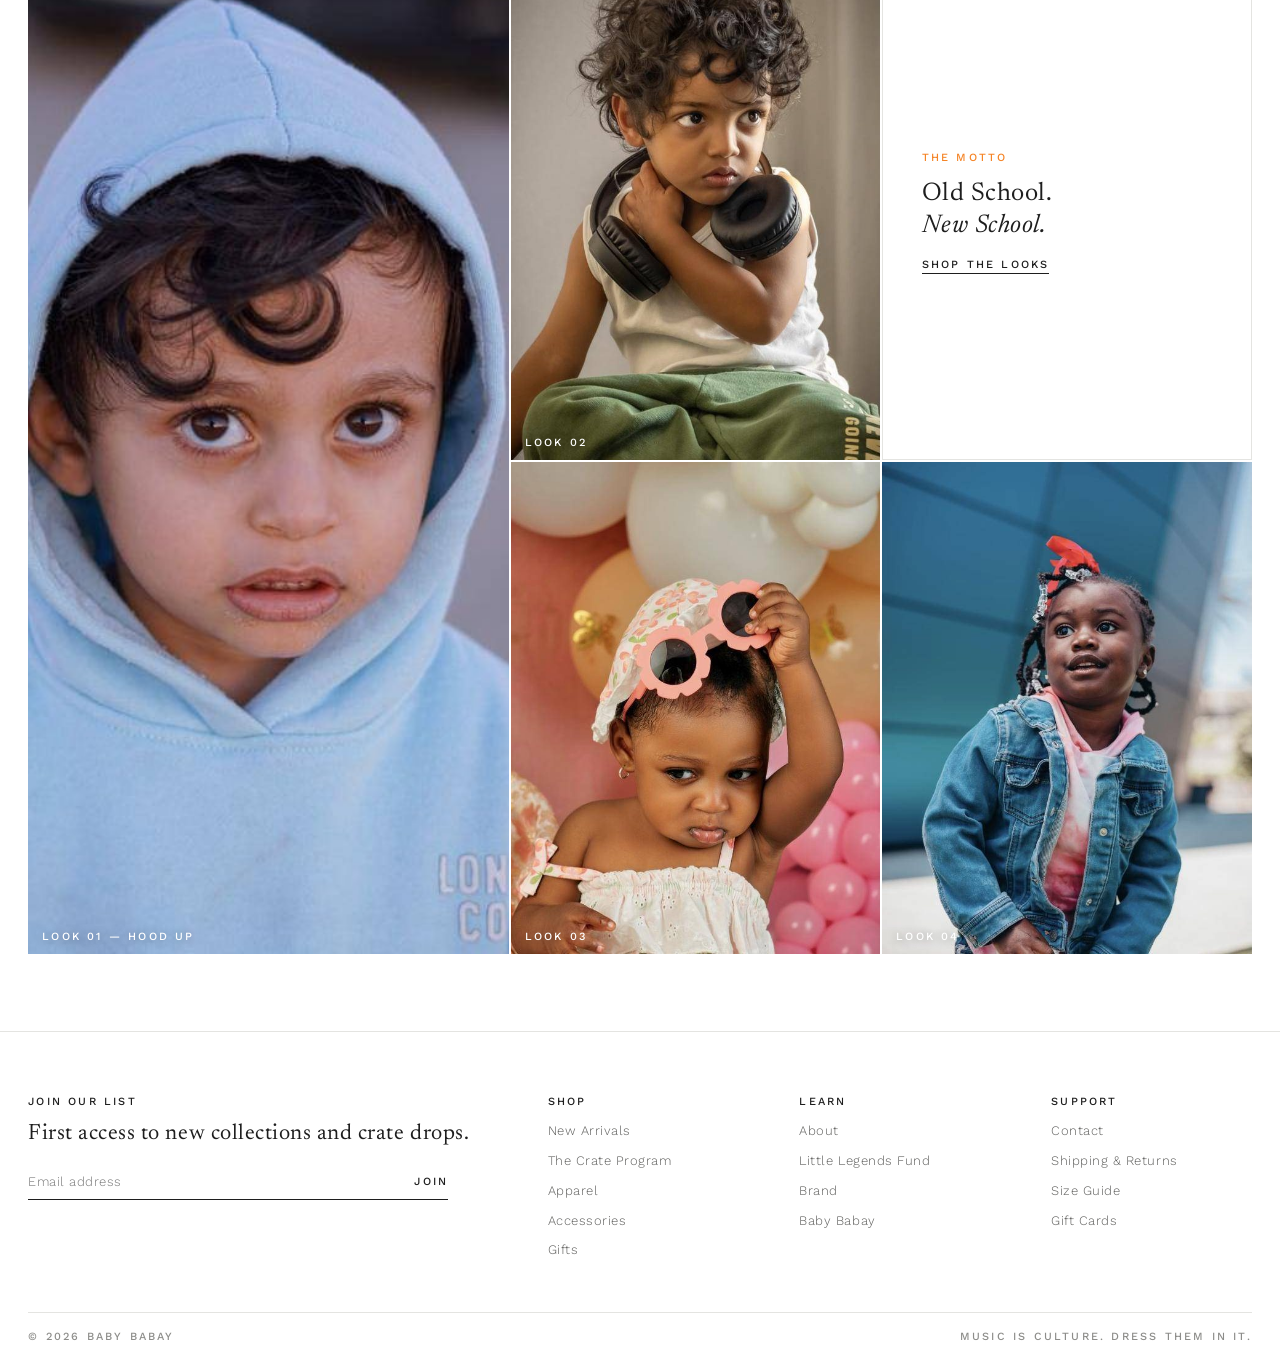
<file: edit/index.html>
<!doctype html>
<html lang="en"><head><meta charset="utf-8"><title>Baby Babay</title>
<meta http-equiv="refresh" content="0; url=../coley-crates/">
<link rel="canonical" href="../coley-crates/">
<script>location.replace('../coley-crates/'+location.search+location.hash)</script>
</head><body><a href="../coley-crates/">Baby Babay</a></body></html>
</file>
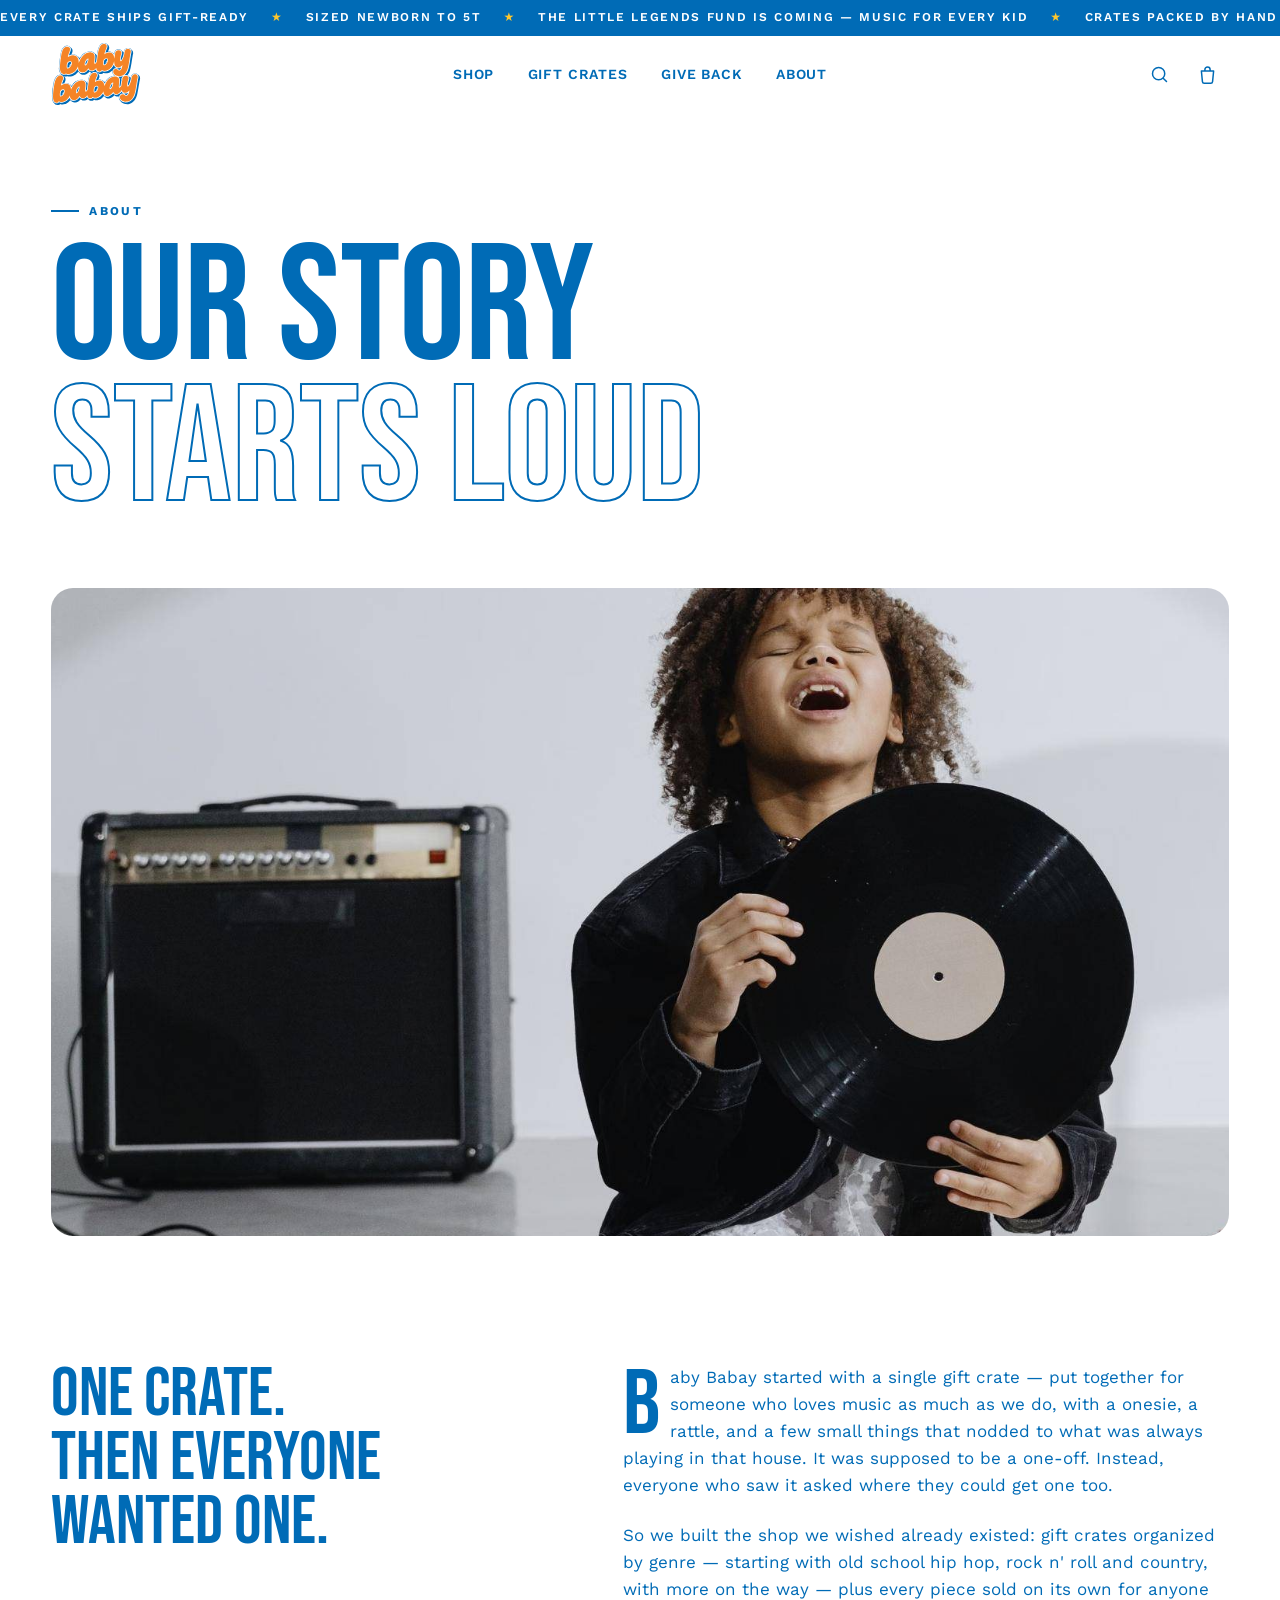
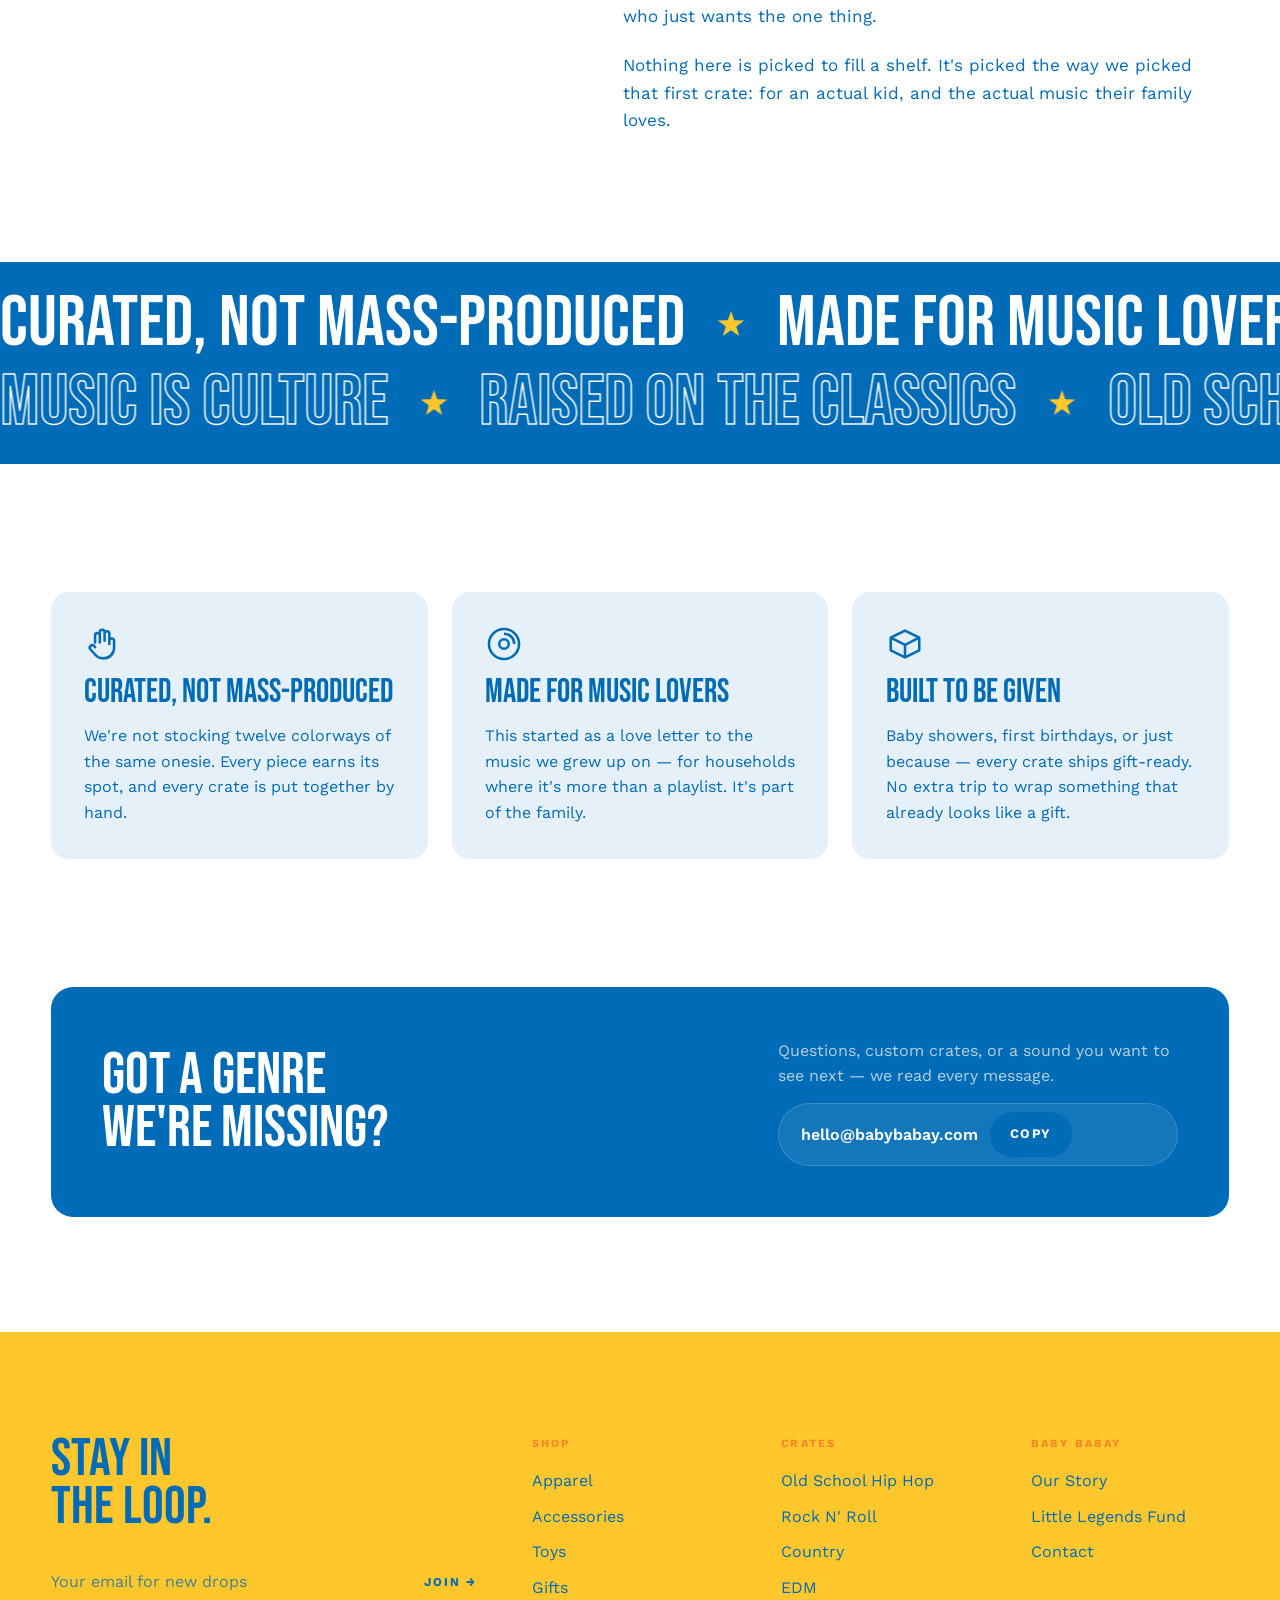
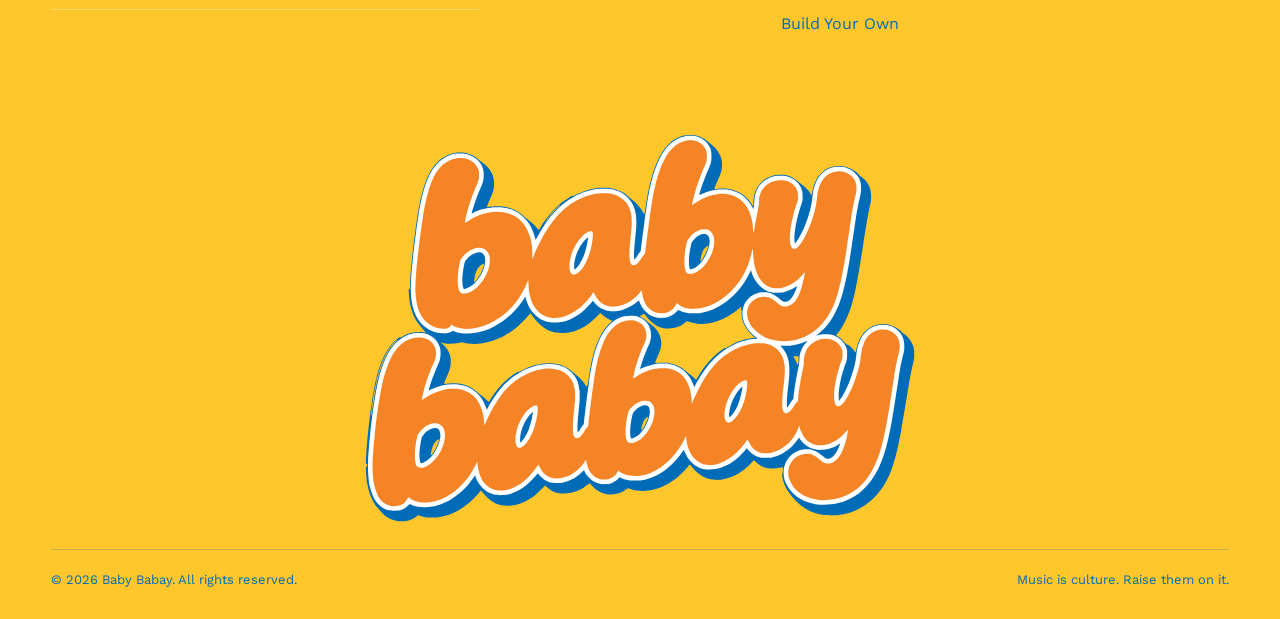
<file: about.html>
<!doctype html>
<html lang="en">
<head>
<meta charset="utf-8">
<meta name="viewport" content="width=device-width, initial-scale=1, viewport-fit=cover">
<title>Our Story — Baby Babay</title>
<meta name="description" content="Baby Babay started with one gift crate for someone who loves music. This is the shop we wished already existed.">
<link rel="icon" type="image/svg+xml" href="img/favicon.svg?v=7">
<meta name="theme-color" content="#006BB6">
<link rel="preconnect" href="https://fonts.googleapis.com">
<link rel="preconnect" href="https://fonts.gstatic.com" crossorigin>
<link href="https://fonts.googleapis.com/css2?family=Bebas+Neue&family=Instrument+Serif:ital@0;1&family=Work+Sans:wght@400;500;600;700&display=swap" rel="stylesheet">
<link rel="stylesheet" href="styles.css?v=4"><link rel="stylesheet" href="theme-blue.css?v=22">
<script>document.documentElement.classList.add('js');setTimeout(function(){if(!window.__coley)document.documentElement.classList.remove('js')},3000);</script>
</head>
<body class="about">
<div class="curtain" aria-hidden="true"><span class="logo"><img src="img/logo-baby-babay-stacked.svg?v=10" alt=""></span></div>
<div class="announce" aria-label="Store news"><div class="announce-track"><span>Every crate ships gift-ready</span><span>Sized newborn to 5T</span><span>The Little Legends Fund is coming — music for every kid</span><span>Crates packed by hand</span><span>Every crate ships gift-ready</span><span>Sized newborn to 5T</span><span>The Little Legends Fund is coming — music for every kid</span><span>Crates packed by hand</span></div></div>
<header class="site-header">
  <button class="icon-btn menu-btn" type="button" data-menu-open aria-label="Open menu"><svg viewBox="0 0 24 24" fill="none" stroke="currentColor" stroke-width="1.8" stroke-linecap="round"><path d="M4 8h16M4 16h16"/></svg></button>
  <a class="logo" href="index.html" aria-label="Baby Babay home"><img class="logo-std" src="img/logo-baby-babay.svg?v=10" alt="Baby Babay" width="91" height="64"><img class="logo-orange" src="img/logo-baby-babay-on-orange.svg?v=10" alt="" aria-hidden="true" width="91" height="64"></a>
  <nav class="nav" aria-label="Main"><a class="nav-link" href="shop.html"><span data-text="Shop">Shop</span></a><a class="nav-link" href="gift-crates.html"><span data-text="Gift Crates">Gift Crates</span></a><a class="nav-link" href="giving-back.html"><span data-text="Give Back">Give Back</span></a><a class="nav-link active" href="about.html"><span data-text="About">About</span></a></nav>
  <div class="header-actions">
    <a class="icon-btn" href="shop.html" aria-label="Search the shop"><svg viewBox="0 0 24 24" fill="none" stroke="currentColor" stroke-width="1.7" stroke-linecap="round"><circle cx="11" cy="11" r="7"/><path d="M20 20l-3.5-3.5"/></svg></a>
    <button class="icon-btn" type="button" data-open-bag aria-label="Open bag"><svg viewBox="0 0 24 24" fill="none" stroke="currentColor" stroke-width="1.7" stroke-linejoin="round"><path d="M5 8h14l-1.2 12.2a2 2 0 0 1-2 1.8H8.2a2 2 0 0 1-2-1.8z"/><path d="M9 8V6.5a3 3 0 0 1 6 0V8"/></svg><span class="bag-count">0</span></button>
  </div>
</header>
<div class="menu-overlay" aria-hidden="true">
  <button class="icon-btn close" type="button" data-menu-close aria-label="Close menu"><svg viewBox="0 0 24 24" fill="none" stroke="currentColor" stroke-width="1.8" stroke-linecap="round"><path d="M6 6l12 12M18 6L6 18"/></svg></button>
  <ul class="menu-links"><li><a href="index.html"><span>Home</span></a></li><li><a href="shop.html"><span>Shop</span></a></li><li><a href="gift-crates.html"><span>Gift Crates</span></a></li><li><a href="giving-back.html"><span>Give Back</span></a></li><li><a href="about.html"><span>About</span></a></li></ul>
  <p class="menu-foot">Raised on the classics.</p>
</div>

<main>
  <section class="page-hero">
    <span class="eyebrow" data-reveal>About</span>
    <h1 data-lines><span class="ln"><span>Our Story</span></span><span class="ln"><span><span class="outline">Starts Loud</span></span></span></h1>
  </section>
  <div class="about-photo" data-reveal="clip"><img src="img/about-wide.jpg" alt="Kid with curly hair singing and holding a vinyl record next to an amp" data-parallax="0.08" width="1600" height="1000"></div>
  <section class="section wrap story">
    <h2 data-lines><span class="ln"><span>One Crate.</span></span><span class="ln"><span><span class="red">Then Everyone</span></span></span><span class="ln"><span>Wanted One.</span></span></h2>
    <div class="story-body" data-reveal>
      <p>Baby Babay started with a single gift crate — put together for someone who loves music as much as we do, with a onesie, a rattle, and a few small things that nodded to what was always playing in that house. It was supposed to be a one-off. Instead, everyone who saw it asked where they could get one too.</p>
      <p>So we built the shop we wished already existed: gift crates organized by genre — starting with old school hip hop, rock n' roll and country, with more on the way — plus every piece sold on its own for anyone who just wants the one thing.</p>
      <p>Nothing here is picked to fill a shelf. It's picked the way we picked that first crate: for an actual kid, and the actual music their family loves.</p>
    </div>
  </section>
  <section class="marquee ink" aria-label="Our values">
  <p class="sr-only">Curated, Not Mass-Produced · Made For Music Lovers · Built To Be Given · Music Is Culture · Raised On The Classics · Old School. New School.</p>
  <div class="marquee-row " aria-hidden="true"><span>Curated, Not Mass-Produced<svg viewBox="0 0 24 24" fill="currentColor"><path d="M12 1.5l2.6 7.4 7.9.2-6.3 4.8 2.3 7.6L12 17l-6.5 4.5 2.3-7.6L1.5 9.1l7.9-.2z"/></svg></span><span>Made For Music Lovers<svg viewBox="0 0 24 24" fill="currentColor"><path d="M12 1.5l2.6 7.4 7.9.2-6.3 4.8 2.3 7.6L12 17l-6.5 4.5 2.3-7.6L1.5 9.1l7.9-.2z"/></svg></span><span>Built To Be Given<svg viewBox="0 0 24 24" fill="currentColor"><path d="M12 1.5l2.6 7.4 7.9.2-6.3 4.8 2.3 7.6L12 17l-6.5 4.5 2.3-7.6L1.5 9.1l7.9-.2z"/></svg></span><span>Curated, Not Mass-Produced<svg viewBox="0 0 24 24" fill="currentColor"><path d="M12 1.5l2.6 7.4 7.9.2-6.3 4.8 2.3 7.6L12 17l-6.5 4.5 2.3-7.6L1.5 9.1l7.9-.2z"/></svg></span><span>Made For Music Lovers<svg viewBox="0 0 24 24" fill="currentColor"><path d="M12 1.5l2.6 7.4 7.9.2-6.3 4.8 2.3 7.6L12 17l-6.5 4.5 2.3-7.6L1.5 9.1l7.9-.2z"/></svg></span><span>Built To Be Given<svg viewBox="0 0 24 24" fill="currentColor"><path d="M12 1.5l2.6 7.4 7.9.2-6.3 4.8 2.3 7.6L12 17l-6.5 4.5 2.3-7.6L1.5 9.1l7.9-.2z"/></svg></span></div>
  <div class="marquee-row rev outline" aria-hidden="true"><span>Music Is Culture<svg viewBox="0 0 24 24" fill="currentColor"><path d="M12 1.5l2.6 7.4 7.9.2-6.3 4.8 2.3 7.6L12 17l-6.5 4.5 2.3-7.6L1.5 9.1l7.9-.2z"/></svg></span><span>Raised On The Classics<svg viewBox="0 0 24 24" fill="currentColor"><path d="M12 1.5l2.6 7.4 7.9.2-6.3 4.8 2.3 7.6L12 17l-6.5 4.5 2.3-7.6L1.5 9.1l7.9-.2z"/></svg></span><span>Old School. New School.<svg viewBox="0 0 24 24" fill="currentColor"><path d="M12 1.5l2.6 7.4 7.9.2-6.3 4.8 2.3 7.6L12 17l-6.5 4.5 2.3-7.6L1.5 9.1l7.9-.2z"/></svg></span><span>Music Is Culture<svg viewBox="0 0 24 24" fill="currentColor"><path d="M12 1.5l2.6 7.4 7.9.2-6.3 4.8 2.3 7.6L12 17l-6.5 4.5 2.3-7.6L1.5 9.1l7.9-.2z"/></svg></span><span>Raised On The Classics<svg viewBox="0 0 24 24" fill="currentColor"><path d="M12 1.5l2.6 7.4 7.9.2-6.3 4.8 2.3 7.6L12 17l-6.5 4.5 2.3-7.6L1.5 9.1l7.9-.2z"/></svg></span><span>Old School. New School.<svg viewBox="0 0 24 24" fill="currentColor"><path d="M12 1.5l2.6 7.4 7.9.2-6.3 4.8 2.3 7.6L12 17l-6.5 4.5 2.3-7.6L1.5 9.1l7.9-.2z"/></svg></span></div>
</section>
  <section class="section wrap">
    <div class="values">
      <div class="value" data-reveal><svg viewBox="0 0 24 24" fill="none" stroke="currentColor" stroke-width="1.6" stroke-linecap="round" stroke-linejoin="round"><path d="M7 11V6.5a1.5 1.5 0 0 1 3 0V11m0-1V4.5a1.5 1.5 0 0 1 3 0V10m0 0V5.5a1.5 1.5 0 0 1 3 0V12m0-2a1.5 1.5 0 0 1 3 0v4.5A6.5 6.5 0 0 1 12.5 21h-.7a6 6 0 0 1-4.4-1.9L4 15.3a1.6 1.6 0 0 1 2.3-2.2L7 14"/></svg><h3>Curated, Not Mass-Produced</h3><p>We're not stocking twelve colorways of the same onesie. Every piece earns its spot, and every crate is put together by hand.</p></div>
      <div class="value" data-reveal style="--d:100ms"><svg viewBox="0 0 24 24" fill="none" stroke="currentColor" stroke-width="1.6"><circle cx="12" cy="12" r="9.5"/><circle cx="12" cy="12" r="3"/><path d="M12 5.5a6.5 6.5 0 0 1 6.5 6.5"/></svg><h3>Made For Music Lovers</h3><p>This started as a love letter to the music we grew up on — for households where it's more than a playlist. It's part of the family.</p></div>
      <div class="value" data-reveal style="--d:200ms"><svg viewBox="0 0 24 24" fill="none" stroke="currentColor" stroke-width="1.6" stroke-linejoin="round"><path d="M3 8l9-4.5L21 8v8l-9 4.5L3 16z"/><path d="M3 8l9 4.5L21 8M12 12.5v8"/></svg><h3>Built To Be Given</h3><p>Baby showers, first birthdays, or just because — every crate ships gift-ready. No extra trip to wrap something that already looks like a gift.</p></div>
    </div>
  </section>
  <section class="wrap" id="contact" style="padding-bottom:clamp(72px,9vw,130px)">
    <div class="contact-card" data-reveal>
      <h2>Got A Genre<br>We're Missing?</h2>
      <div style="display:flex;flex-direction:column;gap:14px">
        <p style="color:oklch(98% 0.006 85 / .72);max-width:40ch">Questions, custom crates, or a sound you want to see next — we read every message.</p>
        <div class="copy-mail"><span>hello@babybabay.com</span><button type="button" class="btn btn-red" style="padding:12px 20px" data-copy="hello@babybabay.com">Copy</button></div>
      </div>
    </div>
  </section>
</main>
<footer class="site-footer">
  <div class="foot-top">
    <div>
      <h3>Stay in<br>the loop.</h3>
      <form class="news" novalidate><label class="sr-only" for="newsEmail">Email</label><input id="newsEmail" type="email" placeholder="Your email for new drops"><button type="submit">Join →</button></form>
      <p class="news-note" aria-live="polite"></p>
    </div>
    <div><h4>Shop</h4><ul><li><a href="shop.html#apparel">Apparel</a></li><li><a href="shop.html#accessories">Accessories</a></li><li><a href="shop.html#toys">Toys</a></li><li><a href="shop.html#gifts">Gifts</a></li></ul></div>
    <div><h4>Crates</h4><ul><li><a href="gift-crates.html#hiphop">Old School Hip Hop</a></li><li><a href="gift-crates.html#rock">Rock N' Roll</a></li><li><a href="gift-crates.html#country">Country</a></li><li><a href="gift-crates.html#edm">EDM</a></li><li><a href="gift-crates.html">Build Your Own</a></li></ul></div>
    <div><h4>Baby Babay</h4><ul><li><a href="about.html">Our Story</a></li><li><a href="giving-back.html">Little Legends Fund</a></li><li><a href="about.html#contact">Contact</a></li></ul></div>
  </div>
  <div class="wordmark wordmark-img" aria-hidden="true"><img src="img/logo-baby-babay-footer.svg?v=10" alt=""></div>
  <div class="foot-base"><span>© 2026 Baby Babay. All rights reserved.</span><span>Music is culture. Raise them on it.</span></div>
</footer>

<div class="scrim"></div>
<aside class="drawer" aria-hidden="true" aria-label="Your bag">
  <div class="drawer-head"><h2>Your Bag</h2><button class="icon-btn" type="button" data-close-bag aria-label="Close bag"><svg viewBox="0 0 24 24" fill="none" stroke="currentColor" stroke-width="1.8" stroke-linecap="round"><path d="M6 6l12 12M18 6L6 18"/></svg></button></div>
  <div class="drawer-body"></div>
  <div class="drawer-foot">
    <div class="tot"><span>Subtotal</span><b>$0</b></div>
    <button class="btn btn-red" type="button" disabled style="opacity:.55;cursor:not-allowed">Checkout opens at launch</button>
    <small>Preview store — no payments are taken yet.</small>
  </div>
</aside>
<div class="modal" aria-hidden="true" role="dialog" aria-modal="true" aria-label="Product quick view">
  <div class="modal-card">
    <button class="modal-close" type="button" aria-label="Close quick view"><svg viewBox="0 0 24 24" fill="none" stroke="currentColor" stroke-width="1.8" stroke-linecap="round"><path d="M6 6l12 12M18 6L6 18"/></svg></button>
    <div class="modal-media"></div>
    <div class="modal-body">
      <p class="p-cat"></p>
      <h2></h2>
      <p class="mp"></p>
      <p class="md"></p>
      <div class="modal-sizes"><p class="opt-label">Size</p><div class="opts"><button type="button" class="opt">0–3M</button><button type="button" class="opt">3–6M</button><button type="button" class="opt">6M</button><button type="button" class="opt">12M</button><button type="button" class="opt">18M</button><button type="button" class="opt">2T</button><button type="button" class="opt">3T</button><button type="button" class="opt">4T</button><button type="button" class="opt">5T</button></div></div>
      <button class="btn btn-ink" type="button" data-modal-add style="justify-content:center">Add to bag <span class="arrow">→</span></button>
      <p class="b-note" style="margin:0">Sample pricing — final prices at launch.</p>
    </div>
  </div>
</div>
<div class="toast" role="status" aria-live="polite"></div>
<div class="cursor" aria-hidden="true"><span></span></div>
<script src="site.js?v=12" defer></script>
</body>
</html>
</file>
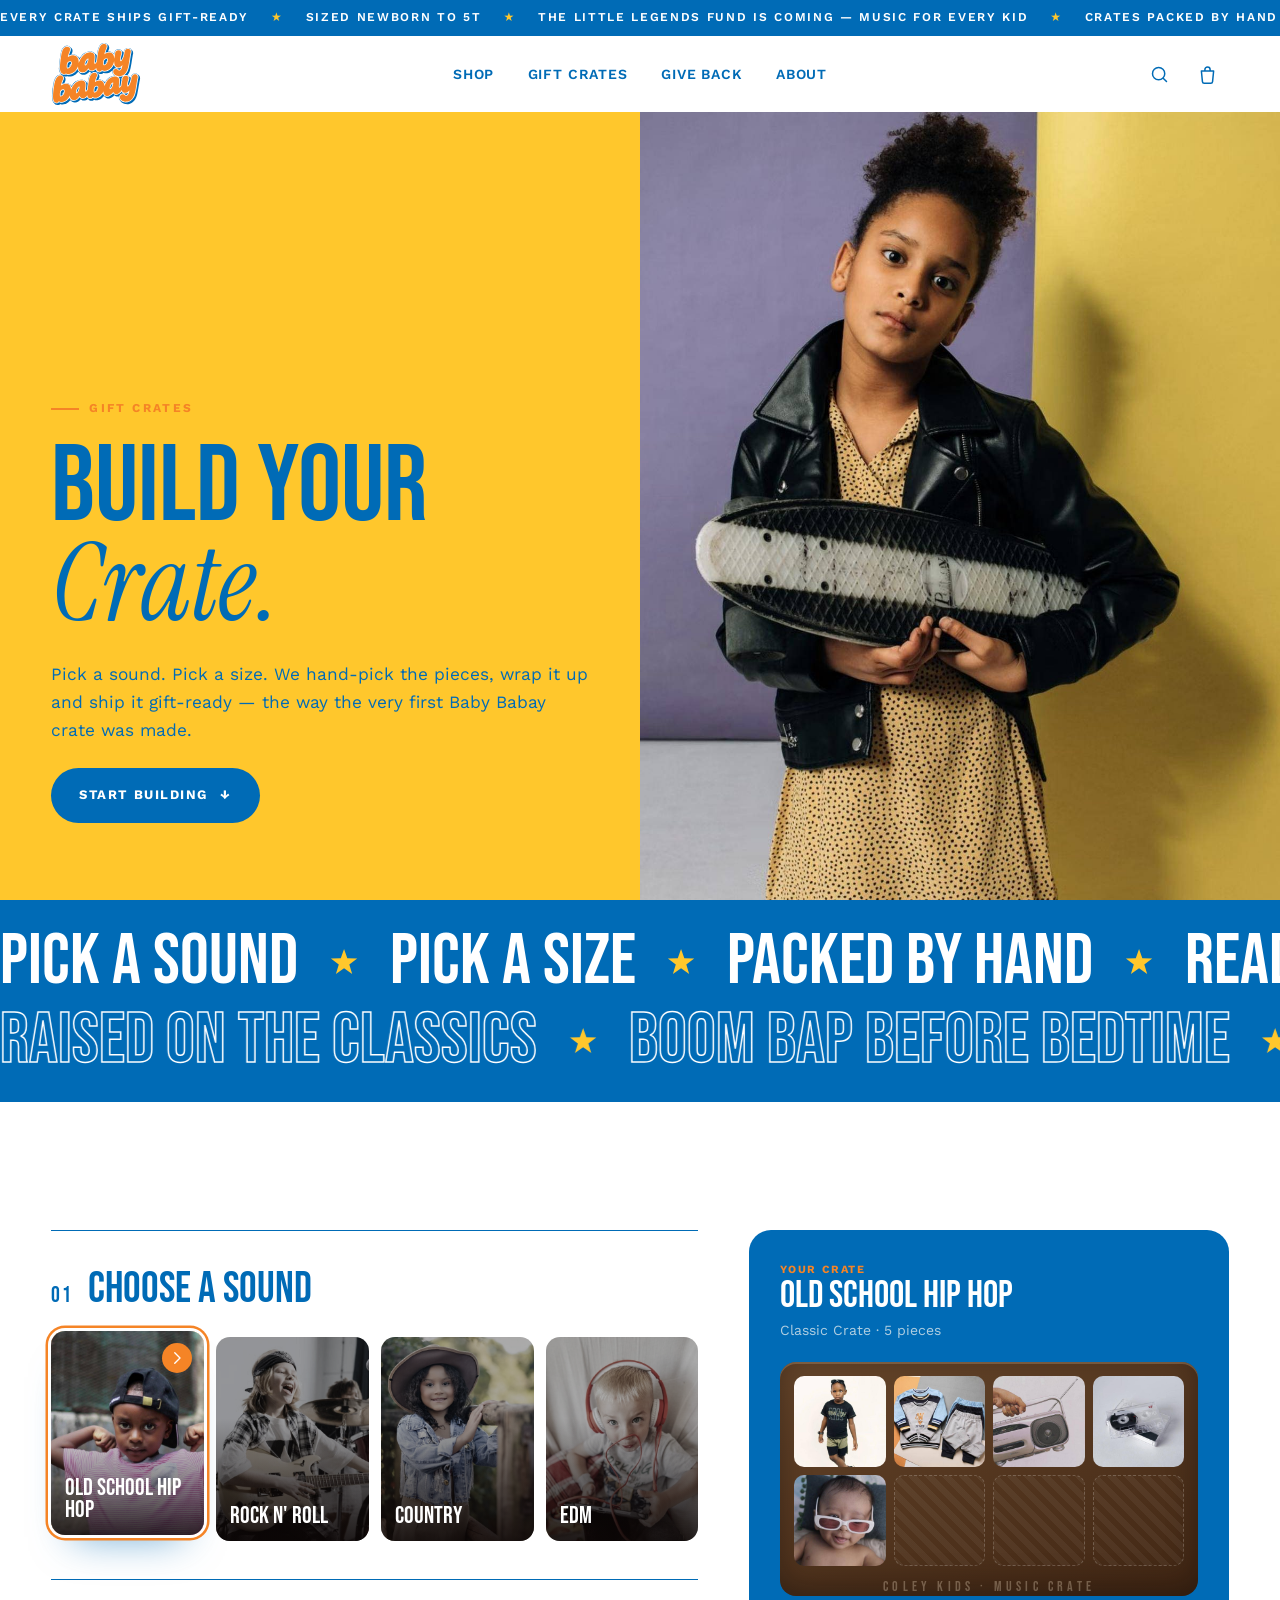
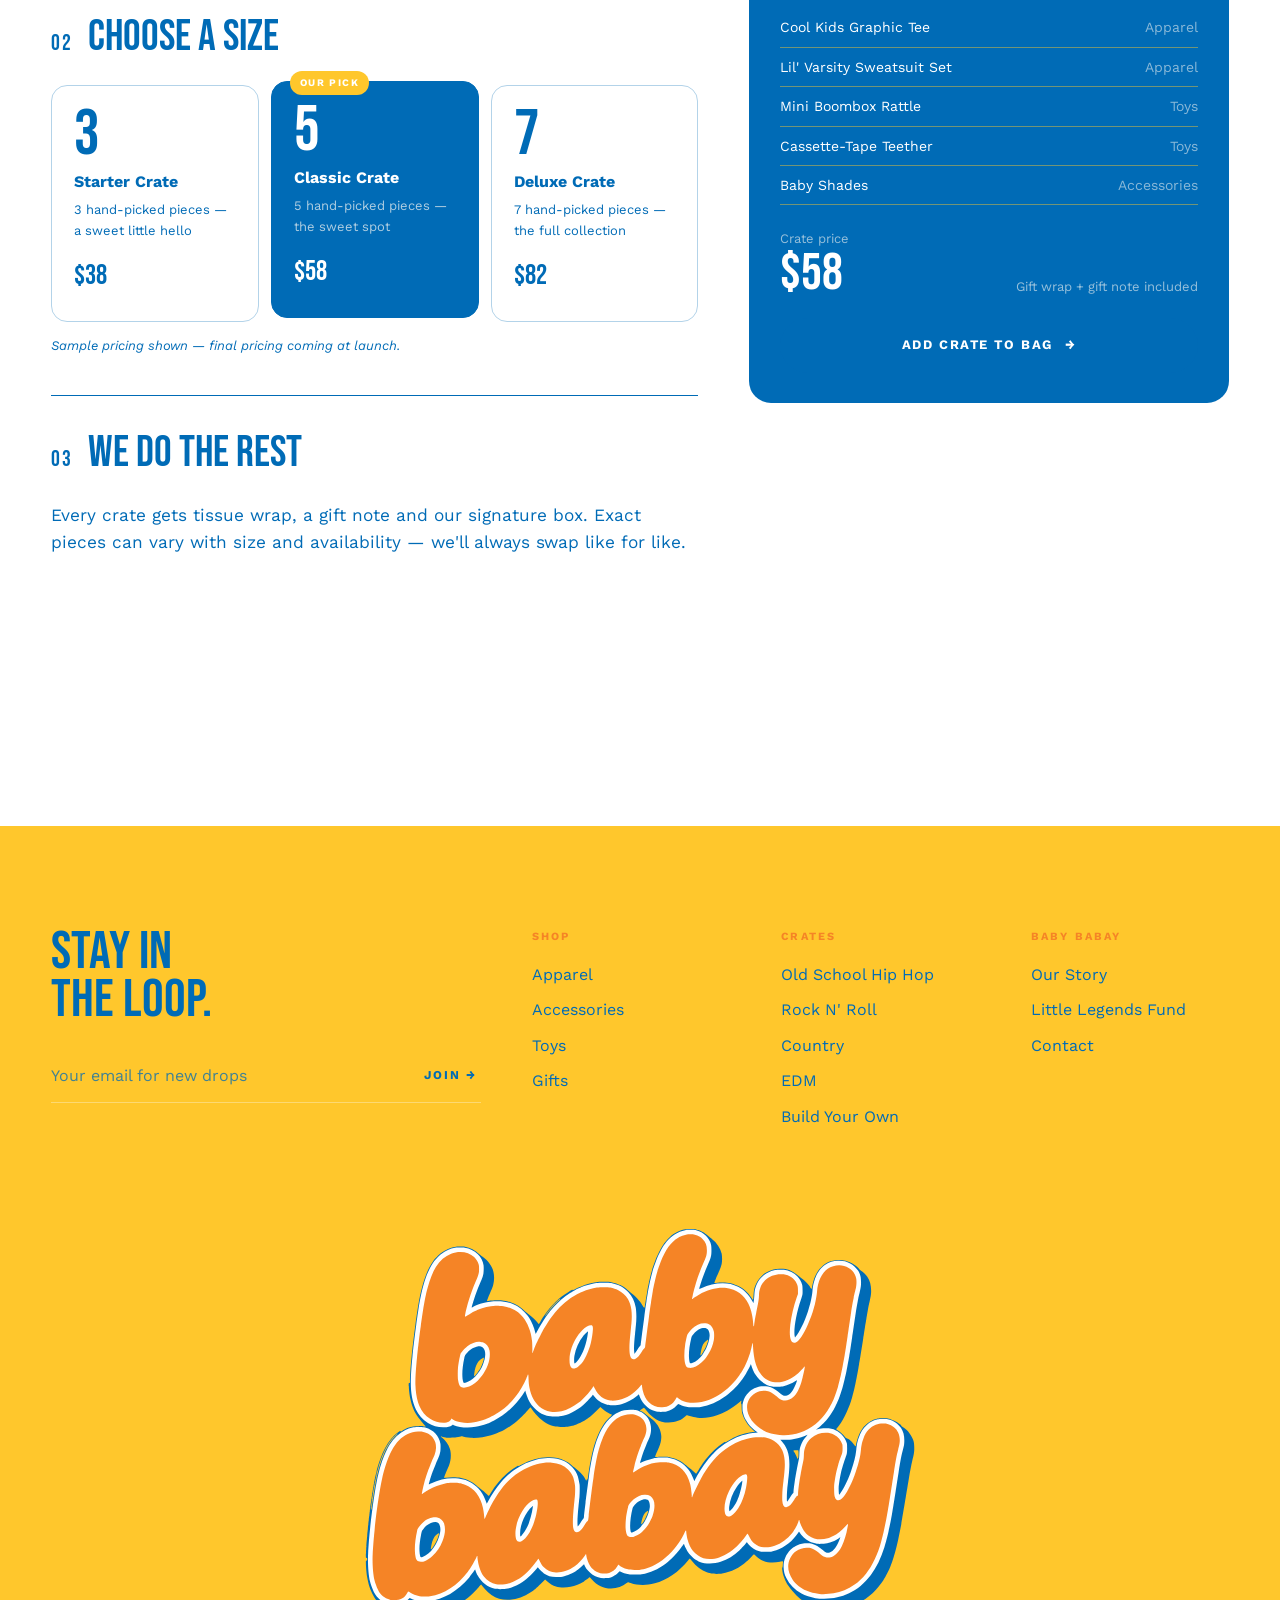
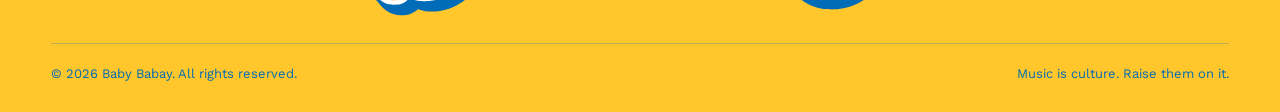
<file: gift-crates.html>
<!doctype html>
<html lang="en">
<head>
<meta charset="utf-8">
<meta name="viewport" content="width=device-width, initial-scale=1, viewport-fit=cover">
<title>Gift Crates — Baby Babay</title>
<meta name="description" content="Build a music-themed gift crate: pick a sound, pick a size, and Baby Babay packs it by hand.">
<link rel="icon" type="image/svg+xml" href="img/favicon.svg?v=7">
<meta name="theme-color" content="#006BB6">
<link rel="preconnect" href="https://fonts.googleapis.com">
<link rel="preconnect" href="https://fonts.gstatic.com" crossorigin>
<link href="https://fonts.googleapis.com/css2?family=Bebas+Neue&family=Instrument+Serif:ital@0;1&family=Work+Sans:wght@400;500;600;700&display=swap" rel="stylesheet">
<link rel="stylesheet" href="styles.css?v=4"><link rel="stylesheet" href="theme-blue.css?v=22">
<script>document.documentElement.classList.add('js');setTimeout(function(){if(!window.__coley)document.documentElement.classList.remove('js')},3000);</script>
</head>
<body class="crates">
<div class="curtain" aria-hidden="true"><span class="logo"><img src="img/logo-baby-babay-stacked.svg?v=10" alt=""></span></div>
<div class="announce" aria-label="Store news"><div class="announce-track"><span>Every crate ships gift-ready</span><span>Sized newborn to 5T</span><span>The Little Legends Fund is coming — music for every kid</span><span>Crates packed by hand</span><span>Every crate ships gift-ready</span><span>Sized newborn to 5T</span><span>The Little Legends Fund is coming — music for every kid</span><span>Crates packed by hand</span></div></div>
<header class="site-header">
  <button class="icon-btn menu-btn" type="button" data-menu-open aria-label="Open menu"><svg viewBox="0 0 24 24" fill="none" stroke="currentColor" stroke-width="1.8" stroke-linecap="round"><path d="M4 8h16M4 16h16"/></svg></button>
  <a class="logo" href="index.html" aria-label="Baby Babay home"><img class="logo-std" src="img/logo-baby-babay.svg?v=10" alt="Baby Babay" width="91" height="64"><img class="logo-orange" src="img/logo-baby-babay-on-orange.svg?v=10" alt="" aria-hidden="true" width="91" height="64"></a>
  <nav class="nav" aria-label="Main"><a class="nav-link" href="shop.html"><span data-text="Shop">Shop</span></a><a class="nav-link active" href="gift-crates.html"><span data-text="Gift Crates">Gift Crates</span></a><a class="nav-link" href="giving-back.html"><span data-text="Give Back">Give Back</span></a><a class="nav-link" href="about.html"><span data-text="About">About</span></a></nav>
  <div class="header-actions">
    <a class="icon-btn" href="shop.html" aria-label="Search the shop"><svg viewBox="0 0 24 24" fill="none" stroke="currentColor" stroke-width="1.7" stroke-linecap="round"><circle cx="11" cy="11" r="7"/><path d="M20 20l-3.5-3.5"/></svg></a>
    <button class="icon-btn" type="button" data-open-bag aria-label="Open bag"><svg viewBox="0 0 24 24" fill="none" stroke="currentColor" stroke-width="1.7" stroke-linejoin="round"><path d="M5 8h14l-1.2 12.2a2 2 0 0 1-2 1.8H8.2a2 2 0 0 1-2-1.8z"/><path d="M9 8V6.5a3 3 0 0 1 6 0V8"/></svg><span class="bag-count">0</span></button>
  </div>
</header>
<div class="menu-overlay" aria-hidden="true">
  <button class="icon-btn close" type="button" data-menu-close aria-label="Close menu"><svg viewBox="0 0 24 24" fill="none" stroke="currentColor" stroke-width="1.8" stroke-linecap="round"><path d="M6 6l12 12M18 6L6 18"/></svg></button>
  <ul class="menu-links"><li><a href="index.html"><span>Home</span></a></li><li><a href="shop.html"><span>Shop</span></a></li><li><a href="gift-crates.html"><span>Gift Crates</span></a></li><li><a href="giving-back.html"><span>Give Back</span></a></li><li><a href="about.html"><span>About</span></a></li></ul>
  <p class="menu-foot">Raised on the classics.</p>
</div>

<main>
  <section class="split-hero">
    <div class="sh-copy">
      <span class="eyebrow" style="color:var(--red-hot)" data-reveal>Gift Crates</span>
      <h1 data-lines><span class="ln"><span>Build Your</span></span><span class="ln"><span><em>Crate.</em></span></span></h1>
      <p class="lede" data-reveal style="--d:150ms">Pick a sound. Pick a size. We hand-pick the pieces, wrap it up and ship it gift-ready — the way the very first Baby Babay crate was made.</p>
      <div data-reveal style="--d:250ms"><a class="btn btn-red" href="#builder">Start building <span class="arrow">↓</span></a></div>
    </div>
    <div class="sh-media"><img src="img/hero-4.jpg" alt="Girl in a leather jacket holding a keyboard against a yellow wall" data-reveal="clip" width="1200" height="1600"></div>
  </section>
  <section class="marquee ink" aria-label="How crates work">
  <p class="sr-only">Pick A Sound · Pick A Size · Packed By Hand · Ready To Gift · Raised On The Classics · Boom Bap Before Bedtime · Rock The Cradle · Boots Up, Hats On</p>
  <div class="marquee-row " aria-hidden="true"><span>Pick A Sound<svg viewBox="0 0 24 24" fill="currentColor"><path d="M12 1.5l2.6 7.4 7.9.2-6.3 4.8 2.3 7.6L12 17l-6.5 4.5 2.3-7.6L1.5 9.1l7.9-.2z"/></svg></span><span>Pick A Size<svg viewBox="0 0 24 24" fill="currentColor"><path d="M12 1.5l2.6 7.4 7.9.2-6.3 4.8 2.3 7.6L12 17l-6.5 4.5 2.3-7.6L1.5 9.1l7.9-.2z"/></svg></span><span>Packed By Hand<svg viewBox="0 0 24 24" fill="currentColor"><path d="M12 1.5l2.6 7.4 7.9.2-6.3 4.8 2.3 7.6L12 17l-6.5 4.5 2.3-7.6L1.5 9.1l7.9-.2z"/></svg></span><span>Ready To Gift<svg viewBox="0 0 24 24" fill="currentColor"><path d="M12 1.5l2.6 7.4 7.9.2-6.3 4.8 2.3 7.6L12 17l-6.5 4.5 2.3-7.6L1.5 9.1l7.9-.2z"/></svg></span><span>Pick A Sound<svg viewBox="0 0 24 24" fill="currentColor"><path d="M12 1.5l2.6 7.4 7.9.2-6.3 4.8 2.3 7.6L12 17l-6.5 4.5 2.3-7.6L1.5 9.1l7.9-.2z"/></svg></span><span>Pick A Size<svg viewBox="0 0 24 24" fill="currentColor"><path d="M12 1.5l2.6 7.4 7.9.2-6.3 4.8 2.3 7.6L12 17l-6.5 4.5 2.3-7.6L1.5 9.1l7.9-.2z"/></svg></span><span>Packed By Hand<svg viewBox="0 0 24 24" fill="currentColor"><path d="M12 1.5l2.6 7.4 7.9.2-6.3 4.8 2.3 7.6L12 17l-6.5 4.5 2.3-7.6L1.5 9.1l7.9-.2z"/></svg></span><span>Ready To Gift<svg viewBox="0 0 24 24" fill="currentColor"><path d="M12 1.5l2.6 7.4 7.9.2-6.3 4.8 2.3 7.6L12 17l-6.5 4.5 2.3-7.6L1.5 9.1l7.9-.2z"/></svg></span></div>
  <div class="marquee-row rev outline" aria-hidden="true"><span>Raised On The Classics<svg viewBox="0 0 24 24" fill="currentColor"><path d="M12 1.5l2.6 7.4 7.9.2-6.3 4.8 2.3 7.6L12 17l-6.5 4.5 2.3-7.6L1.5 9.1l7.9-.2z"/></svg></span><span>Boom Bap Before Bedtime<svg viewBox="0 0 24 24" fill="currentColor"><path d="M12 1.5l2.6 7.4 7.9.2-6.3 4.8 2.3 7.6L12 17l-6.5 4.5 2.3-7.6L1.5 9.1l7.9-.2z"/></svg></span><span>Rock The Cradle<svg viewBox="0 0 24 24" fill="currentColor"><path d="M12 1.5l2.6 7.4 7.9.2-6.3 4.8 2.3 7.6L12 17l-6.5 4.5 2.3-7.6L1.5 9.1l7.9-.2z"/></svg></span><span>Boots Up, Hats On<svg viewBox="0 0 24 24" fill="currentColor"><path d="M12 1.5l2.6 7.4 7.9.2-6.3 4.8 2.3 7.6L12 17l-6.5 4.5 2.3-7.6L1.5 9.1l7.9-.2z"/></svg></span><span>Raised On The Classics<svg viewBox="0 0 24 24" fill="currentColor"><path d="M12 1.5l2.6 7.4 7.9.2-6.3 4.8 2.3 7.6L12 17l-6.5 4.5 2.3-7.6L1.5 9.1l7.9-.2z"/></svg></span><span>Boom Bap Before Bedtime<svg viewBox="0 0 24 24" fill="currentColor"><path d="M12 1.5l2.6 7.4 7.9.2-6.3 4.8 2.3 7.6L12 17l-6.5 4.5 2.3-7.6L1.5 9.1l7.9-.2z"/></svg></span><span>Rock The Cradle<svg viewBox="0 0 24 24" fill="currentColor"><path d="M12 1.5l2.6 7.4 7.9.2-6.3 4.8 2.3 7.6L12 17l-6.5 4.5 2.3-7.6L1.5 9.1l7.9-.2z"/></svg></span><span>Boots Up, Hats On<svg viewBox="0 0 24 24" fill="currentColor"><path d="M12 1.5l2.6 7.4 7.9.2-6.3 4.8 2.3 7.6L12 17l-6.5 4.5 2.3-7.6L1.5 9.1l7.9-.2z"/></svg></span></div>
</section>
  <section class="section" id="builder" style="scroll-margin-top:100px">
    <div class="builder">
      <div>
        <div class="b-step" data-reveal>
          <div class="b-step-h"><span>01</span><h2>Choose A Sound</h2></div>
          <div class="themes"><button type="button" class="theme" data-theme="hiphop" aria-pressed="false"><img src="img/crate-hiphop.jpg" alt="Black boy in a backwards cap flexing" loading="lazy"><span class="tick"><svg width="18" height="18" viewBox="0 0 24 24" fill="none" stroke="currentColor" stroke-width="1.8" stroke-linecap="round" stroke-linejoin="round"><path d="M9 5l7 7-7 7"/></svg></span><b>Old School Hip Hop</b></button><button type="button" class="theme" data-theme="rock" aria-pressed="false"><img src="img/crate-rock.jpg" alt="Kid playing electric guitar" loading="lazy"><span class="tick"><svg width="18" height="18" viewBox="0 0 24 24" fill="none" stroke="currentColor" stroke-width="1.8" stroke-linecap="round" stroke-linejoin="round"><path d="M9 5l7 7-7 7"/></svg></span><b>Rock N&#x27; Roll</b></button><button type="button" class="theme" data-theme="country" aria-pressed="false"><img src="img/crate-country.jpg?v=9" alt="Girl in a cowboy hat smiling" loading="lazy"><span class="tick"><svg width="18" height="18" viewBox="0 0 24 24" fill="none" stroke="currentColor" stroke-width="1.8" stroke-linecap="round" stroke-linejoin="round"><path d="M9 5l7 7-7 7"/></svg></span><b>Country</b></button><button type="button" class="theme" data-theme="edm" aria-pressed="false"><img src="img/crate-edm.jpg?v=9" alt="Toddler in red headphones" loading="lazy"><span class="tick"><svg width="18" height="18" viewBox="0 0 24 24" fill="none" stroke="currentColor" stroke-width="1.8" stroke-linecap="round" stroke-linejoin="round"><path d="M9 5l7 7-7 7"/></svg></span><b>EDM</b></button></div>
        </div>
        <div class="b-step" data-reveal>
          <div class="b-step-h"><span>02</span><h2>Choose A Size</h2></div>
          <div class="sizes"><button type="button" class="size" data-size="3" aria-pressed="false"><b>3</b><span>Starter Crate</span><small>3 hand-picked pieces — a sweet little hello</small><em>$38</em></button><button type="button" class="size" data-size="5" aria-pressed="false"><span class=flag>Our Pick</span><b>5</b><span>Classic Crate</span><small>5 hand-picked pieces — the sweet spot</small><em>$58</em></button><button type="button" class="size" data-size="7" aria-pressed="false"><b>7</b><span>Deluxe Crate</span><small>7 hand-picked pieces — the full collection</small><em>$82</em></button></div>
          <p class="b-note">Sample pricing shown — final pricing coming at launch.</p>
        </div>
        <div class="b-step" data-reveal>
          <div class="b-step-h"><span>03</span><h2>We Do The Rest</h2></div>
          <p class="lede">Every crate gets tissue wrap, a gift note and our signature box. Exact pieces can vary with size and availability — we'll always swap like for like.</p>
        </div>
      </div>
      <aside class="preview" aria-live="polite" aria-label="Your crate">
        <div class="preview-top"><div><p class="tag">Your crate</p><h3 data-pv-theme>Old School Hip Hop</h3><p style="color:oklch(98% 0.006 85 / .7);font-size:14px;margin-top:6px" data-pv-size></p></div></div>
        <div class="crate-box"><div class="crate-items"></div></div>
        <ul class="preview-list"></ul>
        <div class="preview-total"><div><small>Crate price</small><br><b data-pv-total>$58</b></div><small>Gift wrap + gift note included</small></div>
        <button type="button" class="btn btn-red" data-add-crate>Add crate to bag <span class="arrow">→</span></button>
      </aside>
    </div>
  </section>
</main>
<footer class="site-footer">
  <div class="foot-top">
    <div>
      <h3>Stay in<br>the loop.</h3>
      <form class="news" novalidate><label class="sr-only" for="newsEmail">Email</label><input id="newsEmail" type="email" placeholder="Your email for new drops"><button type="submit">Join →</button></form>
      <p class="news-note" aria-live="polite"></p>
    </div>
    <div><h4>Shop</h4><ul><li><a href="shop.html#apparel">Apparel</a></li><li><a href="shop.html#accessories">Accessories</a></li><li><a href="shop.html#toys">Toys</a></li><li><a href="shop.html#gifts">Gifts</a></li></ul></div>
    <div><h4>Crates</h4><ul><li><a href="gift-crates.html#hiphop">Old School Hip Hop</a></li><li><a href="gift-crates.html#rock">Rock N' Roll</a></li><li><a href="gift-crates.html#country">Country</a></li><li><a href="gift-crates.html#edm">EDM</a></li><li><a href="gift-crates.html">Build Your Own</a></li></ul></div>
    <div><h4>Baby Babay</h4><ul><li><a href="about.html">Our Story</a></li><li><a href="giving-back.html">Little Legends Fund</a></li><li><a href="about.html#contact">Contact</a></li></ul></div>
  </div>
  <div class="wordmark wordmark-img" aria-hidden="true"><img src="img/logo-baby-babay-footer.svg?v=10" alt=""></div>
  <div class="foot-base"><span>© 2026 Baby Babay. All rights reserved.</span><span>Music is culture. Raise them on it.</span></div>
</footer>

<div class="scrim"></div>
<aside class="drawer" aria-hidden="true" aria-label="Your bag">
  <div class="drawer-head"><h2>Your Bag</h2><button class="icon-btn" type="button" data-close-bag aria-label="Close bag"><svg viewBox="0 0 24 24" fill="none" stroke="currentColor" stroke-width="1.8" stroke-linecap="round"><path d="M6 6l12 12M18 6L6 18"/></svg></button></div>
  <div class="drawer-body"></div>
  <div class="drawer-foot">
    <div class="tot"><span>Subtotal</span><b>$0</b></div>
    <button class="btn btn-red" type="button" disabled style="opacity:.55;cursor:not-allowed">Checkout opens at launch</button>
    <small>Preview store — no payments are taken yet.</small>
  </div>
</aside>
<div class="modal" aria-hidden="true" role="dialog" aria-modal="true" aria-label="Product quick view">
  <div class="modal-card">
    <button class="modal-close" type="button" aria-label="Close quick view"><svg viewBox="0 0 24 24" fill="none" stroke="currentColor" stroke-width="1.8" stroke-linecap="round"><path d="M6 6l12 12M18 6L6 18"/></svg></button>
    <div class="modal-media"></div>
    <div class="modal-body">
      <p class="p-cat"></p>
      <h2></h2>
      <p class="mp"></p>
      <p class="md"></p>
      <div class="modal-sizes"><p class="opt-label">Size</p><div class="opts"><button type="button" class="opt">0–3M</button><button type="button" class="opt">3–6M</button><button type="button" class="opt">6M</button><button type="button" class="opt">12M</button><button type="button" class="opt">18M</button><button type="button" class="opt">2T</button><button type="button" class="opt">3T</button><button type="button" class="opt">4T</button><button type="button" class="opt">5T</button></div></div>
      <button class="btn btn-ink" type="button" data-modal-add style="justify-content:center">Add to bag <span class="arrow">→</span></button>
      <p class="b-note" style="margin:0">Sample pricing — final prices at launch.</p>
    </div>
  </div>
</div>
<div class="toast" role="status" aria-live="polite"></div>
<div class="cursor" aria-hidden="true"><span></span></div>
<script src="site.js?v=12" defer></script>
</body>
</html>
</file>
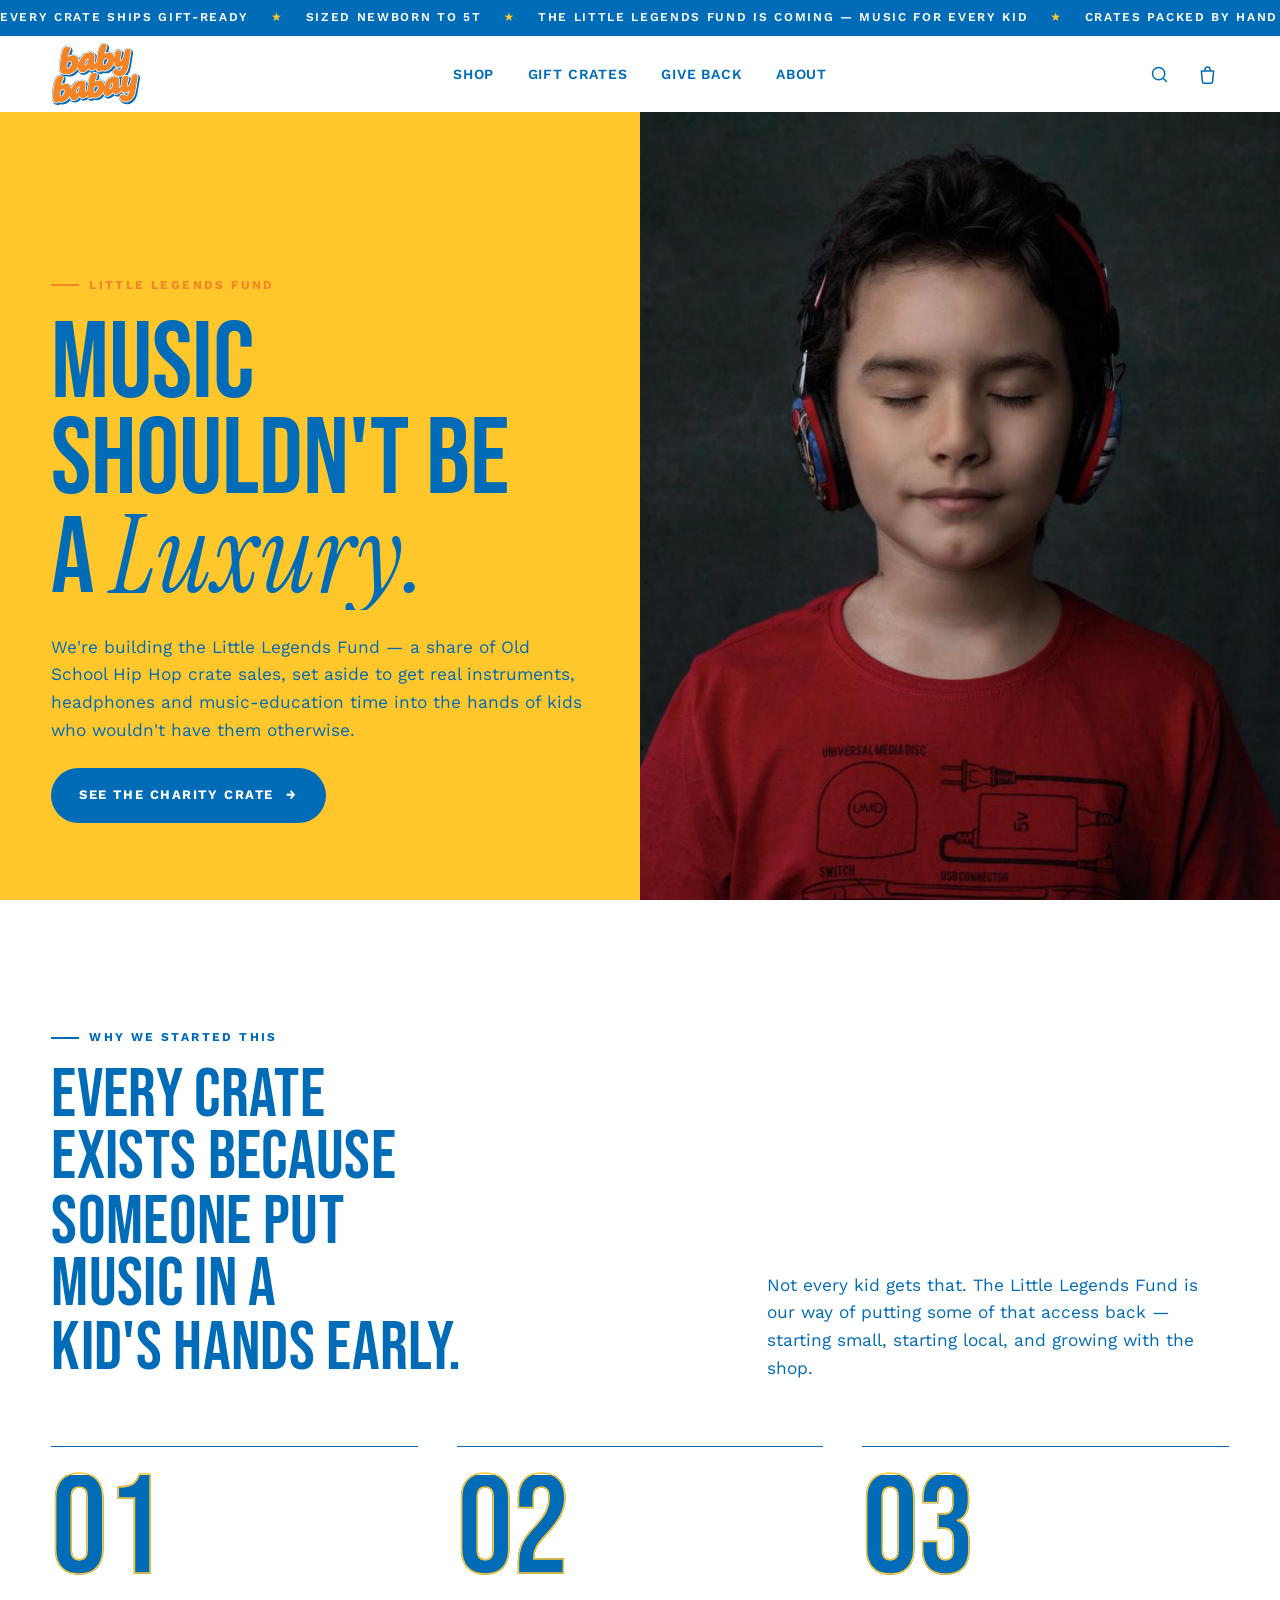
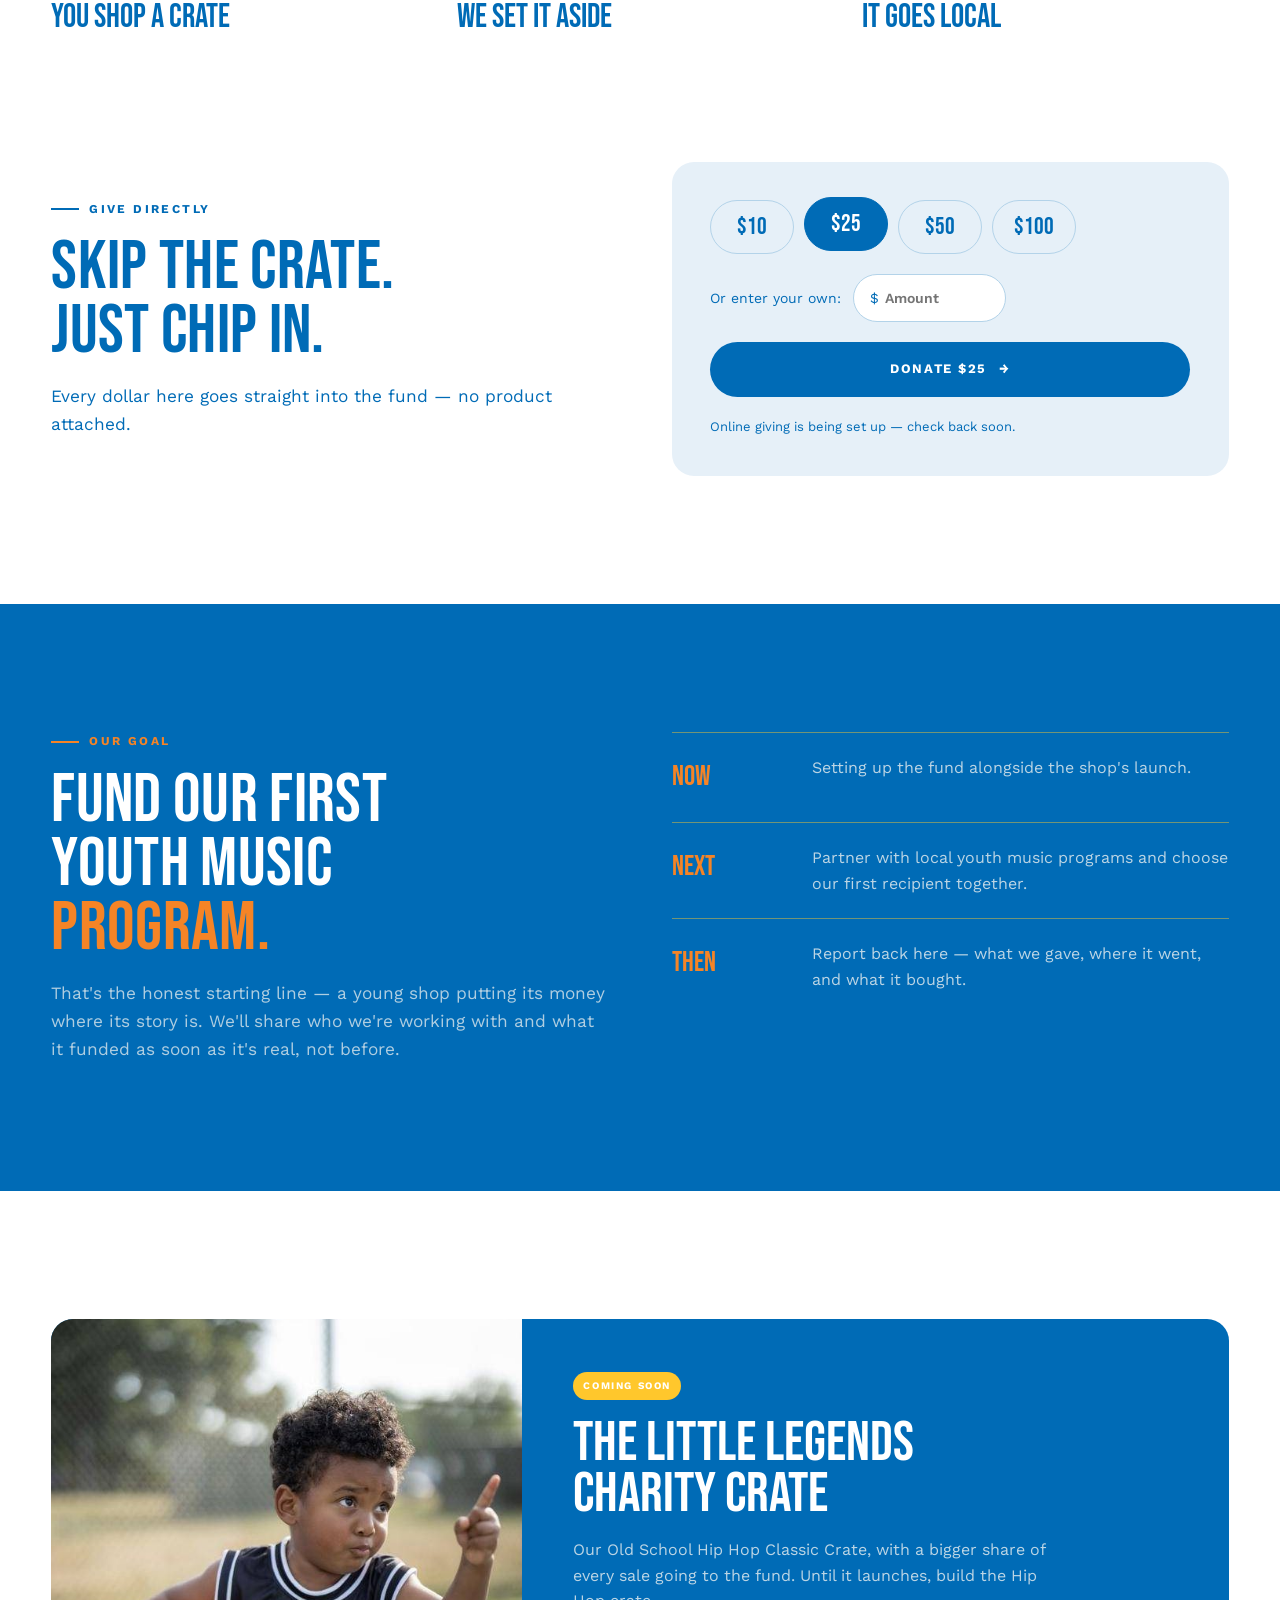
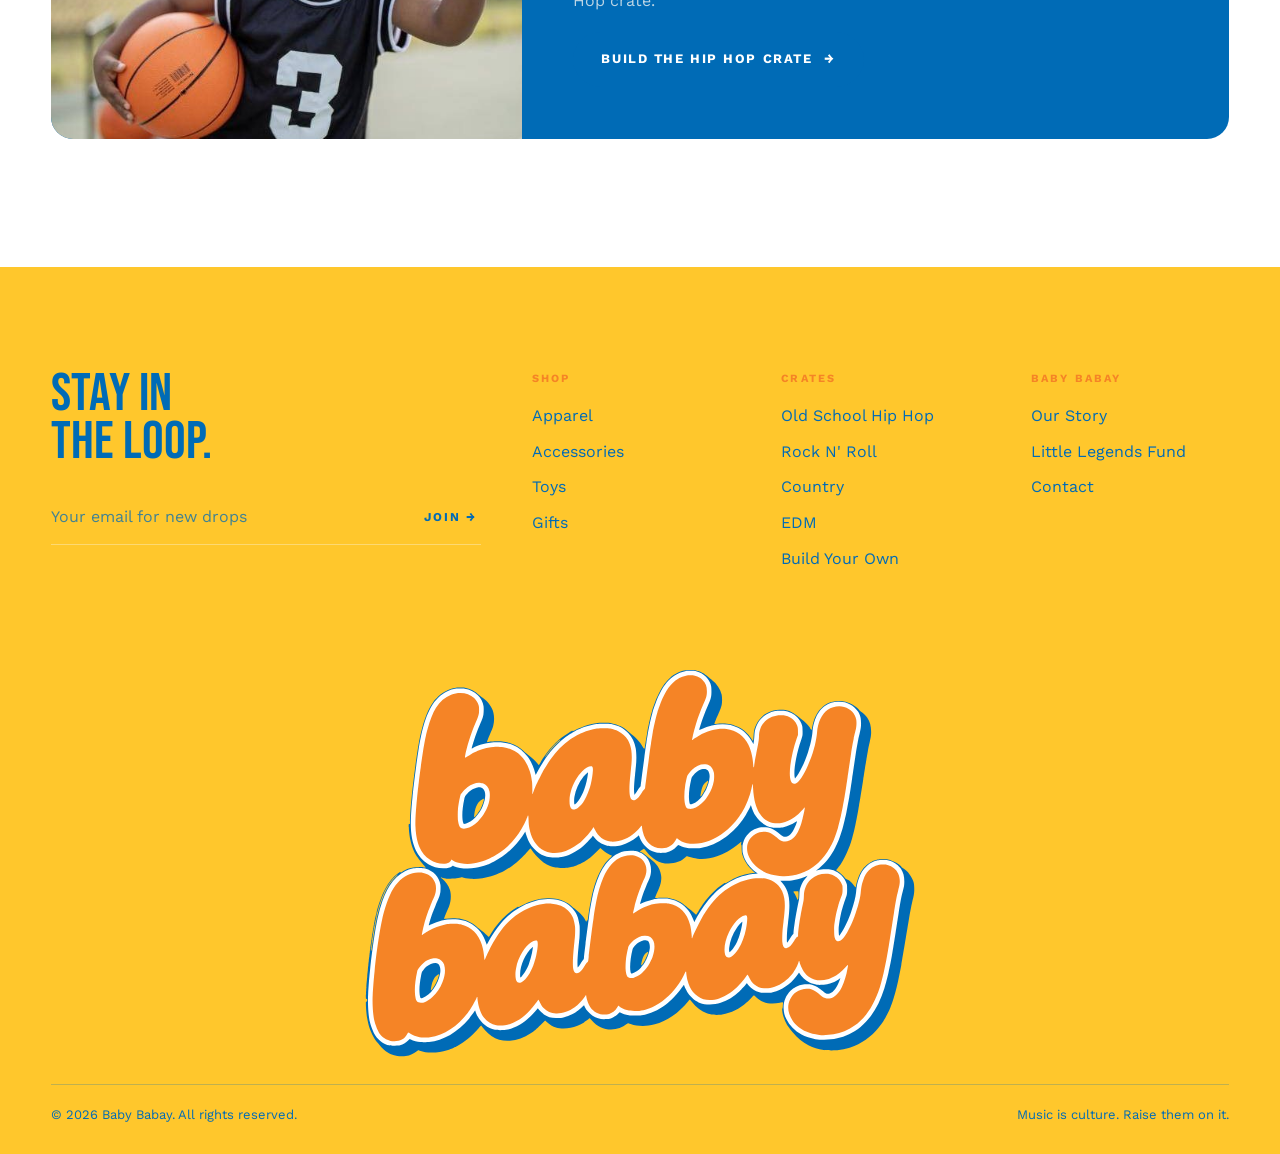
<file: giving-back.html>
<!doctype html>
<html lang="en">
<head>
<meta charset="utf-8">
<meta name="viewport" content="width=device-width, initial-scale=1, viewport-fit=cover">
<title>Little Legends Fund — Baby Babay</title>
<meta name="description" content="A share of every Old School Hip Hop crate goes to the Little Legends Fund, putting instruments and music time in kids&#x27; hands.">
<link rel="icon" type="image/svg+xml" href="img/favicon.svg?v=7">
<meta name="theme-color" content="#006BB6">
<link rel="preconnect" href="https://fonts.googleapis.com">
<link rel="preconnect" href="https://fonts.gstatic.com" crossorigin>
<link href="https://fonts.googleapis.com/css2?family=Bebas+Neue&family=Instrument+Serif:ital@0;1&family=Work+Sans:wght@400;500;600;700&display=swap" rel="stylesheet">
<link rel="stylesheet" href="styles.css?v=4"><link rel="stylesheet" href="theme-blue.css?v=22">
<script>document.documentElement.classList.add('js');setTimeout(function(){if(!window.__coley)document.documentElement.classList.remove('js')},3000);</script>
</head>
<body class="giving">
<div class="curtain" aria-hidden="true"><span class="logo"><img src="img/logo-baby-babay-stacked.svg?v=10" alt=""></span></div>
<div class="announce" aria-label="Store news"><div class="announce-track"><span>Every crate ships gift-ready</span><span>Sized newborn to 5T</span><span>The Little Legends Fund is coming — music for every kid</span><span>Crates packed by hand</span><span>Every crate ships gift-ready</span><span>Sized newborn to 5T</span><span>The Little Legends Fund is coming — music for every kid</span><span>Crates packed by hand</span></div></div>
<header class="site-header">
  <button class="icon-btn menu-btn" type="button" data-menu-open aria-label="Open menu"><svg viewBox="0 0 24 24" fill="none" stroke="currentColor" stroke-width="1.8" stroke-linecap="round"><path d="M4 8h16M4 16h16"/></svg></button>
  <a class="logo" href="index.html" aria-label="Baby Babay home"><img class="logo-std" src="img/logo-baby-babay.svg?v=10" alt="Baby Babay" width="91" height="64"><img class="logo-orange" src="img/logo-baby-babay-on-orange.svg?v=10" alt="" aria-hidden="true" width="91" height="64"></a>
  <nav class="nav" aria-label="Main"><a class="nav-link" href="shop.html"><span data-text="Shop">Shop</span></a><a class="nav-link" href="gift-crates.html"><span data-text="Gift Crates">Gift Crates</span></a><a class="nav-link active" href="giving-back.html"><span data-text="Give Back">Give Back</span></a><a class="nav-link" href="about.html"><span data-text="About">About</span></a></nav>
  <div class="header-actions">
    <a class="icon-btn" href="shop.html" aria-label="Search the shop"><svg viewBox="0 0 24 24" fill="none" stroke="currentColor" stroke-width="1.7" stroke-linecap="round"><circle cx="11" cy="11" r="7"/><path d="M20 20l-3.5-3.5"/></svg></a>
    <button class="icon-btn" type="button" data-open-bag aria-label="Open bag"><svg viewBox="0 0 24 24" fill="none" stroke="currentColor" stroke-width="1.7" stroke-linejoin="round"><path d="M5 8h14l-1.2 12.2a2 2 0 0 1-2 1.8H8.2a2 2 0 0 1-2-1.8z"/><path d="M9 8V6.5a3 3 0 0 1 6 0V8"/></svg><span class="bag-count">0</span></button>
  </div>
</header>
<div class="menu-overlay" aria-hidden="true">
  <button class="icon-btn close" type="button" data-menu-close aria-label="Close menu"><svg viewBox="0 0 24 24" fill="none" stroke="currentColor" stroke-width="1.8" stroke-linecap="round"><path d="M6 6l12 12M18 6L6 18"/></svg></button>
  <ul class="menu-links"><li><a href="index.html"><span>Home</span></a></li><li><a href="shop.html"><span>Shop</span></a></li><li><a href="gift-crates.html"><span>Gift Crates</span></a></li><li><a href="giving-back.html"><span>Give Back</span></a></li><li><a href="about.html"><span>About</span></a></li></ul>
  <p class="menu-foot">Raised on the classics.</p>
</div>

<main>
  <section class="split-hero">
    <div class="sh-copy">
      <span class="eyebrow" style="color:var(--red-hot)" data-reveal>Little Legends Fund</span>
      <h1 data-lines><span class="ln"><span>Music</span></span><span class="ln"><span>Shouldn't Be</span></span><span class="ln"><span>A <em>Luxury.</em></span></span></h1>
      <p class="lede" data-reveal style="--d:150ms">We're building the Little Legends Fund — a share of Old School Hip Hop crate sales, set aside to get real instruments, headphones and music-education time into the hands of kids who wouldn't have them otherwise.</p>
      <div data-reveal style="--d:250ms"><a class="btn btn-red" href="#charity-crate">See the Charity Crate <span class="arrow">→</span></a></div>
    </div>
    <div class="sh-media"><img src="img/giving.jpg?v=19" alt="Boy in red headphones and a red tee, eyes closed, lost in the music" data-reveal="clip" width="900" height="1080"></div>
  </section>
  <section class="section wrap">
    <div class="sec-head">
      <div style="display:flex;flex-direction:column;gap:18px"><span class="eyebrow" data-reveal>Why We Started This</span><h2 class="display d-l" style="max-width:18ch" data-lines><span class="ln"><span>Every crate exists because</span></span><span class="ln"><span>someone put music in a</span></span><span class="ln"><span>kid's hands early.</span></span></h2></div>
      <p class="lede" data-reveal>Not every kid gets that. The Little Legends Fund is our way of putting some of that access back — starting small, starting local, and growing with the shop.</p>
    </div>
    <div class="give-steps">
      <div class="step"><span class="step-n">01</span><h3>You Shop A Crate</h3></div>
      <div class="step"><span class="step-n">02</span><h3>We Set It Aside</h3></div>
      <div class="step"><span class="step-n">03</span><h3>It Goes Local</h3></div>
    </div>
  </section>
  <section class="section wrap" style="padding-top:0">
    <div class="donate">
      <div style="display:flex;flex-direction:column;gap:18px">
        <span class="eyebrow" data-reveal>Give Directly</span>
        <h2 class="display d-l" data-lines><span class="ln"><span>Skip The Crate.</span></span><span class="ln"><span><span class="red">Just Chip In.</span></span></span></h2>
        <p class="lede" data-reveal>Every dollar here goes straight into the fund — no product attached.</p>
      </div>
      <div class="donate-card" data-reveal>
        <div class="amts"><button type="button" class="amt-btn" data-amt="10">$10</button><button type="button" class="amt-btn" data-amt="25">$25</button><button type="button" class="amt-btn" data-amt="50">$50</button><button type="button" class="amt-btn" data-amt="100">$100</button></div>
        <div class="custom-amt"><span>Or enter your own:</span><label>$<input id="customAmt" type="number" min="1" step="1" placeholder="Amount" aria-label="Custom amount"></label></div>
        <a id="donateBtn" class="btn btn-ink" href="#"><span data-amt-label>Donate $25</span> <span class="arrow">→</span></a>
        <p id="donateNote" aria-live="polite">Online giving is being set up — check back soon.</p>
      </div>
    </div>
  </section>
  <section class="section wrap" style="background:var(--ink);color:var(--cream)">
    <div class="donate" style="align-items:start">
      <div style="display:flex;flex-direction:column;gap:18px">
        <span class="eyebrow" style="color:var(--red-hot)" data-reveal>Our Goal</span>
        <h2 class="display d-l" data-lines><span class="ln"><span>Fund Our First</span></span><span class="ln"><span>Youth Music</span></span><span class="ln"><span><span style="color:var(--red-hot)">Program.</span></span></span></h2>
        <p class="lede" style="color:oklch(98% 0.006 85 / .7)" data-reveal>That's the honest starting line — a young shop putting its money where its story is. We'll share who we're working with and what it funded as soon as it's real, not before.</p>
      </div>
      <div class="timeline" data-reveal>
        <div class="tl"><b>Now</b><p>Setting up the fund alongside the shop's launch.</p></div>
        <div class="tl"><b>Next</b><p>Partner with local youth music programs and choose our first recipient together.</p></div>
        <div class="tl"><b>Then</b><p>Report back here — what we gave, where it went, and what it bought.</p></div>
      </div>
    </div>
  </section>
  <section class="section wrap" id="charity-crate" style="scroll-margin-top:100px">
    <div class="charity" data-reveal>
      <div class="charity-media"><img src="img/charity.jpg" alt="Boy in a number 3 jersey holding a basketball and pointing" loading="lazy"></div>
      <div class="charity-body">
        <span class="p-badge new" style="position:static;align-self:flex-start">Coming Soon</span>
        <h3>The Little Legends<br>Charity Crate</h3>
        <p>Our Old School Hip Hop Classic Crate, with a bigger share of every sale going to the fund. Until it launches, build the Hip Hop crate.</p>
        <div style="display:flex;align-items:center;gap:22px;flex-wrap:wrap"><a class="btn btn-red" href="gift-crates.html#hiphop">Build the Hip Hop crate <span class="arrow">→</span></a></div>
      </div>
    </div>
  </section>
</main>
<footer class="site-footer">
  <div class="foot-top">
    <div>
      <h3>Stay in<br>the loop.</h3>
      <form class="news" novalidate><label class="sr-only" for="newsEmail">Email</label><input id="newsEmail" type="email" placeholder="Your email for new drops"><button type="submit">Join →</button></form>
      <p class="news-note" aria-live="polite"></p>
    </div>
    <div><h4>Shop</h4><ul><li><a href="shop.html#apparel">Apparel</a></li><li><a href="shop.html#accessories">Accessories</a></li><li><a href="shop.html#toys">Toys</a></li><li><a href="shop.html#gifts">Gifts</a></li></ul></div>
    <div><h4>Crates</h4><ul><li><a href="gift-crates.html#hiphop">Old School Hip Hop</a></li><li><a href="gift-crates.html#rock">Rock N' Roll</a></li><li><a href="gift-crates.html#country">Country</a></li><li><a href="gift-crates.html#edm">EDM</a></li><li><a href="gift-crates.html">Build Your Own</a></li></ul></div>
    <div><h4>Baby Babay</h4><ul><li><a href="about.html">Our Story</a></li><li><a href="giving-back.html">Little Legends Fund</a></li><li><a href="about.html#contact">Contact</a></li></ul></div>
  </div>
  <div class="wordmark wordmark-img" aria-hidden="true"><img src="img/logo-baby-babay-footer.svg?v=10" alt=""></div>
  <div class="foot-base"><span>© 2026 Baby Babay. All rights reserved.</span><span>Music is culture. Raise them on it.</span></div>
</footer>

<div class="scrim"></div>
<aside class="drawer" aria-hidden="true" aria-label="Your bag">
  <div class="drawer-head"><h2>Your Bag</h2><button class="icon-btn" type="button" data-close-bag aria-label="Close bag"><svg viewBox="0 0 24 24" fill="none" stroke="currentColor" stroke-width="1.8" stroke-linecap="round"><path d="M6 6l12 12M18 6L6 18"/></svg></button></div>
  <div class="drawer-body"></div>
  <div class="drawer-foot">
    <div class="tot"><span>Subtotal</span><b>$0</b></div>
    <button class="btn btn-red" type="button" disabled style="opacity:.55;cursor:not-allowed">Checkout opens at launch</button>
    <small>Preview store — no payments are taken yet.</small>
  </div>
</aside>
<div class="modal" aria-hidden="true" role="dialog" aria-modal="true" aria-label="Product quick view">
  <div class="modal-card">
    <button class="modal-close" type="button" aria-label="Close quick view"><svg viewBox="0 0 24 24" fill="none" stroke="currentColor" stroke-width="1.8" stroke-linecap="round"><path d="M6 6l12 12M18 6L6 18"/></svg></button>
    <div class="modal-media"></div>
    <div class="modal-body">
      <p class="p-cat"></p>
      <h2></h2>
      <p class="mp"></p>
      <p class="md"></p>
      <div class="modal-sizes"><p class="opt-label">Size</p><div class="opts"><button type="button" class="opt">0–3M</button><button type="button" class="opt">3–6M</button><button type="button" class="opt">6M</button><button type="button" class="opt">12M</button><button type="button" class="opt">18M</button><button type="button" class="opt">2T</button><button type="button" class="opt">3T</button><button type="button" class="opt">4T</button><button type="button" class="opt">5T</button></div></div>
      <button class="btn btn-ink" type="button" data-modal-add style="justify-content:center">Add to bag <span class="arrow">→</span></button>
      <p class="b-note" style="margin:0">Sample pricing — final prices at launch.</p>
    </div>
  </div>
</div>
<div class="toast" role="status" aria-live="polite"></div>
<div class="cursor" aria-hidden="true"><span></span></div>
<script src="site.js?v=12" defer></script>
</body>
</html>
</file>
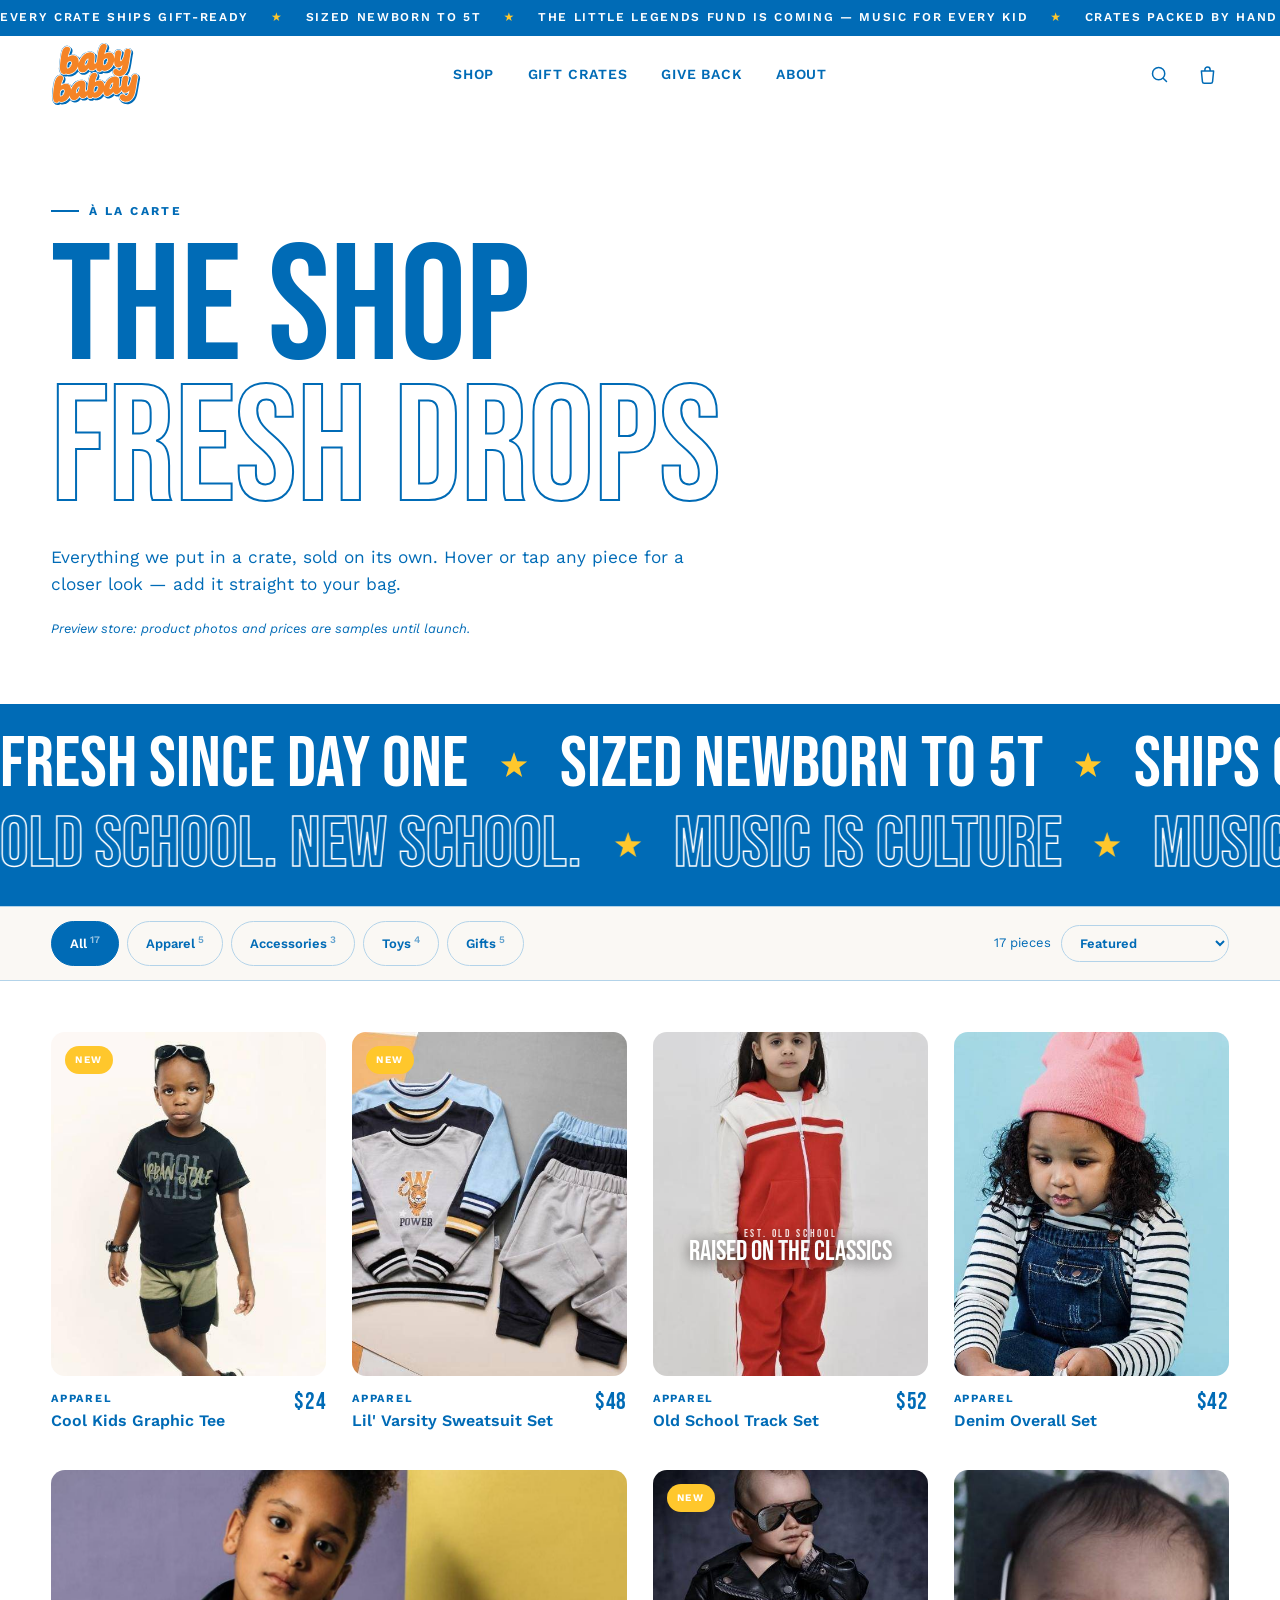
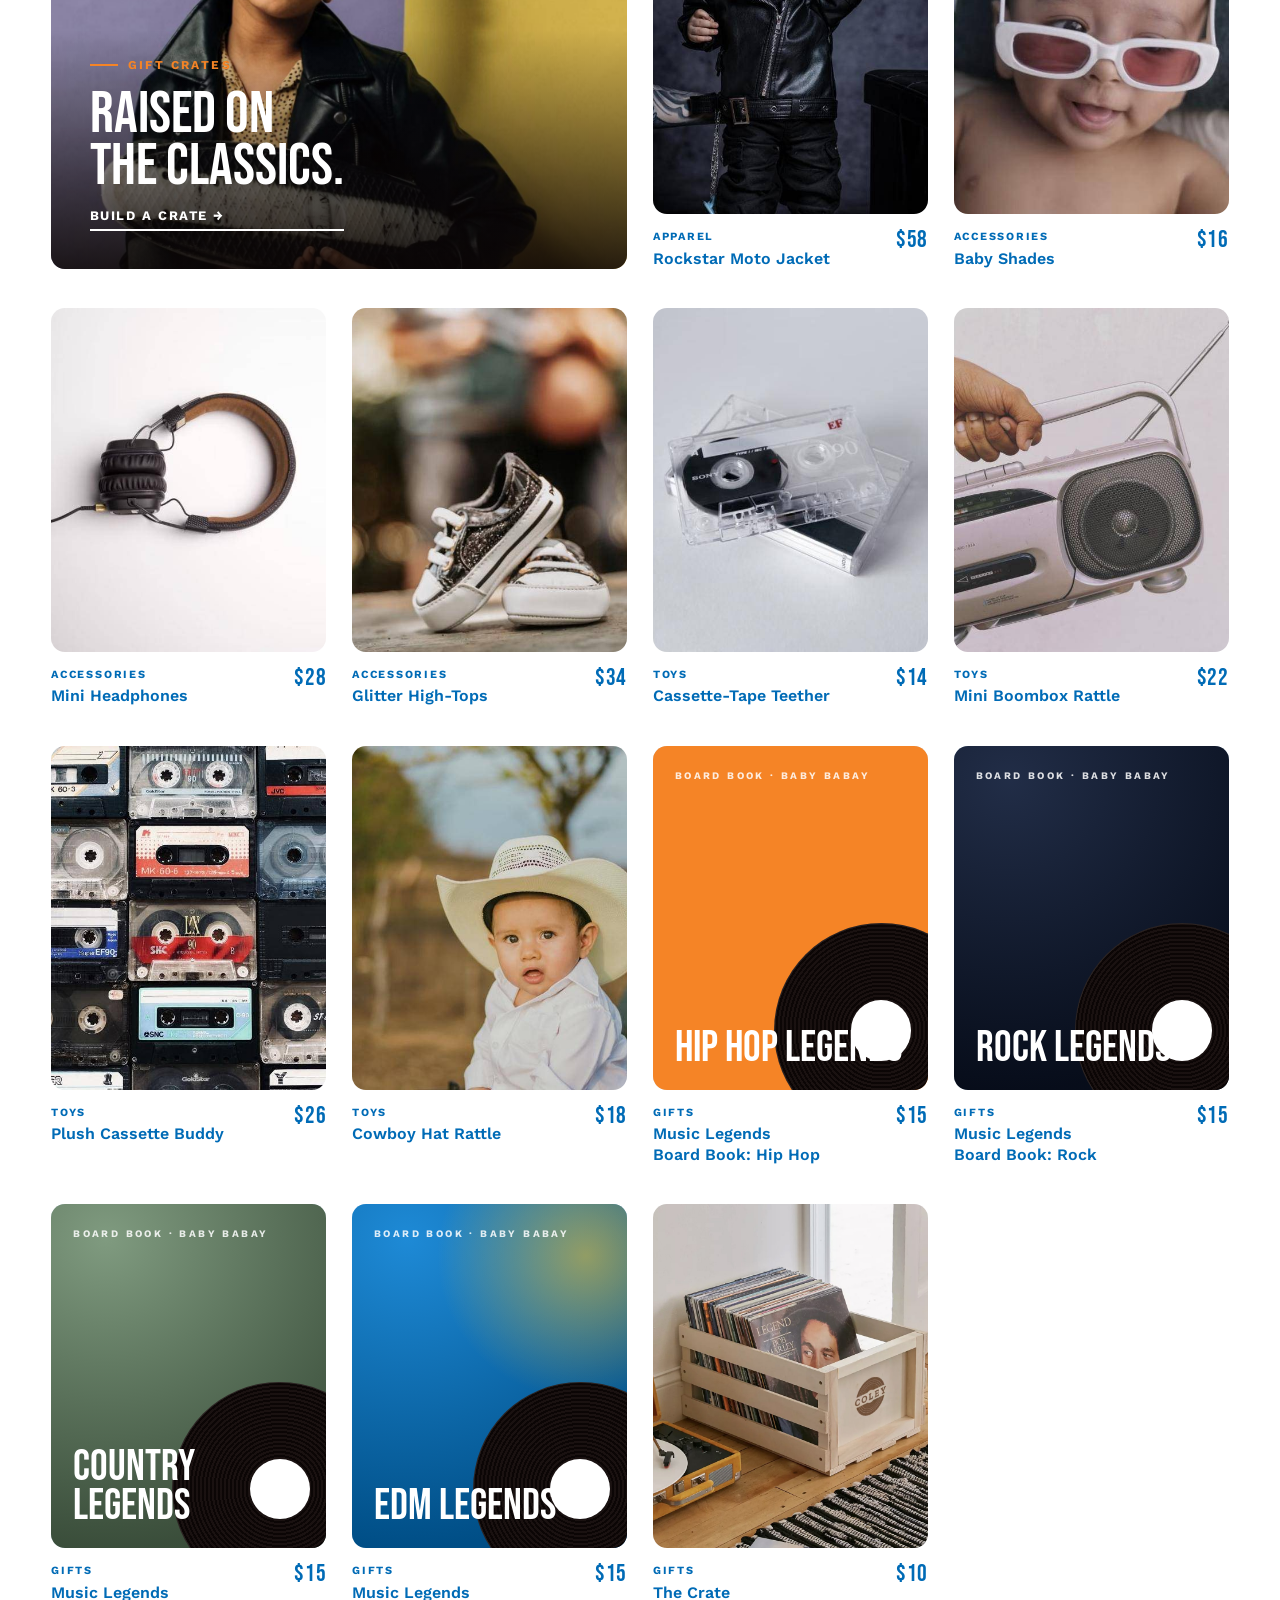
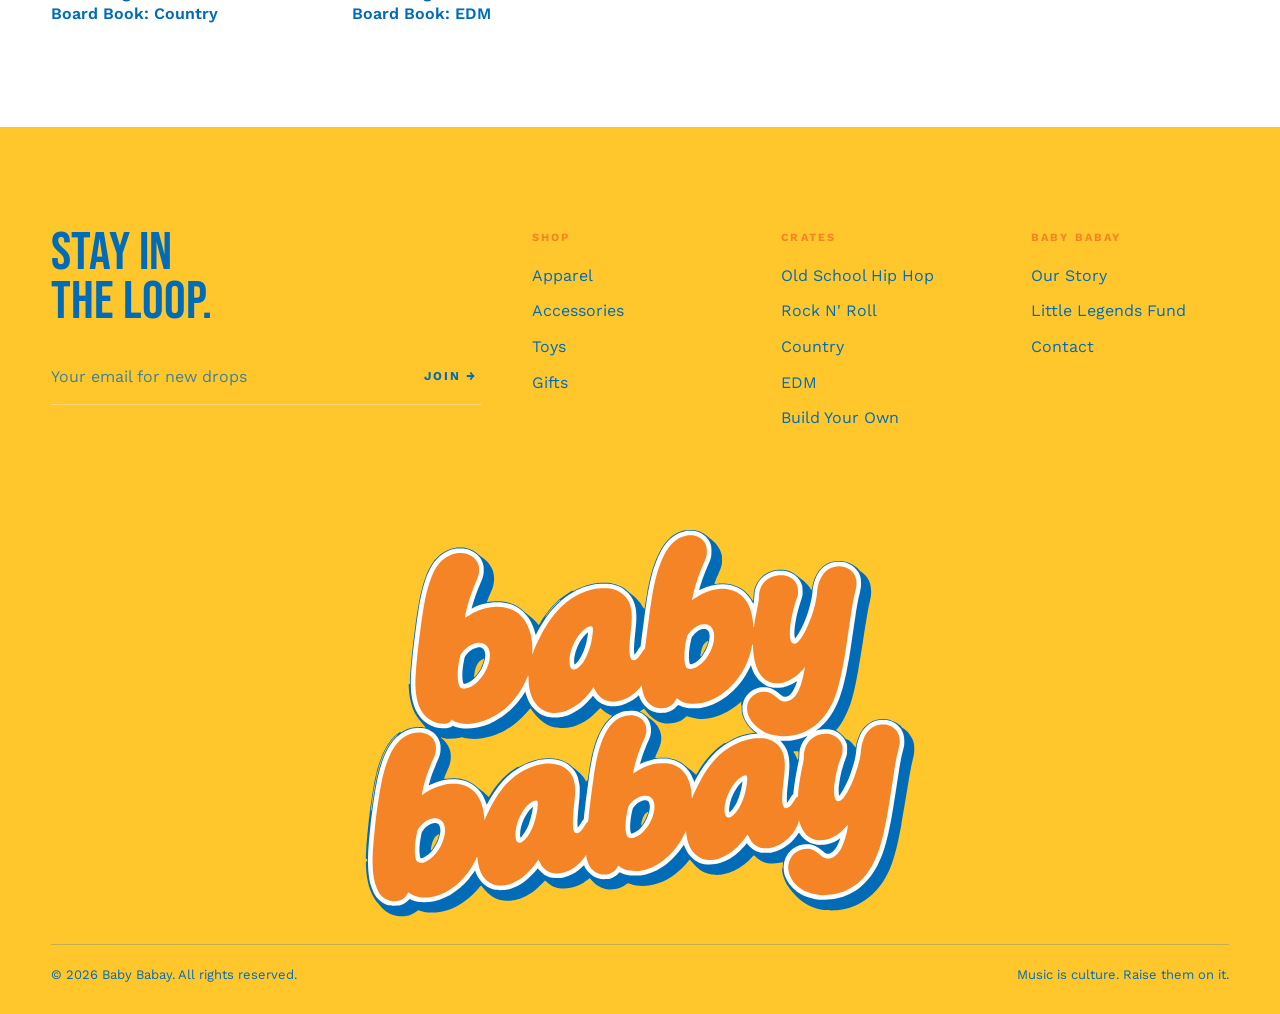
<file: shop.html>
<!doctype html>
<html lang="en">
<head>
<meta charset="utf-8">
<meta name="viewport" content="width=device-width, initial-scale=1, viewport-fit=cover">
<title>Shop — Baby Babay</title>
<meta name="description" content="Shop music-inspired kids apparel, accessories, toys and gifts from Baby Babay.">
<link rel="icon" type="image/svg+xml" href="img/favicon.svg?v=7">
<meta name="theme-color" content="#006BB6">
<link rel="preconnect" href="https://fonts.googleapis.com">
<link rel="preconnect" href="https://fonts.gstatic.com" crossorigin>
<link href="https://fonts.googleapis.com/css2?family=Bebas+Neue&family=Instrument+Serif:ital@0;1&family=Work+Sans:wght@400;500;600;700&display=swap" rel="stylesheet">
<link rel="stylesheet" href="styles.css?v=4"><link rel="stylesheet" href="theme-blue.css?v=22">
<script>document.documentElement.classList.add('js');setTimeout(function(){if(!window.__coley)document.documentElement.classList.remove('js')},3000);</script>
</head>
<body class="shop">
<div class="curtain" aria-hidden="true"><span class="logo"><img src="img/logo-baby-babay-stacked.svg?v=10" alt=""></span></div>
<div class="announce" aria-label="Store news"><div class="announce-track"><span>Every crate ships gift-ready</span><span>Sized newborn to 5T</span><span>The Little Legends Fund is coming — music for every kid</span><span>Crates packed by hand</span><span>Every crate ships gift-ready</span><span>Sized newborn to 5T</span><span>The Little Legends Fund is coming — music for every kid</span><span>Crates packed by hand</span></div></div>
<header class="site-header">
  <button class="icon-btn menu-btn" type="button" data-menu-open aria-label="Open menu"><svg viewBox="0 0 24 24" fill="none" stroke="currentColor" stroke-width="1.8" stroke-linecap="round"><path d="M4 8h16M4 16h16"/></svg></button>
  <a class="logo" href="index.html" aria-label="Baby Babay home"><img class="logo-std" src="img/logo-baby-babay.svg?v=10" alt="Baby Babay" width="91" height="64"><img class="logo-orange" src="img/logo-baby-babay-on-orange.svg?v=10" alt="" aria-hidden="true" width="91" height="64"></a>
  <nav class="nav" aria-label="Main"><a class="nav-link active" href="shop.html"><span data-text="Shop">Shop</span></a><a class="nav-link" href="gift-crates.html"><span data-text="Gift Crates">Gift Crates</span></a><a class="nav-link" href="giving-back.html"><span data-text="Give Back">Give Back</span></a><a class="nav-link" href="about.html"><span data-text="About">About</span></a></nav>
  <div class="header-actions">
    <a class="icon-btn" href="shop.html" aria-label="Search the shop"><svg viewBox="0 0 24 24" fill="none" stroke="currentColor" stroke-width="1.7" stroke-linecap="round"><circle cx="11" cy="11" r="7"/><path d="M20 20l-3.5-3.5"/></svg></a>
    <button class="icon-btn" type="button" data-open-bag aria-label="Open bag"><svg viewBox="0 0 24 24" fill="none" stroke="currentColor" stroke-width="1.7" stroke-linejoin="round"><path d="M5 8h14l-1.2 12.2a2 2 0 0 1-2 1.8H8.2a2 2 0 0 1-2-1.8z"/><path d="M9 8V6.5a3 3 0 0 1 6 0V8"/></svg><span class="bag-count">0</span></button>
  </div>
</header>
<div class="menu-overlay" aria-hidden="true">
  <button class="icon-btn close" type="button" data-menu-close aria-label="Close menu"><svg viewBox="0 0 24 24" fill="none" stroke="currentColor" stroke-width="1.8" stroke-linecap="round"><path d="M6 6l12 12M18 6L6 18"/></svg></button>
  <ul class="menu-links"><li><a href="index.html"><span>Home</span></a></li><li><a href="shop.html"><span>Shop</span></a></li><li><a href="gift-crates.html"><span>Gift Crates</span></a></li><li><a href="giving-back.html"><span>Give Back</span></a></li><li><a href="about.html"><span>About</span></a></li></ul>
  <p class="menu-foot">Raised on the classics.</p>
</div>

<main>
  <section class="page-hero">
    <span class="eyebrow" data-reveal>À La Carte</span>
    <h1 data-lines><span class="ln"><span>The Shop</span></span><span class="ln"><span><span class="outline">Fresh Drops</span></span></span></h1>
    <p class="lede" data-reveal style="--d:150ms">Everything we put in a crate, sold on its own. Hover or tap any piece for a closer look — add it straight to your bag.</p>
    <p class="b-note" data-reveal style="--d:220ms;margin:0">Preview store: product photos and prices are samples until launch.</p>
  </section>
  <section class="marquee ink" aria-label="Shop highlights">
  <p class="sr-only">Fresh Since Day One · Sized Newborn To 5T · Ships Gift-Ready · Raised On The Classics · Old School. New School. · Music Is Culture · Music Is For The Kids · Lil&#x27; Legends Only</p>
  <div class="marquee-row " aria-hidden="true"><span>Fresh Since Day One<svg viewBox="0 0 24 24" fill="currentColor"><path d="M12 1.5l2.6 7.4 7.9.2-6.3 4.8 2.3 7.6L12 17l-6.5 4.5 2.3-7.6L1.5 9.1l7.9-.2z"/></svg></span><span>Sized Newborn To 5T<svg viewBox="0 0 24 24" fill="currentColor"><path d="M12 1.5l2.6 7.4 7.9.2-6.3 4.8 2.3 7.6L12 17l-6.5 4.5 2.3-7.6L1.5 9.1l7.9-.2z"/></svg></span><span>Ships Gift-Ready<svg viewBox="0 0 24 24" fill="currentColor"><path d="M12 1.5l2.6 7.4 7.9.2-6.3 4.8 2.3 7.6L12 17l-6.5 4.5 2.3-7.6L1.5 9.1l7.9-.2z"/></svg></span><span>Raised On The Classics<svg viewBox="0 0 24 24" fill="currentColor"><path d="M12 1.5l2.6 7.4 7.9.2-6.3 4.8 2.3 7.6L12 17l-6.5 4.5 2.3-7.6L1.5 9.1l7.9-.2z"/></svg></span><span>Fresh Since Day One<svg viewBox="0 0 24 24" fill="currentColor"><path d="M12 1.5l2.6 7.4 7.9.2-6.3 4.8 2.3 7.6L12 17l-6.5 4.5 2.3-7.6L1.5 9.1l7.9-.2z"/></svg></span><span>Sized Newborn To 5T<svg viewBox="0 0 24 24" fill="currentColor"><path d="M12 1.5l2.6 7.4 7.9.2-6.3 4.8 2.3 7.6L12 17l-6.5 4.5 2.3-7.6L1.5 9.1l7.9-.2z"/></svg></span><span>Ships Gift-Ready<svg viewBox="0 0 24 24" fill="currentColor"><path d="M12 1.5l2.6 7.4 7.9.2-6.3 4.8 2.3 7.6L12 17l-6.5 4.5 2.3-7.6L1.5 9.1l7.9-.2z"/></svg></span><span>Raised On The Classics<svg viewBox="0 0 24 24" fill="currentColor"><path d="M12 1.5l2.6 7.4 7.9.2-6.3 4.8 2.3 7.6L12 17l-6.5 4.5 2.3-7.6L1.5 9.1l7.9-.2z"/></svg></span></div>
  <div class="marquee-row rev outline" aria-hidden="true"><span>Old School. New School.<svg viewBox="0 0 24 24" fill="currentColor"><path d="M12 1.5l2.6 7.4 7.9.2-6.3 4.8 2.3 7.6L12 17l-6.5 4.5 2.3-7.6L1.5 9.1l7.9-.2z"/></svg></span><span>Music Is Culture<svg viewBox="0 0 24 24" fill="currentColor"><path d="M12 1.5l2.6 7.4 7.9.2-6.3 4.8 2.3 7.6L12 17l-6.5 4.5 2.3-7.6L1.5 9.1l7.9-.2z"/></svg></span><span>Music Is For The Kids<svg viewBox="0 0 24 24" fill="currentColor"><path d="M12 1.5l2.6 7.4 7.9.2-6.3 4.8 2.3 7.6L12 17l-6.5 4.5 2.3-7.6L1.5 9.1l7.9-.2z"/></svg></span><span>Lil&#x27; Legends Only<svg viewBox="0 0 24 24" fill="currentColor"><path d="M12 1.5l2.6 7.4 7.9.2-6.3 4.8 2.3 7.6L12 17l-6.5 4.5 2.3-7.6L1.5 9.1l7.9-.2z"/></svg></span><span>Old School. New School.<svg viewBox="0 0 24 24" fill="currentColor"><path d="M12 1.5l2.6 7.4 7.9.2-6.3 4.8 2.3 7.6L12 17l-6.5 4.5 2.3-7.6L1.5 9.1l7.9-.2z"/></svg></span><span>Music Is Culture<svg viewBox="0 0 24 24" fill="currentColor"><path d="M12 1.5l2.6 7.4 7.9.2-6.3 4.8 2.3 7.6L12 17l-6.5 4.5 2.3-7.6L1.5 9.1l7.9-.2z"/></svg></span><span>Music Is For The Kids<svg viewBox="0 0 24 24" fill="currentColor"><path d="M12 1.5l2.6 7.4 7.9.2-6.3 4.8 2.3 7.6L12 17l-6.5 4.5 2.3-7.6L1.5 9.1l7.9-.2z"/></svg></span><span>Lil&#x27; Legends Only<svg viewBox="0 0 24 24" fill="currentColor"><path d="M12 1.5l2.6 7.4 7.9.2-6.3 4.8 2.3 7.6L12 17l-6.5 4.5 2.3-7.6L1.5 9.1l7.9-.2z"/></svg></span></div>
</section>
  <div class="shop-bar">
    <div class="filters" role="group" aria-label="Filter by category"><button type="button" class="filter is-on" data-filter="all" aria-pressed="true">All<sup>17</sup></button><button type="button" class="filter" data-filter="apparel" aria-pressed="false">Apparel<sup>5</sup></button><button type="button" class="filter" data-filter="accessories" aria-pressed="false">Accessories<sup>3</sup></button><button type="button" class="filter" data-filter="toys" aria-pressed="false">Toys<sup>4</sup></button><button type="button" class="filter" data-filter="gifts" aria-pressed="false">Gifts<sup>5</sup></button></div>
    <div class="sort"><span data-count>17 pieces</span><label class="sr-only" for="sortSel">Sort</label><select id="sortSel"><option value="featured">Featured</option><option value="low">Price: Low to High</option><option value="high">Price: High to Low</option></select></div>
  </div>
  <section class="shop-grid" aria-label="Products"><article class="p-card" data-id="tee" data-cat="apparel" data-price="24" data-order="0" data-reveal style="--d:0ms">
  <div class="p-media" data-quickview data-cursor="View">
    <img src="img/p-tee.jpg" alt="Boy in a black “Cool Kids” graphic tee and olive shorts" loading="lazy" width="600" height="600"><span class="p-badge new">New</span>
    <div class="p-actions"><button type="button" class="p-add" data-add="tee" aria-label="Quick add Cool Kids Graphic Tee to bag">Quick Add +</button><button type="button" class="p-view" data-quickview aria-label="Quick view Cool Kids Graphic Tee"><svg viewBox="0 0 24 24" fill="none" stroke="currentColor" stroke-width="1.8"><path d="M2 12s3.6-7 10-7 10 7 10 7-3.6 7-10 7S2 12 2 12z"/><circle cx="12" cy="12" r="3"/></svg></button></div>
  </div>
  <div class="p-info"><div><p class="p-cat">Apparel</p><h3 class="p-name">Cool Kids Graphic Tee</h3></div><p class="p-price">$24</p></div>
</article><article class="p-card" data-id="varsity" data-cat="apparel" data-price="48" data-order="1" data-reveal style="--d:70ms">
  <div class="p-media" data-quickview data-cursor="View">
    <img src="img/p-varsity.jpg" alt="Kids sweatsuit sets with varsity stripe trim laid flat" loading="lazy" width="600" height="600"><span class="p-badge new">New</span>
    <div class="p-actions"><button type="button" class="p-add" data-add="varsity" aria-label="Quick add Lil&#x27; Varsity Sweatsuit Set to bag">Quick Add +</button><button type="button" class="p-view" data-quickview aria-label="Quick view Lil&#x27; Varsity Sweatsuit Set"><svg viewBox="0 0 24 24" fill="none" stroke="currentColor" stroke-width="1.8"><path d="M2 12s3.6-7 10-7 10 7 10 7-3.6 7-10 7S2 12 2 12z"/><circle cx="12" cy="12" r="3"/></svg></button></div>
  </div>
  <div class="p-info"><div><p class="p-cat">Apparel</p><h3 class="p-name">Lil&#x27; Varsity Sweatsuit Set</h3></div><p class="p-price">$48</p></div>
</article><article class="p-card" data-id="track" data-cat="apparel" data-price="52" data-order="2" data-reveal style="--d:140ms">
  <div class="p-media" data-quickview data-cursor="View">
    <img src="img/p-tracksuit.jpg" alt="Girl in a red and white track set" loading="lazy" width="600" height="600"><span class="p-stamp"><small>Est. Old School</small><b>Raised On The Classics</b></span>
    <div class="p-actions"><button type="button" class="p-add" data-add="track" aria-label="Quick add Old School Track Set to bag">Quick Add +</button><button type="button" class="p-view" data-quickview aria-label="Quick view Old School Track Set"><svg viewBox="0 0 24 24" fill="none" stroke="currentColor" stroke-width="1.8"><path d="M2 12s3.6-7 10-7 10 7 10 7-3.6 7-10 7S2 12 2 12z"/><circle cx="12" cy="12" r="3"/></svg></button></div>
  </div>
  <div class="p-info"><div><p class="p-cat">Apparel</p><h3 class="p-name">Old School Track Set</h3></div><p class="p-price">$52</p></div>
</article><article class="p-card" data-id="overalls" data-cat="apparel" data-price="42" data-order="3" data-reveal style="--d:210ms">
  <div class="p-media" data-quickview data-cursor="View">
    <img src="img/p-overalls.jpg" alt="Toddler in a pink beanie, striped tee and denim overalls" loading="lazy" width="600" height="600">
    <div class="p-actions"><button type="button" class="p-add" data-add="overalls" aria-label="Quick add Denim Overall Set to bag">Quick Add +</button><button type="button" class="p-view" data-quickview aria-label="Quick view Denim Overall Set"><svg viewBox="0 0 24 24" fill="none" stroke="currentColor" stroke-width="1.8"><path d="M2 12s3.6-7 10-7 10 7 10 7-3.6 7-10 7S2 12 2 12z"/><circle cx="12" cy="12" r="3"/></svg></button></div>
  </div>
  <div class="p-info"><div><p class="p-cat">Apparel</p><h3 class="p-name">Denim Overall Set</h3></div><p class="p-price">$42</p></div>
</article><a class="shop-feature" href="gift-crates.html" data-reveal data-cursor="Build"><img src="img/hero-4.jpg" alt="Girl in a leather jacket holding a keyboard against a yellow wall" loading="lazy"><div><span class="eyebrow" style="color:var(--red-hot)">Gift Crates</span><h3>Raised On<br>The Classics.</h3><span class="link-u" style="color:var(--cream)">Build a crate →</span></div></a><article class="p-card" data-id="moto" data-cat="apparel" data-price="58" data-order="4" data-reveal style="--d:0ms">
  <div class="p-media" data-quickview data-cursor="View">
    <img src="img/p-rockstar.jpg" alt="Toddler in a black moto jacket and aviator shades" loading="lazy" width="600" height="600"><span class="p-badge new">New</span>
    <div class="p-actions"><button type="button" class="p-add" data-add="moto" aria-label="Quick add Rockstar Moto Jacket to bag">Quick Add +</button><button type="button" class="p-view" data-quickview aria-label="Quick view Rockstar Moto Jacket"><svg viewBox="0 0 24 24" fill="none" stroke="currentColor" stroke-width="1.8"><path d="M2 12s3.6-7 10-7 10 7 10 7-3.6 7-10 7S2 12 2 12z"/><circle cx="12" cy="12" r="3"/></svg></button></div>
  </div>
  <div class="p-info"><div><p class="p-cat">Apparel</p><h3 class="p-name">Rockstar Moto Jacket</h3></div><p class="p-price">$58</p></div>
</article><article class="p-card" data-id="shades" data-cat="accessories" data-price="16" data-order="5" data-reveal style="--d:70ms">
  <div class="p-media" data-quickview data-cursor="View">
    <img src="img/p-shades.jpg" alt="Smiling baby wearing white sunglasses" loading="lazy" width="600" height="600">
    <div class="p-actions"><button type="button" class="p-add" data-add="shades" aria-label="Quick add Baby Shades to bag">Quick Add +</button><button type="button" class="p-view" data-quickview aria-label="Quick view Baby Shades"><svg viewBox="0 0 24 24" fill="none" stroke="currentColor" stroke-width="1.8"><path d="M2 12s3.6-7 10-7 10 7 10 7-3.6 7-10 7S2 12 2 12z"/><circle cx="12" cy="12" r="3"/></svg></button></div>
  </div>
  <div class="p-info"><div><p class="p-cat">Accessories</p><h3 class="p-name">Baby Shades</h3></div><p class="p-price">$16</p></div>
</article><article class="p-card" data-id="headphones" data-cat="accessories" data-price="28" data-order="6" data-reveal style="--d:140ms">
  <div class="p-media" data-quickview data-cursor="View">
    <img src="img/p-headphones.jpg" alt="Brown and black headphones on a white surface" loading="lazy" width="600" height="600">
    <div class="p-actions"><button type="button" class="p-add" data-add="headphones" aria-label="Quick add Mini Headphones to bag">Quick Add +</button><button type="button" class="p-view" data-quickview aria-label="Quick view Mini Headphones"><svg viewBox="0 0 24 24" fill="none" stroke="currentColor" stroke-width="1.8"><path d="M2 12s3.6-7 10-7 10 7 10 7-3.6 7-10 7S2 12 2 12z"/><circle cx="12" cy="12" r="3"/></svg></button></div>
  </div>
  <div class="p-info"><div><p class="p-cat">Accessories</p><h3 class="p-name">Mini Headphones</h3></div><p class="p-price">$28</p></div>
</article><article class="p-card" data-id="sneakers" data-cat="accessories" data-price="34" data-order="7" data-reveal style="--d:210ms">
  <div class="p-media" data-quickview data-cursor="View">
    <img src="img/p-sneakers.jpg" alt="Tiny black glitter high-top sneakers" loading="lazy" width="600" height="600">
    <div class="p-actions"><button type="button" class="p-add" data-add="sneakers" aria-label="Quick add Glitter High-Tops to bag">Quick Add +</button><button type="button" class="p-view" data-quickview aria-label="Quick view Glitter High-Tops"><svg viewBox="0 0 24 24" fill="none" stroke="currentColor" stroke-width="1.8"><path d="M2 12s3.6-7 10-7 10 7 10 7-3.6 7-10 7S2 12 2 12z"/><circle cx="12" cy="12" r="3"/></svg></button></div>
  </div>
  <div class="p-info"><div><p class="p-cat">Accessories</p><h3 class="p-name">Glitter High-Tops</h3></div><p class="p-price">$34</p></div>
</article><article class="p-card" data-id="cassette" data-cat="toys" data-price="14" data-order="8" data-reveal style="--d:0ms">
  <div class="p-media" data-quickview data-cursor="View">
    <img src="img/p-cassette.jpg" alt="Clear cassette tapes on a white surface" loading="lazy" width="600" height="600">
    <div class="p-actions"><button type="button" class="p-add" data-add="cassette" aria-label="Quick add Cassette-Tape Teether to bag">Quick Add +</button><button type="button" class="p-view" data-quickview aria-label="Quick view Cassette-Tape Teether"><svg viewBox="0 0 24 24" fill="none" stroke="currentColor" stroke-width="1.8"><path d="M2 12s3.6-7 10-7 10 7 10 7-3.6 7-10 7S2 12 2 12z"/><circle cx="12" cy="12" r="3"/></svg></button></div>
  </div>
  <div class="p-info"><div><p class="p-cat">Toys</p><h3 class="p-name">Cassette-Tape Teether</h3></div><p class="p-price">$14</p></div>
</article><article class="p-card" data-id="boombox" data-cat="toys" data-price="22" data-order="9" data-reveal style="--d:70ms">
  <div class="p-media" data-quickview data-cursor="View">
    <img src="img/p-boombox.jpg" alt="Hand carrying a silver boombox" loading="lazy" width="600" height="600">
    <div class="p-actions"><button type="button" class="p-add" data-add="boombox" aria-label="Quick add Mini Boombox Rattle to bag">Quick Add +</button><button type="button" class="p-view" data-quickview aria-label="Quick view Mini Boombox Rattle"><svg viewBox="0 0 24 24" fill="none" stroke="currentColor" stroke-width="1.8"><path d="M2 12s3.6-7 10-7 10 7 10 7-3.6 7-10 7S2 12 2 12z"/><circle cx="12" cy="12" r="3"/></svg></button></div>
  </div>
  <div class="p-info"><div><p class="p-cat">Toys</p><h3 class="p-name">Mini Boombox Rattle</h3></div><p class="p-price">$22</p></div>
</article><article class="p-card" data-id="cassettes" data-cat="toys" data-price="26" data-order="10" data-reveal style="--d:140ms">
  <div class="p-media" data-quickview data-cursor="View">
    <img src="img/p-cassettes.jpg" alt="Wall of colorful vintage cassette tapes" loading="lazy" width="600" height="600">
    <div class="p-actions"><button type="button" class="p-add" data-add="cassettes" aria-label="Quick add Plush Cassette Buddy to bag">Quick Add +</button><button type="button" class="p-view" data-quickview aria-label="Quick view Plush Cassette Buddy"><svg viewBox="0 0 24 24" fill="none" stroke="currentColor" stroke-width="1.8"><path d="M2 12s3.6-7 10-7 10 7 10 7-3.6 7-10 7S2 12 2 12z"/><circle cx="12" cy="12" r="3"/></svg></button></div>
  </div>
  <div class="p-info"><div><p class="p-cat">Toys</p><h3 class="p-name">Plush Cassette Buddy</h3></div><p class="p-price">$26</p></div>
</article><article class="p-card" data-id="cowboy" data-cat="toys" data-price="18" data-order="11" data-reveal style="--d:210ms">
  <div class="p-media" data-quickview data-cursor="View">
    <img src="img/p-cowboy.jpg" alt="Baby in a white cowboy hat and white shirt" loading="lazy" width="600" height="600">
    <div class="p-actions"><button type="button" class="p-add" data-add="cowboy" aria-label="Quick add Cowboy Hat Rattle to bag">Quick Add +</button><button type="button" class="p-view" data-quickview aria-label="Quick view Cowboy Hat Rattle"><svg viewBox="0 0 24 24" fill="none" stroke="currentColor" stroke-width="1.8"><path d="M2 12s3.6-7 10-7 10 7 10 7-3.6 7-10 7S2 12 2 12z"/><circle cx="12" cy="12" r="3"/></svg></button></div>
  </div>
  <div class="p-info"><div><p class="p-cat">Toys</p><h3 class="p-name">Cowboy Hat Rattle</h3></div><p class="p-price">$18</p></div>
</article><article class="p-card" data-id="book-hiphop" data-cat="gifts" data-price="15" data-order="12" data-reveal style="--d:0ms">
  <div class="p-media" data-quickview data-cursor="View">
    <div class="book b-red" style="position:absolute;inset:0"><span class="bk-top">Board Book · Baby Babay</span><span class="bk-name">Hip Hop Legends</span><span class="bk-disc"></span></div>
    <div class="p-actions"><button type="button" class="p-add" data-add="book-hiphop" aria-label="Quick add Music Legends Board Book: Hip Hop to bag">Quick Add +</button><button type="button" class="p-view" data-quickview aria-label="Quick view Music Legends Board Book: Hip Hop"><svg viewBox="0 0 24 24" fill="none" stroke="currentColor" stroke-width="1.8"><path d="M2 12s3.6-7 10-7 10 7 10 7-3.6 7-10 7S2 12 2 12z"/><circle cx="12" cy="12" r="3"/></svg></button></div>
  </div>
  <div class="p-info"><div><p class="p-cat">Gifts</p><h3 class="p-name">Music Legends Board Book: Hip Hop</h3></div><p class="p-price">$15</p></div>
</article><article class="p-card" data-id="book-rock" data-cat="gifts" data-price="15" data-order="13" data-reveal style="--d:70ms">
  <div class="p-media" data-quickview data-cursor="View">
    <div class="book b-ink" style="position:absolute;inset:0"><span class="bk-top">Board Book · Baby Babay</span><span class="bk-name">Rock Legends</span><span class="bk-disc"></span></div>
    <div class="p-actions"><button type="button" class="p-add" data-add="book-rock" aria-label="Quick add Music Legends Board Book: Rock to bag">Quick Add +</button><button type="button" class="p-view" data-quickview aria-label="Quick view Music Legends Board Book: Rock"><svg viewBox="0 0 24 24" fill="none" stroke="currentColor" stroke-width="1.8"><path d="M2 12s3.6-7 10-7 10 7 10 7-3.6 7-10 7S2 12 2 12z"/><circle cx="12" cy="12" r="3"/></svg></button></div>
  </div>
  <div class="p-info"><div><p class="p-cat">Gifts</p><h3 class="p-name">Music Legends Board Book: Rock</h3></div><p class="p-price">$15</p></div>
</article><article class="p-card" data-id="book-country" data-cat="gifts" data-price="15" data-order="14" data-reveal style="--d:140ms">
  <div class="p-media" data-quickview data-cursor="View">
    <div class="book b-sage" style="position:absolute;inset:0"><span class="bk-top">Board Book · Baby Babay</span><span class="bk-name">Country Legends</span><span class="bk-disc"></span></div>
    <div class="p-actions"><button type="button" class="p-add" data-add="book-country" aria-label="Quick add Music Legends Board Book: Country to bag">Quick Add +</button><button type="button" class="p-view" data-quickview aria-label="Quick view Music Legends Board Book: Country"><svg viewBox="0 0 24 24" fill="none" stroke="currentColor" stroke-width="1.8"><path d="M2 12s3.6-7 10-7 10 7 10 7-3.6 7-10 7S2 12 2 12z"/><circle cx="12" cy="12" r="3"/></svg></button></div>
  </div>
  <div class="p-info"><div><p class="p-cat">Gifts</p><h3 class="p-name">Music Legends Board Book: Country</h3></div><p class="p-price">$15</p></div>
</article>
<article class="p-card" data-id="book-edm" data-cat="gifts" data-price="15" data-order="15" data-reveal style="--d:140ms">
  <div class="p-media" data-quickview data-cursor="View">
    <div class="book b-edm" style="position:absolute;inset:0"><span class="bk-top">Board Book · Baby Babay</span><span class="bk-name">EDM Legends</span><span class="bk-disc"></span></div>
    <div class="p-actions"><button type="button" class="p-add" data-add="book-edm" aria-label="Quick add Music Legends Board Book: EDM to bag">Quick Add +</button><button type="button" class="p-view" data-quickview aria-label="Quick view Music Legends Board Book: EDM"><svg viewBox="0 0 24 24" fill="none" stroke="currentColor" stroke-width="1.8"><path d="M2 12s3.6-7 10-7 10 7 10 7-3.6 7-10 7S2 12 2 12z"/><circle cx="12" cy="12" r="3"/></svg></button></div>
  </div>
  <div class="p-info"><div><p class="p-cat">Gifts</p><h3 class="p-name">Music Legends Board Book: EDM</h3></div><p class="p-price">$15</p></div>
</article><article class="p-card" data-id="giftbox" data-cat="gifts" data-price="10" data-order="16" data-reveal style="--d:210ms">
  <div class="p-media" data-quickview data-cursor="View">
    <img src="img/crate-build.jpg?v=9" alt="Wooden record crate packed with vinyl" loading="lazy" width="600" height="600">
    <div class="p-actions"><button type="button" class="p-add" data-add="giftbox" aria-label="Quick add The Crate to bag">Quick Add +</button><button type="button" class="p-view" data-quickview aria-label="Quick view The Crate"><svg viewBox="0 0 24 24" fill="none" stroke="currentColor" stroke-width="1.8"><path d="M2 12s3.6-7 10-7 10 7 10 7-3.6 7-10 7S2 12 2 12z"/><circle cx="12" cy="12" r="3"/></svg></button></div>
  </div>
  <div class="p-info"><div><p class="p-cat">Gifts</p><h3 class="p-name">The Crate</h3></div><p class="p-price">$10</p></div>
</article></section>
</main>
<footer class="site-footer">
  <div class="foot-top">
    <div>
      <h3>Stay in<br>the loop.</h3>
      <form class="news" novalidate><label class="sr-only" for="newsEmail">Email</label><input id="newsEmail" type="email" placeholder="Your email for new drops"><button type="submit">Join →</button></form>
      <p class="news-note" aria-live="polite"></p>
    </div>
    <div><h4>Shop</h4><ul><li><a href="shop.html#apparel">Apparel</a></li><li><a href="shop.html#accessories">Accessories</a></li><li><a href="shop.html#toys">Toys</a></li><li><a href="shop.html#gifts">Gifts</a></li></ul></div>
    <div><h4>Crates</h4><ul><li><a href="gift-crates.html#hiphop">Old School Hip Hop</a></li><li><a href="gift-crates.html#rock">Rock N' Roll</a></li><li><a href="gift-crates.html#country">Country</a></li><li><a href="gift-crates.html#edm">EDM</a></li><li><a href="gift-crates.html">Build Your Own</a></li></ul></div>
    <div><h4>Baby Babay</h4><ul><li><a href="about.html">Our Story</a></li><li><a href="giving-back.html">Little Legends Fund</a></li><li><a href="about.html#contact">Contact</a></li></ul></div>
  </div>
  <div class="wordmark wordmark-img" aria-hidden="true"><img src="img/logo-baby-babay-footer.svg?v=10" alt=""></div>
  <div class="foot-base"><span>© 2026 Baby Babay. All rights reserved.</span><span>Music is culture. Raise them on it.</span></div>
</footer>

<div class="scrim"></div>
<aside class="drawer" aria-hidden="true" aria-label="Your bag">
  <div class="drawer-head"><h2>Your Bag</h2><button class="icon-btn" type="button" data-close-bag aria-label="Close bag"><svg viewBox="0 0 24 24" fill="none" stroke="currentColor" stroke-width="1.8" stroke-linecap="round"><path d="M6 6l12 12M18 6L6 18"/></svg></button></div>
  <div class="drawer-body"></div>
  <div class="drawer-foot">
    <div class="tot"><span>Subtotal</span><b>$0</b></div>
    <button class="btn btn-red" type="button" disabled style="opacity:.55;cursor:not-allowed">Checkout opens at launch</button>
    <small>Preview store — no payments are taken yet.</small>
  </div>
</aside>
<div class="modal" aria-hidden="true" role="dialog" aria-modal="true" aria-label="Product quick view">
  <div class="modal-card">
    <button class="modal-close" type="button" aria-label="Close quick view"><svg viewBox="0 0 24 24" fill="none" stroke="currentColor" stroke-width="1.8" stroke-linecap="round"><path d="M6 6l12 12M18 6L6 18"/></svg></button>
    <div class="modal-media"></div>
    <div class="modal-body">
      <p class="p-cat"></p>
      <h2></h2>
      <p class="mp"></p>
      <p class="md"></p>
      <div class="modal-sizes"><p class="opt-label">Size</p><div class="opts"><button type="button" class="opt">0–3M</button><button type="button" class="opt">3–6M</button><button type="button" class="opt">6M</button><button type="button" class="opt">12M</button><button type="button" class="opt">18M</button><button type="button" class="opt">2T</button><button type="button" class="opt">3T</button><button type="button" class="opt">4T</button><button type="button" class="opt">5T</button></div></div>
      <button class="btn btn-ink" type="button" data-modal-add style="justify-content:center">Add to bag <span class="arrow">→</span></button>
      <p class="b-note" style="margin:0">Sample pricing — final prices at launch.</p>
    </div>
  </div>
</div>
<div class="toast" role="status" aria-live="polite"></div>
<div class="cursor" aria-hidden="true"><span></span></div>
<script src="site.js?v=12" defer></script>
</body>
</html>
</file>
<file: styles.css>
/* =====================================================================
   COLEY KIDS — v2 "Raised On The Classics"
   Red / black / cream. Bebas Neue display, Work Sans body,
   Instrument Serif italic for the wordmark and accents.
   All motion is CSS + a small vanilla script (site.js). No libraries.
   ===================================================================== */

:root{
  --cream: oklch(98% 0.006 85);
  --cream-2: oklch(95.5% 0.012 80);
  --cream-3: oklch(92% 0.018 78);
  --ink: oklch(13% 0.012 25);
  --ink-2: oklch(19% 0.014 25);
  --ink-soft: oklch(46% 0.02 30);
  --ink-mute: oklch(50% 0.016 30);
  --line: oklch(89% 0.01 30);
  --line-dark: oklch(30% 0.012 25);
  --red: oklch(52% 0.19 25);
  --red-hot: oklch(63% 0.2 27);
  --red-dark: oklch(36% 0.15 22);
  --rock: oklch(32% 0.05 265);
  --country: oklch(52% 0.035 145);
  --on-red: oklch(97% 0.012 85);

  --display: 'Bebas Neue', Impact, 'Arial Narrow', sans-serif;
  --sans: 'Work Sans', system-ui, -apple-system, 'Segoe UI', sans-serif;
  --serif: 'Instrument Serif', Georgia, 'Times New Roman', serif;

  --gutter: clamp(16px, 4vw, 56px);
  --ease-out: cubic-bezier(.16, 1, .3, 1);
  --ease-io: cubic-bezier(.77, 0, .18, 1);
  --header-h: 76px;
  color-scheme: light;
}

*,*::before,*::after{box-sizing:border-box;}
html{-webkit-text-size-adjust:100%;}
body{margin:0;background:var(--cream);color:var(--ink);font-family:var(--sans);font-size:16px;line-height:1.6;-webkit-font-smoothing:antialiased;overflow-x:hidden;}
img{display:block;max-width:100%;height:auto;}
a{color:inherit;text-decoration:none;}
button{font:inherit;color:inherit;background:none;border:0;padding:0;cursor:pointer;}
h1,h2,h3,h4{margin:0;font-weight:400;text-wrap:balance;}
p{margin:0;}
ul{margin:0;padding:0;list-style:none;}
:focus-visible{outline:2px solid var(--red);outline-offset:3px;}
.sr-only{position:absolute;width:1px;height:1px;overflow:hidden;clip:rect(0 0 0 0);white-space:nowrap;}

/* ---------- type helpers ---------- */
.display{font-family:var(--display);text-transform:uppercase;line-height:.9;letter-spacing:.005em;}
.d-xxl{font-size:clamp(64px, 11vw, 196px);}
.d-xl{font-size:clamp(52px, 7.6vw, 132px);}
.d-l{font-size:clamp(42px, 5.4vw, 92px);}
.d-m{font-size:clamp(32px, 3.6vw, 58px);}
.d-s{font-size:clamp(26px, 2.4vw, 38px);}
.eyebrow{display:inline-flex;align-items:center;gap:10px;font-size:12px;font-weight:700;letter-spacing:.2em;text-transform:uppercase;color:var(--red);}
.eyebrow::before{content:"";width:28px;height:2px;background:currentColor;}
.serif-i{font-family:var(--serif);font-style:italic;text-transform:none;letter-spacing:0;}
.lede{font-size:clamp(17px,1.35vw,20px);line-height:1.6;color:var(--ink-soft);max-width:58ch;}
.outline{color:transparent;-webkit-text-stroke:2px var(--ink);}
.crew .outline,.split-hero .outline,.band .outline{-webkit-text-stroke-color:var(--cream);}
.red{color:var(--red);}
.wrap{padding-inline:var(--gutter);}
.section{padding-block:clamp(72px, 10vw, 150px);}

/* ---------- buttons ---------- */
.btn{position:relative;display:inline-flex;align-items:center;gap:12px;padding:17px 28px;border-radius:999px;font-size:13px;font-weight:700;letter-spacing:.12em;text-transform:uppercase;overflow:hidden;isolation:isolate;transition:color .45s var(--ease-out), border-color .45s var(--ease-out), transform .3s var(--ease-out);white-space:nowrap;}
.btn::before{content:"";position:absolute;inset:0;z-index:-1;border-radius:inherit;transform:scaleX(0);transform-origin:right;transition:transform .55s var(--ease-out);}
.btn:hover::before,.btn:focus-visible::before{transform:scaleX(1);transform-origin:left;}
.btn .arrow{display:inline-block;transition:transform .45s var(--ease-out);}
.btn:hover .arrow{transform:translateX(5px);}
.btn-red{background:var(--red);color:var(--on-red);}
.btn-red::before{background:var(--cream);}
.btn-red:hover{color:var(--ink);}
.btn-ghost{border:1.5px solid oklch(98% 0.006 85 / .55);color:var(--cream);}
.btn-ghost::before{background:var(--cream);}
.btn-ghost:hover{color:var(--ink);border-color:var(--cream);}
.btn-ink{background:var(--ink);color:var(--cream);}
.btn-ink::before{background:var(--red);}
.btn-line{border:1.5px solid var(--ink);color:var(--ink);}
.btn-line::before{background:var(--ink);}
.btn-line:hover{color:var(--cream);}
.link-u{position:relative;display:inline-flex;align-items:center;gap:8px;font-weight:700;font-size:13px;letter-spacing:.12em;text-transform:uppercase;padding-bottom:4px;}
.link-u::after{content:"";position:absolute;left:0;right:0;bottom:0;height:2px;background:currentColor;transform-origin:right;transition:transform .5s var(--ease-out);}
.link-u:hover::after{transform:scaleX(0);}

/* ---------- announcement bar ---------- */
.announce{background:var(--ink);color:var(--cream);font-size:12px;font-weight:600;letter-spacing:.14em;text-transform:uppercase;height:36px;overflow:hidden;position:relative;z-index:61;}
.announce-track{display:flex;width:max-content;height:100%;align-items:center;animation:marq 42s linear infinite;}
.announce-track span{display:inline-flex;align-items:center;gap:22px;padding-right:22px;}
.announce-track span::after{content:"★";color:var(--red);}

/* ---------- header ---------- */
.site-header{position:sticky;top:0;z-index:60;height:var(--header-h);display:grid;grid-template-columns:1fr auto 1fr;align-items:center;padding-inline:var(--gutter);color:var(--ink);background:var(--cream);transition:background .45s var(--ease-out), color .45s var(--ease-out), box-shadow .45s var(--ease-out), height .45s var(--ease-out);}
.site-header.is-over{background:transparent;color:var(--cream);}
.site-header.is-over.is-scrolled,.site-header.is-scrolled{background:var(--cream);color:var(--ink);box-shadow:0 10px 30px -18px oklch(13% 0.012 25 / .45);}
.site-header.is-scrolled{--header-h:64px;}
body.home .site-header{position:fixed;left:0;right:0;top:36px;}
body.home .site-header.is-scrolled{top:0;}
.logo{font-family:var(--serif);font-style:italic;font-size:30px;line-height:1;letter-spacing:-.01em;justify-self:start;white-space:nowrap;}
.logo em{color:var(--red);font-style:italic;}
.site-header.is-over:not(.is-scrolled) .logo em{color:var(--red-hot);}
.nav{display:flex;gap:clamp(20px,2.6vw,42px);}
.nav-link{position:relative;display:block;overflow:hidden;font-size:14px;font-weight:600;letter-spacing:.06em;text-transform:uppercase;height:1.6em;}
.nav-link span{display:block;transition:transform .5s var(--ease-out);}
.nav-link span::after{content:attr(data-text);position:absolute;left:0;top:100%;color:var(--red);}
.nav-link:hover span{transform:translateY(-100%);}
.nav-link.active span{color:var(--red);}
.site-header.is-over:not(.is-scrolled) .nav-link.active span{color:var(--cream);text-decoration:underline;text-underline-offset:6px;text-decoration-thickness:2px;}
.header-actions{justify-self:end;display:flex;align-items:center;gap:6px;}
.icon-btn{width:42px;height:42px;border-radius:50%;display:grid;place-items:center;position:relative;transition:background .3s;}
.icon-btn:hover{background:oklch(50% 0.02 30 / .12);}
.icon-btn svg{width:21px;height:21px;}
.bag-count{position:absolute;top:3px;right:1px;min-width:18px;height:18px;padding:0 5px;border-radius:9px;background:var(--red);color:var(--on-red);font-size:10px;font-weight:700;display:grid;place-items:center;transform:scale(0);transition:transform .4s var(--ease-out);}
.bag-count.has{transform:scale(1);}
.bag-count.bump{animation:bump .6s var(--ease-out);}
@keyframes bump{0%{transform:scale(1)}35%{transform:scale(1.55)}100%{transform:scale(1)}}
.menu-btn{display:none;}
@media (max-width: 900px){
  .site-header{grid-template-columns:auto 1fr auto;}
  .nav{display:none;}
  .menu-btn{display:grid;}
  .logo{font-size:26px;}
}

/* mobile menu overlay */
.menu-overlay{position:fixed;inset:0;z-index:80;background:var(--ink);color:var(--cream);display:flex;flex-direction:column;justify-content:space-between;padding:calc(var(--header-h) + 24px) var(--gutter) 32px;clip-path:inset(0 0 100% 0);transition:clip-path .75s var(--ease-io);visibility:hidden;}
.menu-overlay.open{clip-path:inset(0);visibility:visible;}
.menu-overlay .close{position:absolute;top:16px;right:var(--gutter);}
.menu-links a{display:block;font-family:var(--display);font-size:clamp(56px,14vw,96px);line-height:1;text-transform:uppercase;overflow:hidden;}
.menu-links a span{display:block;transform:translateY(105%);transition:transform .8s var(--ease-out);}
.menu-overlay.open .menu-links a span{transform:none;}
.menu-links li:nth-child(2) span{transition-delay:.06s}.menu-links li:nth-child(3) span{transition-delay:.12s}.menu-links li:nth-child(4) span{transition-delay:.18s}.menu-links li:nth-child(5) span{transition-delay:.24s}
.menu-links a:hover{color:var(--red-hot);}
.menu-foot{font-family:var(--serif);font-style:italic;font-size:22px;color:oklch(98% 0.006 85 / .7);}

/* ---------- HERO (home) ---------- */
.hero{position:relative;display:grid;grid-template-columns:minmax(0,45fr) minmax(0,55fr);min-height:100svh;background:var(--ink);color:var(--cream);overflow:hidden;}
.hero-copy{position:relative;z-index:3;display:flex;flex-direction:column;justify-content:flex-end;gap:28px;padding:calc(var(--header-h) + 80px) var(--gutter) 44px;min-width:0;}
.hero-texts{display:grid;}
.hero-text{grid-area:1/1;align-self:end;visibility:hidden;display:flex;flex-direction:column;gap:22px;}
.hero-text.is-active{visibility:visible;}
.hero-meta{display:flex;align-items:center;gap:14px;font-size:12px;font-weight:700;letter-spacing:.22em;text-transform:uppercase;color:var(--red-hot);}
.hero-meta b{color:var(--cream);font-weight:700;}
.hero-title{font-family:var(--display);text-transform:uppercase;font-size:clamp(60px, 8vw, 146px);line-height:.86;letter-spacing:.005em;}
.hero-title .ln{display:block;overflow:hidden;padding-bottom:.04em;}
.hero-title .ln > span{display:block;transform:translateY(108%);transition:transform 1s var(--ease-out);transition-delay:calc(var(--i, 0) * 90ms + 250ms);}
.hero-text.is-active .hero-title .ln > span{transform:none;}
.hero-text.is-leaving .hero-title .ln > span{transform:translateY(-108%);transition:transform .6s var(--ease-io);transition-delay:calc(var(--i, 0) * 40ms);}
.hero-title em{font-family:var(--serif);font-style:italic;text-transform:none;color:var(--red-hot);letter-spacing:-.02em;font-size:.94em;}
.hero-sub{max-width:40ch;font-size:clamp(16px,1.2vw,18px);color:oklch(98% 0.006 85 / .74);opacity:0;transform:translateY(14px);transition:opacity .8s var(--ease-out) .55s, transform .8s var(--ease-out) .55s;}
.hero-text.is-active .hero-sub{opacity:1;transform:none;}
.hero-ctas{display:flex;flex-wrap:wrap;gap:12px;}
.hero-progress{display:flex;gap:10px;align-items:center;}
.hero-progress > button{position:relative;flex:1;max-width:90px;height:30px;}
.hero-progress > button::before,.hero-progress > button i{content:"";position:absolute;left:0;right:0;top:50%;height:2px;margin-top:-1px;background:oklch(98% 0.006 85 / .22);}
.hero-progress > button i{right:auto;width:0;background:var(--cream);}
.hero-progress > button.is-active i{animation:fill var(--slide-ms, 6500ms) linear forwards;}
.hero-progress > button.is-done i{width:100%;}
.hero.is-paused .hero-progress > button.is-active i{animation-play-state:paused;}
@keyframes fill{to{width:100%}}
.hero-count{font-family:var(--display);font-size:22px;letter-spacing:.06em;min-width:72px;}
.hero-count span{color:oklch(98% 0.006 85 / .45);}
.hero-nav{display:flex;gap:8px;margin-left:auto;}
.hero-nav button{width:46px;height:46px;border-radius:50%;border:1.5px solid oklch(98% 0.006 85 / .35);display:grid;place-items:center;transition:background .3s, border-color .3s, color .3s;}
.hero-nav button:hover{background:var(--cream);color:var(--ink);border-color:var(--cream);}
.hero-stage{position:relative;min-height:100%;overflow:hidden;}
.hero-stage::after{content:"";position:absolute;inset:0;z-index:4;pointer-events:none;background:linear-gradient(180deg, oklch(13% 0.012 25 / .55) 0%, transparent 22%, transparent 70%, oklch(13% 0.012 25 / .35) 100%);}
.hero-img{position:absolute;inset:0;clip-path:inset(0 0 0 100%);z-index:1;}
.hero-img.is-prev{clip-path:inset(0);z-index:2;}
.hero-img.is-active{clip-path:inset(0);z-index:3;transition:clip-path 1.15s var(--ease-io);}
.hero-img img{width:100%;height:100%;object-fit:cover;object-position:center 22%;transform:scale(1.18);}
.hero-img.is-active img{transform:scale(1.02);transition:transform 7.5s cubic-bezier(.2,.6,.3,1);}
.hero-img.is-prev img{transform:scale(1.02);}
.hero-badge{position:absolute;z-index:5;left:calc(45% - 64px);bottom:120px;width:128px;height:128px;color:var(--cream);}
.hero-badge svg{width:100%;height:100%;animation:spin 16s linear infinite;}
.hero-badge .core{position:absolute;inset:34px;border-radius:50%;background:var(--red);display:grid;place-items:center;font-family:var(--display);font-size:22px;line-height:.9;text-align:center;color:var(--on-red);}
@keyframes spin{to{transform:rotate(360deg)}}
.scroll-hint{position:absolute;z-index:5;right:var(--gutter);bottom:36px;display:flex;align-items:center;gap:12px;font-size:11px;font-weight:700;letter-spacing:.22em;text-transform:uppercase;color:var(--cream);}
.scroll-hint i{display:block;width:1.5px;height:44px;background:oklch(98% 0.006 85 / .3);position:relative;overflow:hidden;}
.scroll-hint i::after{content:"";position:absolute;left:0;right:0;top:-40%;height:40%;background:var(--cream);animation:drip 1.8s var(--ease-io) infinite;}
@keyframes drip{to{top:100%}}
@media (max-width: 900px){
  .hero{grid-template-columns:minmax(0,1fr);grid-template-rows:auto auto;min-height:auto;}
  .hero-stage{order:-1;height:66svh;min-height:420px;}
  .hero-copy{padding:28px var(--gutter) 36px;gap:22px;}
  .hero-badge{left:auto;right:var(--gutter);bottom:auto;top:calc(66svh - 64px);width:104px;height:104px;}
  .hero-badge .core{inset:28px;font-size:18px;}
  .scroll-hint{display:none;}
  .hero-title{font-size:clamp(54px, 15vw, 96px);}
  .hero-nav button{width:42px;height:42px;}
}
@media (max-width: 900px) and (max-height: 700px){ .hero-stage{height:58svh;} .hero-badge{top:calc(58svh - 60px);} }

/* ---------- statement marquee ---------- */
.marquee{position:relative;overflow:hidden;background:var(--red);color:var(--on-red);padding-block:clamp(16px,2vw,26px);}
.marquee.ink{background:var(--ink);color:var(--cream);}
.marquee-row{display:flex;width:max-content;will-change:transform;animation:marq var(--marq-dur, 46s) linear infinite;}
.marquee-row.rev{animation-direction:reverse;}
.marquee-row + .marquee-row{margin-top:clamp(4px,.6vw,10px);}
.marquee-row span{display:inline-flex;align-items:center;gap:clamp(18px,2.4vw,36px);padding-right:clamp(18px,2.4vw,36px);font-family:var(--display);font-size:clamp(38px,5.6vw,92px);line-height:1;text-transform:uppercase;white-space:nowrap;}
.marquee-row span svg{width:.42em;height:.42em;flex:none;}
.marquee-row.outline span{color:transparent;-webkit-text-stroke:1.5px var(--on-red);}
.marquee.ink .marquee-row.outline span{-webkit-text-stroke-color:var(--cream);}
@keyframes marq{to{transform:translateX(-50%)}}

/* ---------- section heads ---------- */
.sec-head{display:flex;justify-content:space-between;align-items:flex-end;gap:32px;flex-wrap:wrap;margin-bottom:clamp(36px,5vw,64px);}
.sec-head h2{max-width:14ch;}
.sec-head .lede{max-width:42ch;}

/* ---------- crate accordion (expand / contract) ---------- */
.crates-acc{display:flex;gap:12px;height:min(82vh, 760px);min-height:560px;}
.acc-panel{position:relative;flex:1 1 0;min-width:0;border-radius:18px;overflow:hidden;cursor:pointer;color:var(--cream);transition:flex-grow .85s var(--ease-io);isolation:isolate;outline:none;}
.acc-panel.is-open{flex-grow:4.2;cursor:default;}
.acc-panel img{position:absolute;inset:0;width:100%;height:100%;object-fit:cover;object-position:center 25%;z-index:-2;transform:scale(1.12);transition:transform 1.2s var(--ease-out), filter .8s var(--ease-out);filter:saturate(.55) brightness(.75);}
.acc-panel.is-open img{transform:scale(1);filter:none;}
.acc-panel::after{content:"";position:absolute;inset:0;z-index:-1;background:linear-gradient(0deg, oklch(13% 0.012 25 / .92) 0%, oklch(13% 0.012 25 / .35) 45%, oklch(13% 0.012 25 / .1) 70%);transition:opacity .8s;}
.acc-panel[data-genre="hiphop"]{--tone:var(--red);}
.acc-panel[data-genre="rock"]{--tone:var(--rock);}
.acc-panel[data-genre="country"]{--tone:var(--country);}
.acc-panel[data-genre="build"]{--tone:var(--ink);}
.acc-num{position:absolute;top:22px;left:22px;font-family:var(--display);font-size:26px;letter-spacing:.06em;}
.acc-tag{position:absolute;top:22px;right:22px;font-size:11px;font-weight:700;letter-spacing:.18em;text-transform:uppercase;background:var(--tone);padding:7px 12px;border-radius:999px;opacity:0;transform:translateY(-8px);transition:opacity .5s .2s, transform .6s var(--ease-out) .2s;}
.acc-panel.is-open .acc-tag{opacity:1;transform:none;}
.acc-vert{position:absolute;left:50%;bottom:32px;transform:translateX(-50%) rotate(180deg);writing-mode:vertical-rl;font-family:var(--display);font-size:clamp(30px,2.8vw,44px);letter-spacing:.04em;white-space:nowrap;transition:opacity .4s;}
.acc-panel.is-open .acc-vert{opacity:0;}
.acc-body{position:absolute;left:0;right:0;bottom:0;padding:clamp(24px,3vw,44px);display:flex;flex-direction:column;gap:16px;opacity:0;transform:translateY(24px);transition:opacity .35s, transform .35s;pointer-events:none;width:min(100%, 640px);}
.acc-panel.is-open .acc-body{opacity:1;transform:none;transition:opacity .7s .35s, transform .9s var(--ease-out) .35s;pointer-events:auto;}
.acc-body h3{font-family:var(--display);font-size:clamp(46px,5.4vw,96px);line-height:.88;text-transform:uppercase;}
.acc-body p{color:oklch(98% 0.006 85 / .82);max-width:46ch;}
.acc-chips{display:flex;flex-wrap:wrap;gap:8px;}
.acc-chips li{font-size:12px;font-weight:600;padding:6px 12px;border-radius:999px;border:1px solid oklch(98% 0.006 85 / .35);backdrop-filter:blur(6px);background:oklch(13% 0.012 25 / .25);}
.acc-foot{display:flex;align-items:center;gap:20px;flex-wrap:wrap;}
.acc-price{font-family:var(--display);font-size:28px;letter-spacing:.03em;}
.acc-price small{font-family:var(--sans);font-size:12px;letter-spacing:.1em;text-transform:uppercase;opacity:.7;margin-right:6px;}
@media (max-width: 900px){
  .crates-acc{flex-direction:column;height:auto;min-height:0;gap:10px;}
  .acc-panel{flex:none;height:96px;transition:height .85s var(--ease-io);}
  .acc-panel.is-open{height:min(74svh, 620px);}
  .acc-vert{writing-mode:horizontal-tb;transform:none;left:72px;bottom:auto;top:30px;font-size:34px;}
  .acc-num{top:32px;}
  .acc-tag{display:none;}
}

/* ---------- product cards ---------- */
.p-card{position:relative;display:flex;flex-direction:column;gap:14px;min-width:0;}
.p-media{position:relative;aspect-ratio:4/5;border-radius:14px;overflow:hidden;background:var(--cream-3);cursor:pointer;transition:transform .55s var(--ease-out), box-shadow .55s var(--ease-out);}
.p-media img{width:100%;height:100%;object-fit:cover;transition:transform 1.1s var(--ease-out);}
.p-card:hover .p-media,.p-card.is-open .p-media{transform:translateY(-8px);box-shadow:0 26px 40px -24px oklch(13% 0.012 25 / .55);}
.p-card:hover .p-media img,.p-card.is-open .p-media img{transform:scale(1.07);}
.p-badge{position:absolute;top:14px;left:14px;z-index:2;font-size:10px;font-weight:700;letter-spacing:.16em;text-transform:uppercase;padding:6px 10px;border-radius:999px;background:var(--ink);color:var(--cream);}
.p-badge.new{background:var(--red);color:var(--on-red);}
.p-stamp{position:absolute;inset:auto 0 32% 0;z-index:2;text-align:center;font-family:var(--display);color:var(--cream);line-height:.95;text-shadow:0 2px 14px oklch(13% 0.012 25 / .6);pointer-events:none;}
.p-stamp small{display:block;font-size:11px;letter-spacing:.24em;opacity:.85;}
.p-stamp b{display:block;font-weight:400;font-size:clamp(24px,2.2vw,34px);}
.p-actions{position:absolute;left:12px;right:12px;bottom:12px;z-index:3;display:flex;gap:8px;transform:translateY(calc(100% + 16px));transition:transform .55s var(--ease-out);}
.p-card:hover .p-actions,.p-card.is-open .p-actions,.p-card:focus-within .p-actions{transform:none;}
.p-add{flex:1;height:46px;border-radius:999px;background:var(--cream);color:var(--ink);font-size:12px;font-weight:700;letter-spacing:.14em;text-transform:uppercase;transition:background .3s, color .3s;}
.p-add:hover{background:var(--red);color:var(--on-red);}
.p-add.added{background:var(--ink);color:var(--cream);}
.p-view{width:46px;height:46px;border-radius:50%;background:oklch(13% 0.012 25 / .7);color:var(--cream);display:grid;place-items:center;backdrop-filter:blur(6px);}
.p-view svg{width:18px;height:18px;}
.p-info{display:flex;justify-content:space-between;align-items:flex-start;gap:12px;}
.p-cat{font-size:11px;font-weight:700;letter-spacing:.16em;text-transform:uppercase;color:var(--ink-mute);}
.p-name{font-size:16px;font-weight:600;line-height:1.3;margin-top:3px;}
.p-price{font-family:var(--display);font-size:24px;line-height:1;letter-spacing:.03em;white-space:nowrap;}
@media (hover: none){ .p-actions{transform:none;} .p-add{height:40px;font-size:11px;} .p-view{width:40px;height:40px;} }

/* book cover tiles (typographic, our own design) */
.book{display:flex;flex-direction:column;justify-content:space-between;padding:22px;color:var(--cream);}
.book.b-red{background:radial-gradient(120% 90% at 20% 10%, var(--red-hot), var(--red-dark));}
.book.b-ink{background:radial-gradient(120% 90% at 20% 10%, oklch(30% 0.05 265), oklch(16% 0.03 265));}
.book.b-sage{background:radial-gradient(120% 90% at 20% 10%, oklch(66% 0.05 145), oklch(40% 0.04 145));}
.book .bk-top{font-size:10px;font-weight:700;letter-spacing:.24em;text-transform:uppercase;opacity:.85;}
.book .bk-name{font-family:var(--display);font-size:clamp(34px,3.4vw,54px);line-height:.9;text-transform:uppercase;}
.book .bk-disc{position:absolute;right:-22%;bottom:-14%;width:78%;aspect-ratio:1;border-radius:50%;background:repeating-radial-gradient(circle, oklch(13% 0.012 25) 0 2px, oklch(19% 0.014 25) 2px 4px);box-shadow:inset 0 0 0 1px oklch(98% 0.006 85 / .08);transition:transform 1.4s var(--ease-out);}
.book .bk-disc::after{content:"";position:absolute;inset:36%;border-radius:50%;background:var(--cream);}
.p-card:hover .book .bk-disc{transform:rotate(200deg);}
.book .bk-top,.book .bk-name{position:relative;z-index:1;}

/* product rail */
.rail-wrap{position:relative;}
.rail{display:grid;grid-auto-flow:column;grid-auto-columns:clamp(240px, 23vw, 340px);gap:clamp(16px,2vw,28px);overflow-x:auto;scroll-snap-type:x mandatory;scroll-padding-inline:var(--gutter);padding:12px var(--gutter) 30px;scrollbar-width:none;cursor:grab;overscroll-behavior-x:contain;}
.rail::-webkit-scrollbar{display:none;}
.rail.dragging{cursor:grabbing;scroll-snap-type:none;}
.rail.dragging *{pointer-events:none;}
.rail > *{scroll-snap-align:start;}
.rail-bar{margin:6px var(--gutter) 0;height:2px;background:var(--line);position:relative;overflow:hidden;}
.rail-bar i{position:absolute;left:0;top:0;bottom:0;width:20%;background:var(--ink);transition:transform .2s linear;}
.rail-nav{display:flex;gap:10px;}
.rail-nav button{width:52px;height:52px;border-radius:50%;border:1.5px solid var(--ink);display:grid;place-items:center;transition:background .3s, color .3s;}
.rail-nav button:hover{background:var(--ink);color:var(--cream);}

/* ---------- full-bleed statement band ---------- */
.band{position:relative;min-height:min(110vh, 1000px);display:flex;align-items:center;overflow:hidden;color:var(--cream);background:var(--ink);}
.band-media{position:absolute;inset:-12% 0;z-index:0;}
.band-media img{width:100%;height:100%;object-fit:cover;object-position:60% 45%;}
.band::after{content:"";position:absolute;inset:0;z-index:1;background:linear-gradient(90deg, oklch(13% 0.012 25 / .88) 0%, oklch(13% 0.012 25 / .55) 42%, oklch(13% 0.012 25 / 0) 75%);}
.band-copy{position:relative;z-index:2;padding:clamp(80px,10vw,140px) var(--gutter);max-width:820px;}
.words{font-family:var(--display);text-transform:uppercase;font-size:clamp(48px,7vw,120px);line-height:.9;}
.words .w{display:inline-block;opacity:.16;transition:opacity .35s, color .35s;margin-right:.18em;}
.words .w.lit{opacity:1;}
.words .w.hot.lit{color:var(--red-hot);}
.band-sig{margin-top:30px;font-family:var(--serif);font-style:italic;font-size:clamp(22px,2vw,30px);color:oklch(98% 0.006 85 / .85);}

/* ---------- steps ---------- */
.steps{display:grid;grid-template-columns:repeat(3, minmax(0,1fr));gap:clamp(20px,3vw,48px);counter-reset:s;}
.step{position:relative;padding-top:28px;border-top:1.5px solid var(--ink);display:flex;flex-direction:column;gap:14px;}
.step-n{font-family:var(--display);font-size:clamp(96px,11vw,170px);line-height:.8;color:transparent;-webkit-text-stroke:1.5px var(--ink);background:linear-gradient(0deg, var(--red) 0 50%, transparent 50% 100%);background-size:100% 200%;background-position:0 0;-webkit-background-clip:text;background-clip:text;transition:background-position 1.4s var(--ease-out);}
.step.in .step-n{background-position:0 100%;-webkit-text-stroke-color:var(--red);}
.step h3{font-family:var(--display);font-size:clamp(30px,2.6vw,42px);text-transform:uppercase;line-height:.95;}
.step p{color:var(--ink-soft);max-width:36ch;}
@media (max-width: 900px){ .steps{grid-template-columns:1fr;} }

/* ---------- lookbook / the crew ---------- */
.crew{background:var(--ink);color:var(--cream);overflow:hidden;}
.crew-head{text-align:center;display:flex;flex-direction:column;align-items:center;gap:18px;margin-bottom:clamp(40px,6vw,84px);}
.crew-head .lede{color:oklch(98% 0.006 85 / .7);}
.crew-grid{display:grid;grid-template-columns:repeat(4, minmax(0,1fr));gap:clamp(12px,1.6vw,24px);align-items:start;}
.crew-col{display:flex;flex-direction:column;gap:clamp(12px,1.6vw,24px);will-change:transform;}
.crew-col:nth-child(2){margin-top:16vh;}
.crew-col:nth-child(4){margin-top:10vh;}
.crew-card{position:relative;border-radius:14px;overflow:hidden;aspect-ratio:3/4;}
.crew-card img{width:100%;height:100%;object-fit:cover;transition:transform 1.2s var(--ease-out), filter .8s;}
.crew-card:hover img{transform:scale(1.08);}
.crew-card figcaption{position:absolute;left:0;right:0;bottom:0;padding:18px;display:flex;justify-content:space-between;align-items:flex-end;gap:10px;background:linear-gradient(0deg, oklch(13% 0.012 25 / .8), transparent);transform:translateY(100%);transition:transform .6s var(--ease-out);}
.crew-card:hover figcaption,.crew-card.is-open figcaption{transform:none;}
.crew-card figcaption b{font-family:var(--display);font-weight:400;font-size:24px;line-height:1;text-transform:uppercase;}
.crew-card figcaption span{font-size:11px;font-weight:700;letter-spacing:.16em;text-transform:uppercase;color:var(--red-hot);}
.crew-quote{border-radius:14px;padding:28px;background:var(--red);color:var(--on-red);font-family:var(--display);font-size:clamp(30px,2.6vw,46px);line-height:.92;text-transform:uppercase;}
.crew-quote small{display:block;margin-top:14px;font-family:var(--serif);font-style:italic;text-transform:none;font-size:20px;}
@media (max-width: 900px){
  .crew-grid{grid-template-columns:repeat(2, minmax(0,1fr));}
  .crew-col:nth-child(2),.crew-col:nth-child(4){margin-top:8vh;}
}

/* ---------- categories ---------- */
.cats{display:grid;grid-template-columns:repeat(4, minmax(0,1fr));gap:clamp(12px,1.6vw,22px);}
.cat{position:relative;aspect-ratio:3/4;border-radius:16px;overflow:hidden;color:var(--cream);isolation:isolate;}
.cat img{position:absolute;inset:0;width:100%;height:100%;object-fit:cover;z-index:-2;transition:transform 1.2s var(--ease-out);}
.cat::after{content:"";position:absolute;inset:0;z-index:-1;background:linear-gradient(0deg, oklch(13% 0.012 25 / .75), transparent 55%);transition:background .6s;}
.cat:hover img{transform:scale(1.08);}
.cat:hover::after{background:linear-gradient(0deg, oklch(36% 0.15 22 / .85), oklch(36% 0.15 22 / .15) 70%);}
.cat-label{position:absolute;left:22px;right:22px;bottom:20px;display:flex;justify-content:space-between;align-items:flex-end;}
.cat-label b{font-family:var(--display);font-weight:400;font-size:clamp(34px,3.2vw,52px);line-height:.9;text-transform:uppercase;}
.cat-label i{width:46px;height:46px;border-radius:50%;background:var(--cream);color:var(--ink);display:grid;place-items:center;font-style:normal;transform:rotate(-45deg) scale(.8);opacity:0;transition:transform .6s var(--ease-out), opacity .4s;}
.cat:hover .cat-label i{transform:none;opacity:1;}
.cat-count{position:absolute;top:16px;left:16px;font-size:10px;font-weight:700;letter-spacing:.18em;text-transform:uppercase;background:oklch(13% 0.012 25 / .72);padding:6px 10px;border-radius:999px;backdrop-filter:blur(6px);}
@media (max-width: 900px){ .cats{grid-template-columns:repeat(2, minmax(0,1fr));} }

/* ---------- fund strip ---------- */
.fund{background:var(--red);color:var(--on-red);display:grid;grid-template-columns:minmax(0,1.2fr) minmax(0,1fr);gap:clamp(28px,5vw,80px);align-items:center;}
.fund h2{font-family:var(--display);font-size:clamp(52px,7vw,120px);line-height:.88;text-transform:uppercase;}
.fund p{color:oklch(97% 0.012 85 / .85);max-width:46ch;font-size:18px;}
.fund .btn-ink:hover{color:var(--on-red);}
@media (max-width: 900px){ .fund{grid-template-columns:1fr;} }

/* ---------- footer ---------- */
.site-footer{background:var(--ink);color:var(--cream);padding:clamp(64px,8vw,110px) var(--gutter) 28px;overflow:hidden;}
.foot-top{display:grid;grid-template-columns:minmax(0,1.3fr) repeat(3, minmax(0,.6fr));gap:clamp(28px,4vw,64px);}
.foot-top h3{font-family:var(--display);font-size:clamp(40px,4.2vw,68px);line-height:.9;text-transform:uppercase;}
.foot-top h4{font-size:11px;font-weight:700;letter-spacing:.2em;text-transform:uppercase;color:oklch(98% 0.006 85 / .5);margin-bottom:16px;}
.foot-top ul{display:flex;flex-direction:column;gap:10px;}
.foot-top li a{color:oklch(98% 0.006 85 / .85);transition:color .3s;}
.foot-top li a:hover{color:var(--red-hot);}
.news{display:flex;margin-top:24px;border-bottom:1.5px solid oklch(98% 0.006 85 / .35);max-width:440px;}
.news input{flex:1;min-width:0;background:transparent;border:0;color:var(--cream);font:inherit;padding:14px 0;}
.news input::placeholder{color:oklch(98% 0.006 85 / .45);}
.news input:focus{outline:none;}
.news button{font-size:12px;font-weight:700;letter-spacing:.16em;text-transform:uppercase;padding:0 4px;}
.news-note{font-size:13px;color:oklch(98% 0.006 85 / .6);margin-top:10px;min-height:1.5em;}
.wordmark{margin-top:clamp(56px,7vw,100px);font-family:var(--display);font-size:clamp(84px, 22vw, 360px);line-height:.78;text-transform:uppercase;color:transparent;-webkit-text-stroke:1.5px oklch(98% 0.006 85 / .28);white-space:nowrap;letter-spacing:-.005em;user-select:none;transition:color .8s var(--ease-out), -webkit-text-stroke-color .8s;}
.wordmark:hover{color:var(--red);-webkit-text-stroke-color:var(--red);}
.foot-base{display:flex;justify-content:space-between;flex-wrap:wrap;gap:12px;margin-top:22px;padding-top:20px;border-top:1px solid oklch(98% 0.006 85 / .14);font-size:13px;color:oklch(98% 0.006 85 / .55);}
@media (max-width: 900px){ .foot-top{grid-template-columns:repeat(2, minmax(0,1fr));} .foot-top > div:first-child{grid-column:1/-1;} }

/* ---------- page heroes (inner pages) ---------- */
.page-hero{position:relative;padding:clamp(56px,7vw,110px) var(--gutter) clamp(40px,5vw,72px);display:flex;flex-direction:column;gap:20px;}
.page-hero h1{font-family:var(--display);font-size:clamp(72px,13vw,220px);line-height:.82;text-transform:uppercase;}
.page-hero h1 .ln{display:block;overflow:hidden;}
.page-hero h1 .ln > span{display:block;}
.split-hero{display:grid;grid-template-columns:minmax(0,1fr) minmax(0,1fr);min-height:calc(100svh - var(--header-h) - 36px);background:var(--ink);color:var(--cream);}
.split-hero .sh-copy{display:flex;flex-direction:column;justify-content:flex-end;gap:24px;padding:clamp(48px,6vw,90px) var(--gutter);}
.split-hero .sh-media{position:relative;overflow:hidden;min-height:420px;}
.split-hero .sh-media img{position:absolute;inset:0;width:100%;height:100%;object-fit:cover;object-position:center 25%;}
.split-hero h1{font-family:var(--display);font-size:clamp(64px,8.4vw,150px);line-height:.86;text-transform:uppercase;}
.split-hero h1 em{font-family:var(--serif);font-style:italic;text-transform:none;color:var(--red-hot);}
.split-hero .lede{color:oklch(98% 0.006 85 / .75);}
@media (max-width: 900px){ .split-hero{grid-template-columns:minmax(0,1fr);min-height:0;} .split-hero .sh-media{order:-1;height:56svh;} }

/* ---------- shop page ---------- */
.shop-bar{position:sticky;top:var(--header-h);z-index:30;background:oklch(98% 0.006 85 / .92);backdrop-filter:blur(10px);border-block:1px solid var(--line);padding:14px var(--gutter);display:flex;justify-content:space-between;align-items:center;gap:16px;flex-wrap:wrap;transition:top .45s var(--ease-out);}
.site-header.is-scrolled ~ main .shop-bar{top:64px;}
.filters{display:flex;gap:8px;flex-wrap:wrap;}
.filter{padding:10px 18px;border-radius:999px;border:1.5px solid var(--line);font-size:13px;font-weight:600;transition:background .3s, color .3s, border-color .3s;}
.filter:hover{border-color:var(--ink);}
.filter.is-on{background:var(--ink);color:var(--cream);border-color:var(--ink);}
.filter sup{font-size:10px;margin-left:3px;opacity:.6;}
.sort{display:flex;align-items:center;gap:10px;font-size:13px;color:var(--ink-soft);}
.sort select{font:inherit;font-weight:600;color:var(--ink);background:transparent;border:1.5px solid var(--line);border-radius:999px;padding:9px 14px;}
.shop-grid{display:grid;grid-template-columns:repeat(4, minmax(0,1fr));gap:clamp(28px,3vw,44px) clamp(14px,2vw,28px);padding:clamp(36px,4vw,56px) var(--gutter) clamp(72px,8vw,120px);}
.shop-grid .p-card{transition:opacity .45s var(--ease-out), transform .6s var(--ease-out);}
.shop-grid .p-card.is-hidden{display:none;}
.shop-grid .p-card.is-entering{opacity:0;transform:translateY(24px);}
.shop-feature{grid-column:span 2;position:relative;border-radius:14px;overflow:hidden;min-height:100%;color:var(--cream);display:flex;align-items:flex-end;isolation:isolate;}
.shop-feature img{position:absolute;inset:0;width:100%;height:100%;object-fit:cover;object-position:center 25%;z-index:-2;transition:transform 1.4s var(--ease-out);}
.shop-feature:hover img{transform:scale(1.05);}
.shop-feature::after{content:"";position:absolute;inset:0;z-index:-1;background:linear-gradient(0deg, oklch(13% 0.012 25 / .85), transparent 60%);}
.shop-feature div{padding:clamp(24px,3vw,40px);display:flex;flex-direction:column;gap:14px;}
.shop-feature h3{font-family:var(--display);font-size:clamp(44px,4.6vw,78px);line-height:.88;text-transform:uppercase;}
@media (max-width: 1100px){ .shop-grid{grid-template-columns:repeat(3, minmax(0,1fr));} }
@media (max-width: 700px){ .shop-bar{flex-wrap:nowrap;gap:10px;padding:10px var(--gutter);} .filters{flex-wrap:nowrap;overflow-x:auto;scrollbar-width:none;flex:1;min-width:0;} .filters::-webkit-scrollbar{display:none;} .filter{padding:8px 14px;white-space:nowrap;} .sort [data-count]{display:none;} .sort select{padding:8px 10px;max-width:120px;} }
@media (max-width: 700px){ .shop-grid{grid-template-columns:repeat(2, minmax(0,1fr));} .shop-feature{grid-column:1/-1;min-height:420px;} .p-name{font-size:14px;} .p-price{font-size:20px;} }

/* ---------- crate builder ---------- */
.builder{display:grid;grid-template-columns:minmax(0,1.35fr) minmax(0,1fr);gap:clamp(28px,4vw,64px);padding:0 var(--gutter) clamp(72px,8vw,120px);align-items:start;}
.b-step{padding-block:clamp(28px,3vw,40px);border-top:1.5px solid var(--ink);}
.b-step-h{display:flex;align-items:baseline;gap:16px;margin-bottom:24px;}
.b-step-h span{font-family:var(--display);font-size:22px;color:var(--red);letter-spacing:.06em;}
.b-step-h h2{font-family:var(--display);font-size:clamp(36px,3.4vw,56px);line-height:.9;text-transform:uppercase;}
.themes{display:grid;grid-template-columns:repeat(4, minmax(0,1fr));gap:12px;}
.theme{position:relative;aspect-ratio:3/4;border-radius:14px;overflow:hidden;color:var(--cream);text-align:left;isolation:isolate;transition:transform .5s var(--ease-out), box-shadow .5s var(--ease-out);}
.theme img{position:absolute;inset:0;width:100%;height:100%;object-fit:cover;z-index:-2;filter:saturate(.5) brightness(.7);transition:filter .6s, transform 1s var(--ease-out);}
.theme::after{content:"";position:absolute;inset:0;z-index:-1;background:linear-gradient(0deg, oklch(13% 0.012 25 / .85), transparent 60%);}
.theme b{position:absolute;left:14px;right:14px;bottom:14px;font-family:var(--display);font-weight:400;font-size:clamp(22px,1.9vw,30px);line-height:.9;text-transform:uppercase;}
.theme .tick{position:absolute;top:12px;right:12px;width:30px;height:30px;border-radius:50%;background:var(--red);display:grid;place-items:center;transform:scale(0);transition:transform .45s var(--ease-out);}
.theme:hover img{filter:saturate(.85) brightness(.85);transform:scale(1.05);}
.theme.is-on{transform:translateY(-6px);box-shadow:0 0 0 3px var(--cream), 0 0 0 5.5px var(--red), 0 24px 40px -22px oklch(13% 0.012 25 / .6);}
.theme.is-on img{filter:none;transform:scale(1.04);}
.theme.is-on .tick{transform:scale(1);}
.theme[disabled]{cursor:not-allowed;}
.theme[disabled] img{filter:grayscale(1) brightness(.45);}
.theme[disabled] b small{display:block;font-family:var(--sans);font-size:11px;letter-spacing:.14em;margin-top:6px;opacity:.8;}
.sizes{display:grid;grid-template-columns:repeat(3, minmax(0,1fr));gap:12px;}
.size{position:relative;border:1.5px solid var(--line);border-radius:16px;padding:22px;text-align:left;display:flex;flex-direction:column;gap:6px;transition:border-color .3s, background .3s, color .3s, transform .5s var(--ease-out);}
.size:hover{border-color:var(--ink);}
.size b{font-family:var(--display);font-weight:400;font-size:64px;line-height:.85;}
.size span{font-weight:700;}
.size small{color:var(--ink-soft);font-size:13px;}
.size em{font-style:normal;font-family:var(--display);font-size:28px;margin-top:6px;}
.size .flag{position:absolute;top:-11px;left:18px;background:var(--red);color:var(--on-red);font-size:10px;font-weight:700;letter-spacing:.14em;text-transform:uppercase;padding:4px 10px;border-radius:999px;}
.size.is-on{background:var(--ink);color:var(--cream);border-color:var(--ink);transform:translateY(-4px);}
.size.is-on small{color:oklch(98% 0.006 85 / .7);}
.b-note{font-size:13px;color:var(--ink-soft);font-style:italic;margin-top:14px;}
.preview{position:sticky;top:calc(var(--header-h) + 24px);background:var(--ink);color:var(--cream);border-radius:22px;padding:clamp(22px,2.4vw,34px);display:flex;flex-direction:column;gap:20px;overflow:hidden;}
.preview-top{display:flex;justify-content:space-between;align-items:flex-start;gap:12px;}
.preview h3{font-family:var(--display);font-size:clamp(34px,3vw,50px);line-height:.9;text-transform:uppercase;}
.preview .tag{font-size:11px;font-weight:700;letter-spacing:.16em;text-transform:uppercase;color:var(--red-hot);}
.crate-box{position:relative;border-radius:16px;padding:14px;background:linear-gradient(160deg, oklch(42% 0.06 60), oklch(30% 0.05 55));box-shadow:inset 0 2px 0 oklch(70% 0.06 70 / .35), inset 0 -10px 30px oklch(13% 0.012 25 / .35);}
.crate-box::before{content:"COLEY KIDS · MUSIC CRATE";position:absolute;left:0;right:0;bottom:-2px;text-align:center;font-family:var(--display);font-size:14px;letter-spacing:.3em;color:oklch(85% 0.04 70 / .35);}
.crate-items{display:grid;grid-template-columns:repeat(4, minmax(0,1fr));gap:8px;padding-bottom:16px;}
.crate-item{position:relative;aspect-ratio:1;border-radius:10px;overflow:hidden;background:var(--ink-2);animation:drop .7s var(--ease-out) backwards;animation-delay:calc(var(--i,0) * 70ms);}
.crate-item img{width:100%;height:100%;object-fit:cover;}
.crate-item .mini-book{position:absolute;inset:0;display:flex;align-items:flex-end;padding:6px;font-family:var(--display);font-size:13px;line-height:.9;}
.crate-item.empty{background:repeating-linear-gradient(45deg, oklch(98% 0.006 85 / .05) 0 6px, transparent 6px 12px);border:1.5px dashed oklch(98% 0.006 85 / .2);animation:none;}
@keyframes drop{from{transform:translateY(-40px) scale(.8);opacity:0}}
.preview-list{display:flex;flex-direction:column;gap:8px;font-size:14px;}
.preview-list li{display:flex;justify-content:space-between;gap:12px;padding-bottom:8px;border-bottom:1px solid var(--line-dark);}
.preview-list li span:last-child{color:oklch(98% 0.006 85 / .55);white-space:nowrap;}
.preview-total{display:flex;justify-content:space-between;align-items:flex-end;flex-wrap:wrap;gap:8px 20px;}
.preview-total > div{flex:none;}
.preview-total b{font-family:var(--display);font-weight:400;font-size:52px;line-height:.9;}
.preview-total small{color:oklch(98% 0.006 85 / .6);font-size:13px;}
.preview .btn{justify-content:center;}
@media (max-width: 1000px){ .builder{grid-template-columns:1fr;} .preview{position:relative;top:0;} }
@media (max-width: 640px){ .themes{grid-template-columns:repeat(2, minmax(0,1fr));} .sizes{grid-template-columns:1fr;} .size{flex-direction:row;align-items:center;flex-wrap:wrap;gap:4px 16px;} .size b{font-size:48px;} }

/* ---------- about ---------- */
.about-photo{position:relative;height:clamp(380px,72vh,760px);overflow:hidden;margin-inline:var(--gutter);border-radius:22px;}
.about-photo img{position:absolute;inset:-10% 0;width:100%;height:120%;object-fit:cover;object-position:center 40%;}
.story{display:grid;grid-template-columns:minmax(0,.9fr) minmax(0,1.1fr);gap:clamp(28px,6vw,110px);}
.story h2{font-family:var(--display);font-size:clamp(46px,5.4vw,92px);line-height:.9;text-transform:uppercase;}
.story-body{display:flex;flex-direction:column;gap:22px;font-size:clamp(17px,1.3vw,20px);color:var(--ink-soft);}
.story-body p:first-child::first-letter{font-family:var(--display);float:left;font-size:5.4em;line-height:.8;margin:.06em .1em 0 0;color:var(--red);}
.values{display:grid;grid-template-columns:repeat(3, minmax(0,1fr));gap:clamp(14px,2vw,24px);}
.value{background:var(--cream-2);border-radius:18px;padding:clamp(24px,2.6vw,36px);display:flex;flex-direction:column;gap:14px;transition:background .5s, color .5s, transform .5s var(--ease-out);}
.value:hover{background:var(--ink);color:var(--cream);transform:translateY(-6px);}
.value:hover p{color:oklch(98% 0.006 85 / .72);}
.value svg{width:38px;height:38px;color:var(--red);}
.value h3{font-family:var(--display);font-size:clamp(30px,2.6vw,42px);line-height:.95;text-transform:uppercase;}
.value p{color:var(--ink-soft);transition:color .5s;}
.contact-card{background:var(--ink);color:var(--cream);border-radius:22px;padding:clamp(32px,4vw,64px);display:flex;justify-content:space-between;align-items:center;gap:28px;flex-wrap:wrap;}
.contact-card h2{font-family:var(--display);font-size:clamp(40px,4.6vw,76px);line-height:.9;text-transform:uppercase;}
.copy-mail{display:flex;align-items:center;gap:12px;background:oklch(98% 0.006 85 / .08);border:1px solid oklch(98% 0.006 85 / .18);border-radius:999px;padding:8px 8px 8px 22px;}
.copy-mail span{font-weight:600;user-select:all;}
@media (max-width: 900px){ .story{grid-template-columns:1fr;} .values{grid-template-columns:1fr;} }

/* ---------- giving ---------- */
.give-steps{display:grid;grid-template-columns:repeat(3, minmax(0,1fr));gap:clamp(20px,3vw,44px);}
@media (max-width: 900px){ .give-steps{grid-template-columns:1fr;} }
.donate{display:grid;grid-template-columns:minmax(0,1fr) minmax(0,1fr);gap:clamp(28px,5vw,80px);align-items:center;}
.donate-card{background:var(--cream-2);border-radius:22px;padding:clamp(24px,3vw,40px);display:flex;flex-direction:column;gap:20px;}
.amts{display:flex;flex-wrap:wrap;gap:10px;}
.amt-btn{min-width:84px;padding:14px 20px;border-radius:999px;border:1.5px solid var(--line);font-family:var(--display);font-size:24px;line-height:1;transition:background .3s, color .3s, border-color .3s, transform .4s var(--ease-out);}
.amt-btn:hover{border-color:var(--ink);}
.amt-btn.active{background:var(--ink);color:var(--cream);border-color:var(--ink);transform:translateY(-3px);}
.custom-amt{display:flex;align-items:center;gap:12px;flex-wrap:wrap;color:var(--ink-soft);font-size:14px;}
.custom-amt label{display:flex;align-items:center;border:1.5px solid var(--line);border-radius:999px;padding:0 16px;background:var(--cream);}
.custom-amt input{border:0;background:transparent;font:inherit;font-weight:600;color:var(--ink);padding:12px 6px;width:110px;}
.custom-amt input:focus{outline:none;}
#donateBtn{justify-content:center;}
#donateNote{font-size:13px;color:var(--ink-soft);}
.timeline{display:flex;flex-direction:column;gap:0;}
.tl{display:grid;grid-template-columns:120px minmax(0,1fr);gap:20px;padding:22px 0;border-top:1px solid var(--line-dark);}
.tl b{font-family:var(--display);font-weight:400;font-size:28px;color:var(--red-hot);}
.tl p{color:oklch(98% 0.006 85 / .75);}
.charity{display:grid;grid-template-columns:minmax(0,.8fr) minmax(0,1.2fr);border-radius:22px;overflow:hidden;background:var(--ink);color:var(--cream);}
.charity-media{position:relative;min-height:420px;overflow:hidden;}
.charity-media img{position:absolute;inset:0;width:100%;height:100%;object-fit:cover;object-position:center 30%;transition:transform 1.4s var(--ease-out);}
.charity:hover .charity-media img{transform:scale(1.05);}
.charity-body{padding:clamp(28px,4vw,60px);display:flex;flex-direction:column;gap:18px;justify-content:center;}
.charity-body h3{font-family:var(--display);font-size:clamp(40px,4.4vw,74px);line-height:.9;text-transform:uppercase;}
.charity-body p{color:oklch(98% 0.006 85 / .75);max-width:48ch;}
@media (max-width: 900px){ .donate{grid-template-columns:1fr;} .charity{grid-template-columns:1fr;} .tl{grid-template-columns:1fr;gap:6px;} }

/* ---------- drawer / modal / toast ---------- */
.scrim{position:fixed;inset:0;z-index:90;background:oklch(13% 0.012 25 / .55);opacity:0;visibility:hidden;transition:opacity .5s, visibility .5s;backdrop-filter:blur(2px);}
.scrim.show{opacity:1;visibility:visible;}
.drawer{position:fixed;top:0;right:0;bottom:0;z-index:95;width:min(440px, 100%);background:var(--cream);display:flex;flex-direction:column;transform:translateX(102%);visibility:hidden;transition:transform .7s var(--ease-io), visibility 0s .7s;}
.drawer.open{transform:none;visibility:visible;transition:transform .7s var(--ease-io);box-shadow:-30px 0 60px -30px oklch(13% 0.012 25 / .5);}
.drawer-head{display:flex;justify-content:space-between;align-items:center;padding:20px 24px;border-bottom:1px solid var(--line);}
.drawer-head h2{font-family:var(--display);font-size:36px;line-height:1;text-transform:uppercase;}
.drawer-body{flex:1;overflow:auto;padding:12px 24px;}
.drawer-empty{padding:48px 0;text-align:center;display:flex;flex-direction:column;gap:16px;align-items:center;color:var(--ink-soft);}
.drawer-empty b{font-family:var(--display);font-weight:400;font-size:40px;line-height:.9;color:var(--ink);text-transform:uppercase;}
.line-item{display:grid;grid-template-columns:72px minmax(0,1fr) auto;gap:14px;align-items:center;padding:14px 0;border-bottom:1px solid var(--line);animation:slidein .5s var(--ease-out);}
@keyframes slidein{from{opacity:0;transform:translateX(20px)}}
.line-item .thumb{width:72px;height:72px;border-radius:10px;overflow:hidden;background:var(--cream-3);}
.line-item .thumb img{width:100%;height:100%;object-fit:cover;}
.line-item .thumb.crate{background:var(--red);display:grid;place-items:center;color:var(--on-red);font-family:var(--display);font-size:26px;}
.line-item b{display:block;font-size:14px;line-height:1.3;}
.line-item small{color:var(--ink-soft);font-size:12px;}
.qty{display:flex;align-items:center;gap:8px;margin-top:6px;}
.qty button{width:26px;height:26px;border-radius:50%;border:1px solid var(--line);font-size:14px;line-height:1;}
.line-item .lp{font-family:var(--display);font-size:22px;}
.drawer-foot{padding:20px 24px 26px;border-top:1px solid var(--line);display:flex;flex-direction:column;gap:14px;}
.drawer-foot .tot{display:flex;justify-content:space-between;align-items:baseline;}
.drawer-foot .tot b{font-family:var(--display);font-weight:400;font-size:40px;line-height:1;}
.drawer-foot .btn{justify-content:center;}
.drawer-foot small{color:var(--ink-soft);font-size:12px;text-align:center;}
.modal{position:fixed;inset:0;z-index:96;display:grid;place-items:center;padding:20px;visibility:hidden;pointer-events:none;}
.modal.open{visibility:visible;pointer-events:auto;}
.modal-card{position:relative;width:min(980px, 100%);max-height:calc(100svh - 40px);overflow:auto;background:var(--cream);border-radius:24px;display:grid;grid-template-columns:minmax(0,1fr) minmax(0,1fr);opacity:0;transform:translateY(30px) scale(.96);transition:opacity .45s, transform .7s var(--ease-out);}
.modal.open .modal-card{opacity:1;transform:none;}
.modal-media{position:relative;min-height:440px;overflow:hidden;background:var(--cream-3);clip-path:inset(0 0 100% 0);transition:clip-path .9s var(--ease-io) .1s;}
.modal.open .modal-media{clip-path:inset(0);}
.modal-media img{position:absolute;inset:0;width:100%;height:100%;object-fit:cover;}
.modal-media .book{position:absolute;inset:0;}
.modal-body{padding:clamp(24px,3vw,44px);display:flex;flex-direction:column;gap:18px;}
.modal-body h2{font-family:var(--display);font-size:clamp(40px,4vw,64px);line-height:.9;text-transform:uppercase;}
.modal-body .mp{font-family:var(--display);font-size:34px;line-height:1;color:var(--red);}
.modal-body p{color:var(--ink-soft);}
.opt-label{font-size:11px;font-weight:700;letter-spacing:.18em;text-transform:uppercase;color:var(--ink-mute);}
.opts{display:flex;flex-wrap:wrap;gap:8px;margin-top:8px;}
.opt{padding:10px 16px;border-radius:999px;border:1.5px solid var(--line);font-size:13px;font-weight:600;transition:all .3s;}
.opt.is-on{background:var(--ink);color:var(--cream);border-color:var(--ink);}
.modal-close{position:absolute;top:14px;right:14px;z-index:3;width:44px;height:44px;border-radius:50%;background:var(--cream);display:grid;place-items:center;box-shadow:0 6px 20px -8px oklch(13% 0.012 25 / .4);}
@media (max-width: 760px){ .modal-card{grid-template-columns:1fr;} .modal-media{min-height:340px;} }
.toast{position:fixed;left:50%;bottom:28px;z-index:99;visibility:hidden;transform:translate(-50%, calc(100% + 60px));background:var(--ink);color:var(--cream);border-radius:999px;padding:12px 14px 12px 12px;display:flex;align-items:center;gap:14px;box-shadow:0 20px 40px -20px oklch(13% 0.012 25 / .6);transition:transform .6s var(--ease-out);max-width:calc(100% - 32px);}
.toast.show{transform:translate(-50%, 0);visibility:visible;}
.toast img{width:40px;height:40px;border-radius:50%;object-fit:cover;flex:none;}
.toast span{font-size:14px;font-weight:600;overflow:hidden;text-overflow:ellipsis;white-space:nowrap;}
.toast button{font-size:11px;font-weight:700;letter-spacing:.16em;text-transform:uppercase;color:var(--red-hot);padding:6px 10px;white-space:nowrap;}

/* ---------- custom cursor (desktop only) ---------- */
.cursor{position:fixed;left:0;top:0;z-index:200;pointer-events:none;width:12px;height:12px;margin:-6px 0 0 -6px;border-radius:50%;background:var(--red);display:grid;place-items:center;transition:width .4s var(--ease-out), height .4s var(--ease-out), margin .4s var(--ease-out), background .3s, opacity .3s;opacity:0;mix-blend-mode:normal;}
.cursor span{font-size:11px;font-weight:700;letter-spacing:.14em;text-transform:uppercase;color:var(--on-red);opacity:0;transition:opacity .2s;}
.cursor.big{width:86px;height:86px;margin:-43px 0 0 -43px;}
.cursor.big span{opacity:1;}
.cursor.on{opacity:1;}
@media (hover: none), (pointer: coarse){ .cursor{display:none;} }

/* ---------- page curtain ---------- */
.curtain{position:fixed;inset:0;z-index:300;background:var(--red);display:grid;place-items:center;pointer-events:none;transform:translateY(100%);}
.curtain .logo{justify-self:center;color:var(--on-red);font-size:clamp(40px,6vw,80px);}
.curtain .logo em{color:var(--ink);}
html.js .curtain.cover{transform:none;}
html.js .curtain.leave{transform:translateY(-100%);transition:transform .8s var(--ease-io);}
html.js .curtain.enter{transform:none;transition:transform .55s var(--ease-io);}

/* ---------- scroll reveal system ----------
   Content is visible by default. Only once site.js has added
   html.js do elements start hidden and animate in. */
html.js [data-reveal]{opacity:0;transform:translateY(40px);transition:opacity 1s var(--ease-out), transform 1.1s var(--ease-out);transition-delay:var(--d, 0ms);}
html.js [data-reveal="fade"]{transform:none;}
html.js [data-reveal="clip"]{opacity:1;transform:none;clip-path:inset(100% 0 0 0);transition:clip-path 1.3s var(--ease-io);transition-delay:var(--d, 0ms);}
html.js [data-reveal="scale"]{transform:scale(.92);}
html.js [data-reveal].in{opacity:1;transform:none;}
html.js [data-reveal="clip"].in{clip-path:inset(0);}
html.js [data-lines] .ln > span{display:block;transform:translateY(110%);transition:transform 1.1s var(--ease-out);transition-delay:calc(var(--i, 0) * 90ms + var(--d, 0ms));}
html.js [data-lines].in .ln > span{transform:none;}
[data-lines] .ln{display:block;overflow:hidden;padding-bottom:.03em;}

/* ---------- reduced motion ---------- */
@media (prefers-reduced-motion: reduce){
  *,*::before,*::after{animation-duration:.001ms !important;animation-iteration-count:1 !important;transition-duration:.001ms !important;transition-delay:0ms !important;scroll-behavior:auto !important;}
  .marquee-row,.announce-track{animation:none !important;flex-wrap:wrap;width:auto;}
  .hero-badge svg{animation:none !important;}
  html.js [data-reveal],html.js [data-lines] .ln > span{opacity:1 !important;transform:none !important;clip-path:none !important;}
  .curtain{display:none;}
}
</file>
<file: theme-blue.css>
/* Coley Kids — blue / orange / yellow colourway preview (loads after styles.css) */
:root{
  /* ONLY Knicks blue, orange, yellow. Plain white is just the paper behind reading text. */
  --red:#006BB6; --red-hot:#F58426; --red-dark:#F58426; --on-red:#FFFFFF; --yellow:#FFC72C; --orange:#F58426;
  --ink:#006BB6; --ink-2:#006BB6; --ink-soft:#006BB6; --ink-mute:#006BB6; --line:#B3D3E9; --line-dark:rgba(255,199,44,.45);
  --cream:#FFFFFF; --cream-2:#E6F0F8; --cream-3:#CCE1F0;
}
.logo em,.site-header.is-over:not(.is-scrolled) .logo em{color:var(--orange);}
.curtain .logo em{color:var(--yellow);}
.curtain .logo{color:#FFFFFF;}
.announce-track span::after{color:var(--yellow);}
.marquee-row span svg{color:var(--yellow);}
.hero-badge .core{background:var(--orange);color:#FFFFFF;}
.btn-red{background:var(--orange);color:var(--ink);}
.btn-red::before{background:var(--yellow);}
.btn-red:hover{color:var(--ink);}
.btn-ink::before{background:var(--orange);}
.fund .btn-ink:hover{color:var(--ink);}
.p-add:hover{background:var(--orange);color:var(--ink);}
.cursor{background:var(--orange);}
.cursor span{color:var(--ink);}
.crew-quote{background:var(--orange);color:var(--ink);}
.size .flag,.p-badge.new{background:var(--orange);color:var(--ink);}
.theme .tick{background:var(--orange);}
.theme.is-on{box-shadow:0 0 0 3px var(--cream), 0 0 0 5.5px var(--orange), 0 24px 40px -22px rgba(0,107,182,.6);}
.bag-count{background:var(--orange);color:var(--ink);}
.hero-meta{color:var(--yellow);}
.step.in .step-n{-webkit-text-stroke-color:var(--red);}
.wordmark:hover{color:var(--orange);-webkit-text-stroke-color:var(--orange);}
.band .eyebrow{color:var(--yellow) !important;}

/* strict: orange accents carry white or blue type, never navy */
.btn-red,.btn-red:hover,.p-add:hover,.cursor span,.crew-quote,.size .flag,.p-badge.new,.bag-count{color:#FFFFFF;}
.crew-quote small{color:var(--yellow);}
.btn-red::before{background:var(--yellow);} .btn-red:hover{color:var(--ink);}
/* primary buttons: Knicks blue, orange wipe on hover */
.btn-red{background:var(--red);color:#FFFFFF;}
.btn-red::before{background:var(--orange);}
.btn-red:hover{color:#FFFFFF;}
.hero .btn-red{background:var(--orange);}
.hero .btn-red::before{background:var(--yellow);}
.hero .btn-red:hover{color:var(--ink);}
/* Baby Babay logo (image) */
.logo img{display:block;height:48px;width:auto;}
.curtain .logo img{height:clamp(150px,26vw,300px);width:auto;margin-inline:auto;}
@media (max-width:720px){.logo img{height:38px;}}
.logo img{height:56px;}
@media (max-width:720px){.logo img{height:42px;}}
.wordmark-img{-webkit-text-stroke:0;color:inherit;font-size:0;line-height:0;}
.wordmark-img img{display:block;width:min(100%,1100px);height:auto;margin-inline:auto;transition:transform .6s var(--ease-out);}
.wordmark-img:hover{color:inherit;}
.wordmark-img:hover img{transform:translateY(-6px) rotate(-1.5deg);}

/* ===== Baby Babay: ORANGE is the lead colour, Knicks blue supports ===== */
:root{ --lead:#F58426; --support:#006BB6; }
.hero,.split-hero,.crew,.site-footer,.menu-overlay,.curtain,.marquee{background:var(--lead);color:#FFFFFF;}
.marquee.ink,.announce,.fund,.preview,.contact-card,.charity,.toast{background:var(--support);color:#FFFFFF;}
.hero .hero-title em,.hero h1 em,.split-hero h1 em{color:var(--support);}
.hero-meta,.hero .eyebrow{color:var(--support) !important;}
.hero-badge .core{background:var(--support);color:#FFFFFF;}
.crew-quote{background:var(--support);color:#FFFFFF;}
.crew-quote small{color:var(--yellow);}
.btn-red{background:var(--support);color:#FFFFFF;}
.btn-red::before{background:var(--yellow);}
.btn-red:hover{color:var(--support);}
.hero .btn-red{background:var(--support);}
.hero .btn-red::before{background:var(--yellow);}
.hero .btn-red:hover{color:var(--support);}
.site-header.is-over:not(.is-scrolled){color:#FFFFFF;}
.marquee-row span svg{color:var(--support);}
.marquee.ink .marquee-row span svg{color:var(--yellow);}
.announce-track span::after{color:var(--yellow);}
.p-badge.new,.size .flag,.bag-count,.cursor{background:var(--lead);color:#FFFFFF;}
.step.in .step-n{-webkit-text-stroke-color:var(--lead);}
.idx,.section-num{color:var(--lead);}
.wordmark-img img{filter:none;}
.site-footer,.site-footer a,.site-footer p,.site-footer small,.site-footer li,.site-footer span,.site-footer h3,.site-footer h4,.site-footer .tiny{color:#FFFFFF;opacity:1;}
.site-footer input::placeholder{color:rgba(255,255,255,.85);}
.site-footer input{border-color:rgba(255,255,255,.7);color:#FFFFFF;}
.crew p,.crew .lead,.crew .crew-head p{color:#FFFFFF;opacity:1;}
.hero p,.hero .hero-sub{color:#FFFFFF;}

/* ===== Her brand deck (Baby Baby Brand Guidelines v1.0) ===== */
:root{ --silver:#BEC0C2; }
.logo img{height:64px;width:auto;}
@media (max-width:720px){.logo img{height:50px;}}
.curtain{background:var(--support);}
.curtain .logo img{height:clamp(200px,34vw,380px);}
.wordmark-img img{width:min(100%,760px);}
.wordmark-img img{width:min(100%,560px);}
/* On orange grounds the logo switches to blue letters / white keyline / yellow shadow */
.logo .logo-orange{display:none;}
.site-header.is-over:not(.is-scrolled) .logo .logo-std{display:none;}
.site-header.is-over:not(.is-scrolled) .logo .logo-orange{display:block;}

/* ===== Client web edits (Oct 10): YELLOW leads the big sections so the orange logo pops ===== */
:root{ --lead:#FFC72C; }
.hero,.split-hero,.crew,.site-footer,.menu-overlay{background:var(--lead);color:var(--ink);--cream:#006BB6;}
.marquee{background:var(--orange);color:#FFFFFF;}
.marquee-row span svg{color:var(--lead);}
.site-header.is-over:not(.is-scrolled){color:var(--ink);}
.site-header.is-over:not(.is-scrolled) .logo .logo-std{display:block;}
.site-header.is-over:not(.is-scrolled) .logo .logo-orange{display:none;}
.hero p,.hero .hero-sub,.crew p,.crew .lead,.crew .crew-head p{color:var(--ink);}
.hero .hero-title em,.hero h1 em{color:var(--orange);-webkit-text-stroke:1.5px var(--ink);}
.crew .red{color:var(--orange);-webkit-text-stroke:2px var(--ink);}
.hero-meta,.hero .eyebrow,.crew .eyebrow{color:var(--ink) !important;}
.site-footer,.site-footer a,.site-footer p,.site-footer small,.site-footer li,.site-footer span,.site-footer h3,.site-footer h4,.site-footer .tiny{color:var(--ink);}
.site-footer input::placeholder{color:rgba(0,107,182,.75);}
.site-footer input{border-color:var(--ink);color:var(--ink);}
.crew-quote{background:var(--ink);color:#FFFFFF;}
.site-footer .foot-top h4{color:var(--orange);}
.site-footer .foot-top li a,.site-footer .foot-base,.site-footer .foot-base *{color:var(--ink) !important;}
.site-footer .foot-top li a:hover{color:var(--orange) !important;}
.site-footer .foot-base{border-top-color:rgba(0,107,182,.25);}

/* EDM board book: Knicks blue with an electric yellow glow */
.book.b-edm{background:radial-gradient(90% 70% at 85% 15%, rgba(255,199,44,.55), transparent 60%),radial-gradient(120% 90% at 20% 10%, #1E8AD6, #004E86);}

/* Big hero logo with sparkle accents (top of the yellow hero panel) */
.hero-logo{position:relative;align-self:flex-start;margin-bottom:auto;width:clamp(220px,25vw,400px);}
.hero-copy{padding-top:calc(var(--header-h) + 28px);gap:22px;}
.hl-star path{fill:#FFC72C !important;stroke:#006BB6 !important;}
.hero-logo img{display:block;width:100%;height:auto;animation:hlFloat 5s ease-in-out infinite;transform-origin:50% 80%;}
.hl-star{position:absolute;pointer-events:none;animation:hlTwinkle 2.6s ease-in-out infinite;}
.hl-star.s1{width:16%;right:-7%;top:-6%;}
.hl-star.s2{width:8%;right:-13%;top:12%;animation-delay:.6s;}
.hl-star.s3{width:10%;left:-7%;bottom:6%;animation-delay:1.2s;}
.hl-star.s4{width:6%;left:44%;top:-11%;animation-delay:1.8s;}
@keyframes hlFloat{0%,100%{transform:translateY(0) rotate(0)}50%{transform:translateY(-8px) rotate(-1.2deg)}}
@keyframes hlTwinkle{0%,100%{transform:scale(1) rotate(0);opacity:1}50%{transform:scale(.62) rotate(45deg);opacity:.85}}
@media (max-width:900px){.hero-logo{width:min(72vw,320px);margin:4px auto 6px;align-self:center;}}
@media (prefers-reduced-motion:reduce){.hero-logo img,.hl-star{animation:none}}
/* on the yellow hero the sparkles go orange so they read (yellow on yellow disappears) */
.hero .hl-star path{fill:#F58426 !important;stroke:#006BB6 !important;}
.hero .hl-star.s2 path,.hero .hl-star.s4 path{fill:#FFFFFF !important;}
/* centre the big logo in the open space of the yellow panel */
.hero-logo{align-self:center;margin-top:auto;margin-bottom:auto;}

/* header logo hand-off (home page) */
.site-header .logo{transition:opacity .45s cubic-bezier(.16,1,.3,1),transform .45s cubic-bezier(.16,1,.3,1);}
.site-header.hide-logo .logo{opacity:0;transform:translateY(-16px) scale(.9);pointer-events:none;}
/* nudge the big logo back up and slightly left of dead-centre */
@media (min-width:901px){.hero-logo{top:-4vh;left:-5%;}}
/* readable body copy on the yellow split hero (Give Back, etc.) */
.split-hero p,.split-hero .lede{color:var(--ink) !important;opacity:1;}

/* ===== Oct 11 edits ===== */
/* Header over the home hero: white nav + icons, nav sits over the photo on wide screens */
.site-header.is-over:not(.is-scrolled){color:#FFFFFF;}
.site-header.is-over:not(.is-scrolled) .nav-link,.site-header.is-over:not(.is-scrolled) .icon-btn{color:#FFFFFF;text-shadow:0 1px 10px rgba(0,0,0,.45);}
.site-header.is-over:not(.is-scrolled) .icon-btn svg{filter:drop-shadow(0 1px 6px rgba(0,0,0,.45));}
.site-header.is-over:not(.is-scrolled) .nav-link span::after{color:var(--yellow);}
@media (min-width:1100px){body.home .site-header .nav{position:absolute;left:calc(45vw + 48px);top:50%;transform:translateY(-50%);}body.home .site-header .header-actions{grid-column:3;}}
/* Version 1 (yellow): "Kids." in white with the blue outline */
.hero .hero-title em,.hero h1 em{color:#FFFFFF;-webkit-text-stroke:1.5px var(--ink);}

/* Version 2 (white background) — preview with ?look=white */
html.look-white .hero{background:#FFFFFF;}
html.look-white .hero-meta,html.look-white .hero .eyebrow{color:var(--orange) !important;}
html.look-white .hero .hero-title em,html.look-white .hero h1 em{color:var(--orange);-webkit-text-stroke:1.5px var(--ink);}
html.look-white .hero .hl-star path{fill:#F58426 !important;}
html.look-white .hero .hl-star.s2 path,html.look-white .hero .hl-star.s4 path{fill:#FFC72C !important;}
html.look-white .hero .btn-ghost{border-color:var(--ink);color:var(--ink);}

/* Mobile: big logo first, above the kid photo */
.hero-logo-m{display:none;}
@media (max-width:900px){
  .hero-logo-m{display:block;order:-2;width:min(70vw,300px);margin:calc(var(--header-h) + 34px) auto 30px;padding:0;align-self:center;justify-self:center;top:auto;left:auto;}
  .hero-copy .hero-logo{display:none;}
  .hero{background:var(--lead);}
  html.look-white .hero{background:#FFFFFF;}
  .site-header.is-over:not(.is-scrolled) .icon-btn{color:var(--ink);text-shadow:none;}
  .site-header.is-over:not(.is-scrolled) .icon-btn svg{filter:none;}
  .hero-badge{top:calc(66svh - 64px + var(--header-h) + 56px + min(70vw,300px) * 0.8);}
}
</file>
